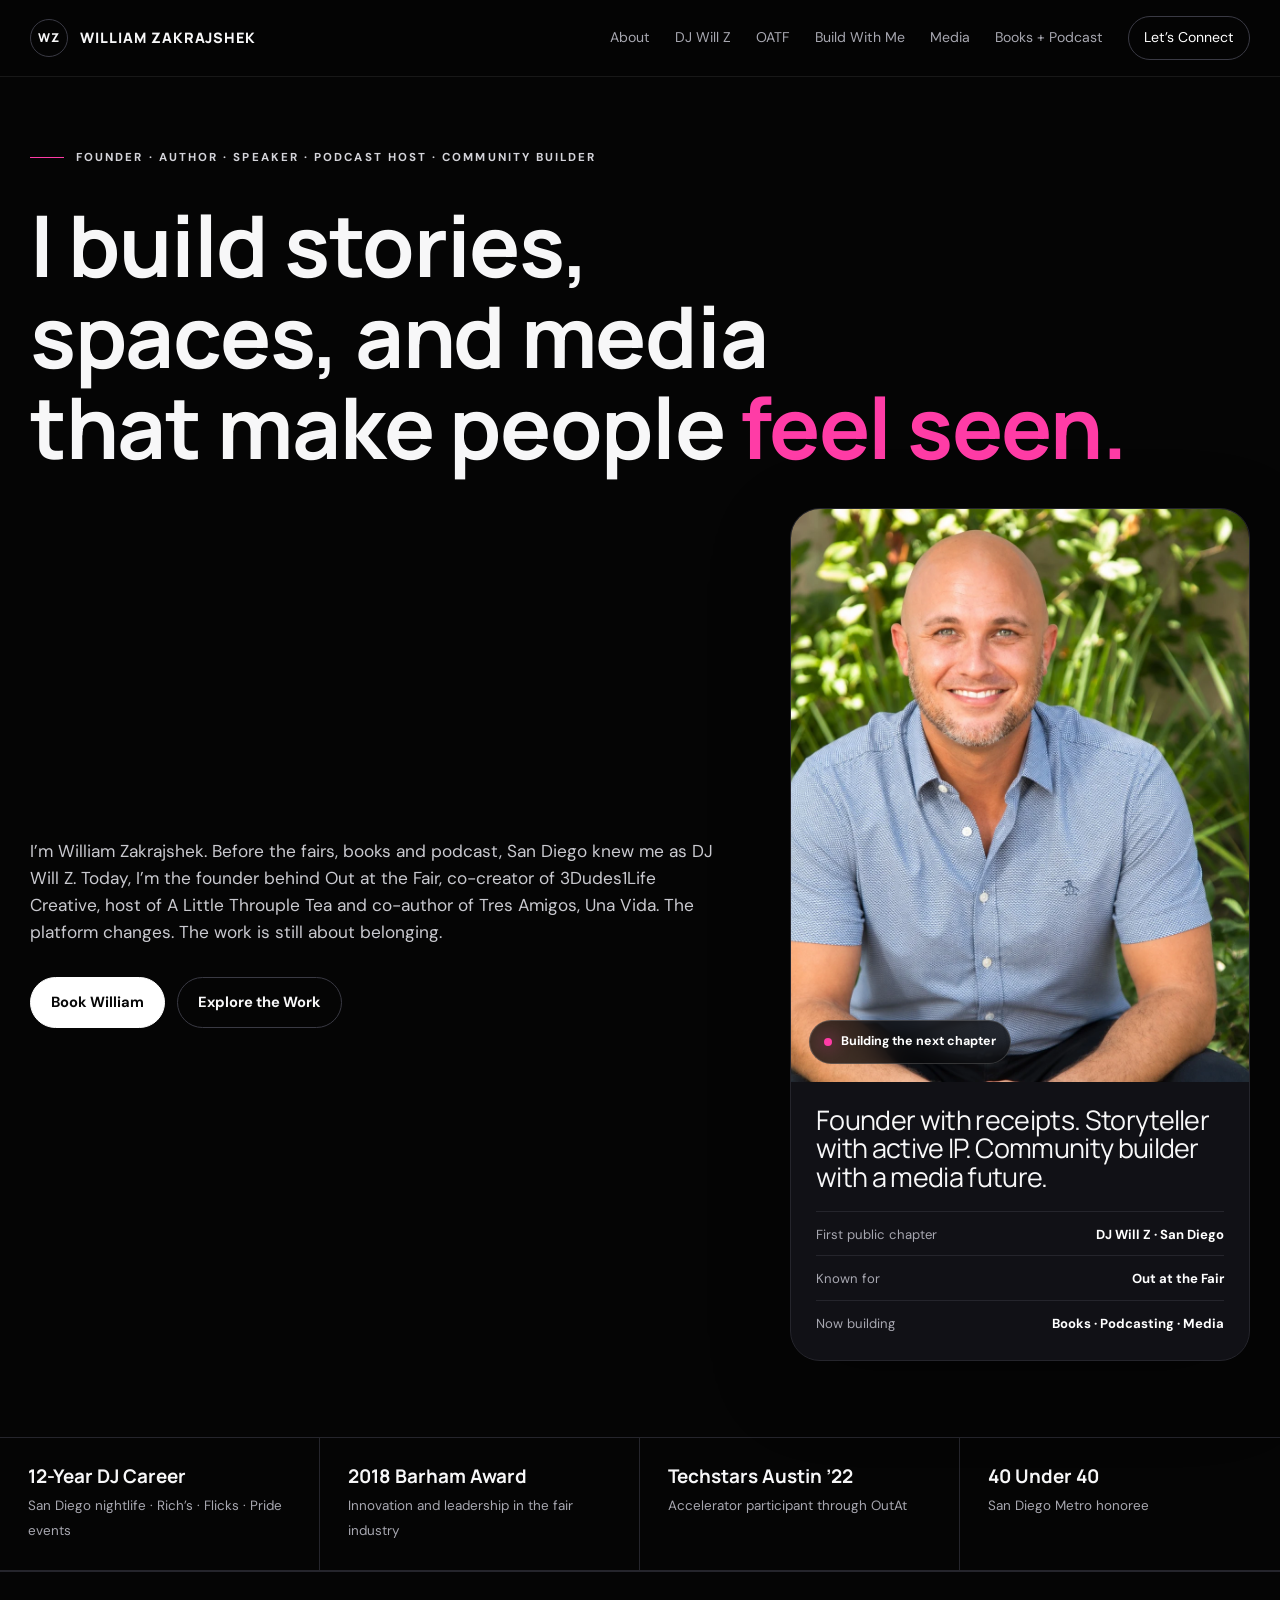
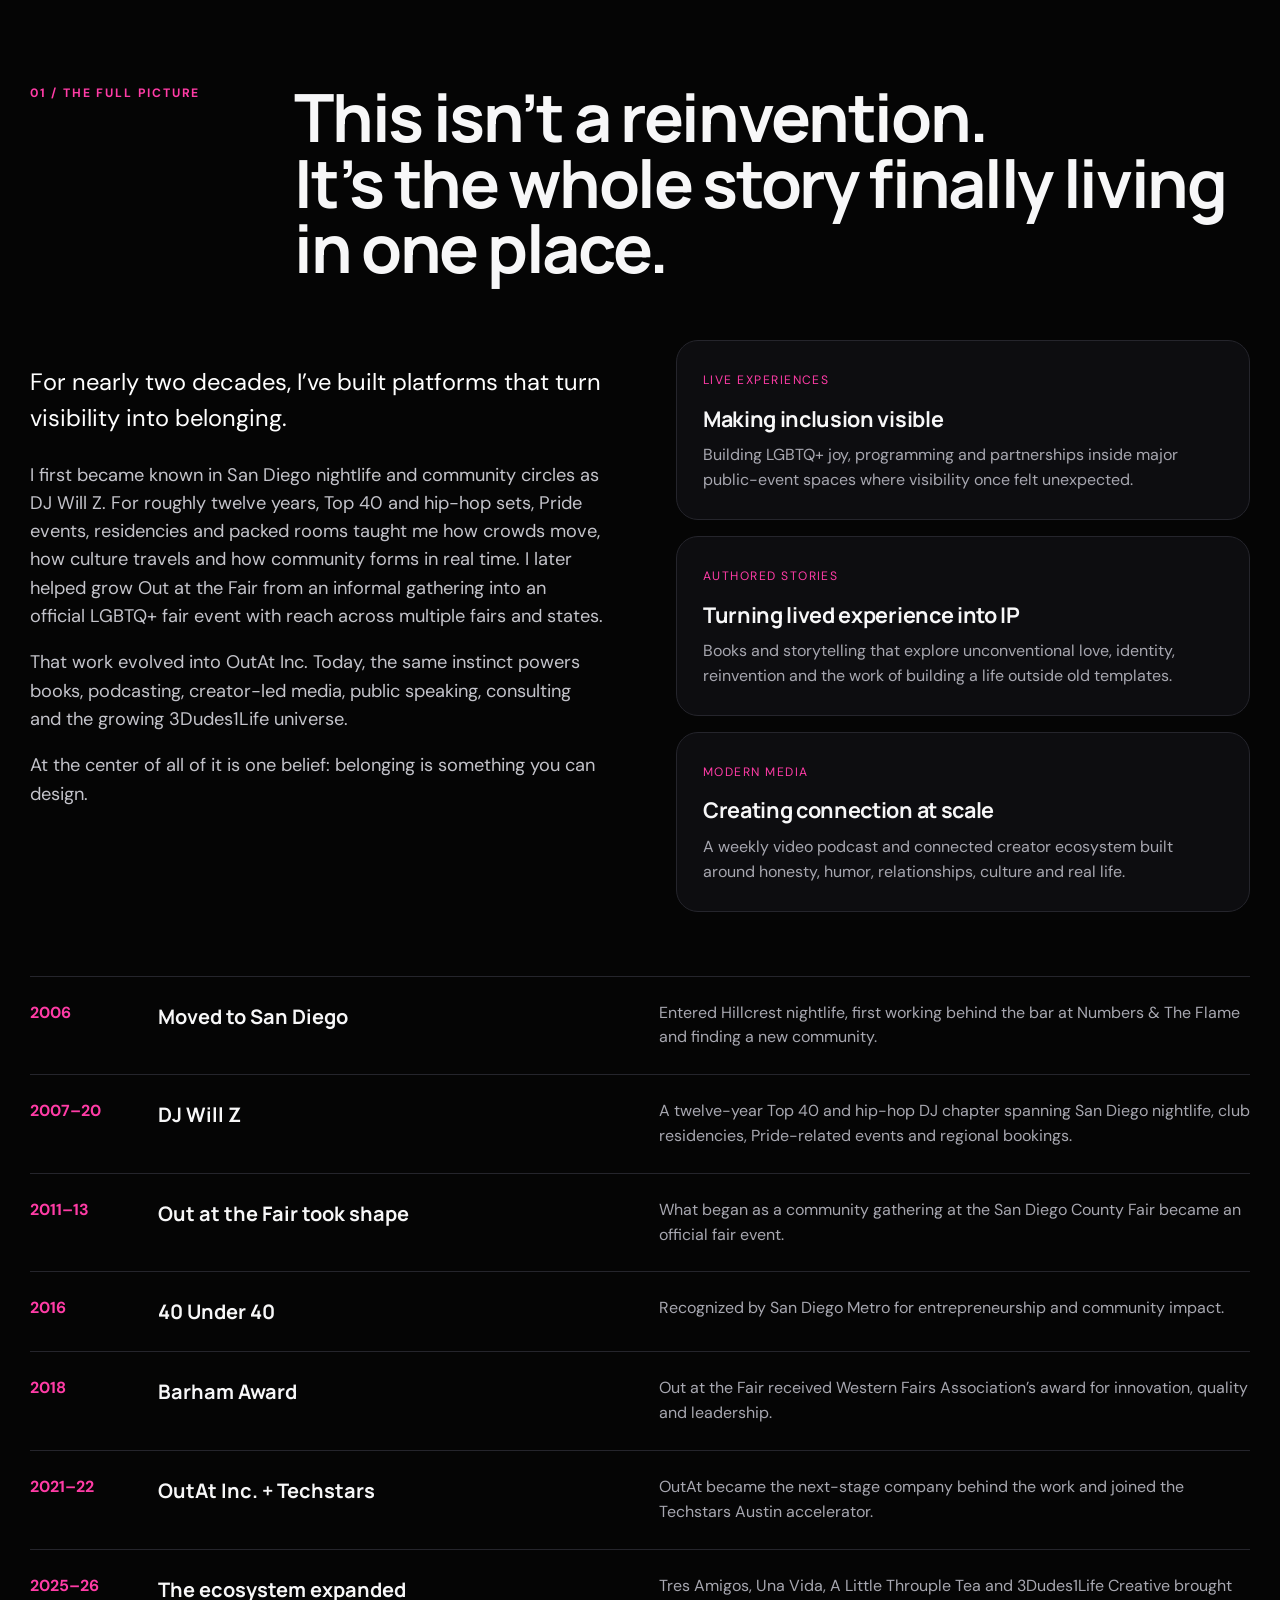
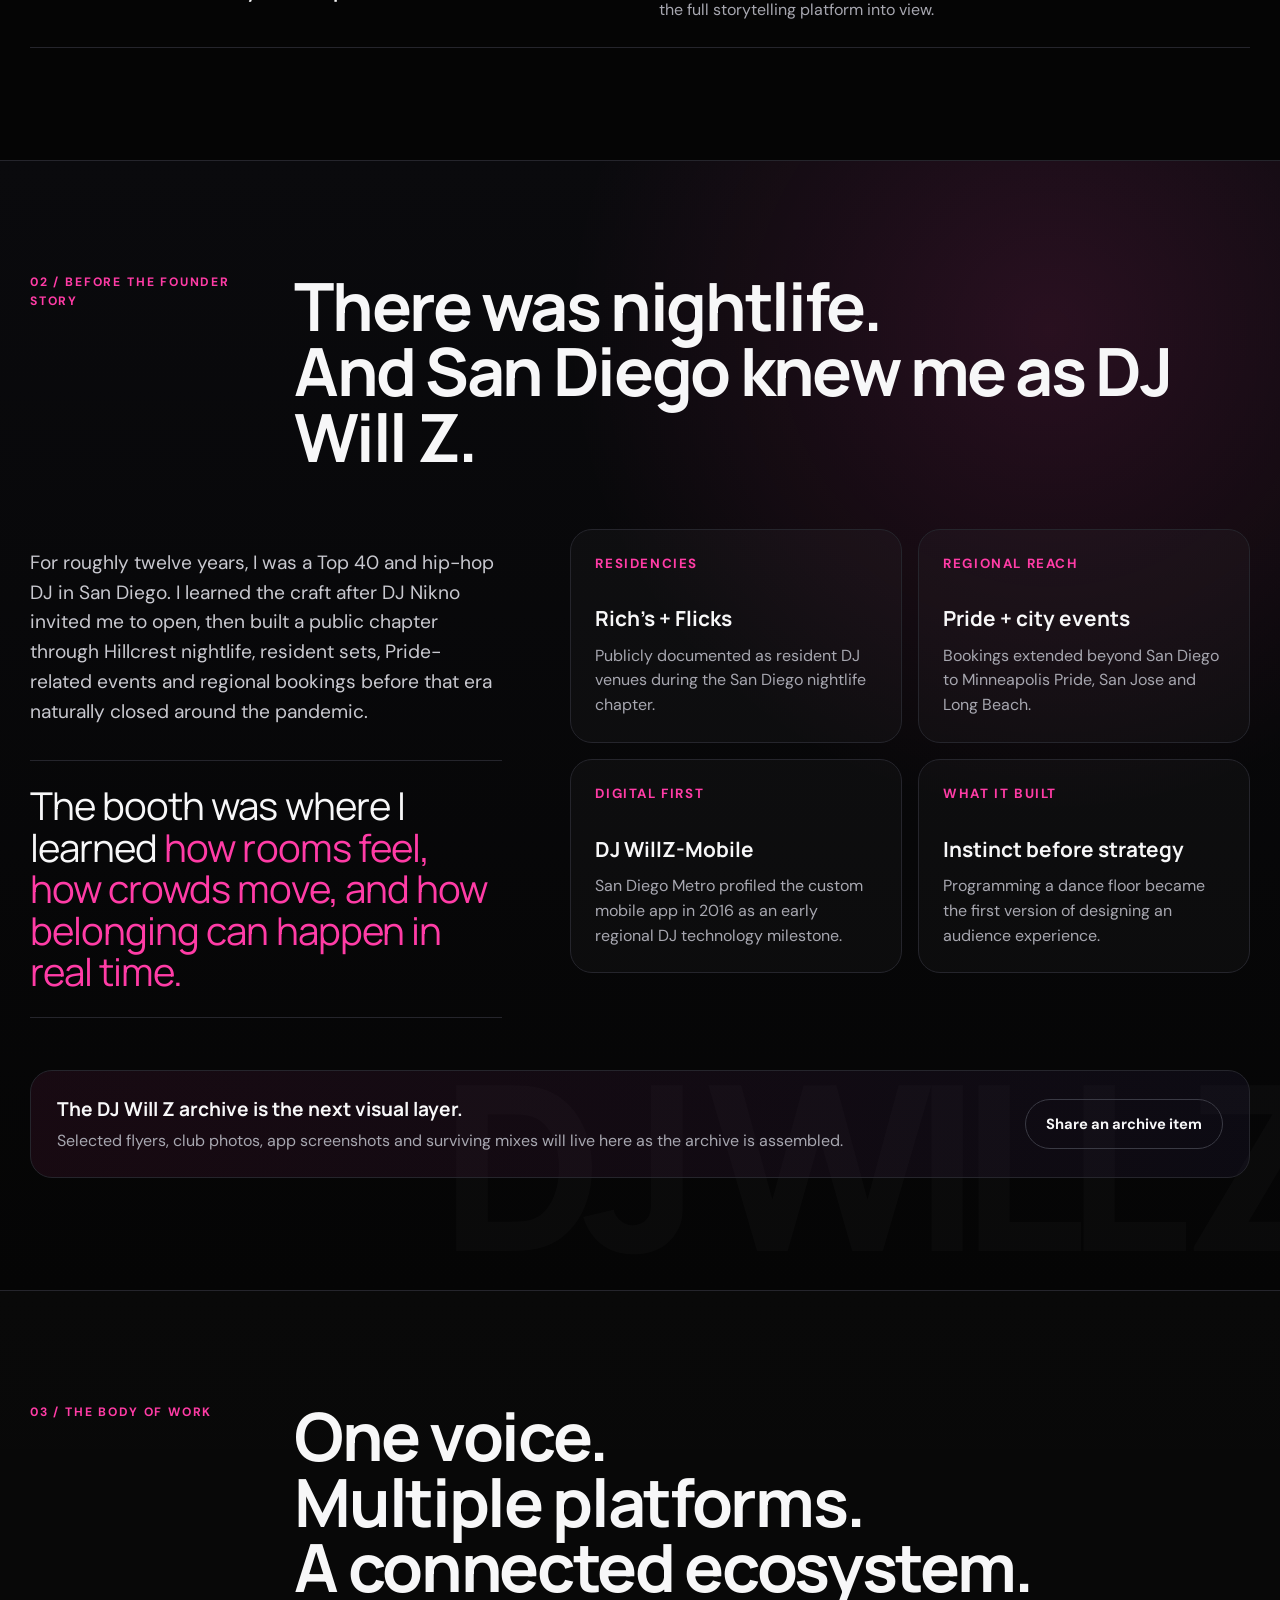
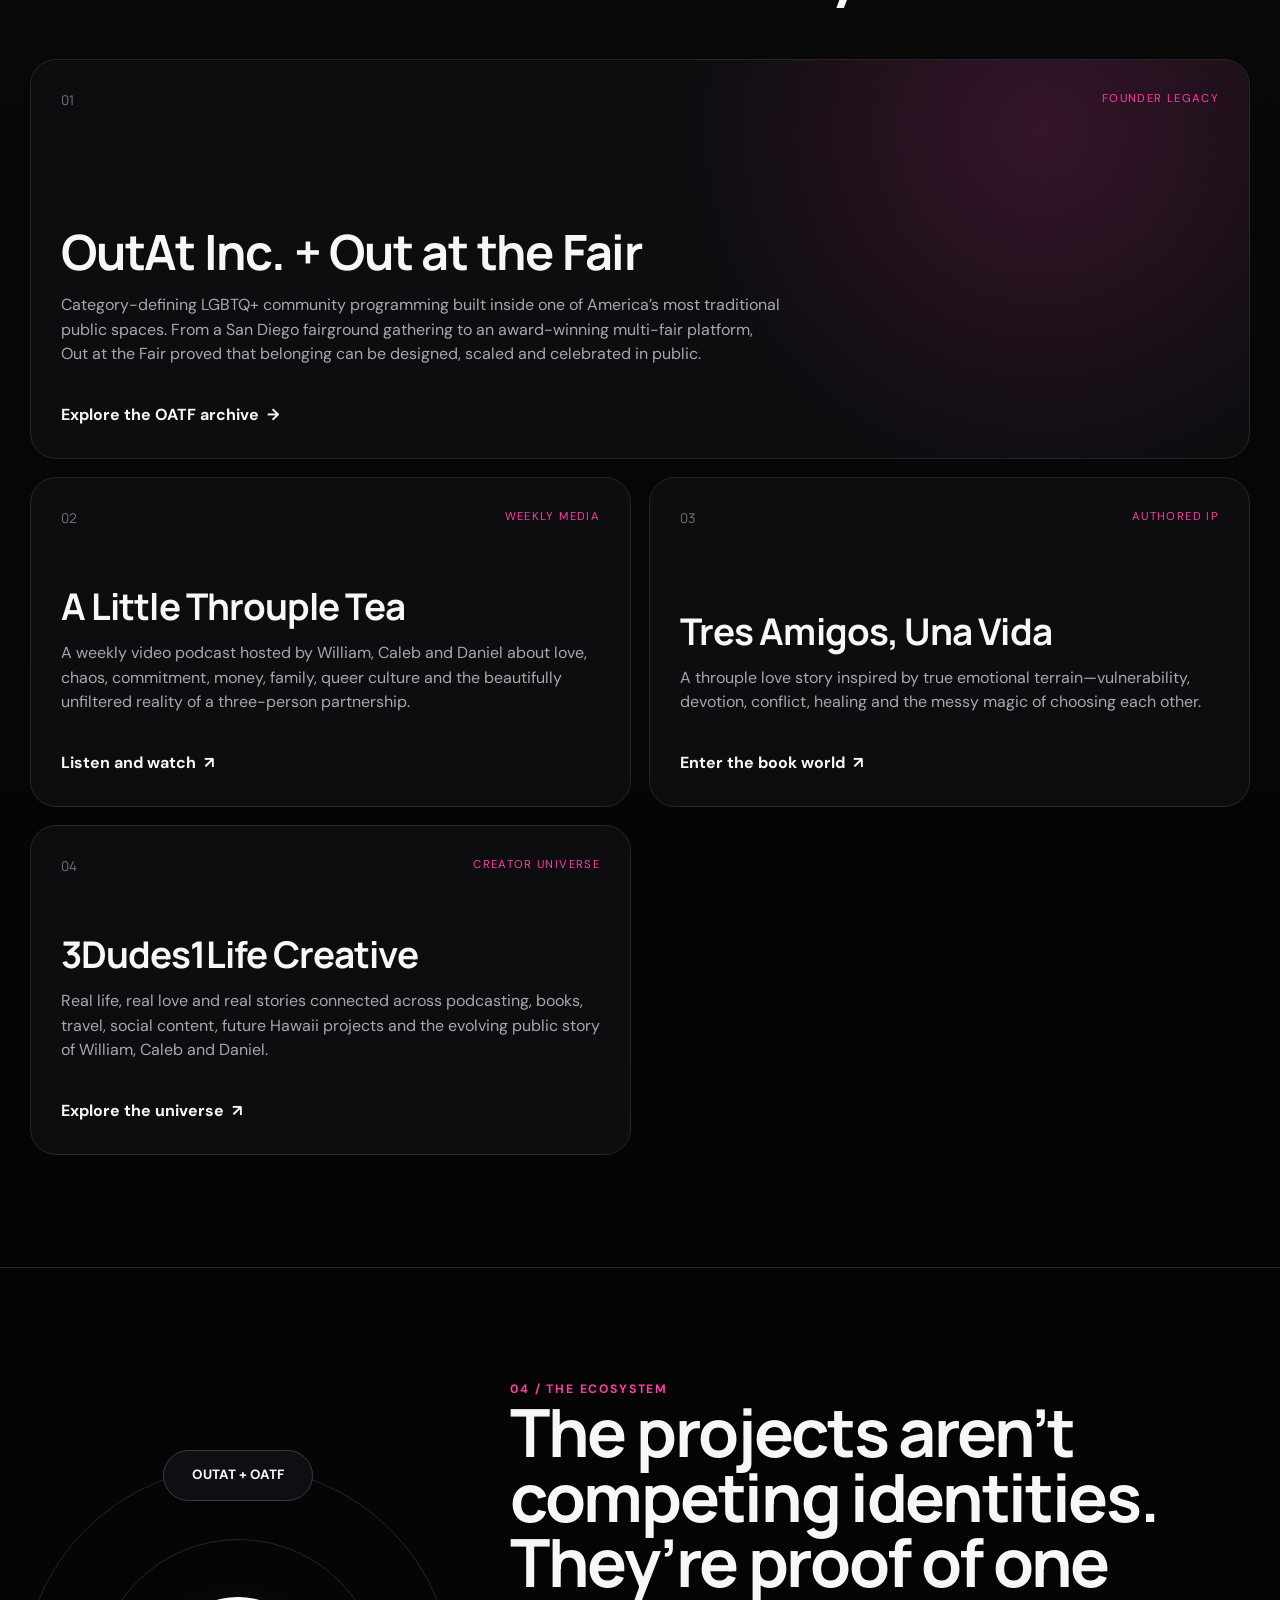
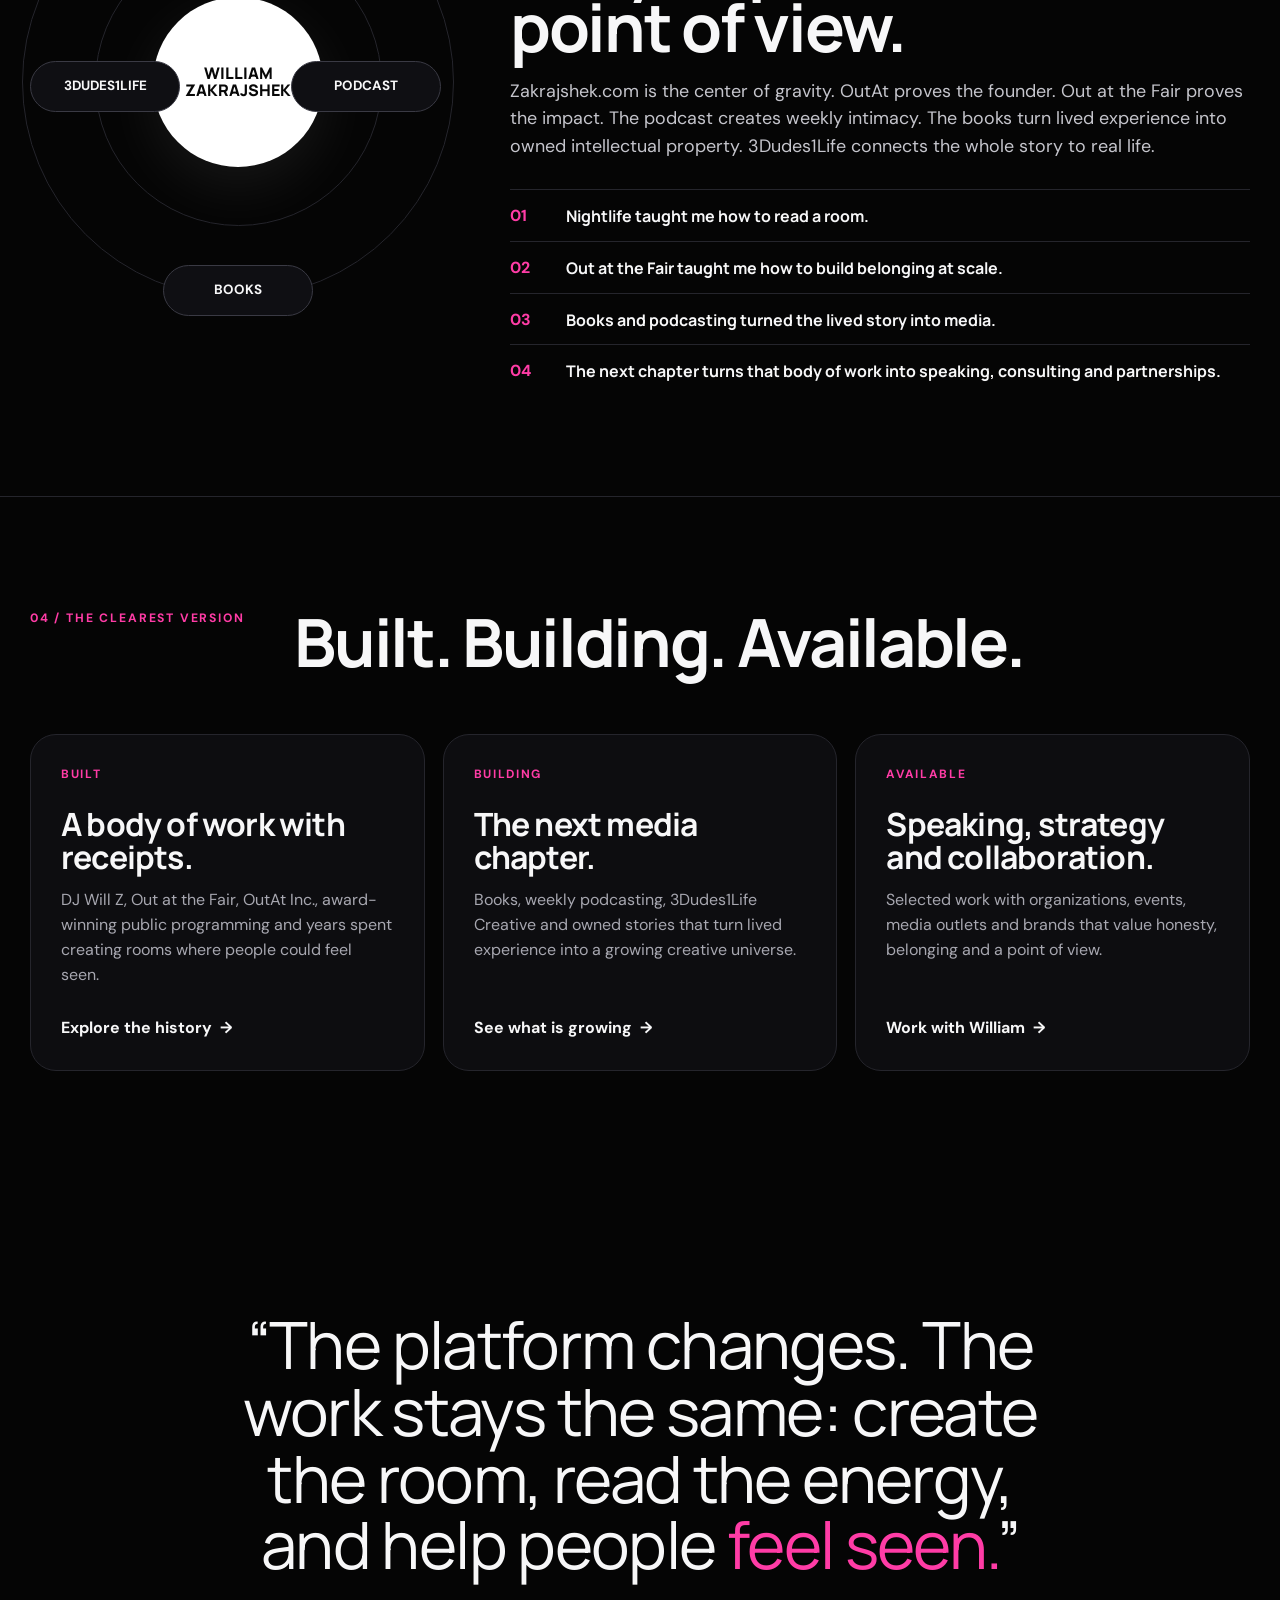
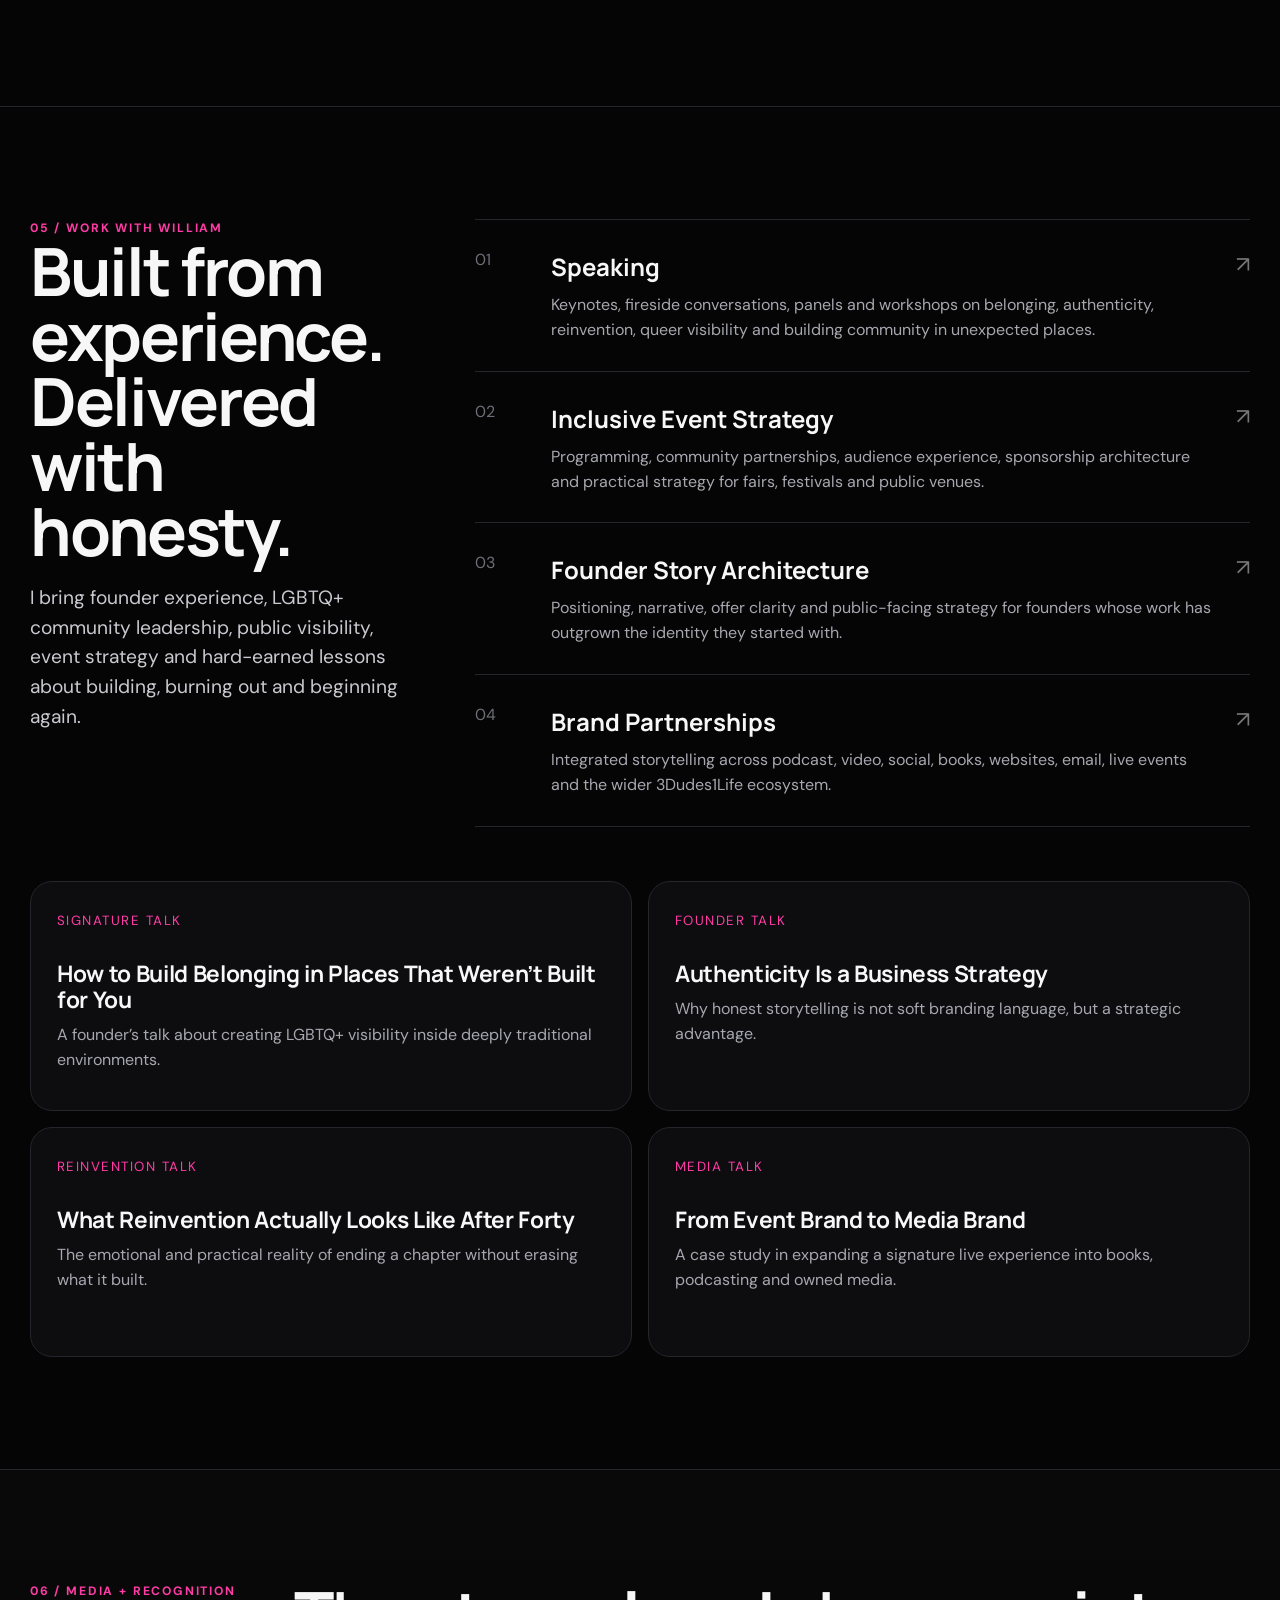
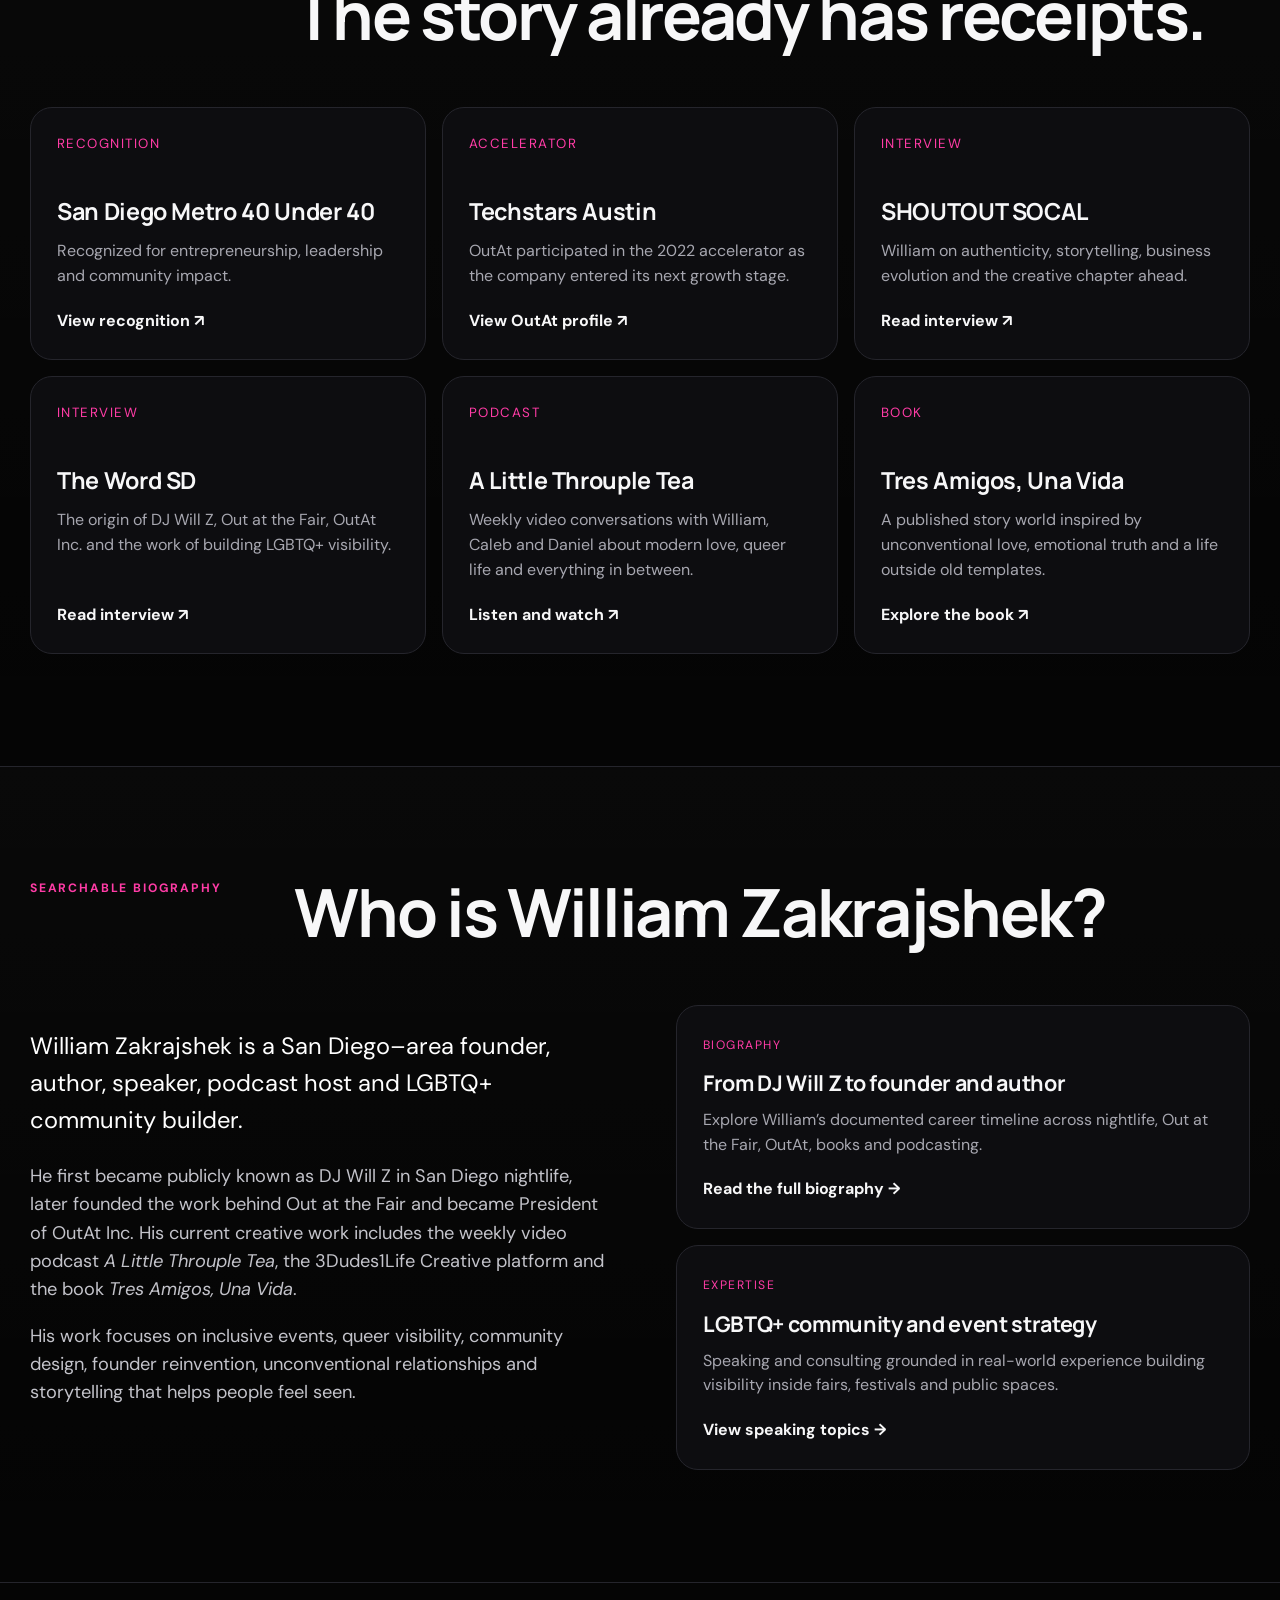
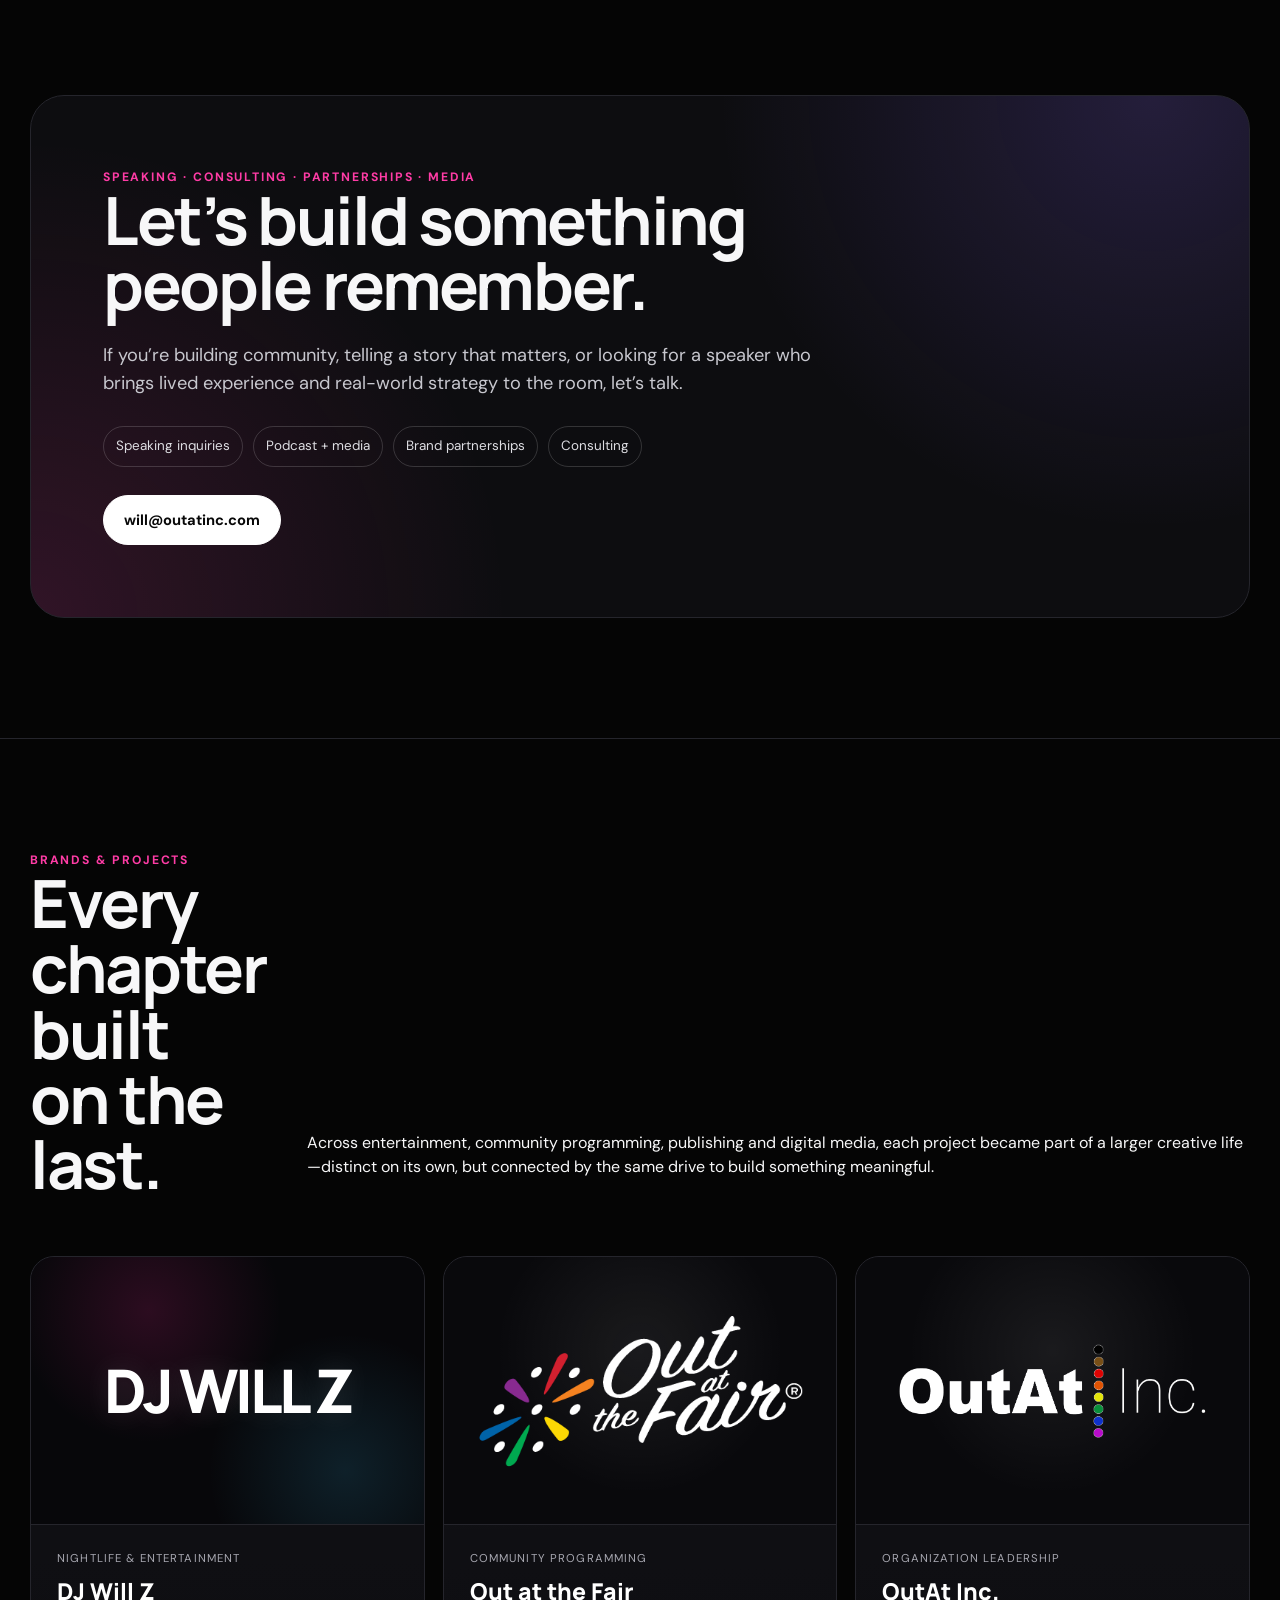
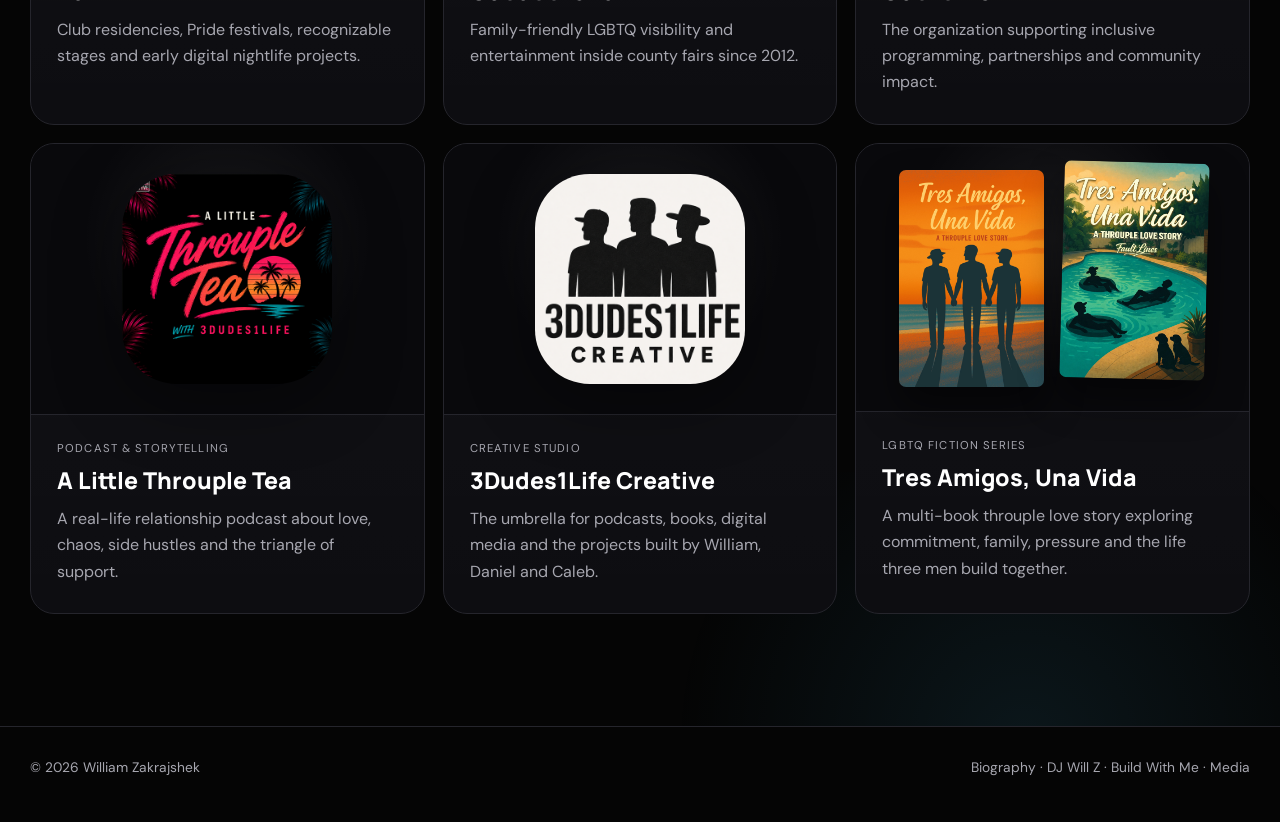
<file: index.html>
<!DOCTYPE html>

<html lang="en">
<head>
<meta charset="utf-8"/>
<meta content="width=device-width, initial-scale=1, viewport-fit=cover" name="viewport"/>
<title>William Zakrajshek | Founder, Author, Speaker, DJ Will Z &amp; Community Builder</title>
<meta content="Official website of William Zakrajshek, the San Diego founder and storyteller known as DJ Will Z and for Out at the Fair, OutAt Inc., A Little Throuple Tea, 3Dudes1Life Creative and Tres Amigos, Una Vida." name="description"/>
<meta content="William Zakrajshek" name="author"/>
<meta content="index, follow, max-image-preview:large, max-snippet:-1, max-video-preview:-1" name="robots"/>
<meta content="index, follow" name="googlebot"/>
<link href="https://zakrajshek.com/" rel="canonical"/>
<link href="https://zakrajshek.com/" hreflang="en-us" rel="alternate"/>
<link href="favicon.svg" rel="icon" type="image/svg+xml"/>
<link href="site.webmanifest" rel="manifest"/>
<meta content="#050505" name="theme-color"/>
<meta content="website" property="og:type"/>
<meta content="William Zakrajshek" property="og:site_name"/>
<meta content="en_US" property="og:locale"/>
<meta content="William Zakrajshek | Founder, Author, Speaker, DJ Will Z &amp; Community Builder" property="og:title"/>
<meta content="Official website of William Zakrajshek, the San Diego founder and storyteller known as DJ Will Z and for Out at the Fair, OutAt Inc., A Little Throuple Tea, 3Dudes1Life Creative and Tres Amigos, Una Vida." property="og:description"/>
<meta content="https://zakrajshek.com/" property="og:url"/>
<meta name="twitter:card" content="summary_large_image"/>
<meta content="William Zakrajshek | Founder, Author, Speaker, DJ Will Z &amp; Community Builder" name="twitter:title"/>
<meta content="Official website of William Zakrajshek, the San Diego founder and storyteller known as DJ Will Z and for Out at the Fair, OutAt Inc., A Little Throuple Tea, 3Dudes1Life Creative and Tres Amigos, Una Vida." name="twitter:description"/>
<link href="https://fonts.googleapis.com" rel="preconnect"/>
<link crossorigin="" href="https://fonts.gstatic.com" rel="preconnect"/>
<link href="https://fonts.googleapis.com/css2?family=DM+Sans:wght@400;500;600;700&amp;family=Manrope:wght@500;600;700;800&amp;display=swap" rel="stylesheet"/>
<script type="application/ld+json">{"@context":"https://schema.org","@graph":[{"@type":"WebPage","@id":"https://zakrajshek.com/#webpage","url":"https://zakrajshek.com/","name":"William Zakrajshek | Founder, Author, Speaker, DJ Will Z & Community Builder","description":"Official website of William Zakrajshek, the San Diego founder and storyteller known as DJ Will Z and for Out at the Fair, OutAt Inc., A Little Throuple Tea, 3Dudes1Life Creative and Tres Amigos, Una Vida.","isPartOf":{"@id":"https://zakrajshek.com/#website"},"about":{"@id":"https://zakrajshek.com/#william-zakrajshek"},"inLanguage":"en-US","dateModified":"2026-07-14"},{"@type":"Person","@id":"https://zakrajshek.com/#william-zakrajshek","name":"William Zakrajshek","alternateName":["Will Zakrajshek","DJ Will Z"],"url":"https://zakrajshek.com/","description":"Founder, author, speaker, podcast host and LGBTQ+ community builder known for DJ Will Z, Out at the Fair, OutAt Inc., A Little Throuple Tea, 3Dudes1Life Creative and Tres Amigos, Una Vida.","jobTitle":["Founder","Author","Speaker","Podcast Host","Community Builder"],"homeLocation":{"@type":"Place","name":"San Diego County, California"},"knowsAbout":["LGBTQ+ community building","inclusive event strategy","founder reinvention","storytelling","podcasting","San Diego nightlife","fair and festival programming","brand partnerships"],"worksFor":{"@type":"Organization","@id":"https://www.outatinc.com/#organization","name":"OutAt Inc.","url":"https://www.outatinc.com/"},"sameAs":["https://www.outatinc.com/","https://www.outatthefair.com/","https://3dudes1lifecreative.com/","https://throupletea.com/","https://www.tresamigosunavida.com/","https://podcasts.apple.com/us/podcast/a-little-throuple-tea-gay-throuple-podcast-3dudes1life/id1837237399","https://shoutoutla.com/meet-william-zakrajshek-ceo/","https://shoutoutsocal.com/meet-william-zakrajshek-ceo-co-author/","https://thewordsd.news/out-at-the-fair-a-chat-with-william-zakrajshek/","https://www.sandiegometro.com/2016/09/40-40-awards-2016/"]},{"@type":"WebSite","@id":"https://zakrajshek.com/#website","url":"https://zakrajshek.com/","name":"William Zakrajshek","alternateName":"Zakrajshek.com","publisher":{"@id":"https://zakrajshek.com/#william-zakrajshek"}},{"@type":"ProfilePage","@id":"https://zakrajshek.com/#profile-page","url":"https://zakrajshek.com/","mainEntity":{"@id":"https://zakrajshek.com/#william-zakrajshek"}},{"@type":"BreadcrumbList","@id":"https://zakrajshek.com/#breadcrumb","itemListElement":[{"@type":"ListItem","position":1,"name":"Home","item":"https://zakrajshek.com/"}]}]}</script>
<link href="/assets/site.css?v=7.2" rel="stylesheet"/><meta content="dark" name="color-scheme"/><meta content="telephone=no" name="format-detection"/><meta content="yes" name="apple-mobile-web-app-capable"/><meta content="black-translucent" name="apple-mobile-web-app-status-bar-style"/><meta content="William Z" name="apple-mobile-web-app-title"/><meta property="og:image" content="https://zakrajshek.com/assets/og-home.jpg"/><meta property="og:image:width" content="1200"/><meta property="og:image:height" content="630"/><meta property="og:image:alt" content="William Zakrajshek — Founder, Builder and Mentor"/><meta name="twitter:image" content="https://zakrajshek.com/assets/og-home.jpg"/><meta name="twitter:image:alt" content="William Zakrajshek — Founder, Builder and Mentor"/><link href="/assets/apple-touch-icon.png" rel="apple-touch-icon"/><link as="style" href="/assets/site.css?v=7.2" rel="preload"/><meta content="strict-origin-when-cross-origin" name="referrer"/>  <meta property="og:image:type" content="image/jpeg"/>
</head>
<body><a class="skip-link" href="#main-content">Skip to main content</a>
<header>
<div class="wrap nav">
<a aria-label="William Zakrajshek home" class="brand" href="index.html"><span class="brand-mark">WZ</span><span class="brand-name">WILLIAM ZAKRAJSHEK</span></a>
<nav aria-label="Primary navigation" class="desktop-links">
<a href="about.html">About</a><a href="dj-will-z.html">DJ Will Z</a><a href="out-at-the-fair.html">OATF</a><a href="speaking.html">Build With Me</a><a href="media.html">Media</a><a href="books-podcast.html">Books + Podcast</a><a class="nav-cta" href="index.html#contact">Let’s Connect</a>
</nav>
<button aria-controls="mobile-navigation" aria-expanded="false" aria-label="Open navigation menu" class="menu-button" type="button">Menu</button>
</div>
</header>
<nav aria-hidden="true" aria-label="Mobile navigation" class="mobile-menu" id="mobile-navigation">
<a href="about.html">About <span>01</span></a>
<a href="dj-will-z.html">DJ Will Z <span>02</span></a>
<a href="out-at-the-fair.html">Out at the Fair <span>03</span></a>
<a href="speaking.html">Build With Me <span>04</span></a>
<a href="media.html">Media <span>05</span></a>
<a href="books-podcast.html">Books + Podcast <span>06</span></a>
<a class="mobile-cta" href="index.html#contact">Let’s Connect</a>
</nav>
<main id="main-content">
<section class="hero">
<div class="wrap">
<div class="hero-shell">
<div class="hero-eyebrow reveal">Founder · Author · Speaker · Podcast Host · Community Builder</div>
<h1 class="hero-title reveal">
<span class="line">I build stories,</span>
<span class="line">spaces, and media</span>
<span class="line">that make people <span class="accent">feel seen.</span></span>
</h1>
<div class="hero-bottom">
<div class="hero-copy-block">
<p class="hero-copy reveal">I’m William Zakrajshek. Before the fairs, books and podcast, San Diego knew me as DJ Will Z. Today, I’m the founder behind Out at the Fair, co-creator of 3Dudes1Life Creative, host of A Little Throuple Tea and co-author of Tres Amigos, Una Vida. The platform changes. The work is still about belonging.</p>
<div class="hero-actions reveal">
<a class="btn btn-primary" href="#speaking">Book William</a>
<a class="btn btn-secondary" href="#work">Explore the Work</a>
</div>
</div>
<aside aria-label="William Zakrajshek profile" class="hero-card reveal">
<figure class="hero-photo-wrap">
<picture>
<source srcset="assets/media/press-headshot-primary.webp" type="image/webp"/>
<img alt="William Zakrajshek smiling outdoors in a blue shirt" class="profile-photo profile-photo-hero" decoding="async" fetchpriority="high" height="1254" src="assets/media/press-headshot-primary.jpg" width="1254"/>
</picture>
<figcaption class="hero-photo-badge"><span class="dot"></span>Building the next chapter</figcaption>
</figure>
<div class="hero-card-content">
<div class="hero-card-title">Founder with receipts. Storyteller with active IP. Community builder with a media future.</div>
<div class="hero-card-list">
<div><span>First public chapter</span><strong>DJ Will Z · San Diego</strong></div>
<div><span>Known for</span><strong>Out at the Fair</strong></div>
<div><span>Now building</span><strong>Books · Podcasting · Media</strong></div>
</div>
</div>
</aside>
</div>
</div>
</div>
</section>
<div class="proof">
<div><strong>12-Year DJ Career</strong><span>San Diego nightlife · Rich’s · Flicks · Pride events</span></div>
<div><strong>2018 Barham Award</strong><span>Innovation and leadership in the fair industry</span></div>
<div><strong>Techstars Austin ’22</strong><span>Accelerator participant through OutAt</span></div>
<div><strong>40 Under 40</strong><span>San Diego Metro honoree</span></div>
</div>
<section class="section" id="story">
<div class="wrap">
<div class="section-head">
<div class="kicker reveal">01 / The full picture</div>
<h2 class="reveal">This isn’t a reinvention.<br/>It’s the whole story finally living in one place.</h2>
</div>
<div class="story-grid">
<div class="story-copy reveal">
<p>For nearly two decades, I’ve built platforms that turn visibility into belonging.</p>
<p>I first became known in San Diego nightlife and community circles as DJ Will Z. For roughly twelve years, Top 40 and hip-hop sets, Pride events, residencies and packed rooms taught me how crowds move, how culture travels and how community forms in real time. I later helped grow Out at the Fair from an informal gathering into an official LGBTQ+ fair event with reach across multiple fairs and states.</p>
<p>That work evolved into OutAt Inc. Today, the same instinct powers books, podcasting, creator-led media, public speaking, consulting and the growing 3Dudes1Life universe.</p>
<p>At the center of all of it is one belief: belonging is something you can design.</p>
</div>
<div class="story-cards">
<article class="story-card reveal"><span>Live experiences</span><h3>Making inclusion visible</h3><p>Building LGBTQ+ joy, programming and partnerships inside major public-event spaces where visibility once felt unexpected.</p></article>
<article class="story-card reveal"><span>Authored stories</span><h3>Turning lived experience into IP</h3><p>Books and storytelling that explore unconventional love, identity, reinvention and the work of building a life outside old templates.</p></article>
<article class="story-card reveal"><span>Modern media</span><h3>Creating connection at scale</h3><p>A weekly video podcast and connected creator ecosystem built around honesty, humor, relationships, culture and real life.</p></article>
</div>
</div>
<div aria-label="Career timeline" class="timeline reveal">
<div class="timeline-item"><time>2006</time><h3>Moved to San Diego</h3><p>Entered Hillcrest nightlife, first working behind the bar at Numbers &amp; The Flame and finding a new community.</p></div>
<div class="timeline-item"><time>2007–20</time><h3>DJ Will Z</h3><p>A twelve-year Top 40 and hip-hop DJ chapter spanning San Diego nightlife, club residencies, Pride-related events and regional bookings.</p></div>
<div class="timeline-item"><time>2011–13</time><h3>Out at the Fair took shape</h3><p>What began as a community gathering at the San Diego County Fair became an official fair event.</p></div>
<div class="timeline-item"><time>2016</time><h3>40 Under 40</h3><p>Recognized by San Diego Metro for entrepreneurship and community impact.</p></div>
<div class="timeline-item"><time>2018</time><h3>Barham Award</h3><p>Out at the Fair received Western Fairs Association’s award for innovation, quality and leadership.</p></div>
<div class="timeline-item"><time>2021–22</time><h3>OutAt Inc. + Techstars</h3><p>OutAt became the next-stage company behind the work and joined the Techstars Austin accelerator.</p></div>
<div class="timeline-item"><time>2025–26</time><h3>The ecosystem expanded</h3><p>Tres Amigos, Una Vida, A Little Throuple Tea and 3Dudes1Life Creative brought the full storytelling platform into view.</p></div>
</div>
</div>
</section>
<section class="section dj-stage" id="dj-will-z">
<div class="wrap">
<div class="section-head">
<div class="kicker reveal">02 / Before the founder story</div>
<h2 class="reveal">There was nightlife.<br/>And San Diego knew me as DJ Will Z.</h2>
</div>
<div class="dj-grid">
<div class="reveal">
<p class="dj-intro">For roughly twelve years, I was a Top 40 and hip-hop DJ in San Diego. I learned the craft after DJ Nikno invited me to open, then built a public chapter through Hillcrest nightlife, resident sets, Pride-related events and regional bookings before that era naturally closed around the pandemic.</p>
<div class="dj-pullquote">The booth was where I learned <em>how rooms feel, how crowds move, and how belonging can happen in real time.</em></div>
</div>
<div class="dj-facts">
<article class="dj-fact reveal"><small>Residencies</small><h3>Rich’s + Flicks</h3><p>Publicly documented as resident DJ venues during the San Diego nightlife chapter.</p></article>
<article class="dj-fact reveal"><small>Regional reach</small><h3>Pride + city events</h3><p>Bookings extended beyond San Diego to Minneapolis Pride, San Jose and Long Beach.</p></article>
<article class="dj-fact reveal"><small>Digital first</small><h3>DJ WillZ-Mobile</h3><p>San Diego Metro profiled the custom mobile app in 2016 as an early regional DJ technology milestone.</p></article>
<article class="dj-fact reveal"><small>What it built</small><h3>Instinct before strategy</h3><p>Programming a dance floor became the first version of designing an audience experience.</p></article>
</div>
</div>
<div class="archive-note reveal">
<div><strong>The DJ Will Z archive is the next visual layer.</strong><p>Selected flyers, club photos, app screenshots and surviving mixes will live here as the archive is assembled.</p></div>
<a class="btn btn-secondary" href="mailto:will@outatinc.com?subject=DJ%20Will%20Z%20Archive">Share an archive item</a>
</div>
</div>
</section>
<section class="section section-soft" id="work">
<div class="wrap">
<div class="section-head">
<div class="kicker reveal">03 / The body of work</div>
<h2 class="reveal">One voice.<br/>Multiple platforms.<br/>A connected ecosystem.</h2>
</div>
<div class="work-grid">
<article class="work-card feature reveal">
<div class="work-top"><span class="num">01</span><span class="tag">Founder legacy</span></div>
<div>
<h3>OutAt Inc. + Out at the Fair</h3>
<p>Category-defining LGBTQ+ community programming built inside one of America’s most traditional public spaces. From a San Diego fairground gathering to an award-winning multi-fair platform, Out at the Fair proved that belonging can be designed, scaled and celebrated in public.</p>
<a class="work-link" href="out-at-the-fair.html">Explore the OATF archive <span>→</span></a>
</div>
</article>
<article class="work-card reveal">
<div class="work-top"><span class="num">02</span><span class="tag">Weekly media</span></div>
<div>
<h3>A Little Throuple Tea</h3>
<p>A weekly video podcast hosted by William, Caleb and Daniel about love, chaos, commitment, money, family, queer culture and the beautifully unfiltered reality of a three-person partnership.</p>
<a class="work-link" href="https://throupletea.com/" rel="noopener noreferrer" target="_blank">Listen and watch <span>↗</span></a>
</div>
</article>
<article class="work-card reveal">
<div class="work-top"><span class="num">03</span><span class="tag">Authored IP</span></div>
<div>
<h3>Tres Amigos, Una Vida</h3>
<p>A throuple love story inspired by true emotional terrain—vulnerability, devotion, conflict, healing and the messy magic of choosing each other.</p>
<a class="work-link" href="https://www.tresamigosunavida.com/" rel="noopener noreferrer" target="_blank">Enter the book world <span>↗</span></a>
</div>
</article>
<article class="work-card reveal">
<div class="work-top"><span class="num">04</span><span class="tag">Creator universe</span></div>
<div>
<h3>3Dudes1Life Creative</h3>
<p>Real life, real love and real stories connected across podcasting, books, travel, social content, future Hawaii projects and the evolving public story of William, Caleb and Daniel.</p>
<a class="work-link" href="https://3dudes1lifecreative.com/" rel="noopener noreferrer" target="_blank">Explore the universe <span>↗</span></a>
</div>
</article>
</div>
</div>
</section>
<section class="section">
<div class="wrap ecosystem">
<div aria-label="William Zakrajshek brand ecosystem" class="orbit reveal">
<div class="orbit-center">WILLIAM<br/>ZAKRAJSHEK</div>
<div class="orbit-node n1">OUTAT + OATF</div>
<div class="orbit-node n2">PODCAST</div>
<div class="orbit-node n3">BOOKS</div>
<div class="orbit-node n4">3DUDES1LIFE</div>
</div>
<div class="ecosystem-copy">
<div class="kicker reveal">04 / The ecosystem</div>
<h2 class="reveal">The projects aren’t competing identities. They’re proof of one point of view.</h2>
<p class="reveal">Zakrajshek.com is the center of gravity. OutAt proves the founder. Out at the Fair proves the impact. The podcast creates weekly intimacy. The books turn lived experience into owned intellectual property. 3Dudes1Life connects the whole story to real life.</p>
<div class="ecosystem-list reveal">
<div><span>01</span><strong>Nightlife taught me how to read a room.</strong></div>
<div><span>02</span><strong>Out at the Fair taught me how to build belonging at scale.</strong></div>
<div><span>03</span><strong>Books and podcasting turned the lived story into media.</strong></div>
<div><span>04</span><strong>The next chapter turns that body of work into speaking, consulting and partnerships.</strong></div>
</div>
</div>
</div>
</section>
<section class="section chapter-section" id="chapters"><div class="wrap"><div class="section-head"><div class="kicker reveal">04 / The clearest version</div><h2 class="reveal">Built. Building. Available.</h2></div><div class="chapter-grid"><article class="chapter-card reveal"><span>Built</span><h3>A body of work with receipts.</h3><p>DJ Will Z, Out at the Fair, OutAt Inc., award-winning public programming and years spent creating rooms where people could feel seen.</p><a class="work-link" href="about.html">Explore the history <span>→</span></a></article><article class="chapter-card reveal"><span>Building</span><h3>The next media chapter.</h3><p>Books, weekly podcasting, 3Dudes1Life Creative and owned stories that turn lived experience into a growing creative universe.</p><a class="work-link" href="books-podcast.html">See what is growing <span>→</span></a></article><article class="chapter-card reveal"><span>Available</span><h3>Speaking, strategy and collaboration.</h3><p>Selected work with organizations, events, media outlets and brands that value honesty, belonging and a point of view.</p><a class="work-link" href="speaking.html">Work with William <span>→</span></a></article></div></div></section><section class="quote">
<div class="wrap"><blockquote class="reveal">“The platform changes. The work stays the same: create the room, read the energy, and help people <em>feel seen.</em>”</blockquote></div>
</section>
<section class="section" id="speaking">
<div class="wrap">
<div class="services">
<div>
<div class="kicker reveal">05 / Work with William</div>
<h2 class="reveal">Built from experience. Delivered with honesty.</h2>
<p class="lede reveal">I bring founder experience, LGBTQ+ community leadership, public visibility, event strategy and hard-earned lessons about building, burning out and beginning again.</p>
</div>
<div class="service-list">
<article class="service reveal"><span class="index">01</span><div><h3>Speaking</h3><p>Keynotes, fireside conversations, panels and workshops on belonging, authenticity, reinvention, queer visibility and building community in unexpected places.</p></div><span class="arrow">↗</span></article>
<article class="service reveal"><span class="index">02</span><div><h3>Inclusive Event Strategy</h3><p>Programming, community partnerships, audience experience, sponsorship architecture and practical strategy for fairs, festivals and public venues.</p></div><span class="arrow">↗</span></article>
<article class="service reveal"><span class="index">03</span><div><h3>Founder Story Architecture</h3><p>Positioning, narrative, offer clarity and public-facing strategy for founders whose work has outgrown the identity they started with.</p></div><span class="arrow">↗</span></article>
<article class="service reveal"><span class="index">04</span><div><h3>Brand Partnerships</h3><p>Integrated storytelling across podcast, video, social, books, websites, email, live events and the wider 3Dudes1Life ecosystem.</p></div><span class="arrow">↗</span></article>
</div>
</div>
<div class="talk-grid">
<article class="talk-card reveal"><small>Signature talk</small><h3>How to Build Belonging in Places That Weren’t Built for You</h3><p>A founder’s talk about creating LGBTQ+ visibility inside deeply traditional environments.</p></article>
<article class="talk-card reveal"><small>Founder talk</small><h3>Authenticity Is a Business Strategy</h3><p>Why honest storytelling is not soft branding language, but a strategic advantage.</p></article>
<article class="talk-card reveal"><small>Reinvention talk</small><h3>What Reinvention Actually Looks Like After Forty</h3><p>The emotional and practical reality of ending a chapter without erasing what it built.</p></article>
<article class="talk-card reveal"><small>Media talk</small><h3>From Event Brand to Media Brand</h3><p>A case study in expanding a signature live experience into books, podcasting and owned media.</p></article>
</div>
</div>
</section>
<section class="section section-soft" id="media">
<div class="wrap">
<div class="section-head">
<div class="kicker reveal">06 / Media + recognition</div>
<h2 class="reveal">The story already has receipts.</h2>
</div>
<div class="media-grid">
<article class="media-card reveal"><small>Recognition</small><h3>San Diego Metro 40 Under 40</h3><p>Recognized for entrepreneurship, leadership and community impact.</p><a href="https://www.sandiegometro.com/2016/09/40-40-awards-2016/" rel="noopener noreferrer" target="_blank">View recognition ↗</a></article>
<article class="media-card reveal"><small>Accelerator</small><h3>Techstars Austin</h3><p>OutAt participated in the 2022 accelerator as the company entered its next growth stage.</p><a href="https://www.outatinc.com/aboutus" rel="noopener noreferrer" target="_blank">View OutAt profile ↗</a></article>
<article class="media-card reveal"><small>Interview</small><h3>SHOUTOUT SOCAL</h3><p>William on authenticity, storytelling, business evolution and the creative chapter ahead.</p><a href="https://shoutoutsocal.com/meet-william-zakrajshek-ceo-co-author/" rel="noopener noreferrer" target="_blank">Read interview ↗</a></article>
<article class="media-card reveal"><small>Interview</small><h3>The Word SD</h3><p>The origin of DJ Will Z, Out at the Fair, OutAt Inc. and the work of building LGBTQ+ visibility.</p><a href="https://thewordsd.news/out-at-the-fair-a-chat-with-william-zakrajshek/" rel="noopener noreferrer" target="_blank">Read interview ↗</a></article>
<article class="media-card reveal"><small>Podcast</small><h3>A Little Throuple Tea</h3><p>Weekly video conversations with William, Caleb and Daniel about modern love, queer life and everything in between.</p><a href="https://throupletea.com/" rel="noopener noreferrer" target="_blank">Listen and watch ↗</a></article>
<article class="media-card reveal"><small>Book</small><h3>Tres Amigos, Una Vida</h3><p>A published story world inspired by unconventional love, emotional truth and a life outside old templates.</p><a href="https://www.tresamigosunavida.com/" rel="noopener noreferrer" target="_blank">Explore the book ↗</a></article>
</div>
</div>
</section>
<section class="section section-soft" id="who-is-william-zakrajshek">
<div class="wrap">
<div class="section-head">
<div class="kicker reveal">Searchable biography</div>
<h2 class="reveal">Who is William Zakrajshek?</h2>
</div>
<div class="story-grid">
<div class="story-copy reveal">
<p>William Zakrajshek is a San Diego–area founder, author, speaker, podcast host and LGBTQ+ community builder.</p>
<p>He first became publicly known as DJ Will Z in San Diego nightlife, later founded the work behind Out at the Fair and became President of OutAt Inc. His current creative work includes the weekly video podcast <em>A Little Throuple Tea</em>, the 3Dudes1Life Creative platform and the book <em>Tres Amigos, Una Vida</em>.</p>
<p>His work focuses on inclusive events, queer visibility, community design, founder reinvention, unconventional relationships and storytelling that helps people feel seen.</p>
</div>
<div class="story-cards">
<article class="story-card reveal"><span>Biography</span><h3>From DJ Will Z to founder and author</h3><p>Explore William’s documented career timeline across nightlife, Out at the Fair, OutAt, books and podcasting.</p><a class="work-link" href="about.html">Read the full biography →</a></article>
<article class="story-card reveal"><span>Expertise</span><h3>LGBTQ+ community and event strategy</h3><p>Speaking and consulting grounded in real-world experience building visibility inside fairs, festivals and public spaces.</p><a class="work-link" href="speaking.html">View speaking topics →</a></article>
</div>
</div>
</div>
</section><section class="section contact" id="contact">
<div class="wrap">
<div class="contact-panel reveal">
<div class="kicker">Speaking · Consulting · Partnerships · Media</div>
<h2>Let’s build something people remember.</h2>
<p>If you’re building community, telling a story that matters, or looking for a speaker who brings lived experience and real-world strategy to the room, let’s talk.</p>
<div class="contact-types"><span>Speaking inquiries</span><span>Podcast + media</span><span>Brand partnerships</span><span>Consulting</span></div>
<a class="btn btn-primary" href="mailto:will@outatinc.com">will@outatinc.com</a>
</div>
</div>
</section>
</main>

<section class="section brand-archive" id="brands-projects">
  <div class="wrap">
    <div class="section-head brand-archive-head">
      <div>
        <div class="kicker">Brands &amp; projects</div>
        <h2>Every chapter built on the last.</h2>
      </div>
      <p>Across entertainment, community programming, publishing and digital media, each project became part of a larger creative life—distinct on its own, but connected by the same drive to build something meaningful.</p>
    </div>

    <div class="brand-archive-grid">
      <a class="brand-card brand-card-dj" href="/dj-will-z.html">
        <div class="brand-card-visual brand-card-wordmark">
          <span>DJ WILL Z</span>
        </div>
        <div class="brand-card-copy">
          <span class="brand-type">Nightlife &amp; entertainment</span>
          <h3>DJ Will Z</h3>
          <p>Club residencies, Pride festivals, recognizable stages and early digital nightlife projects.</p>
        </div>
      </a>

      <a class="brand-card" href="/about.html#out-at-the-fair">
        <div class="brand-card-visual">
          <img src="/assets/media/brands/out-at-the-fair.png" alt="Out at the Fair logo" loading="lazy">
        </div>
        <div class="brand-card-copy">
          <span class="brand-type">Community programming</span>
          <h3>Out at the Fair</h3>
          <p>Family-friendly LGBTQ visibility and entertainment inside county fairs since 2012.</p>
        </div>
      </a>

      <a class="brand-card" href="/about.html#outat-inc">
        <div class="brand-card-visual brand-card-dark-logo">
          <img src="/assets/media/brands/outat-inc.png" alt="OutAt Inc. logo" loading="lazy">
        </div>
        <div class="brand-card-copy">
          <span class="brand-type">Organization leadership</span>
          <h3>OutAt Inc.</h3>
          <p>The organization supporting inclusive programming, partnerships and community impact.</p>
        </div>
      </a>

      <a class="brand-card" href="/books-podcast.html#podcast">
        <div class="brand-card-visual brand-card-app-logo">
          <img src="/assets/media/brands/throuple-tea.png" alt="A Little Throuple Tea podcast logo" loading="lazy">
        </div>
        <div class="brand-card-copy">
          <span class="brand-type">Podcast &amp; storytelling</span>
          <h3>A Little Throuple Tea</h3>
          <p>A real-life relationship podcast about love, chaos, side hustles and the triangle of support.</p>
        </div>
      </a>

      <a class="brand-card" href="/books-podcast.html#creative">
        <div class="brand-card-visual brand-card-app-logo">
          <img src="/assets/media/brands/3dudes1life.png" alt="3Dudes1Life Creative logo" loading="lazy">
        </div>
        <div class="brand-card-copy">
          <span class="brand-type">Creative studio</span>
          <h3>3Dudes1Life Creative</h3>
          <p>The umbrella for podcasts, books, digital media and the projects built by William, Daniel and Caleb.</p>
        </div>
      </a>

      <a class="brand-card brand-card-books" href="/books-podcast.html#books">
        <div class="brand-card-visual brand-book-covers">
          <img src="/assets/media/brands/tres-amigos-book-1.jpg" alt="Tres Amigos, Una Vida book one cover" loading="lazy">
          <img src="/assets/media/brands/tres-amigos-book-2.jpg" alt="Tres Amigos, Una Vida: Fault Lines book two cover" loading="lazy">
        </div>
        <div class="brand-card-copy">
          <span class="brand-type">LGBTQ fiction series</span>
          <h3>Tres Amigos, Una Vida</h3>
          <p>A multi-book throuple love story exploring commitment, family, pressure and the life three men build together.</p>
        </div>
      </a>
    </div>
  </div>
</section>

<footer>
<div class="wrap footer-grid">
<span>© <span id="year"></span> William Zakrajshek</span>
<span><a href="about.html">Biography</a> · <a href="dj-will-z.html">DJ Will Z</a> · <a href="speaking.html">Build With Me</a> · <a href="media.html">Media</a></span>
</div>
</footer>
<script defer="True" src="/assets/site.js?v=7.1"></script></body>
</html>
</file>
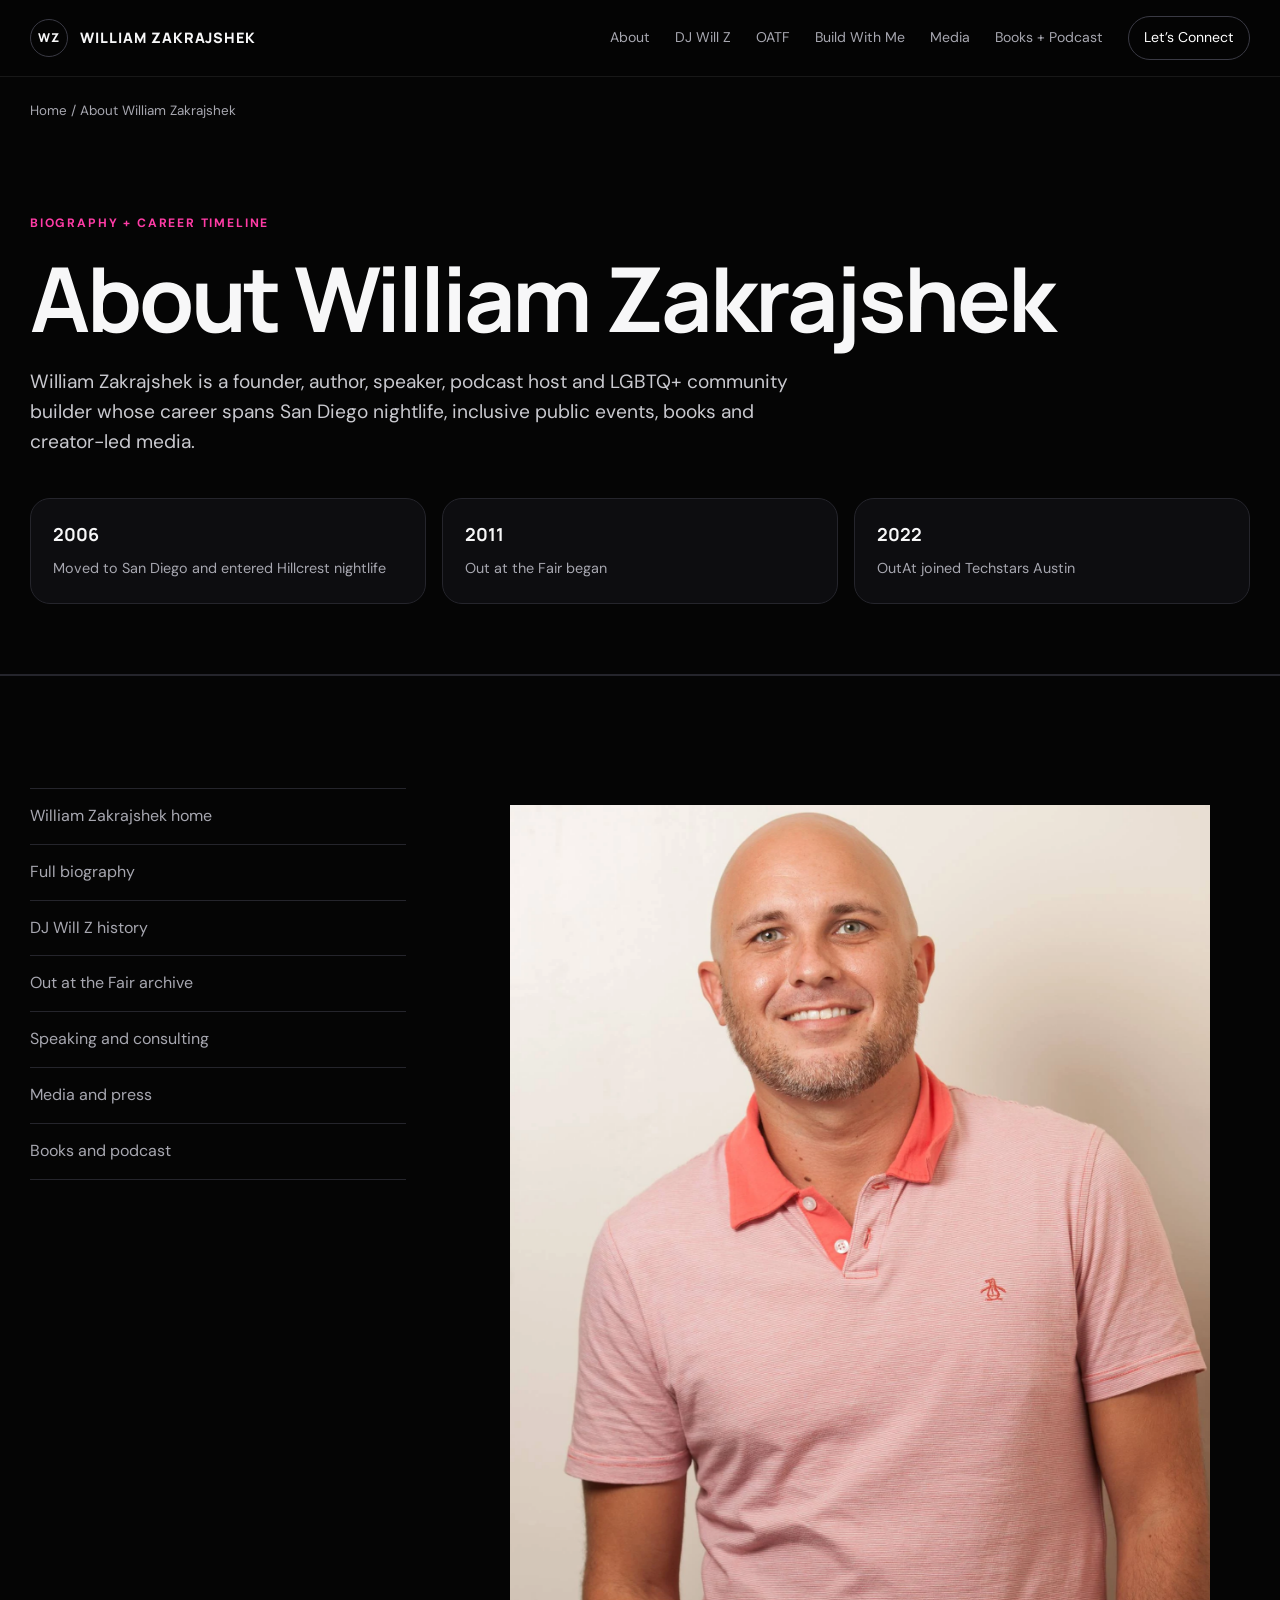
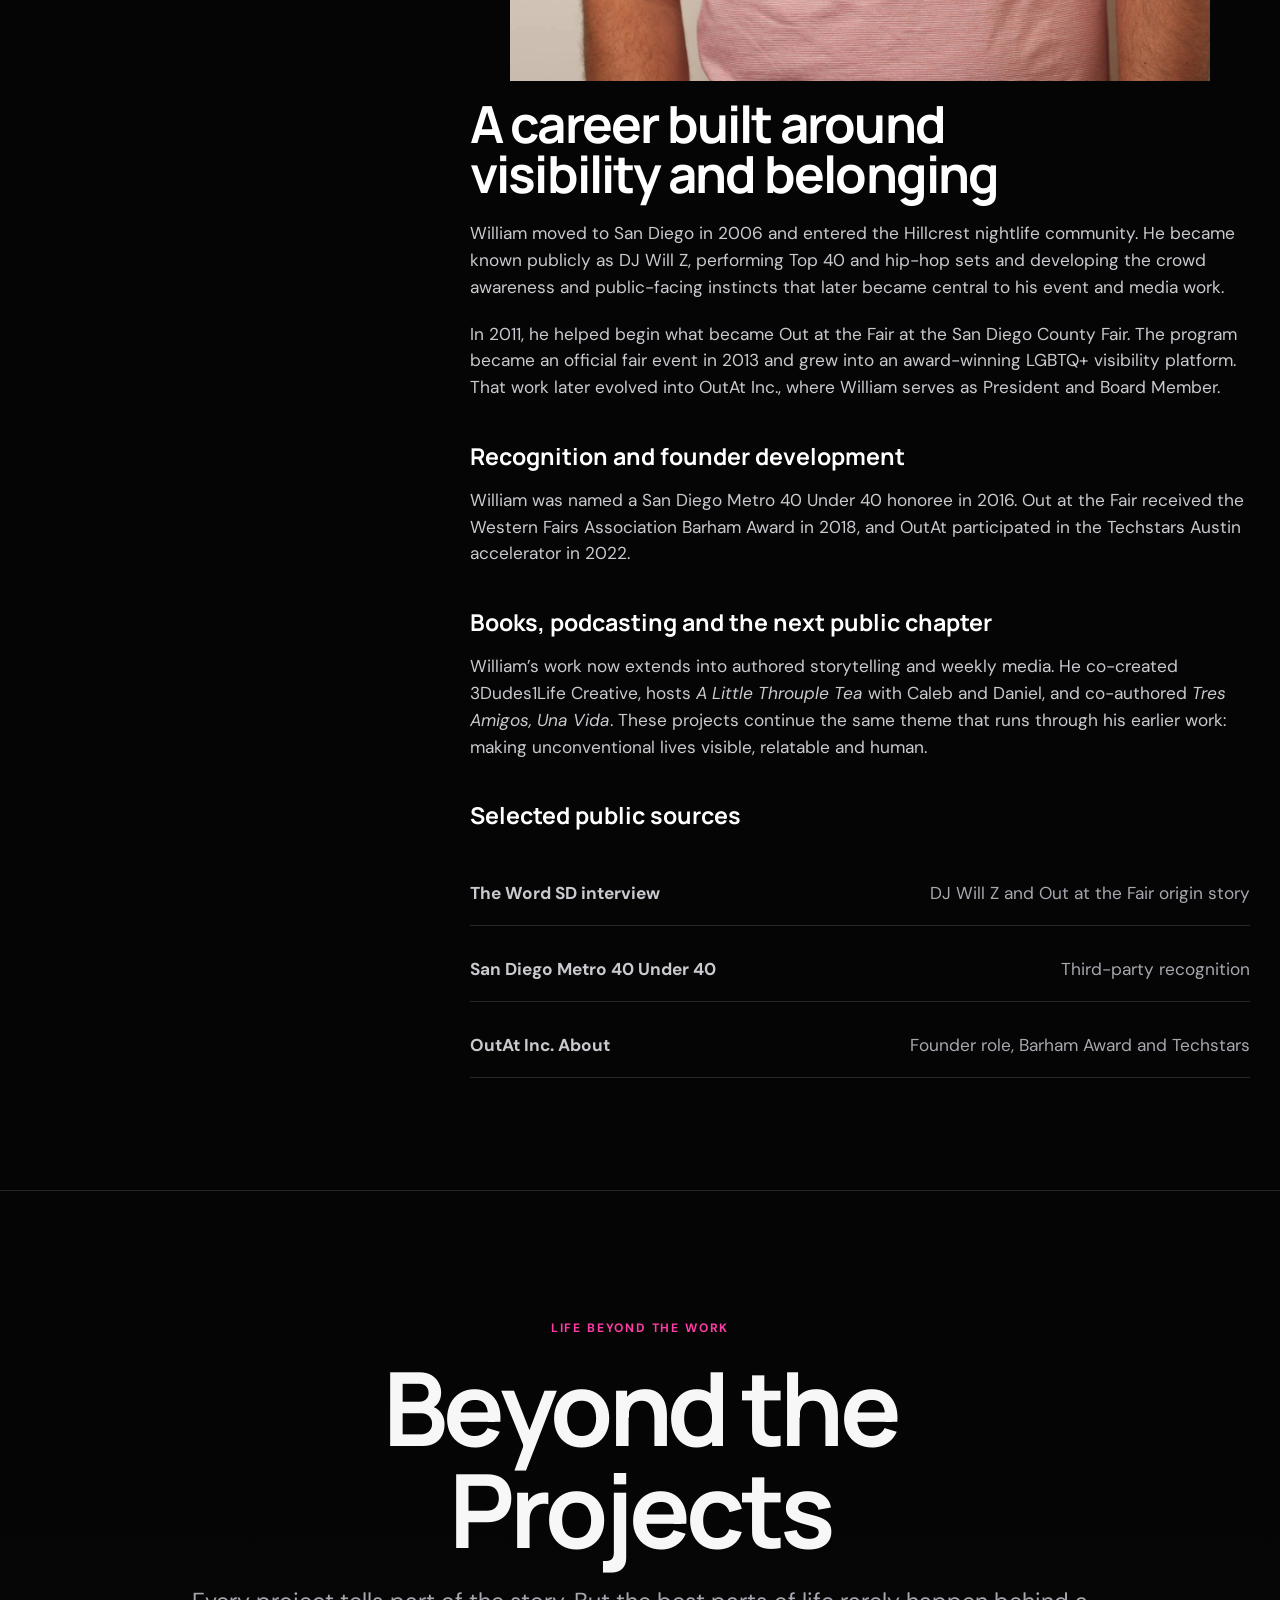
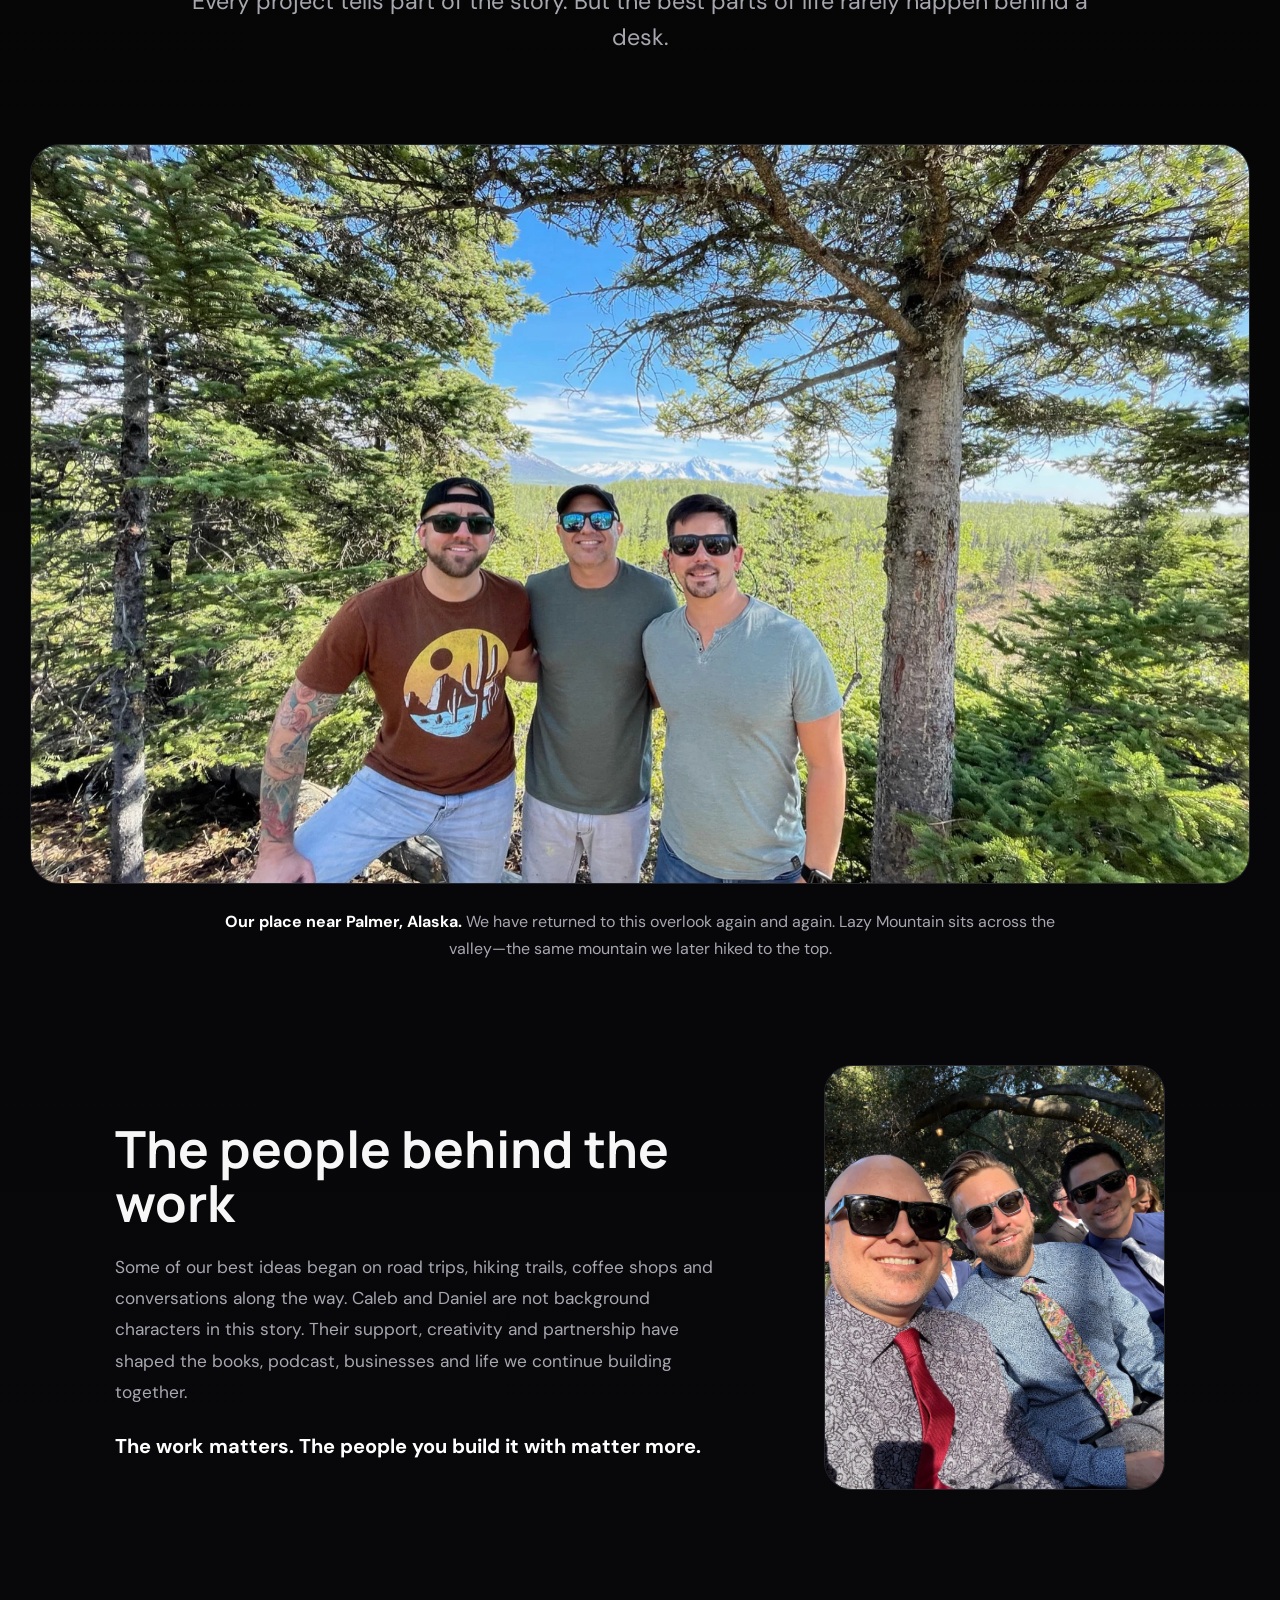
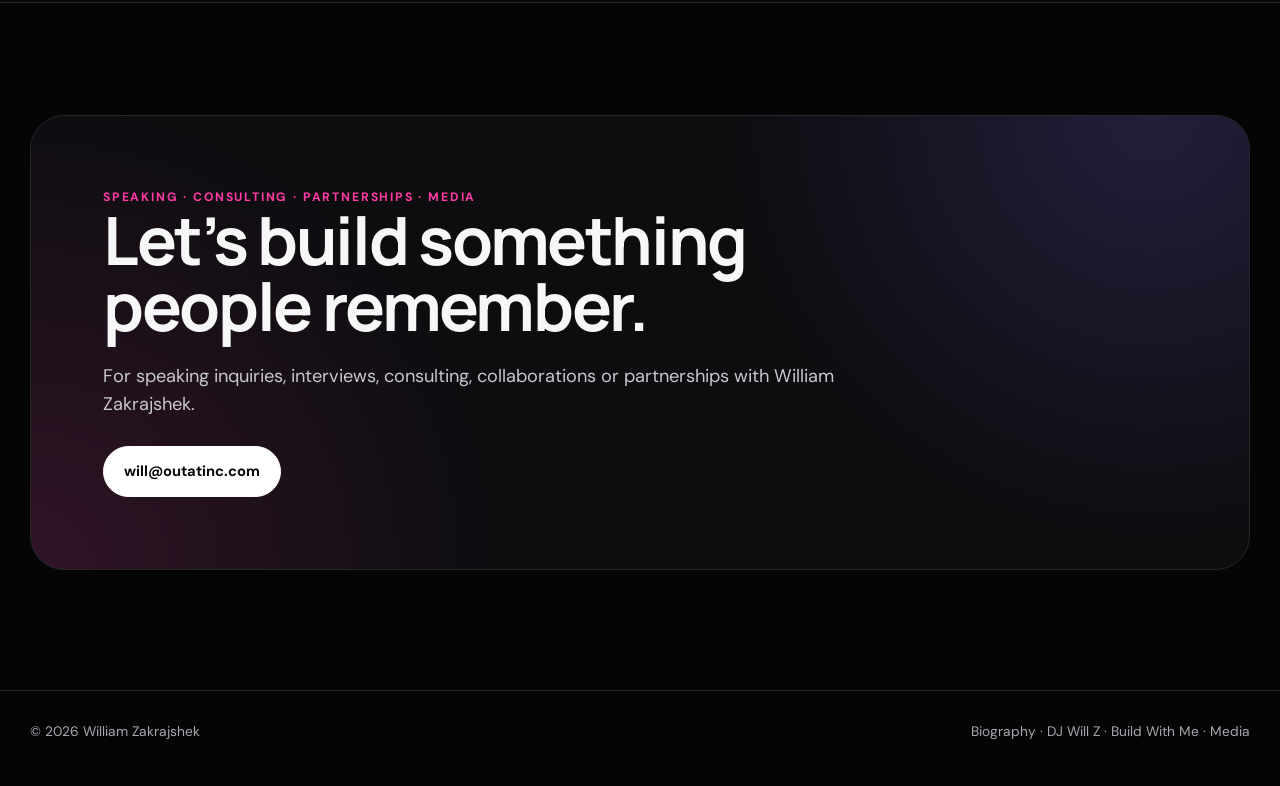
<file: about.html>
<!DOCTYPE html>

<html lang="en">
<head>
<meta charset="utf-8"/>
<meta content="width=device-width, initial-scale=1, viewport-fit=cover" name="viewport"/>
<title>About William Zakrajshek | Biography, Career Timeline &amp; Public Work</title>
<meta content="Read the biography and career timeline of William Zakrajshek, from DJ Will Z and San Diego nightlife to Out at the Fair, OutAt Inc., books, podcasting and speaking." name="description"/>
<meta content="William Zakrajshek" name="author"/>
<meta content="index, follow, max-image-preview:large, max-snippet:-1, max-video-preview:-1" name="robots"/>
<meta content="index, follow" name="googlebot"/>
<link href="https://zakrajshek.com/about.html" rel="canonical"/>
<link href="https://zakrajshek.com/about.html" hreflang="en-us" rel="alternate"/>
<link href="favicon.svg" rel="icon" type="image/svg+xml"/>
<link href="site.webmanifest" rel="manifest"/>
<meta content="#050505" name="theme-color"/>
<meta content="website" property="og:type"/>
<meta content="William Zakrajshek" property="og:site_name"/>
<meta content="en_US" property="og:locale"/>
<meta content="About William Zakrajshek | Biography, Career Timeline &amp; Public Work" property="og:title"/>
<meta content="Read the biography and career timeline of William Zakrajshek, from DJ Will Z and San Diego nightlife to Out at the Fair, OutAt Inc., books, podcasting and speaking." property="og:description"/>
<meta content="https://zakrajshek.com/about.html" property="og:url"/>
<meta name="twitter:card" content="summary_large_image"/>
<meta content="About William Zakrajshek | Biography, Career Timeline &amp; Public Work" name="twitter:title"/>
<meta content="Read the biography and career timeline of William Zakrajshek, from DJ Will Z and San Diego nightlife to Out at the Fair, OutAt Inc., books, podcasting and speaking." name="twitter:description"/>
<link href="https://fonts.googleapis.com" rel="preconnect"/>
<link crossorigin="" href="https://fonts.gstatic.com" rel="preconnect"/>
<link href="https://fonts.googleapis.com/css2?family=DM+Sans:wght@400;500;600;700&amp;family=Manrope:wght@500;600;700;800&amp;display=swap" rel="stylesheet"/>
<script type="application/ld+json">{"@context":"https://schema.org","@graph":[{"@type":"WebPage","@id":"https://zakrajshek.com/about.html#webpage","url":"https://zakrajshek.com/about.html","name":"About William Zakrajshek | Biography, Career Timeline & Public Work","description":"Read the biography and career timeline of William Zakrajshek, from DJ Will Z and San Diego nightlife to Out at the Fair, OutAt Inc., books, podcasting and speaking.","isPartOf":{"@id":"https://zakrajshek.com/#website"},"about":{"@id":"https://zakrajshek.com/#william-zakrajshek"},"inLanguage":"en-US","dateModified":"2026-07-14"},{"@type":"Person","@id":"https://zakrajshek.com/#william-zakrajshek","name":"William Zakrajshek","alternateName":["Will Zakrajshek","DJ Will Z"],"url":"https://zakrajshek.com/","description":"Founder, author, speaker, podcast host and LGBTQ+ community builder known for DJ Will Z, Out at the Fair, OutAt Inc., A Little Throuple Tea, 3Dudes1Life Creative and Tres Amigos, Una Vida.","jobTitle":["Founder","Author","Speaker","Podcast Host","Community Builder"],"homeLocation":{"@type":"Place","name":"San Diego County, California"},"knowsAbout":["LGBTQ+ community building","inclusive event strategy","founder reinvention","storytelling","podcasting","San Diego nightlife","fair and festival programming","brand partnerships"],"worksFor":{"@type":"Organization","@id":"https://www.outatinc.com/#organization","name":"OutAt Inc.","url":"https://www.outatinc.com/"},"sameAs":["https://www.outatinc.com/","https://www.outatthefair.com/","https://3dudes1lifecreative.com/","https://throupletea.com/","https://www.tresamigosunavida.com/","https://podcasts.apple.com/us/podcast/a-little-throuple-tea-gay-throuple-podcast-3dudes1life/id1837237399","https://shoutoutla.com/meet-william-zakrajshek-ceo/","https://shoutoutsocal.com/meet-william-zakrajshek-ceo-co-author/","https://thewordsd.news/out-at-the-fair-a-chat-with-william-zakrajshek/","https://www.sandiegometro.com/2016/09/40-40-awards-2016/"]},{"@type":"BreadcrumbList","itemListElement":[{"@type":"ListItem","position":1,"name":"Home","item":"https://zakrajshek.com/"},{"@type":"ListItem","position":2,"name":"About William Zakrajshek","item":"https://zakrajshek.com/about.html"}]}]}</script>
<link href="/assets/site.css?v=7.2" rel="stylesheet"/><meta content="dark" name="color-scheme"/><meta content="telephone=no" name="format-detection"/><meta content="yes" name="apple-mobile-web-app-capable"/><meta content="black-translucent" name="apple-mobile-web-app-status-bar-style"/><meta content="William Z" name="apple-mobile-web-app-title"/><meta property="og:image" content="https://zakrajshek.com/assets/og-about.jpg"/><meta property="og:image:width" content="1200"/><meta property="og:image:height" content="630"/><meta property="og:image:alt" content="The story behind William Zakrajshek's work"/><meta name="twitter:image" content="https://zakrajshek.com/assets/og-about.jpg"/><meta name="twitter:image:alt" content="The story behind William Zakrajshek's work"/><link href="/assets/apple-touch-icon.png" rel="apple-touch-icon"/><link as="style" href="/assets/site.css?v=7.2" rel="preload"/><meta content="strict-origin-when-cross-origin" name="referrer"/>  <meta property="og:image:type" content="image/jpeg"/>
</head>
<body><a class="skip-link" href="#main-content">Skip to main content</a><header>
<div class="wrap nav">
<a aria-label="William Zakrajshek home" class="brand" href="index.html"><span class="brand-mark">WZ</span><span class="brand-name">WILLIAM ZAKRAJSHEK</span></a>
<nav aria-label="Primary navigation" class="desktop-links">
<a href="about.html">About</a><a href="dj-will-z.html">DJ Will Z</a><a href="out-at-the-fair.html">OATF</a><a href="speaking.html">Build With Me</a><a href="media.html">Media</a><a href="books-podcast.html">Books + Podcast</a><a class="nav-cta" href="index.html#contact">Let’s Connect</a>
</nav>
<button aria-controls="mobile-navigation" aria-expanded="false" aria-label="Open navigation menu" class="menu-button" type="button">Menu</button>
</div>
</header>
<nav aria-hidden="true" aria-label="Mobile navigation" class="mobile-menu" id="mobile-navigation">
<a href="about.html">About <span>01</span></a>
<a href="dj-will-z.html">DJ Will Z <span>02</span></a>
<a href="out-at-the-fair.html">Out at the Fair <span>03</span></a>
<a href="speaking.html">Build With Me <span>04</span></a>
<a href="media.html">Media <span>05</span></a>
<a href="books-podcast.html">Books + Podcast <span>06</span></a>
<a class="mobile-cta" href="index.html#contact">Let’s Connect</a>
</nav>
<main id="main-content">
<div class="wrap breadcrumb"><a href="index.html">Home</a> / About William Zakrajshek</div>
<section class="page-hero"><div class="wrap"><div class="kicker reveal">Biography + career timeline</div><h1 class="reveal">About William Zakrajshek</h1><p class="reveal">William Zakrajshek is a founder, author, speaker, podcast host and LGBTQ+ community builder whose career spans San Diego nightlife, inclusive public events, books and creator-led media.</p><div class="seo-facts"><div class="seo-fact reveal"><strong>2006</strong><span>Moved to San Diego and entered Hillcrest nightlife</span></div><div class="seo-fact reveal"><strong>2011</strong><span>Out at the Fair began</span></div><div class="seo-fact reveal"><strong>2022</strong><span>OutAt joined Techstars Austin</span></div></div></div></section>
<section class="section"><div class="wrap content-grid">
<aside aria-label="On this page" class="side-nav"><a href="index.html">William Zakrajshek home</a><a href="about.html">Full biography</a><a href="dj-will-z.html">DJ Will Z history</a><a href="out-at-the-fair.html">Out at the Fair archive</a><a href="speaking.html">Speaking and consulting</a><a href="media.html">Media and press</a><a href="books-podcast.html">Books and podcast</a></aside>
<article class="content-copy reveal"><figure class="about-photo reveal"><img alt="William Zakrajshek in a coral polo shirt" decoding="async" height="2048" loading="lazy" src="assets/media/press-headshot-secondary.webp" width="1710"/></figure><h2>A career built around visibility and belonging</h2><p>William moved to San Diego in 2006 and entered the Hillcrest nightlife community. He became known publicly as DJ Will Z, performing Top 40 and hip-hop sets and developing the crowd awareness and public-facing instincts that later became central to his event and media work.</p><p>In 2011, he helped begin what became Out at the Fair at the San Diego County Fair. The program became an official fair event in 2013 and grew into an award-winning LGBTQ+ visibility platform. That work later evolved into OutAt Inc., where William serves as President and Board Member.</p><h3>Recognition and founder development</h3><p>William was named a San Diego Metro 40 Under 40 honoree in 2016. Out at the Fair received the Western Fairs Association Barham Award in 2018, and OutAt participated in the Techstars Austin accelerator in 2022.</p><h3>Books, podcasting and the next public chapter</h3><p>William’s work now extends into authored storytelling and weekly media. He co-created 3Dudes1Life Creative, hosts <em>A Little Throuple Tea</em> with Caleb and Daniel, and co-authored <em>Tres Amigos, Una Vida</em>. These projects continue the same theme that runs through his earlier work: making unconventional lives visible, relatable and human.</p><h3>Selected public sources</h3><div class="source-list"><a href="https://thewordsd.news/out-at-the-fair-a-chat-with-william-zakrajshek/" rel="noopener noreferrer" target="_blank">The Word SD interview<span>DJ Will Z and Out at the Fair origin story</span></a><a href="https://www.sandiegometro.com/2016/09/40-40-awards-2016/" rel="noopener noreferrer" target="_blank">San Diego Metro 40 Under 40<span>Third-party recognition</span></a><a href="https://www.outatinc.com/aboutus" rel="noopener noreferrer" target="_blank">OutAt Inc. About<span>Founder role, Barham Award and Techstars</span></a></div></article>
</div></section>
<section class="section beyond-section" id="beyond-the-projects"><div class="wrap">
  <div class="beyond-heading reveal"><div class="kicker">Life beyond the work</div><h2>Beyond the Projects</h2><p>Every project tells part of the story. But the best parts of life rarely happen behind a desk.</p></div>
  <figure class="beyond-hero reveal"><img src="assets/media/palmer-alaska-life.webp" alt="William, Caleb and Daniel at their favorite overlook near Palmer, Alaska, with Lazy Mountain across the valley" loading="lazy"/><figcaption><strong>Our place near Palmer, Alaska.</strong> We have returned to this overlook again and again. Lazy Mountain sits across the valley—the same mountain we later hiked to the top.</figcaption></figure>
  <div class="beyond-story">
    <div class="beyond-copy reveal"><h3>The people behind the work</h3><p>Some of our best ideas began on road trips, hiking trails, coffee shops and conversations along the way. Caleb and Daniel are not background characters in this story. Their support, creativity and partnership have shaped the books, podcast, businesses and life we continue building together.</p><p>The work matters. The people you build it with matter more.</p></div>
    <figure class="beyond-candid reveal"><img src="assets/media/william-caleb-daniel-life.webp" alt="William, Caleb and Daniel together at an outdoor celebration" loading="lazy"/></figure>
  </div>
</div></section>
<section class="section contact"><div class="wrap"><div class="contact-panel reveal"><div class="kicker">Speaking · Consulting · Partnerships · Media</div><h2>Let’s build something people remember.</h2><p>For speaking inquiries, interviews, consulting, collaborations or partnerships with William Zakrajshek.</p><a class="btn btn-primary" href="mailto:will@outatinc.com">will@outatinc.com</a></div></div></section>
</main><footer>
<div class="wrap footer-grid">
<span>© <span id="year"></span> William Zakrajshek</span>
<span><a href="about.html">Biography</a> · <a href="dj-will-z.html">DJ Will Z</a> · <a href="speaking.html">Build With Me</a> · <a href="media.html">Media</a></span>
</div>
</footer>
<script defer="True" src="/assets/site.js?v=7.1"></script></body></html>
</file>
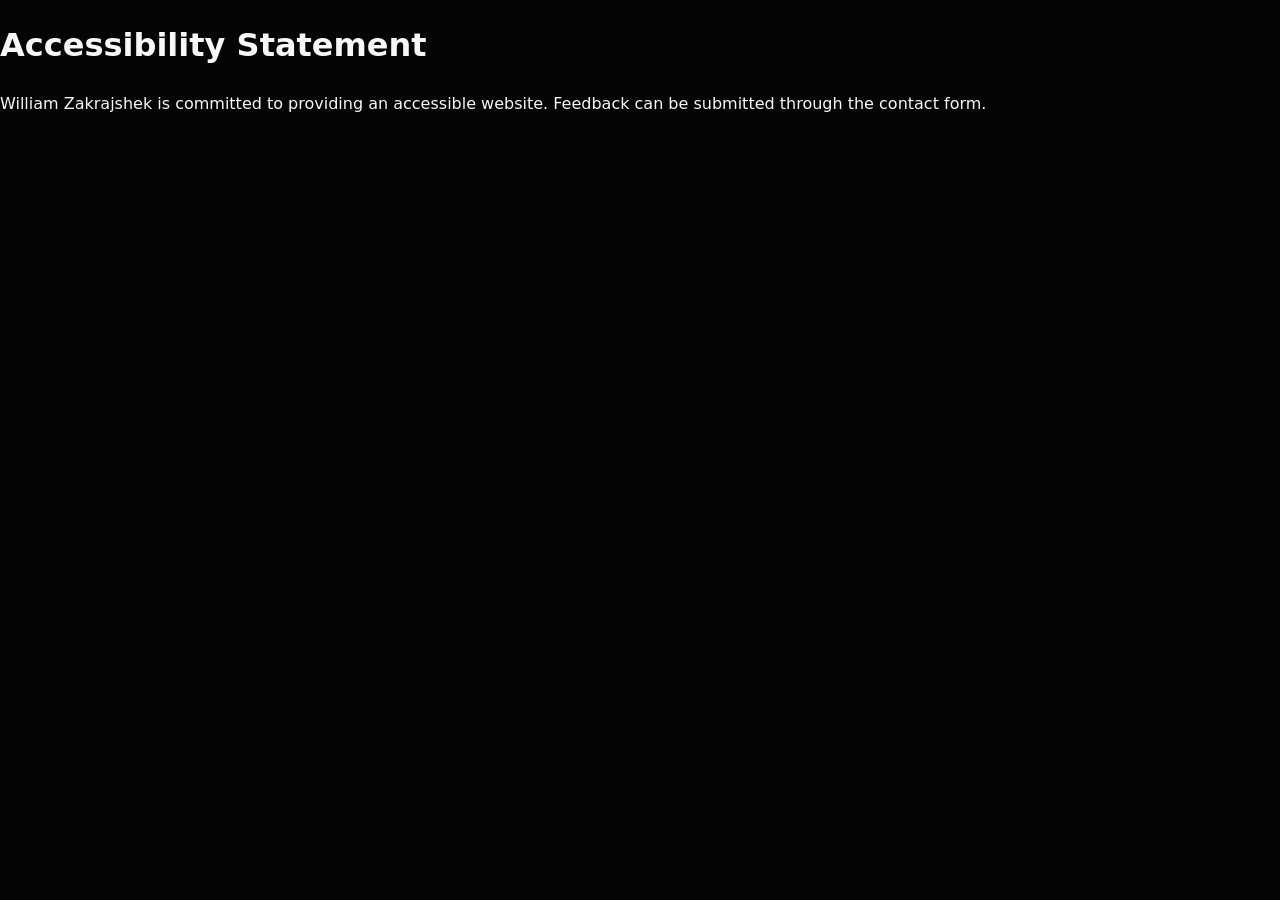
<file: accessibility.html>
<!DOCTYPE html><html><head><meta charset='utf-8'><title>Accessibility Statement</title><link rel='stylesheet' href='assets/site.css'>  <meta property="og:image" content="https://zakrajshek.com/assets/og-accessibility.jpg"/>
  <meta property="og:image:width" content="1200"/>
  <meta property="og:image:height" content="630"/>
  <meta property="og:image:type" content="image/jpeg"/>
  <meta name="twitter:card" content="summary_large_image"/>
  <meta name="twitter:image" content="https://zakrajshek.com/assets/og-accessibility.jpg"/>
  <meta property="og:image:alt" content="Accessibility information"/>
  <meta name="twitter:image:alt" content="Accessibility information"/>
</head><body><main><h1>Accessibility Statement</h1><p>William Zakrajshek is committed to providing an accessible website. Feedback can be submitted through the contact form.</p></main></body></html>
</file>
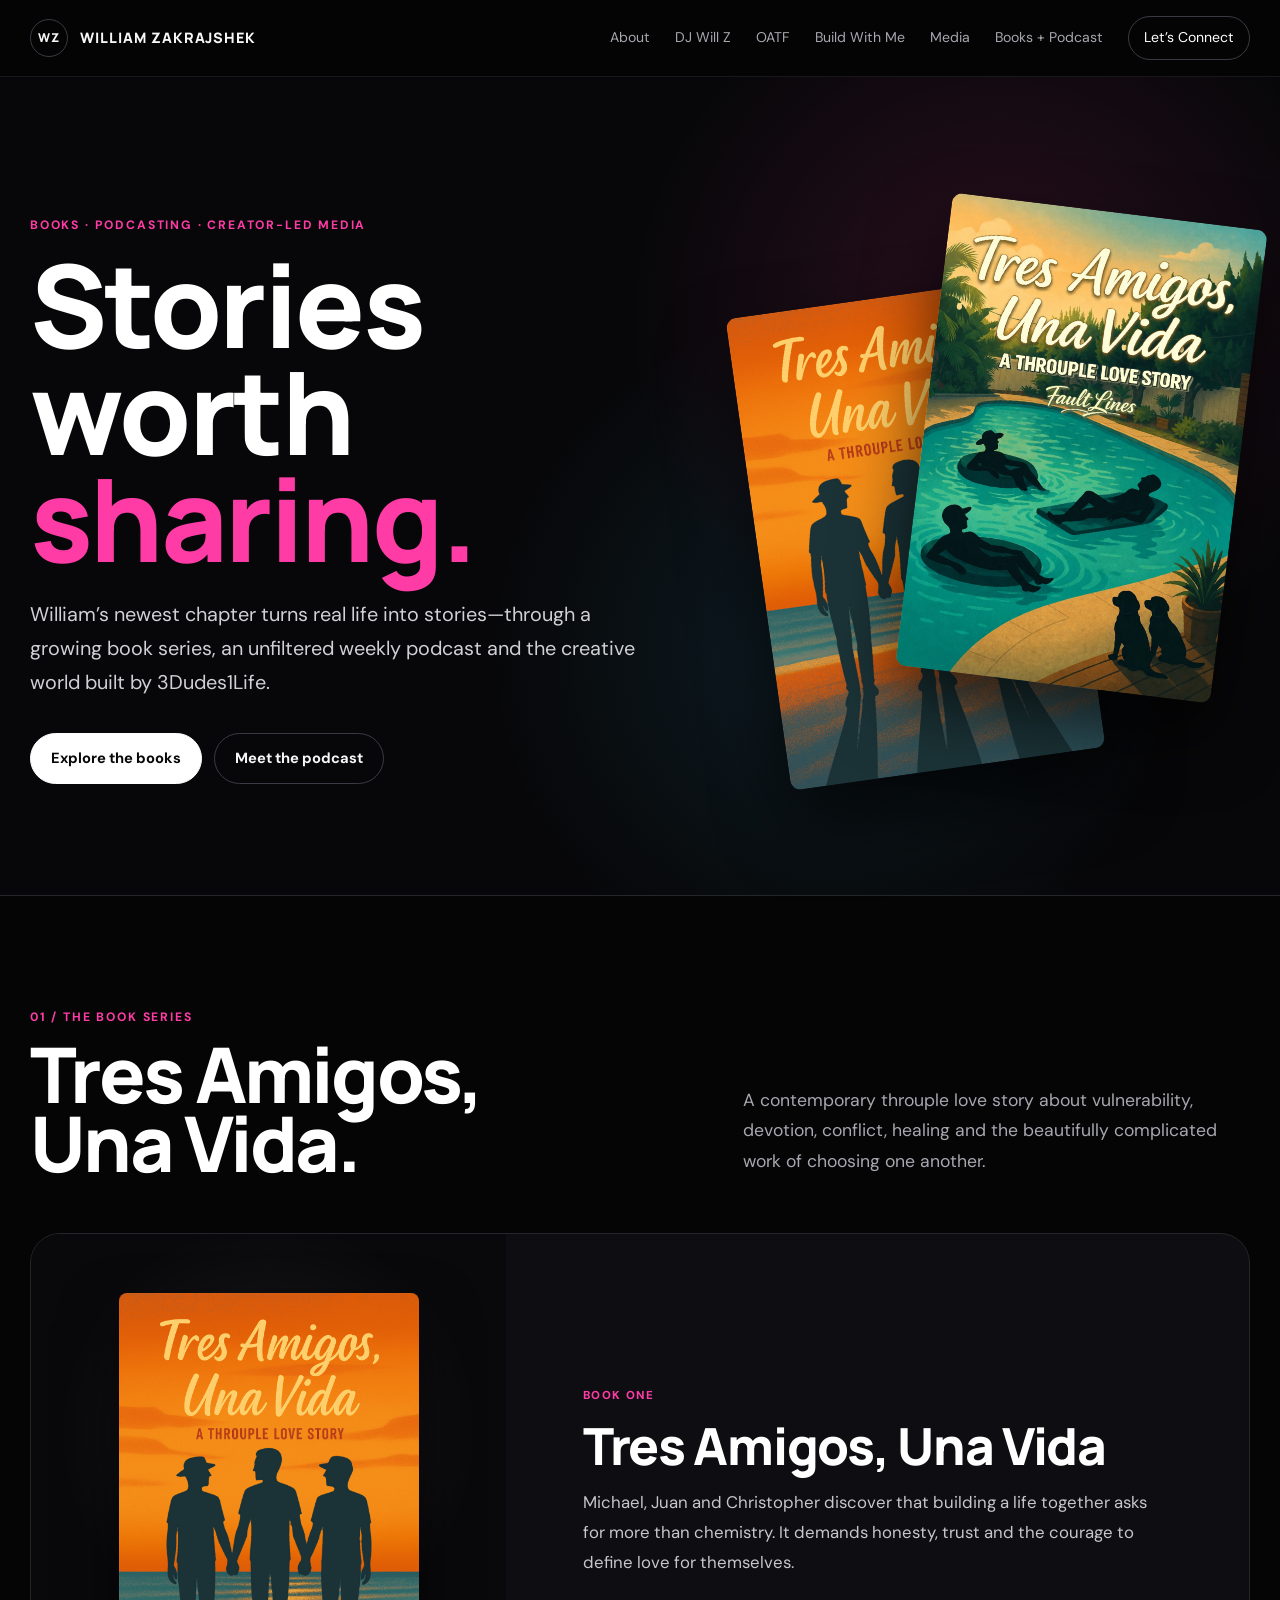
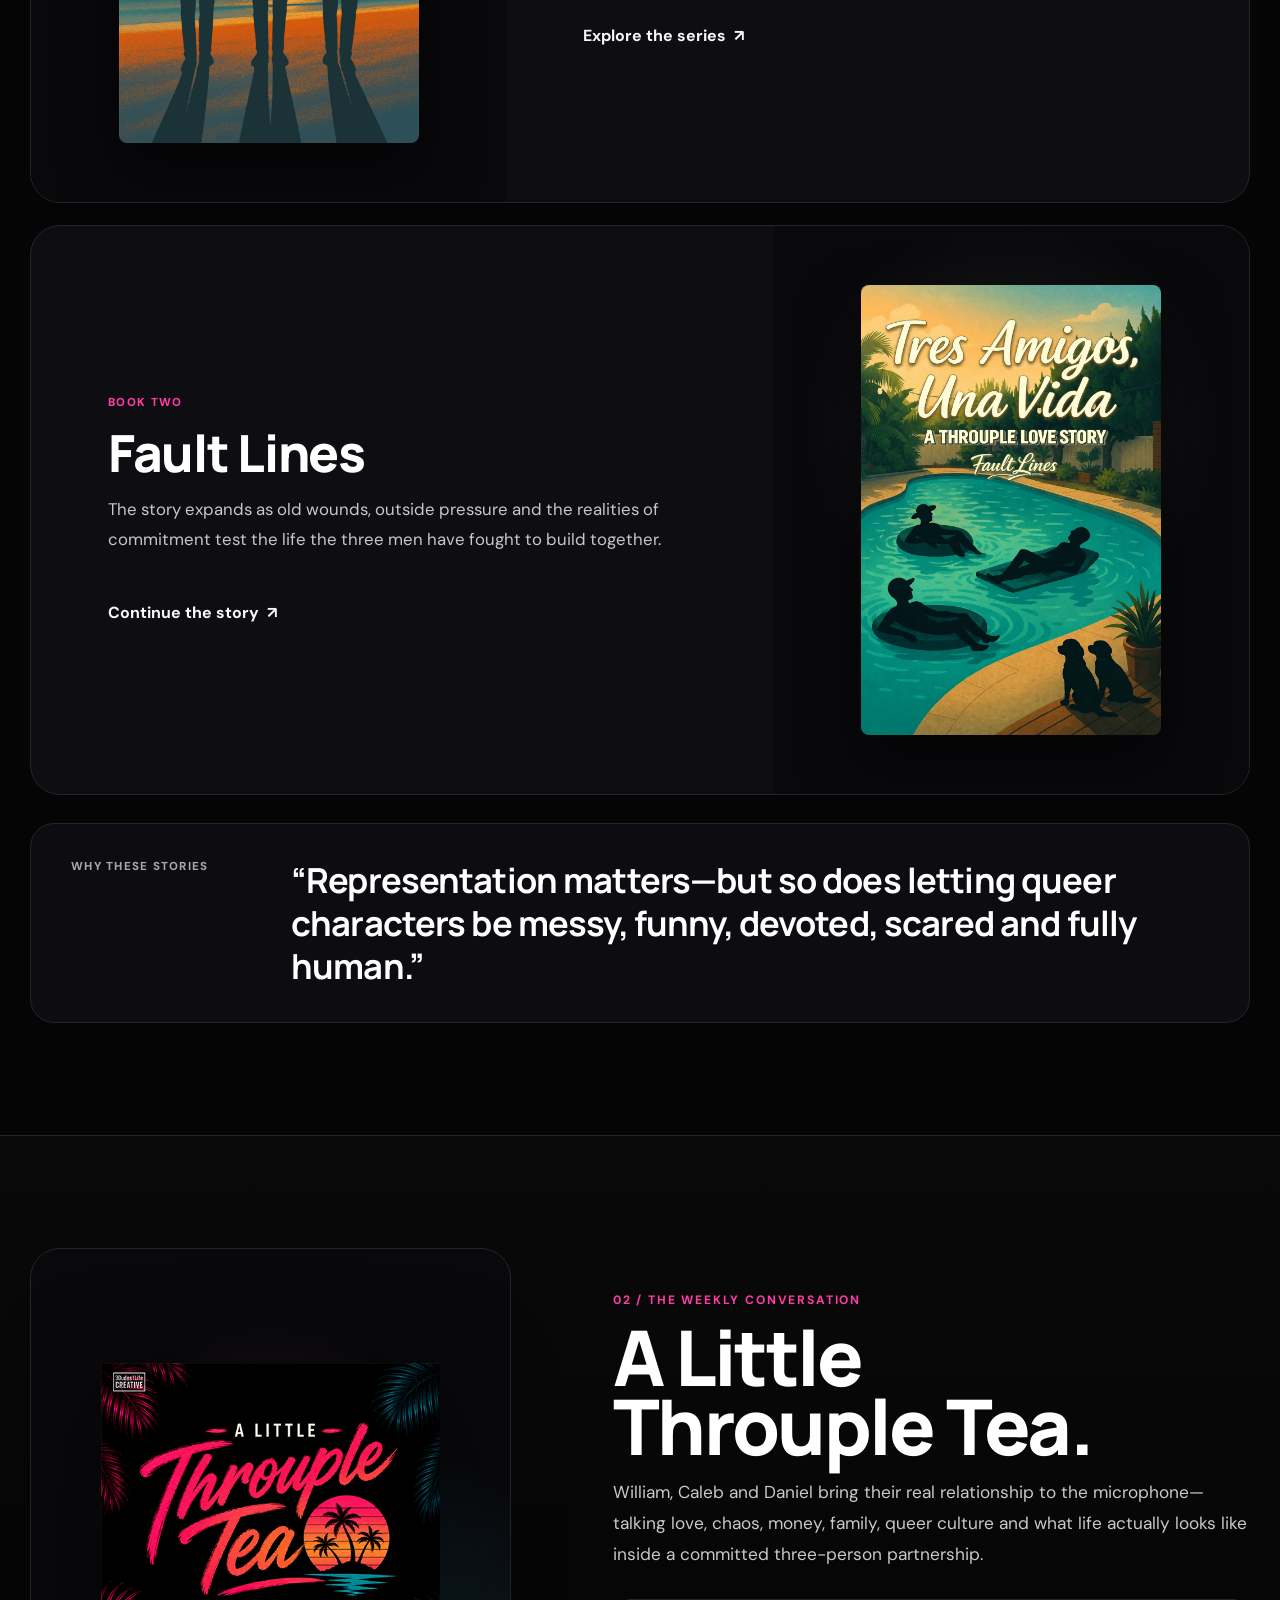
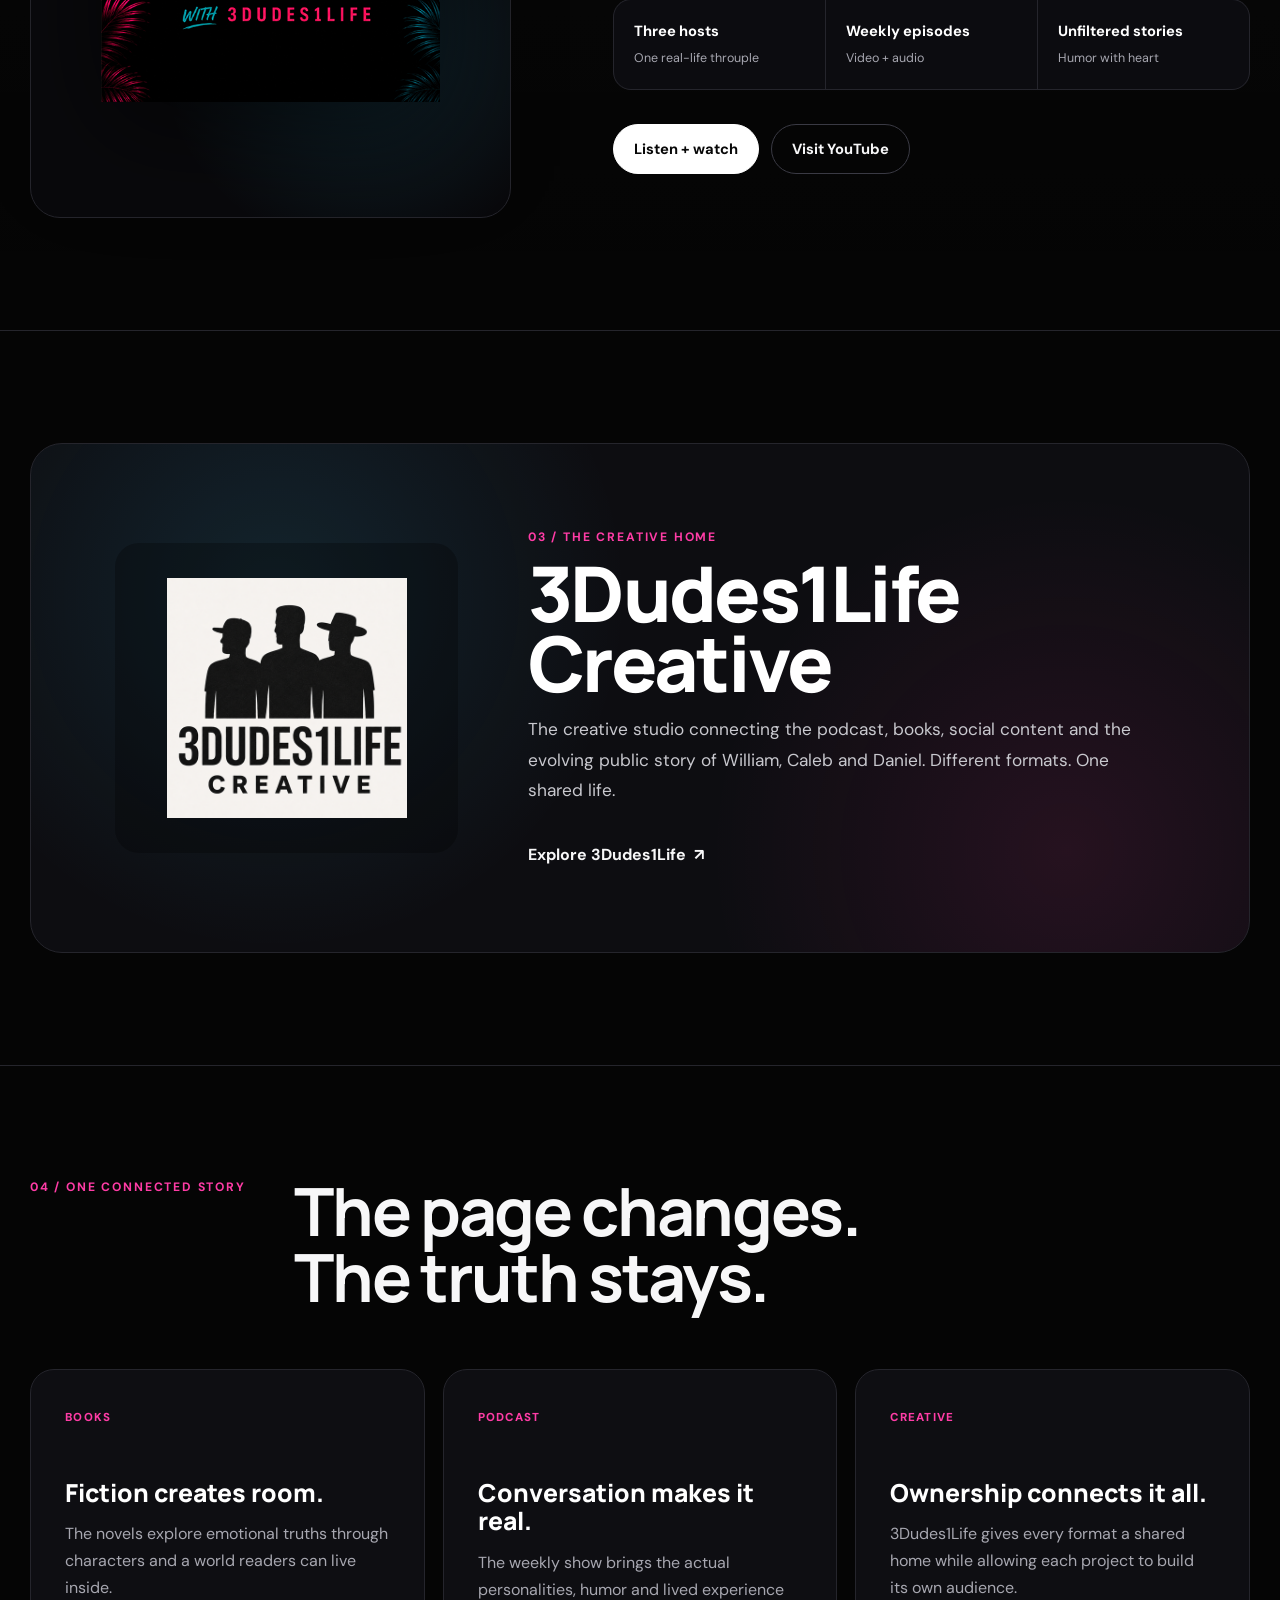
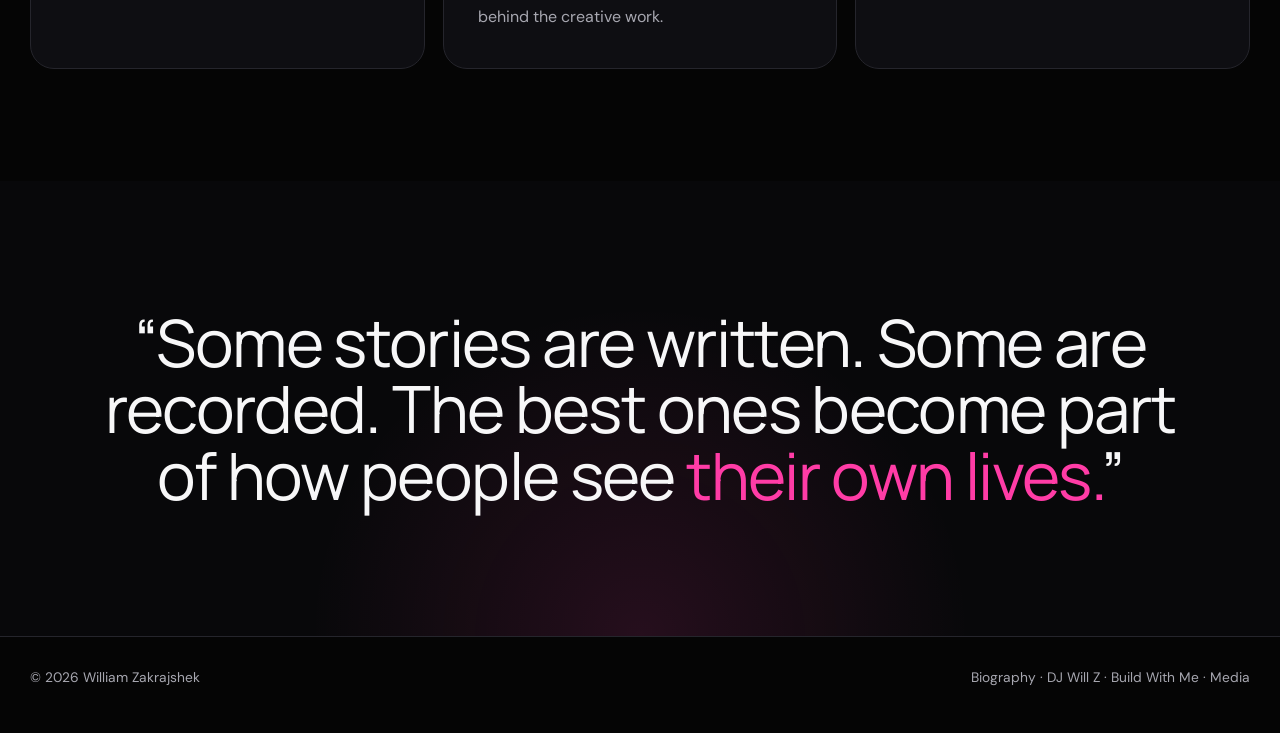
<file: books-podcast.html>
<!DOCTYPE html>
<html lang="en">
<head>
<meta charset="utf-8"/>
<meta content="width=device-width, initial-scale=1, viewport-fit=cover" name="viewport"/>
<title>William Zakrajshek Author &amp; Podcast Host | Books and A Little Throuple Tea</title>
<meta content="Explore William Zakrajshek's work as co-author of Tres Amigos, Una Vida and host of A Little Throuple Tea, the weekly gay throuple video podcast from 3Dudes1Life Creative." name="description"/>
<meta content="William Zakrajshek" name="author"/>
<meta content="index, follow, max-image-preview:large, max-snippet:-1, max-video-preview:-1" name="robots"/>
<meta content="index, follow" name="googlebot"/>
<link href="https://zakrajshek.com/books-podcast.html" rel="canonical"/>
<link href="https://zakrajshek.com/books-podcast.html" hreflang="en-us" rel="alternate"/>
<link href="favicon.svg" rel="icon" type="image/svg+xml"/>
<link href="site.webmanifest" rel="manifest"/>
<meta content="#050505" name="theme-color"/>
<meta content="website" property="og:type"/>
<meta content="William Zakrajshek" property="og:site_name"/>
<meta content="en_US" property="og:locale"/>
<meta content="William Zakrajshek Author &amp; Podcast Host | Books and A Little Throuple Tea" property="og:title"/>
<meta content="Explore William Zakrajshek's work as co-author of Tres Amigos, Una Vida and host of A Little Throuple Tea, the weekly gay throuple video podcast from 3Dudes1Life Creative." property="og:description"/>
<meta content="https://zakrajshek.com/books-podcast.html" property="og:url"/>
<meta name="twitter:card" content="summary_large_image"/>
<meta content="William Zakrajshek Author &amp; Podcast Host | Books and A Little Throuple Tea" name="twitter:title"/>
<meta content="Explore William Zakrajshek's work as co-author of Tres Amigos, Una Vida and host of A Little Throuple Tea, the weekly gay throuple video podcast from 3Dudes1Life Creative." name="twitter:description"/>
<link href="https://fonts.googleapis.com" rel="preconnect"/>
<link crossorigin="" href="https://fonts.gstatic.com" rel="preconnect"/>
<link href="https://fonts.googleapis.com/css2?family=DM+Sans:wght@400;500;600;700&amp;family=Manrope:wght@500;600;700;800&amp;display=swap" rel="stylesheet"/>
<script type="application/ld+json">{"@context":"https://schema.org","@graph":[{"@type":"WebPage","@id":"https://zakrajshek.com/books-podcast.html#webpage","url":"https://zakrajshek.com/books-podcast.html","name":"William Zakrajshek Author & Podcast Host | Books and A Little Throuple Tea","description":"Explore William Zakrajshek's work as co-author of Tres Amigos, Una Vida and host of A Little Throuple Tea, the weekly gay throuple video podcast from 3Dudes1Life Creative.","isPartOf":{"@id":"https://zakrajshek.com/#website"},"about":{"@id":"https://zakrajshek.com/#william-zakrajshek"},"inLanguage":"en-US","dateModified":"2026-07-17"},{"@type":"Person","@id":"https://zakrajshek.com/#william-zakrajshek","name":"William Zakrajshek","alternateName":["Will Zakrajshek","DJ Will Z"],"url":"https://zakrajshek.com/","description":"Founder, author, speaker, podcast host and LGBTQ+ community builder known for DJ Will Z, Out at the Fair, OutAt Inc., A Little Throuple Tea, 3Dudes1Life Creative and Tres Amigos, Una Vida.","jobTitle":["Founder","Author","Speaker","Podcast Host","Community Builder"],"homeLocation":{"@type":"Place","name":"San Diego County, California"},"knowsAbout":["LGBTQ+ community building","inclusive event strategy","founder reinvention","storytelling","podcasting","San Diego nightlife","fair and festival programming","brand partnerships"],"worksFor":{"@type":"Organization","@id":"https://www.outatinc.com/#organization","name":"OutAt Inc.","url":"https://www.outatinc.com/"},"sameAs":["https://www.outatinc.com/","https://www.outatthefair.com/","https://3dudes1lifecreative.com/","https://throupletea.com/","https://www.tresamigosunavida.com/","https://podcasts.apple.com/us/podcast/a-little-throuple-tea-gay-throuple-podcast-3dudes1life/id1837237399","https://shoutoutla.com/meet-william-zakrajshek-ceo/","https://shoutoutsocal.com/meet-william-zakrajshek-ceo-co-author/","https://thewordsd.news/out-at-the-fair-a-chat-with-william-zakrajshek/","https://www.sandiegometro.com/2016/09/40-40-awards-2016/"]},{"@type":"BreadcrumbList","itemListElement":[{"@type":"ListItem","position":1,"name":"Home","item":"https://zakrajshek.com/"},{"@type":"ListItem","position":2,"name":"William Zakrajshek: author and podcast host","item":"https://zakrajshek.com/books-podcast.html"}]}]}</script>
<link href="/assets/site.css?v=7.2" rel="stylesheet"/><meta content="dark" name="color-scheme"/><meta content="telephone=no" name="format-detection"/><meta content="yes" name="apple-mobile-web-app-capable"/><meta content="black-translucent" name="apple-mobile-web-app-status-bar-style"/><meta content="William Z" name="apple-mobile-web-app-title"/><meta property="og:image" content="https://zakrajshek.com/assets/og-books-podcast.jpg"/><meta property="og:image:width" content="1200"/><meta property="og:image:height" content="630"/><meta property="og:image:alt" content="Books and podcast projects by William Zakrajshek"/><meta name="twitter:image" content="https://zakrajshek.com/assets/og-books-podcast.jpg"/><meta name="twitter:image:alt" content="Books and podcast projects by William Zakrajshek"/><link href="/assets/apple-touch-icon.png" rel="apple-touch-icon"/><link as="style" href="/assets/site.css?v=7.2" rel="preload"/><meta content="strict-origin-when-cross-origin" name="referrer"/>  <meta property="og:image:type" content="image/jpeg"/>
</head>
<body><a class="skip-link" href="#main-content">Skip to main content</a><header>
<div class="wrap nav">
<a aria-label="William Zakrajshek home" class="brand" href="index.html"><span class="brand-mark">WZ</span><span class="brand-name">WILLIAM ZAKRAJSHEK</span></a>
<nav aria-label="Primary navigation" class="desktop-links">
<a href="about.html">About</a><a href="dj-will-z.html">DJ Will Z</a><a href="out-at-the-fair.html">OATF</a><a href="speaking.html">Build With Me</a><a href="media.html">Media</a><a href="books-podcast.html">Books + Podcast</a><a class="nav-cta" href="index.html#contact">Let’s Connect</a>
</nav>
<button aria-controls="mobile-navigation" aria-expanded="false" aria-label="Open navigation menu" class="menu-button" type="button">Menu</button>
</div>
</header>
<nav aria-hidden="true" aria-label="Mobile navigation" class="mobile-menu" id="mobile-navigation">
<a href="about.html">About <span>01</span></a>
<a href="dj-will-z.html">DJ Will Z <span>02</span></a>
<a href="out-at-the-fair.html">Out at the Fair <span>03</span></a>
<a href="speaking.html">Build With Me <span>04</span></a>
<a href="media.html">Media <span>05</span></a>
<a href="books-podcast.html">Books + Podcast <span>06</span></a>
<a class="mobile-cta" href="index.html#contact">Let’s Connect</a>
</nav>
<main id="main-content" class="creative-showcase">
<section class="creative-hero">
  <div class="wrap creative-hero-grid">
    <div class="creative-hero-copy">
      <div class="kicker reveal">Books · podcasting · creator-led media</div>
      <h1 class="reveal">Stories worth<br/><em>sharing.</em></h1>
      <p class="creative-deck reveal">William’s newest chapter turns real life into stories—through a growing book series, an unfiltered weekly podcast and the creative world built by 3Dudes1Life.</p>
      <div class="creative-hero-actions reveal">
        <a class="btn btn-primary" href="#books">Explore the books</a>
        <a class="btn btn-secondary" href="#podcast">Meet the podcast</a>
      </div>
    </div>
    <div class="creative-hero-art reveal" aria-label="Tres Amigos, Una Vida book series">
      <img class="creative-book book-one" src="assets/media/brands/tres-amigos-book-1.jpg" alt="Tres Amigos, Una Vida book one cover"/>
      <img class="creative-book book-two" src="assets/media/brands/tres-amigos-book-2.jpg" alt="Tres Amigos, Una Vida book two cover"/>
    </div>
  </div>
</section>

<section class="section creative-books" id="books">
  <div class="wrap">
    <div class="creative-section-head">
      <div><div class="kicker reveal">01 / The book series</div><h2 class="reveal">Tres Amigos,<br/>Una Vida.</h2></div>
      <p class="reveal">A contemporary throuple love story about vulnerability, devotion, conflict, healing and the beautifully complicated work of choosing one another.</p>
    </div>
    <div class="book-showcase-grid">
      <article class="book-feature reveal">
        <div class="book-cover-stage"><img src="assets/media/brands/tres-amigos-book-1.jpg" alt="Tres Amigos, Una Vida — A Throuple Love Story cover"/></div>
        <div class="book-feature-copy"><span class="creative-label">Book One</span><h3>Tres Amigos, Una Vida</h3><p>Michael, Juan and Christopher discover that building a life together asks for more than chemistry. It demands honesty, trust and the courage to define love for themselves.</p><a class="work-link" href="https://www.tresamigosunavida.com/" target="_blank" rel="noopener noreferrer">Explore the series <span>↗</span></a></div>
      </article>
      <article class="book-feature reverse reveal">
        <div class="book-cover-stage"><img src="assets/media/brands/tres-amigos-book-2.jpg" alt="Tres Amigos, Una Vida Book Two: Fault Lines cover"/></div>
        <div class="book-feature-copy"><span class="creative-label">Book Two</span><h3>Fault Lines</h3><p>The story expands as old wounds, outside pressure and the realities of commitment test the life the three men have fought to build together.</p><a class="work-link" href="https://www.tresamigosunavida.com/" target="_blank" rel="noopener noreferrer">Continue the story <span>↗</span></a></div>
      </article>
    </div>
    <div class="author-note reveal"><span>Why these stories</span><blockquote>“Representation matters—but so does letting queer characters be messy, funny, devoted, scared and fully human.”</blockquote></div>
  </div>
</section>

<section class="section section-soft creative-podcast" id="podcast">
  <div class="wrap podcast-showcase-grid">
    <div class="podcast-logo-stage reveal"><img src="assets/media/brands/throuple-tea.png" alt="A Little Throuple Tea podcast logo"/></div>
    <div class="podcast-copy">
      <div class="kicker reveal">02 / The weekly conversation</div>
      <h2 class="reveal">A Little<br/>Throuple Tea.</h2>
      <p class="reveal">William, Caleb and Daniel bring their real relationship to the microphone—talking love, chaos, money, family, queer culture and what life actually looks like inside a committed three-person partnership.</p>
      <div class="podcast-facts reveal"><div><strong>Three hosts</strong><span>One real-life throuple</span></div><div><strong>Weekly episodes</strong><span>Video + audio</span></div><div><strong>Unfiltered stories</strong><span>Humor with heart</span></div></div>
      <div class="creative-hero-actions reveal"><a class="btn btn-primary" href="https://throupletea.com/" target="_blank" rel="noopener noreferrer">Listen + watch</a><a class="btn btn-secondary" href="https://www.youtube.com/@ThroupleTea" target="_blank" rel="noopener noreferrer">Visit YouTube</a></div>
    </div>
  </div>
</section>

<section class="section creator-studio">
  <div class="wrap creator-studio-panel reveal">
    <div class="creator-studio-logo"><img src="assets/media/brands/3dudes1life.png" alt="3Dudes1Life Creative logo"/></div>
    <div><div class="kicker">03 / The creative home</div><h2>3Dudes1Life Creative</h2><p>The creative studio connecting the podcast, books, social content and the evolving public story of William, Caleb and Daniel. Different formats. One shared life.</p><a class="work-link" href="https://3dudes1lifecreative.com/" target="_blank" rel="noopener noreferrer">Explore 3Dudes1Life <span>↗</span></a></div>
  </div>
</section>

<section class="section creative-connection">
  <div class="wrap">
    <div class="section-head"><div class="kicker reveal">04 / One connected story</div><h2 class="reveal">The page changes.<br/>The truth stays.</h2></div>
    <div class="connection-grid">
      <article class="reveal"><span>Books</span><h3>Fiction creates room.</h3><p>The novels explore emotional truths through characters and a world readers can live inside.</p></article>
      <article class="reveal"><span>Podcast</span><h3>Conversation makes it real.</h3><p>The weekly show brings the actual personalities, humor and lived experience behind the creative work.</p></article>
      <article class="reveal"><span>Creative</span><h3>Ownership connects it all.</h3><p>3Dudes1Life gives every format a shared home while allowing each project to build its own audience.</p></article>
    </div>
  </div>
</section>

<section class="quote creative-quote"><div class="wrap"><blockquote class="reveal">“Some stories are written. Some are recorded. The best ones become part of how people see <em>their own lives.</em>”</blockquote></div></section>
</main><footer>
<div class="wrap footer-grid">
<span>© <span id="year"></span> William Zakrajshek</span>
<span><a href="about.html">Biography</a> · <a href="dj-will-z.html">DJ Will Z</a> · <a href="speaking.html">Build With Me</a> · <a href="media.html">Media</a></span>
</div>
</footer>
<script defer="True" src="/assets/site.js?v=7.1"></script></body></html>
</file>
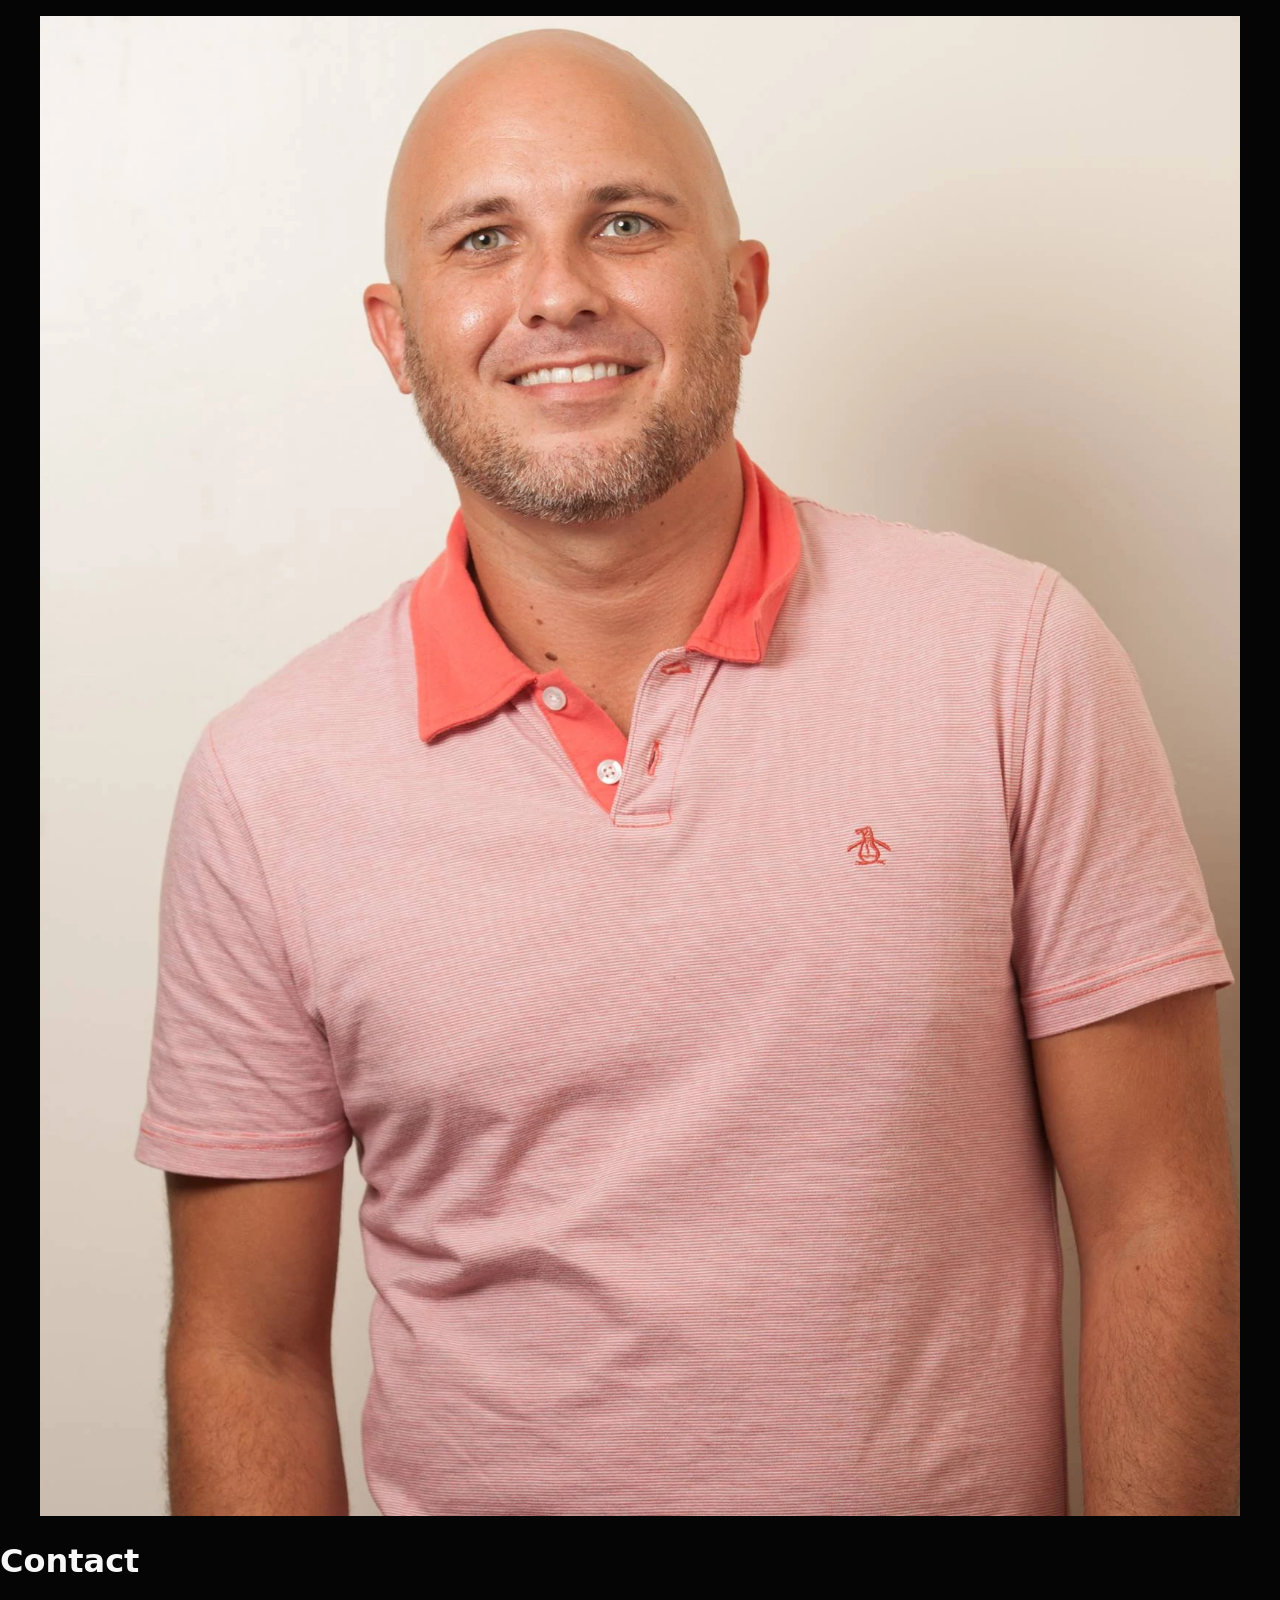
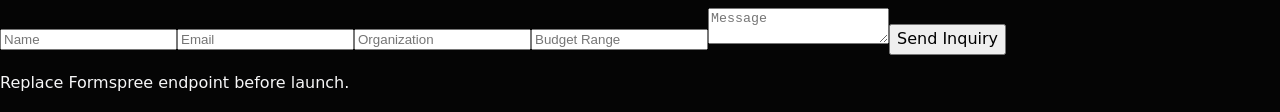
<file: contact.html>
<!DOCTYPE html>
<html><head><meta charset="utf-8"/><title>Contact William Zakrajshek</title><link href="assets/site.css?v=7.2" rel="stylesheet"/>  <meta property="og:image" content="https://zakrajshek.com/assets/og-contact.jpg"/>
  <meta property="og:image:width" content="1200"/>
  <meta property="og:image:height" content="630"/>
  <meta property="og:image:type" content="image/jpeg"/>
  <meta name="twitter:card" content="summary_large_image"/>
  <meta name="twitter:image" content="https://zakrajshek.com/assets/og-contact.jpg"/>
  <meta property="og:image:alt" content="Connect with William Zakrajshek"/>
  <meta name="twitter:image:alt" content="Connect with William Zakrajshek"/>
</head><body><main><div class="contact-page-grid"><figure class="contact-photo"><img alt="William Zakrajshek" decoding="async" loading="lazy" src="assets/media/press-headshot-secondary.webp"/></figure><div class="contact-form-wrap"><h1>Contact</h1><form action="https://formspree.io/f/REPLACE_WITH_ID" method="POST"><input name="name" placeholder="Name"/><input name="email" placeholder="Email"/><input name="organization" placeholder="Organization"/><input name="budget" placeholder="Budget Range"/><textarea name="message" placeholder="Message"></textarea><button type="submit">Send Inquiry</button></form><p>Replace Formspree endpoint before launch.</p></div></div></main></body></html>
</file>
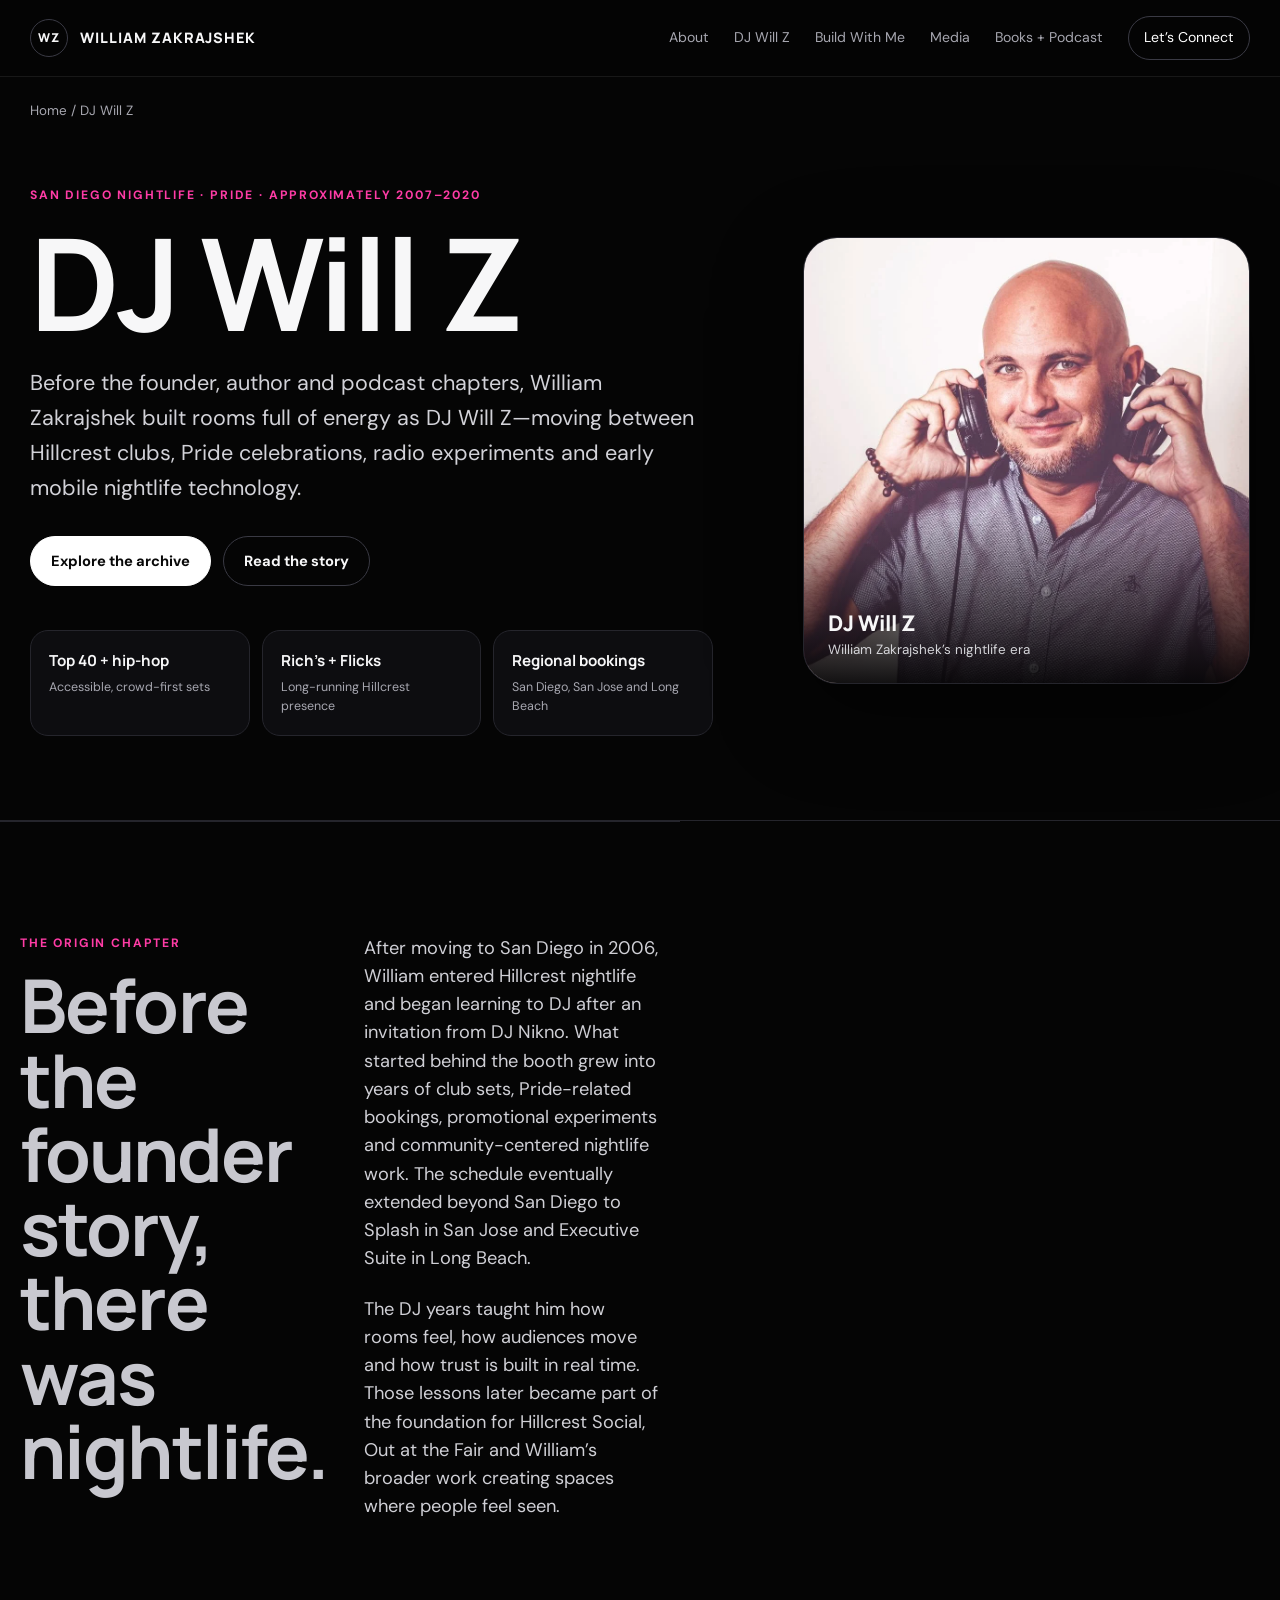
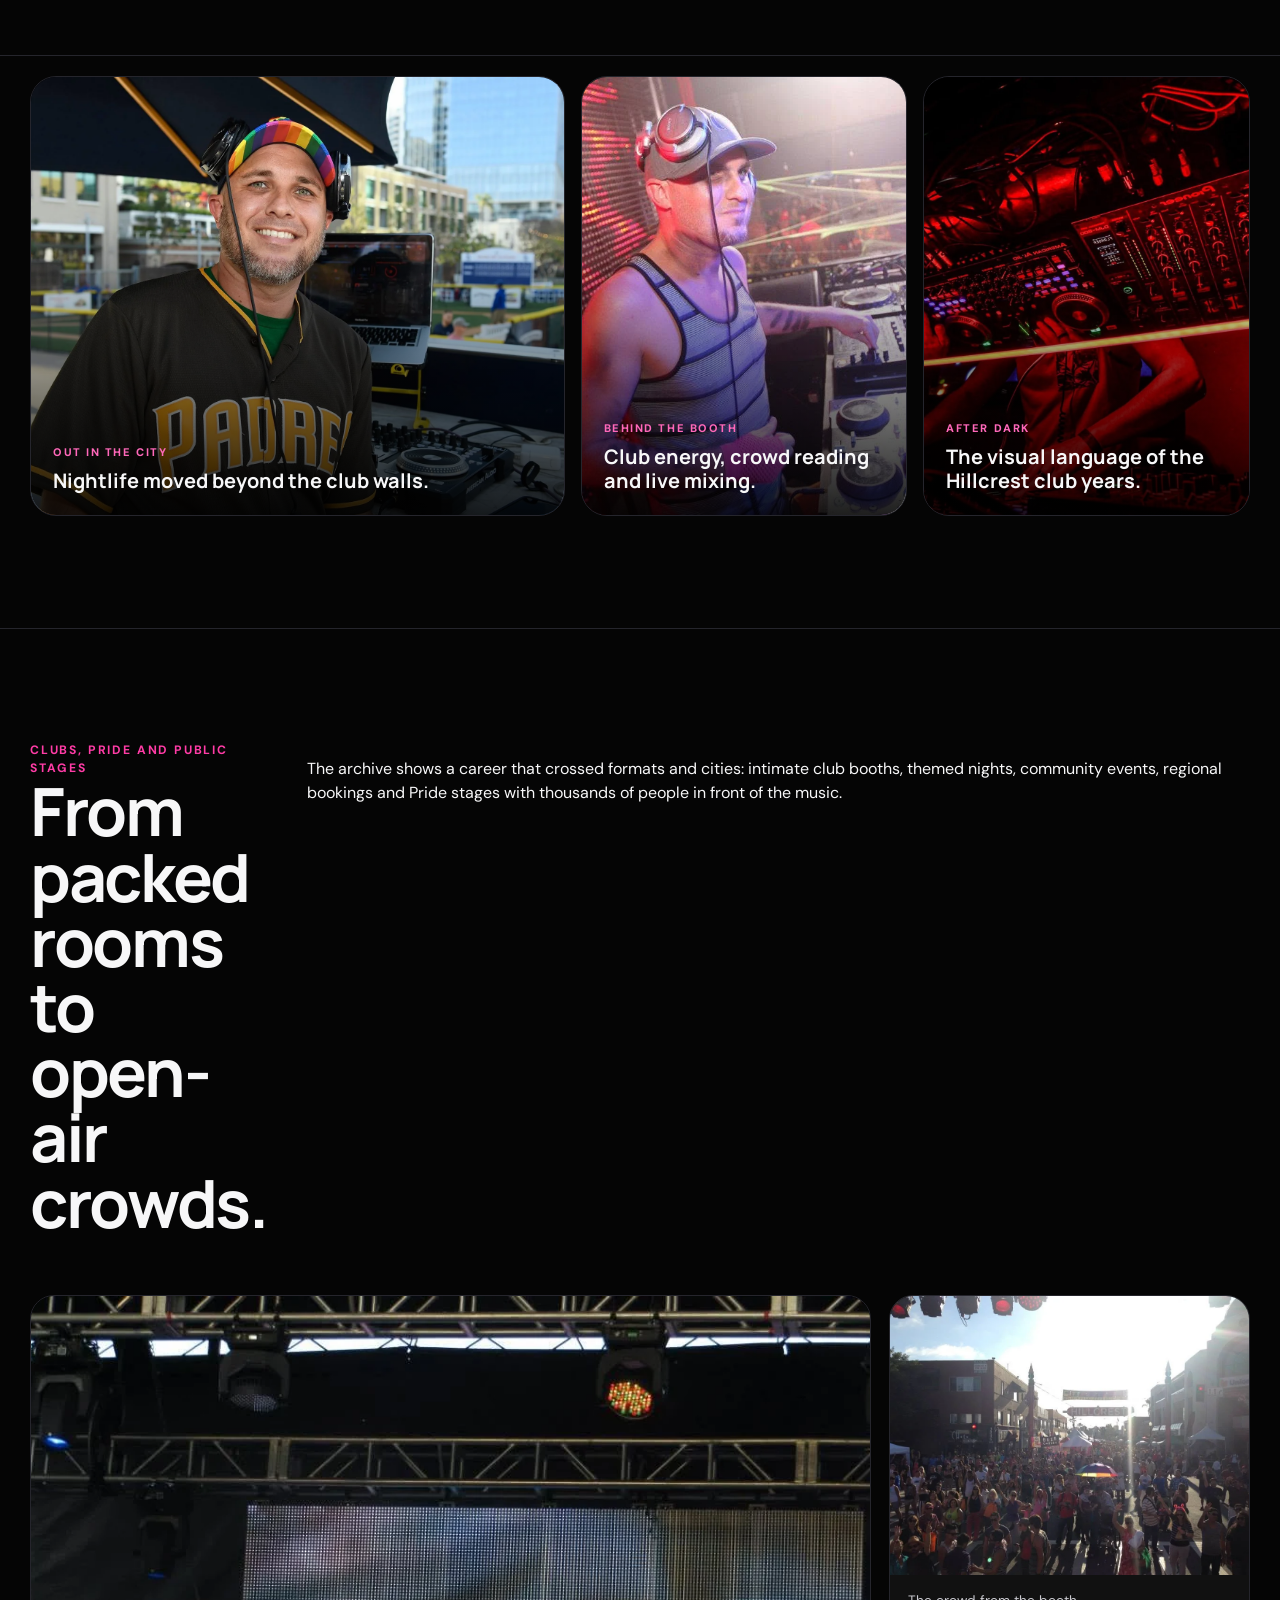
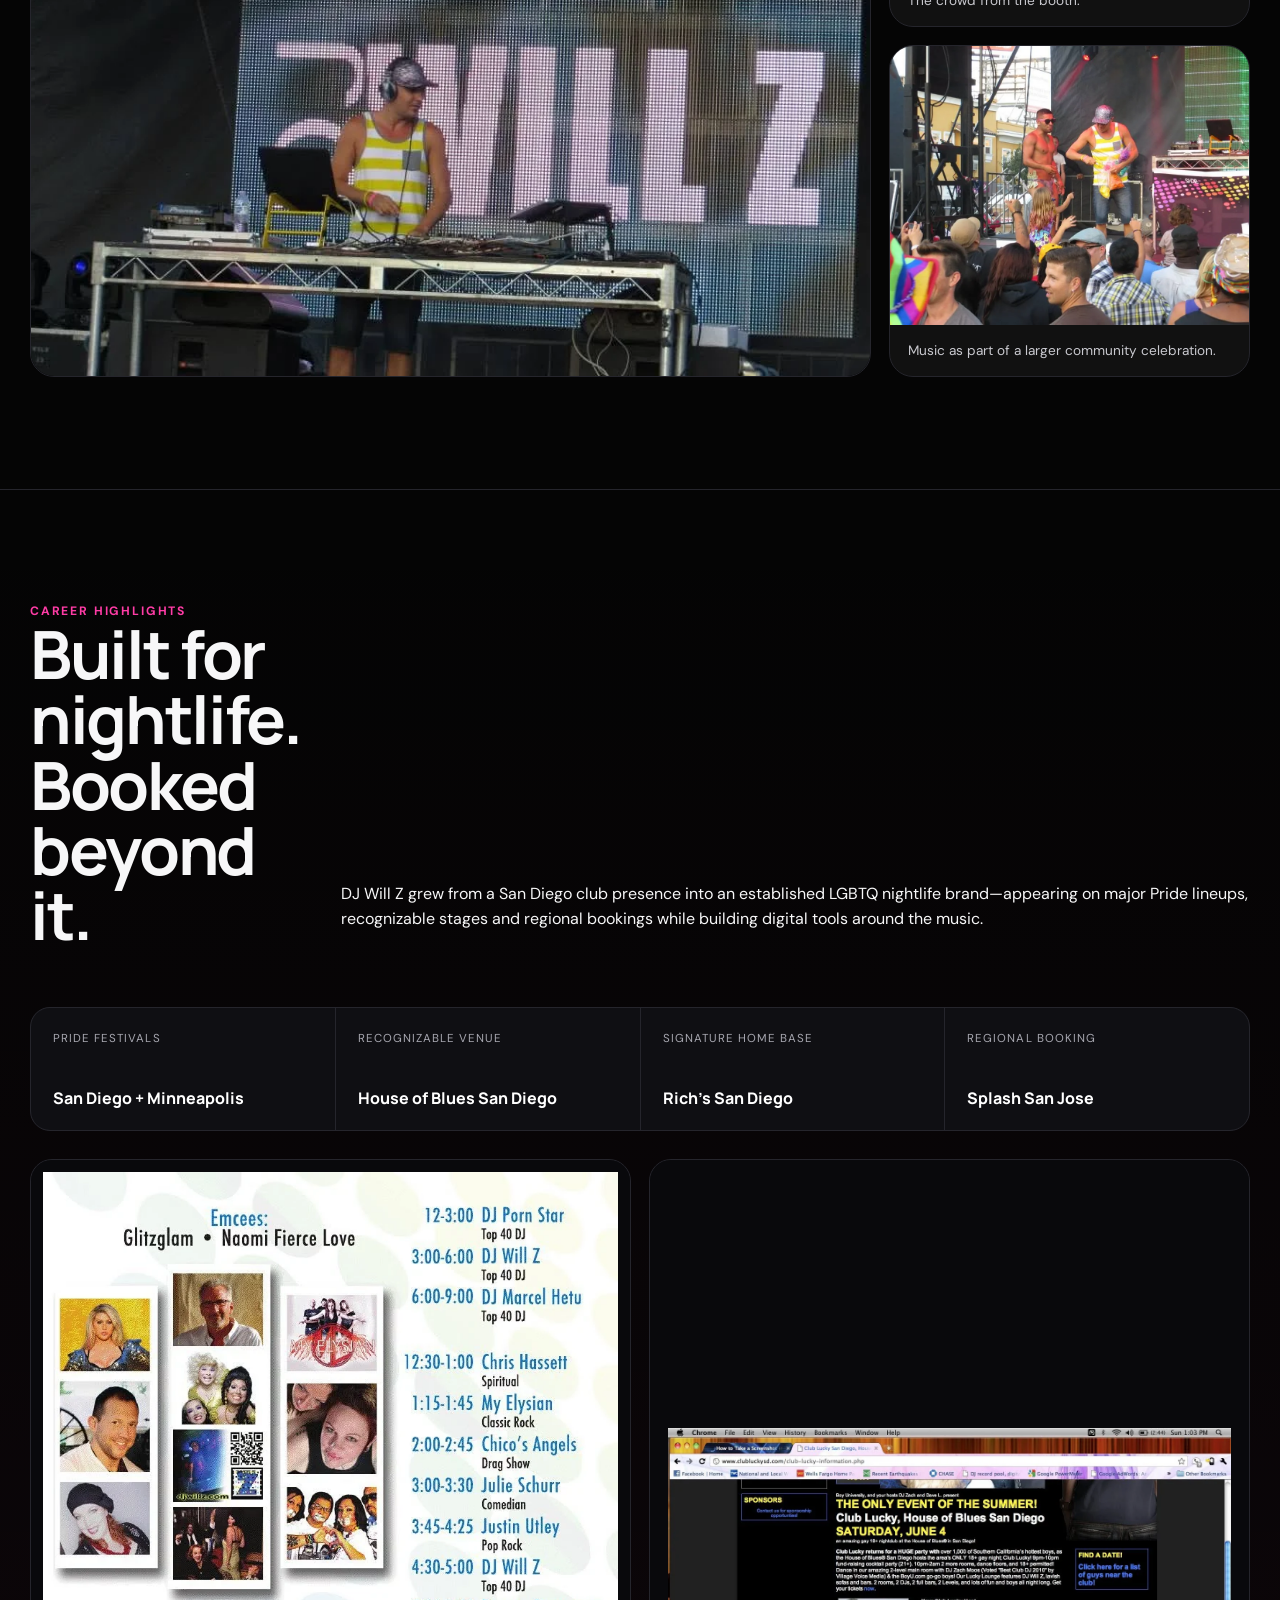
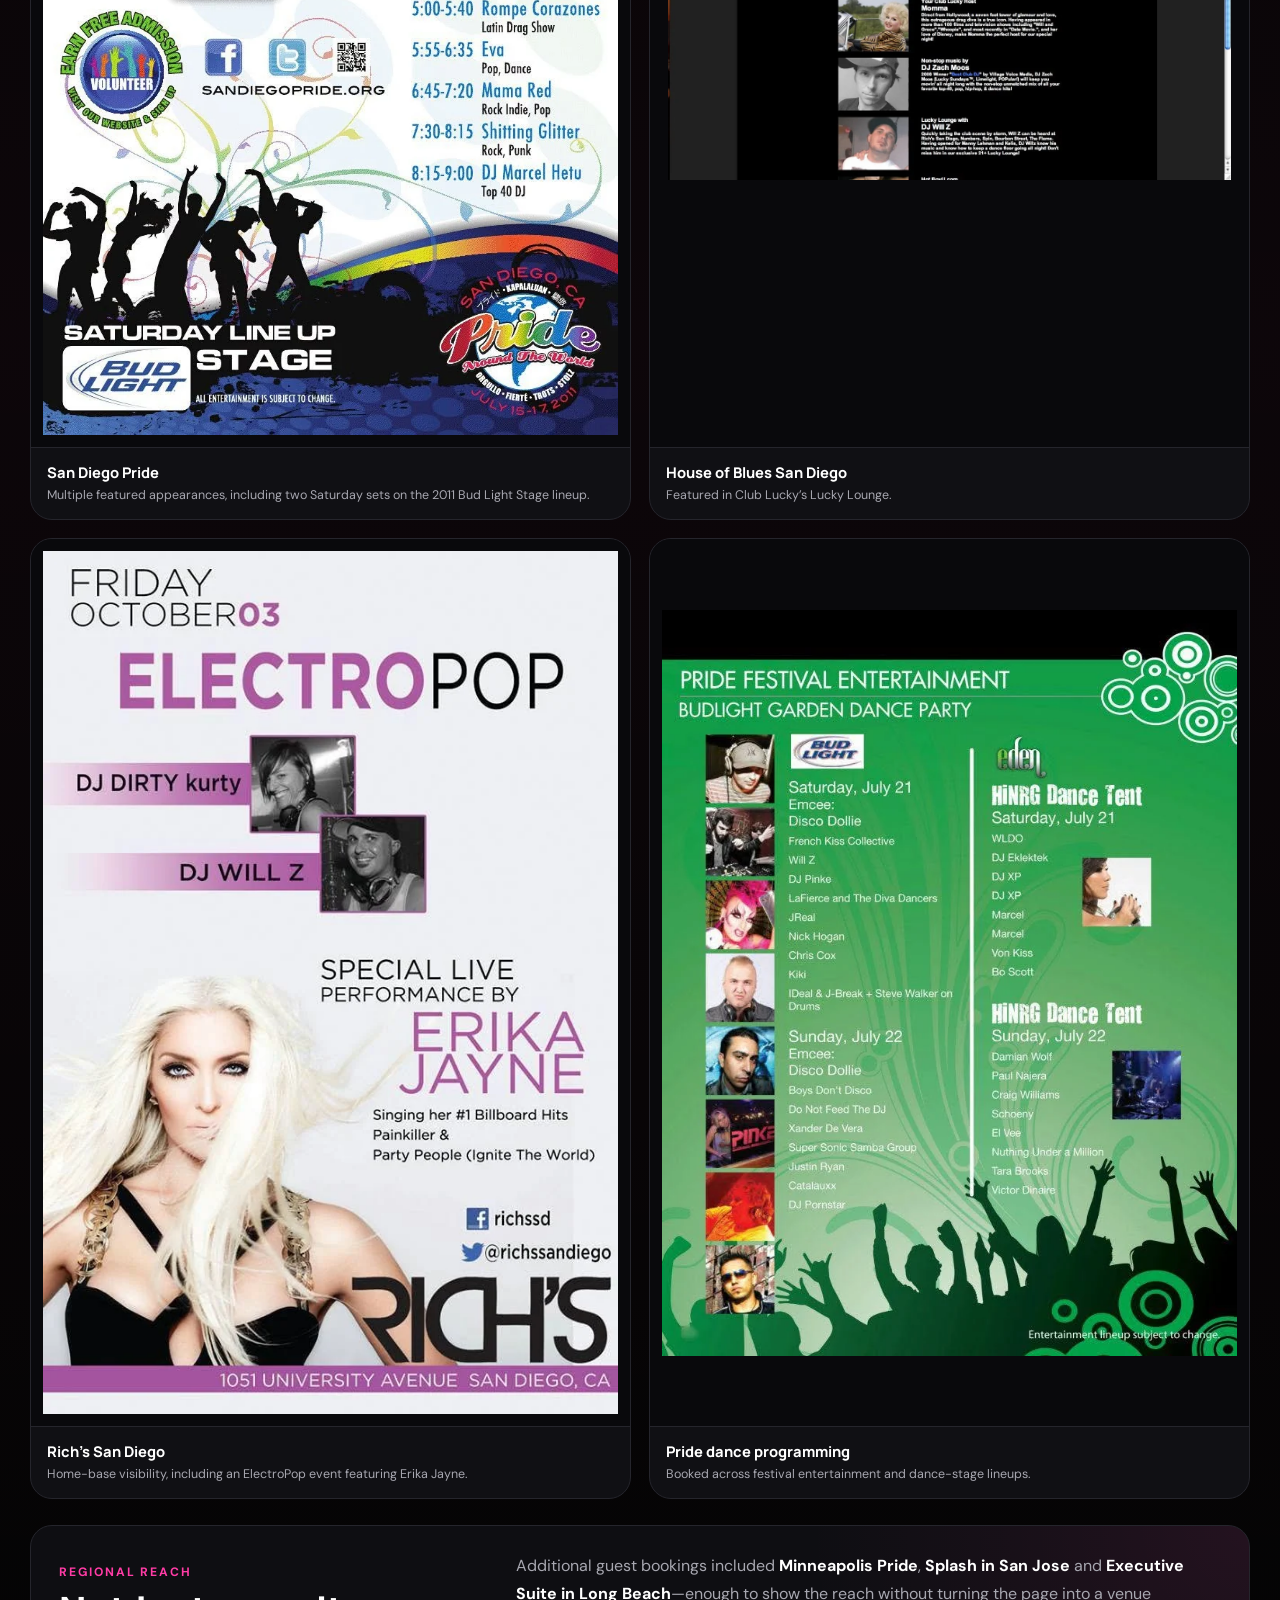
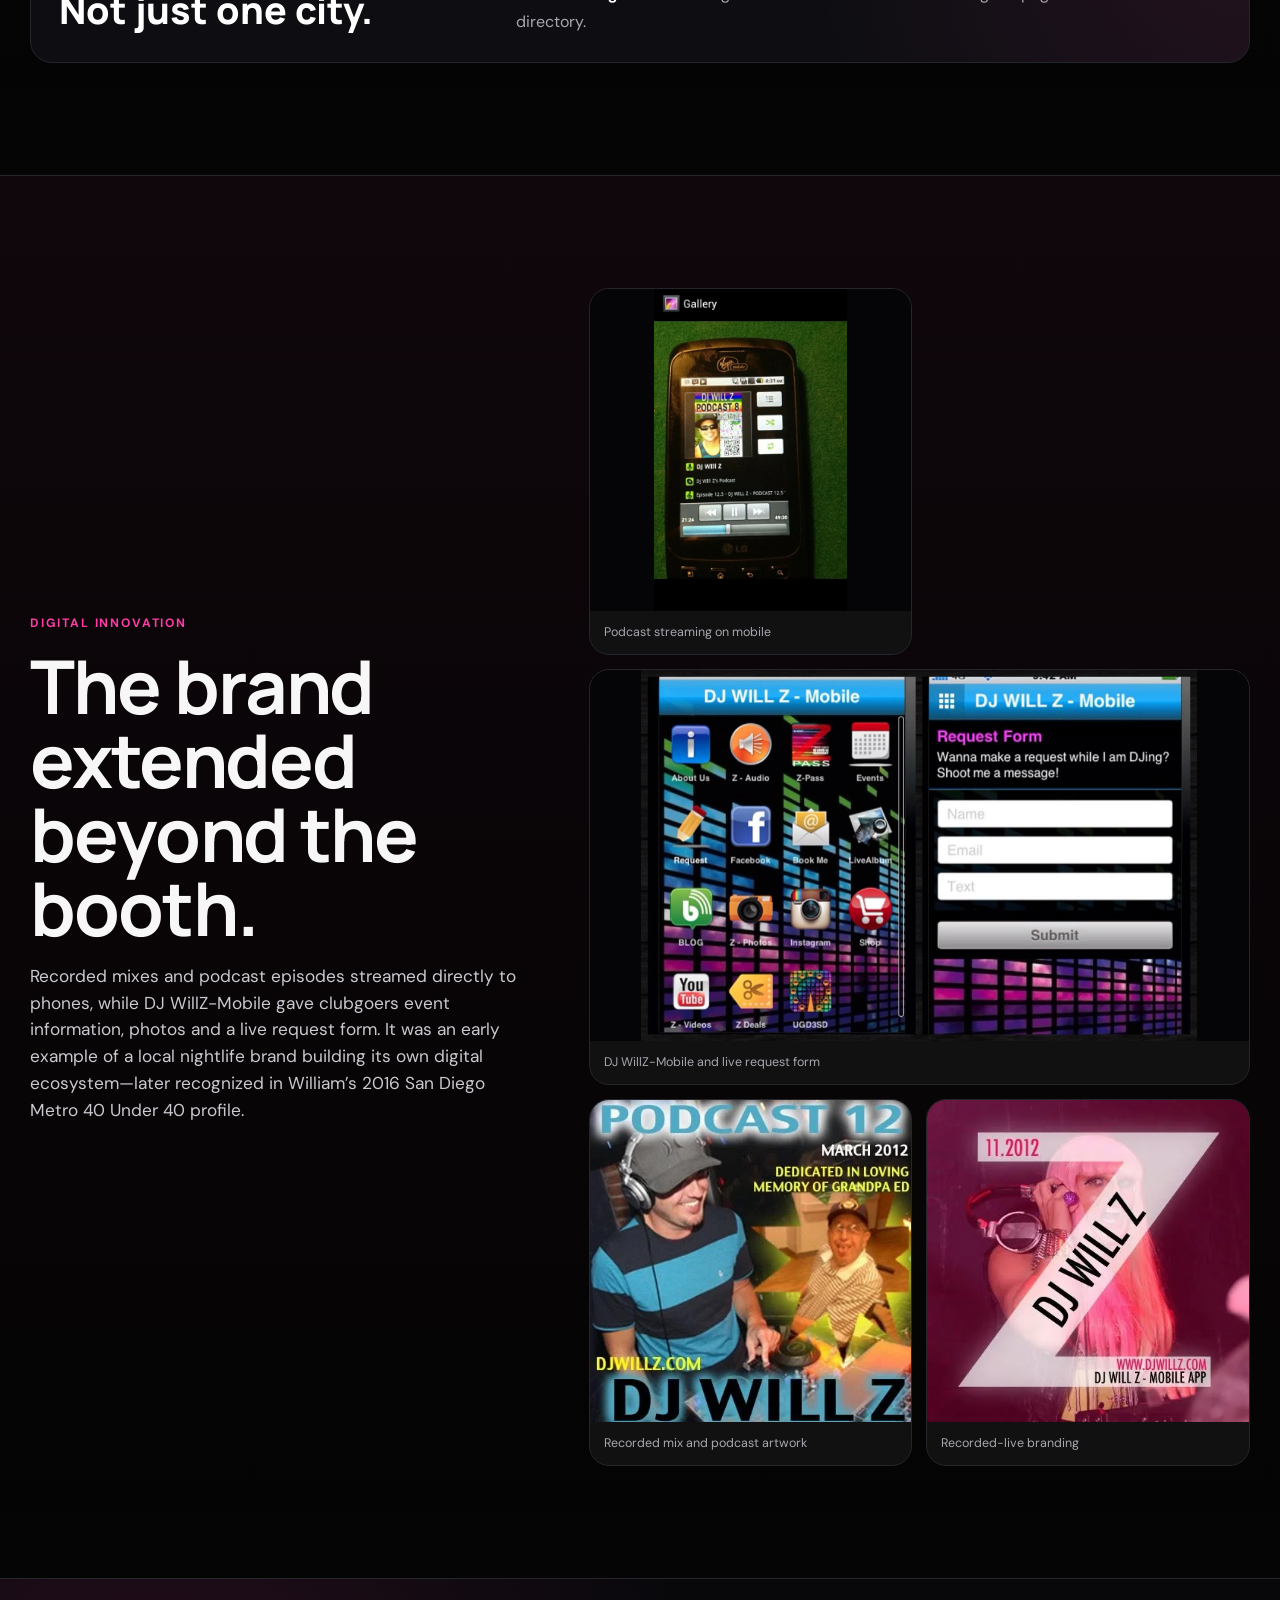
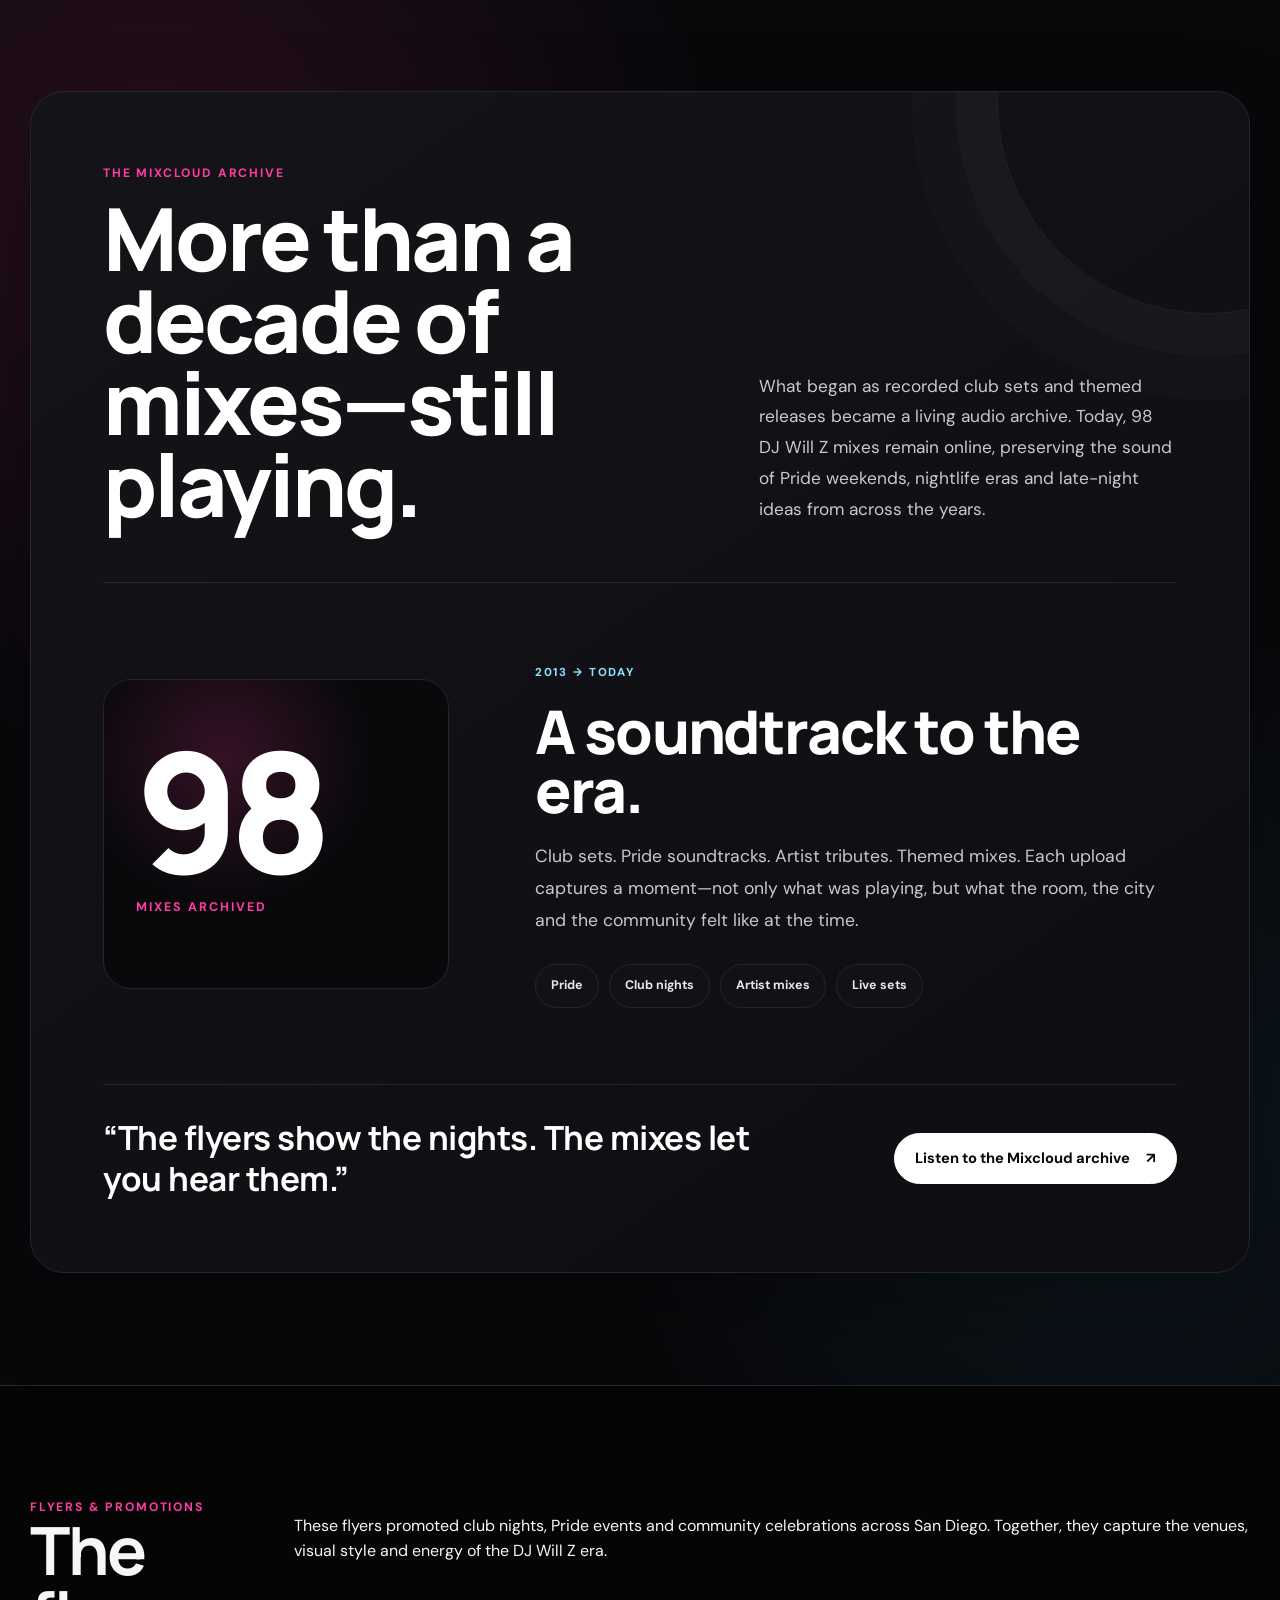
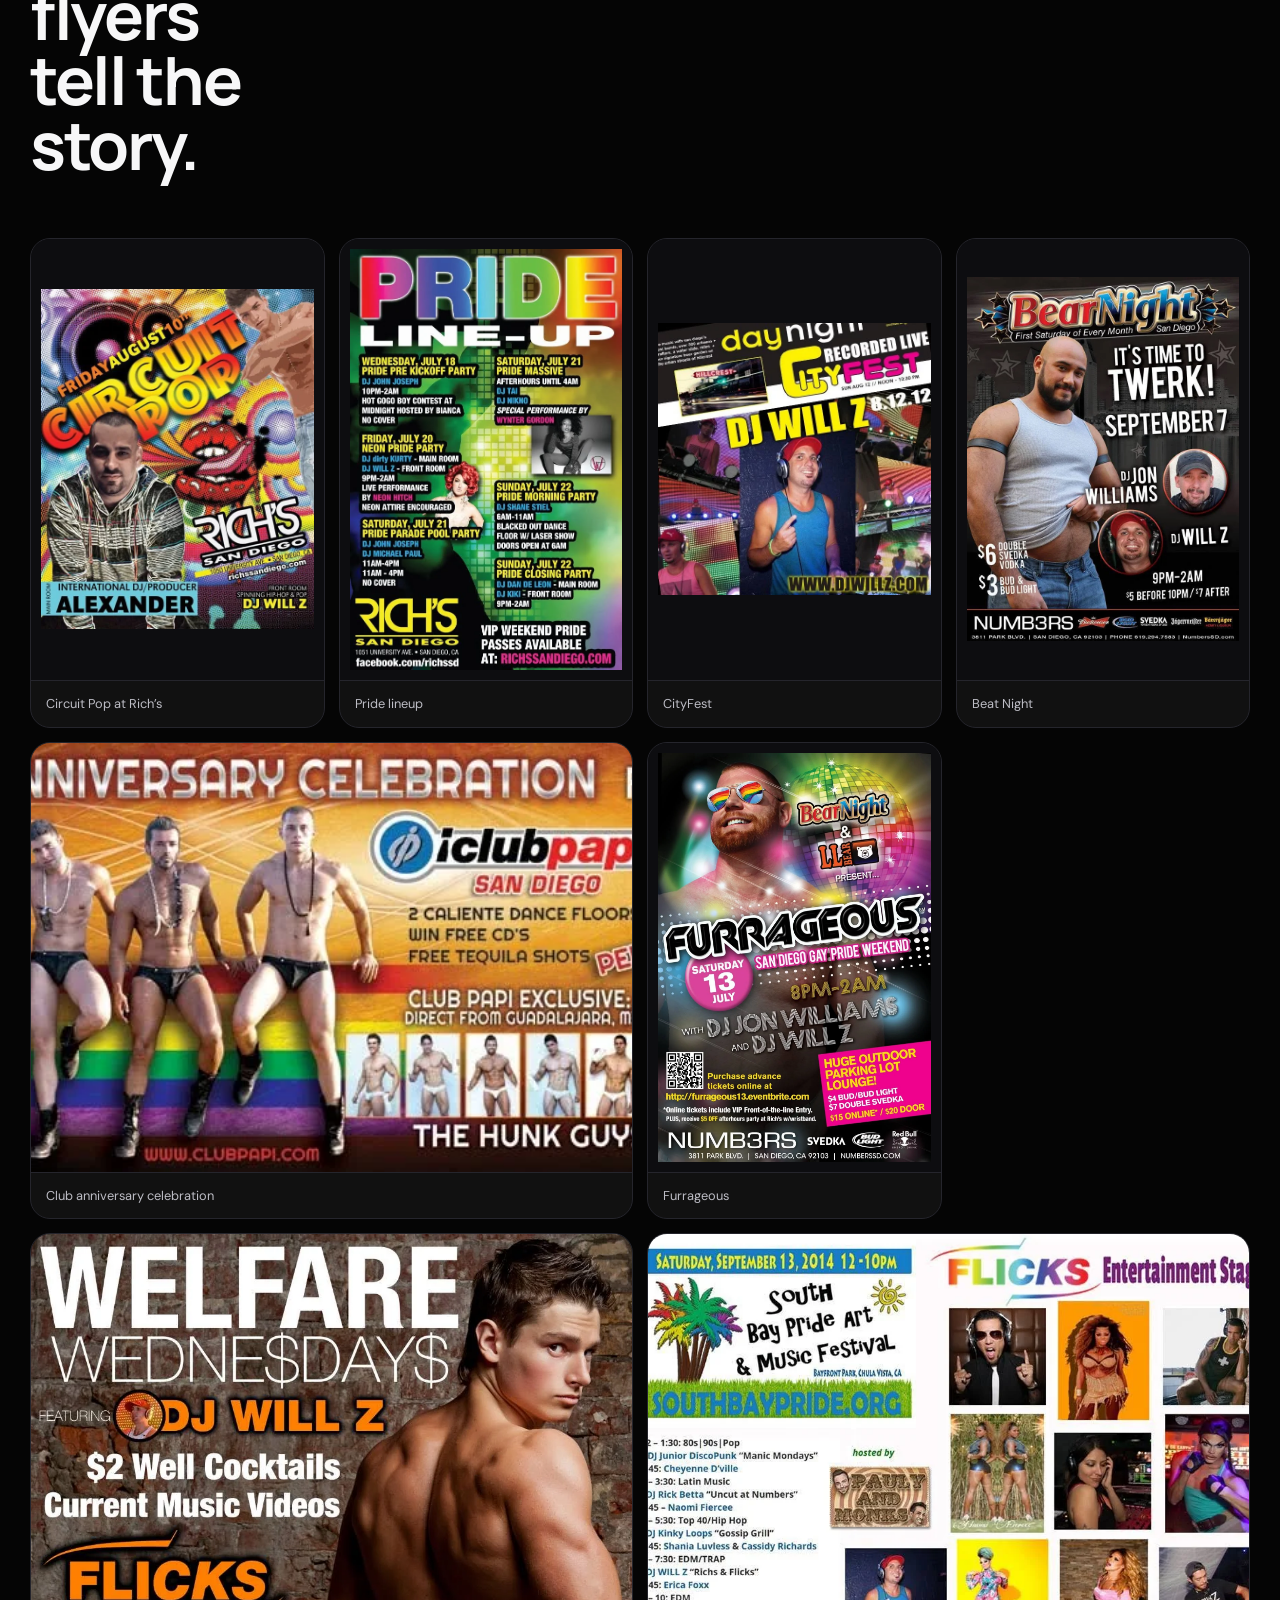
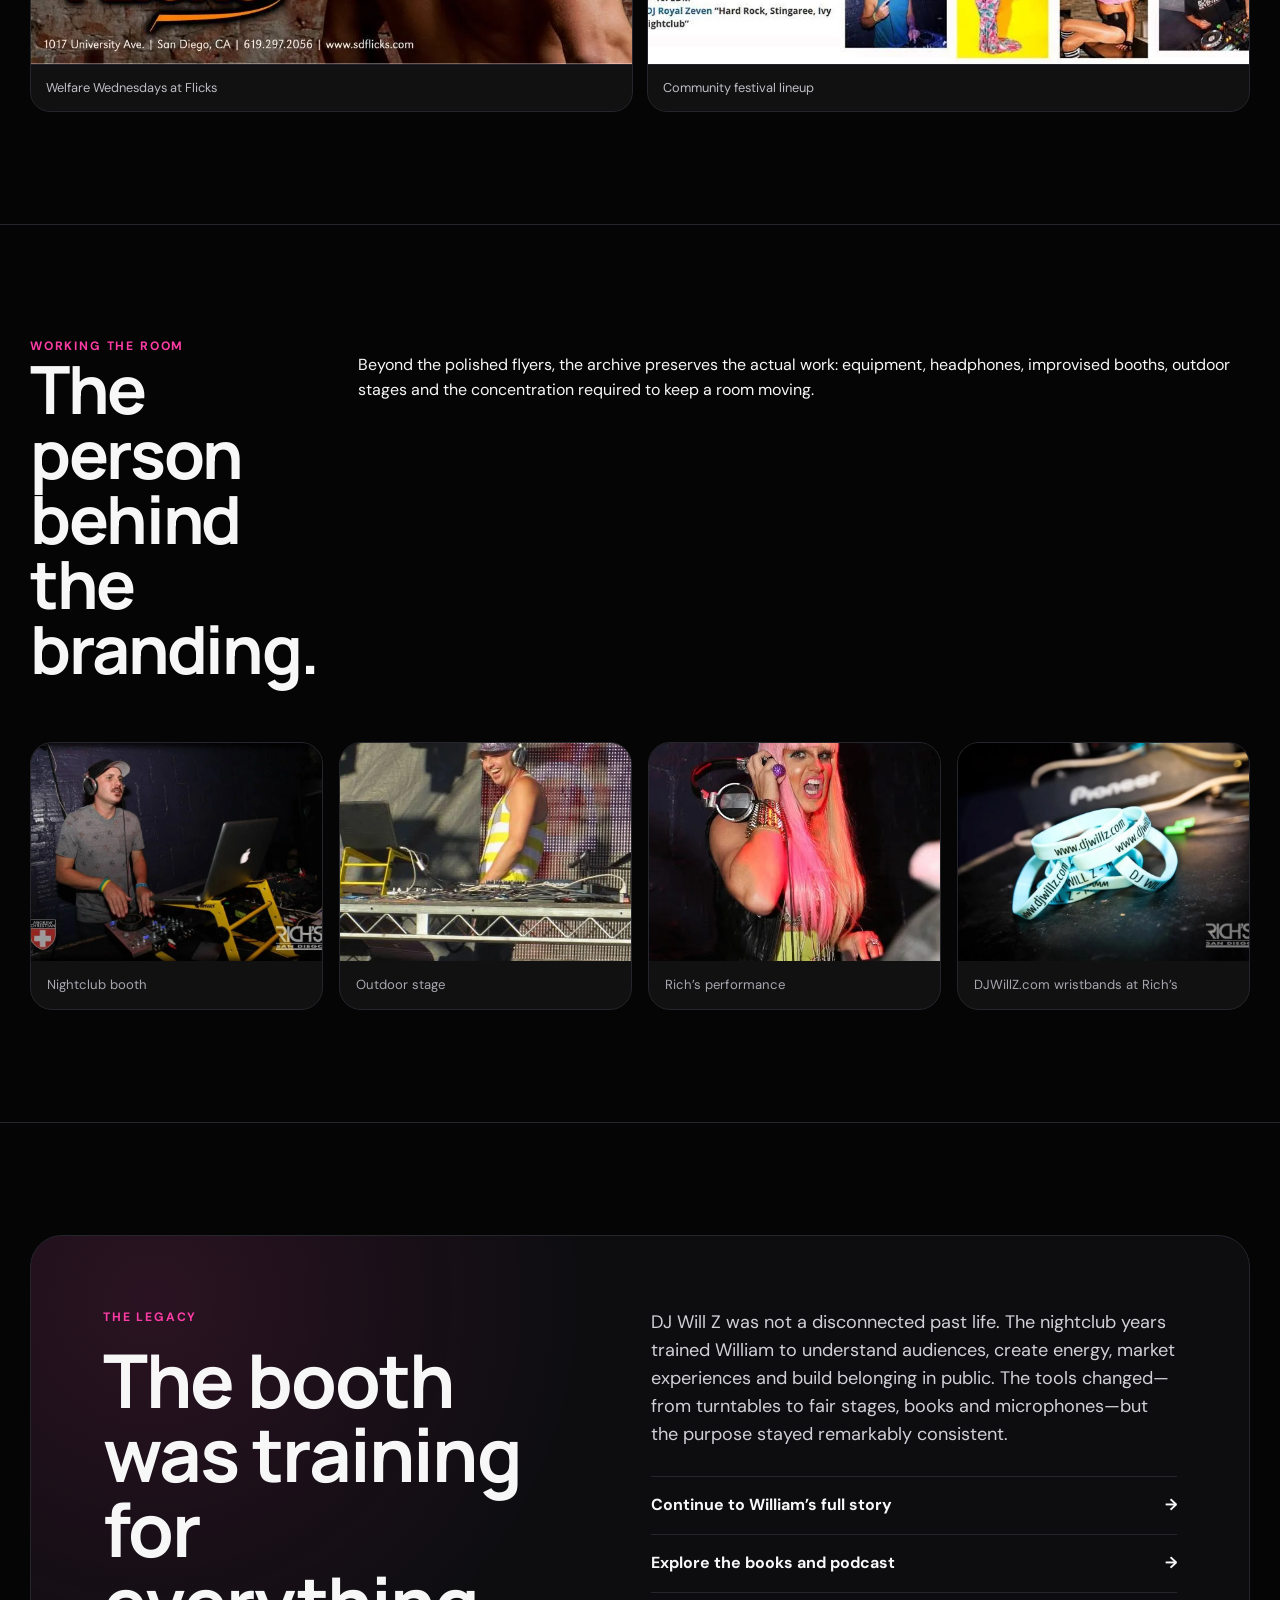
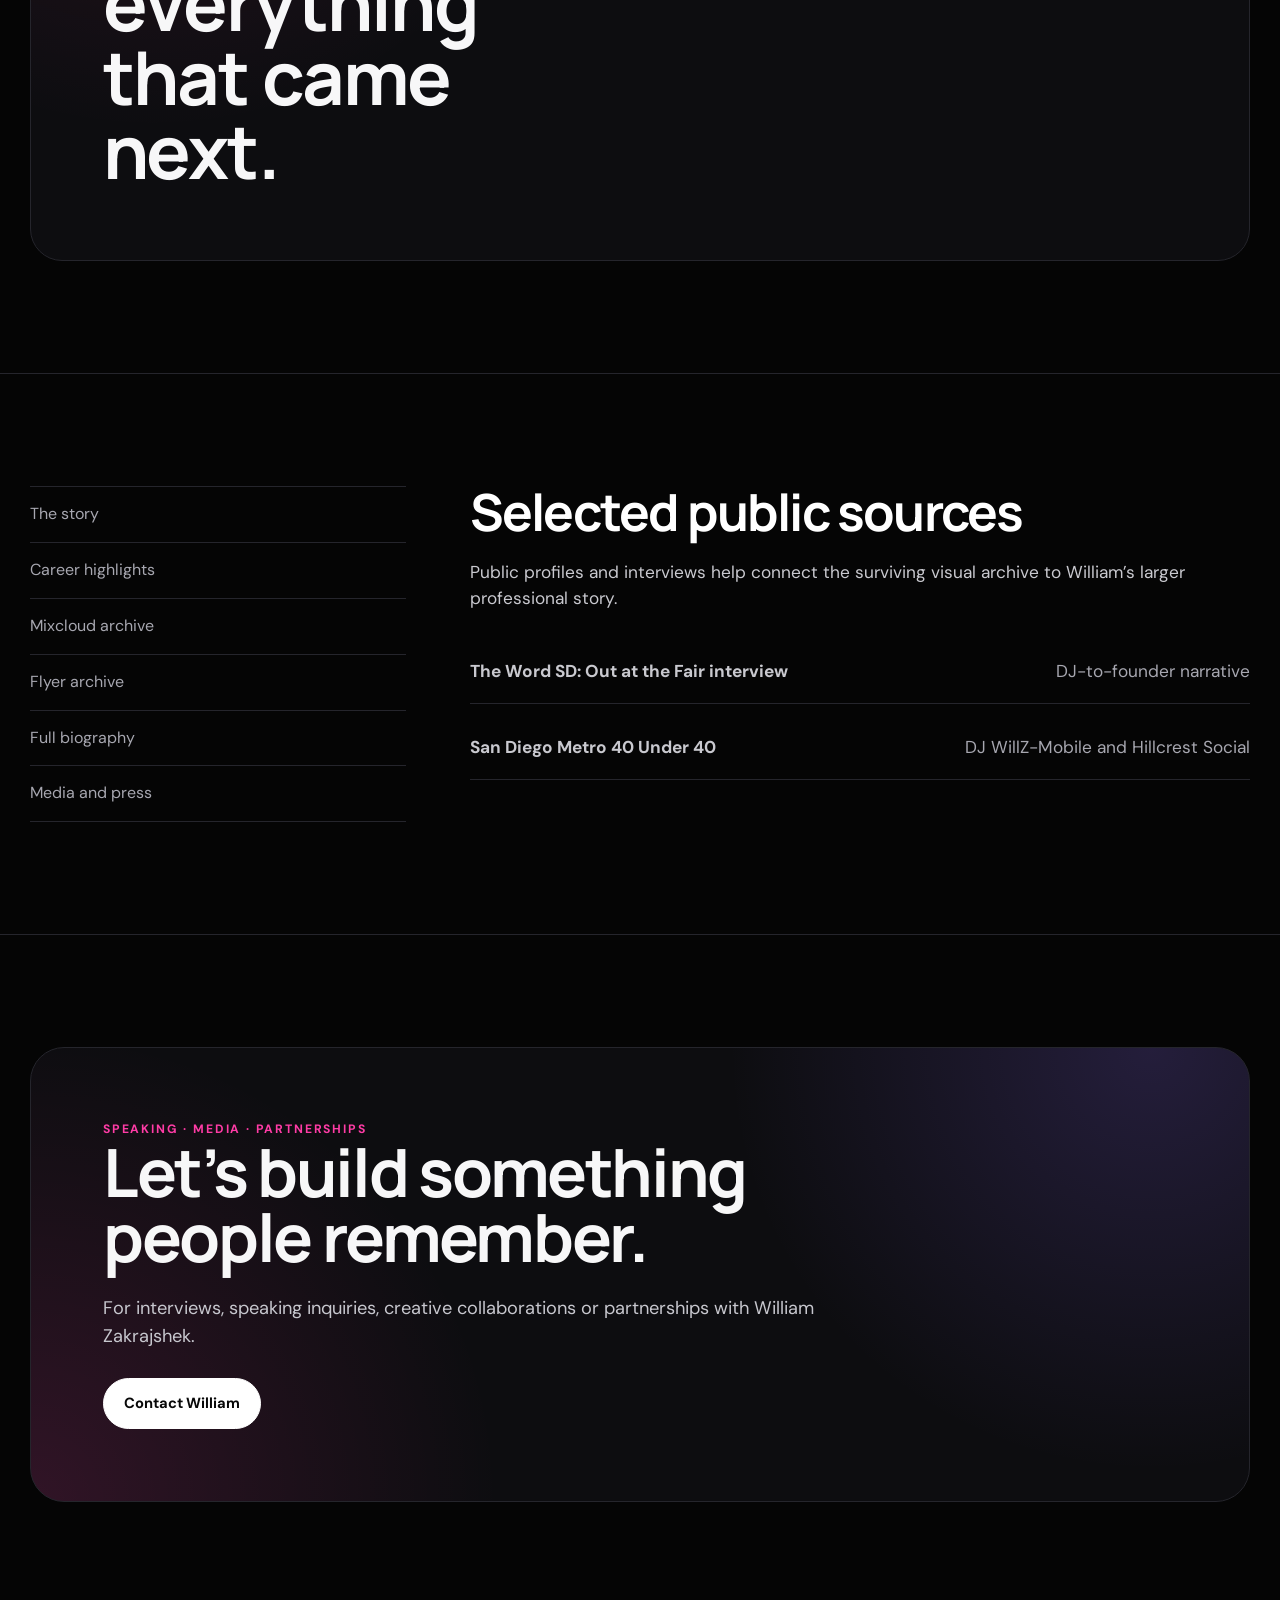
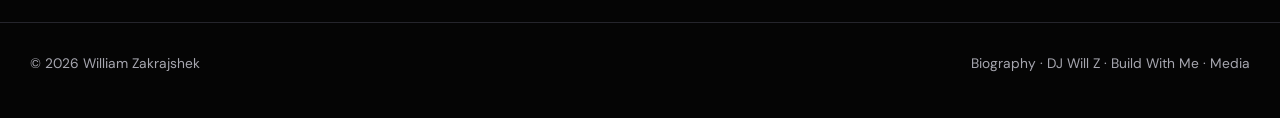
<file: dj-will-z.html>
<!DOCTYPE html>
<html lang="en">
<head>
<meta charset="utf-8"/>
<meta name="viewport" content="width=device-width, initial-scale=1, viewport-fit=cover"/>
<title>DJ Will Z San Diego | Nightlife, Pride & Club Archive</title>
<meta name="description" content="Explore the visual history of DJ Will Z, William Zakrajshek’s San Diego nightlife identity: club residencies, Pride stages, flyers, radio, mobile technology and community culture."/>
<meta name="author" content="William Zakrajshek"/>
<meta name="robots" content="index, follow, max-image-preview:large, max-snippet:-1, max-video-preview:-1"/>
<link rel="canonical" href="https://zakrajshek.com/dj-will-z.html"/>
<link rel="icon" href="favicon.svg" type="image/svg+xml"/>
<link rel="manifest" href="site.webmanifest"/>
<meta name="theme-color" content="#050505"/>
<meta property="og:type" content="website"/>
<meta property="og:site_name" content="William Zakrajshek"/>
<meta property="og:locale" content="en_US"/>
<meta property="og:title" content="DJ Will Z | San Diego Nightlife Archive"/>
<meta property="og:description" content="Clubs, Pride stages, flyers, radio, mobile technology and the nightlife chapter that shaped William Zakrajshek’s work."/>
<meta property="og:url" content="https://zakrajshek.com/dj-will-z.html"/>
<meta property="og:image" content="https://zakrajshek.com/assets/og-dj-will-z.jpg"/>
<meta property="og:image:width" content="1200"/>
<meta property="og:image:height" content="630"/>
<meta property="og:image:alt" content="DJ Will Z — San Diego nightlife archive"/>
<meta name="twitter:card" content="summary_large_image"/>
<meta name="twitter:title" content="DJ Will Z | San Diego Nightlife Archive"/>
<meta name="twitter:description" content="The visual history of DJ Will Z: clubs, Pride stages, flyers, radio and community culture."/>
<meta name="twitter:image" content="https://zakrajshek.com/assets/og-dj-will-z.jpg"/>
<link rel="preconnect" href="https://fonts.googleapis.com"/>
<link rel="preconnect" href="https://fonts.gstatic.com" crossorigin/>
<link href="https://fonts.googleapis.com/css2?family=DM+Sans:wght@400;500;600;700&family=Manrope:wght@500;600;700;800&display=swap" rel="stylesheet"/>
<link rel="stylesheet" href="/assets/site.css?v=7.2"/>
<link rel="apple-touch-icon" href="/assets/apple-touch-icon.png"/>
<meta name="color-scheme" content="dark"/>
<meta name="referrer" content="strict-origin-when-cross-origin"/>
<script type="application/ld+json">
{"@context":"https://schema.org","@graph":[
{"@type":"WebPage","@id":"https://zakrajshek.com/dj-will-z.html#webpage","url":"https://zakrajshek.com/dj-will-z.html","name":"DJ Will Z San Diego | Nightlife, Pride & Club Archive","description":"The visual history of DJ Will Z, William Zakrajshek’s San Diego nightlife identity.","inLanguage":"en-US","dateModified":"2026-07-17","about":{"@id":"https://zakrajshek.com/#william-zakrajshek"}},
{"@type":"Person","@id":"https://zakrajshek.com/#william-zakrajshek","name":"William Zakrajshek","alternateName":["Will Zakrajshek","DJ Will Z"],"url":"https://zakrajshek.com/"},
{"@type":"BreadcrumbList","itemListElement":[{"@type":"ListItem","position":1,"name":"Home","item":"https://zakrajshek.com/"},{"@type":"ListItem","position":2,"name":"DJ Will Z","item":"https://zakrajshek.com/dj-will-z.html"}]}
]}
</script>
  <meta property="og:image:type" content="image/jpeg"/>
  <meta name="twitter:image:alt" content="DJ Will Z — San Diego nightlife archive"/>
</head>
<body>
<a class="skip-link" href="#main-content">Skip to main content</a>
<header>
<div class="wrap nav">
<a aria-label="William Zakrajshek home" class="brand" href="index.html"><span class="brand-mark">WZ</span><span class="brand-name">WILLIAM ZAKRAJSHEK</span></a>
<nav aria-label="Primary navigation" class="desktop-links">
<a href="about.html">About</a><a aria-current="page" href="dj-will-z.html">DJ Will Z</a><a href="speaking.html">Build With Me</a><a href="media.html">Media</a><a href="books-podcast.html">Books + Podcast</a><a class="nav-cta" href="contact.html">Let’s Connect</a>
</nav>
<button aria-controls="mobile-navigation" aria-expanded="false" aria-label="Open navigation menu" class="menu-button" type="button">Menu</button>
</div>
</header>
<nav aria-hidden="true" aria-label="Mobile navigation" class="mobile-menu" id="mobile-navigation">
<a href="about.html">About <span>01</span></a>
<a href="dj-will-z.html">DJ Will Z <span>02</span></a>
<a href="out-at-the-fair.html">Out at the Fair <span>03</span></a>
<a href="speaking.html">Build With Me <span>04</span></a>
<a href="media.html">Media <span>05</span></a>
<a href="books-podcast.html">Books + Podcast <span>06</span></a>
<a class="mobile-cta" href="contact.html">Let’s Connect</a>
</nav>

<main id="main-content">
<div class="wrap breadcrumb"><a href="index.html">Home</a> / DJ Will Z</div>

<section class="dj-hero">
<div class="wrap dj-hero-grid">
<div class="dj-hero-copy">
<div class="kicker">San Diego nightlife · Pride · approximately 2007–2020</div>
<h1>DJ Will Z</h1>
<p class="dj-deck">Before the founder, author and podcast chapters, William Zakrajshek built rooms full of energy as DJ Will Z—moving between Hillcrest clubs, Pride celebrations, radio experiments and early mobile nightlife technology.</p>
<div class="dj-hero-actions">
<a class="btn btn-primary" href="#archive">Explore the archive</a>
<a class="btn btn-secondary" href="#story">Read the story</a>
</div>
<div class="dj-stats" aria-label="DJ Will Z highlights">
<div><strong>Top 40 + hip-hop</strong><span>Accessible, crowd-first sets</span></div>
<div><strong>Rich’s + Flicks</strong><span>Long-running Hillcrest presence</span></div>
<div><strong>Regional bookings</strong><span>San Diego, San Jose and Long Beach</span></div>
</div>
</div>
<figure class="dj-hero-portrait">
<img src="/assets/media/dj-will-z/hero.webp" width="959" height="960" alt="DJ Will Z smiling with headphones around his neck" fetchpriority="high"/>
<figcaption><strong>DJ Will Z</strong><span>William Zakrajshek’s nightlife era</span></figcaption>
</figure>
</div>
</section>

<section class="section dj-intro" id="story">
<div class="wrap dj-story-grid">
<div>
<div class="kicker">The origin chapter</div>
<h2>Before the founder story, there was nightlife.</h2>
</div>
<div class="dj-story-copy">
<p>After moving to San Diego in 2006, William entered Hillcrest nightlife and began learning to DJ after an invitation from DJ Nikno. What started behind the booth grew into years of club sets, Pride-related bookings, promotional experiments and community-centered nightlife work. The schedule eventually extended beyond San Diego to Splash in San Jose and Executive Suite in Long Beach.</p>
<p>The DJ years taught him how rooms feel, how audiences move and how trust is built in real time. Those lessons later became part of the foundation for Hillcrest Social, Out at the Fair and William’s broader work creating spaces where people feel seen.</p>
</div>
</div>
</section>

<section class="section dj-feature-strip">
<div class="wrap dj-feature-grid">
<figure class="dj-feature-card dj-feature-wide">
<img src="/assets/media/dj-will-z/padres-booth.webp" width="1800" height="1200" alt="DJ Will Z working an outdoor Padres-themed DJ booth"/>
<figcaption><span>Out in the city</span><strong>Nightlife moved beyond the club walls.</strong></figcaption>
</figure>
<figure class="dj-feature-card">
<img src="/assets/media/dj-will-z/club-action.webp" width="960" height="642" alt="DJ Will Z performing in a nightclub DJ booth"/>
<figcaption><span>Behind the booth</span><strong>Club energy, crowd reading and live mixing.</strong></figcaption>
</figure>
<figure class="dj-feature-card">
<img src="/assets/media/dj-will-z/red-booth.webp" width="1800" height="1200" alt="DJ equipment and red nightclub lighting during a DJ Will Z set"/>
<figcaption><span>After dark</span><strong>The visual language of the Hillcrest club years.</strong></figcaption>
</figure>
</div>
</section>

<section class="section dj-era">
<div class="wrap">
<div class="section-head">
<div><div class="kicker">Clubs, Pride and public stages</div><h2>From packed rooms to open-air crowds.</h2></div>
<p>The archive shows a career that crossed formats and cities: intimate club booths, themed nights, community events, regional bookings and Pride stages with thousands of people in front of the music.</p>
</div>
<div class="dj-stage-grid">
<figure class="dj-stage-main">
<img src="/assets/media/dj-will-z/pride-stage.webp" width="960" height="720" alt="DJ Will Z performing on a large outdoor Pride stage"/>
<figcaption>DJ Will Z performing on an outdoor Pride stage.</figcaption>
</figure>
<div class="dj-stage-stack">
<figure><img src="/assets/media/dj-will-z/pride-crowd.webp" width="960" height="720" alt="Large Pride crowd viewed from the stage"/><figcaption>The crowd from the booth.</figcaption></figure>
<figure><img src="/assets/media/dj-will-z/pride-stage-wide.webp" width="960" height="720" alt="Wide view of DJ Will Z and performers on a Pride stage"/><figcaption>Music as part of a larger community celebration.</figcaption></figure>
</div>
</div>
</div>
</section>


<section class="section dj-bookings" id="bookings">
<div class="wrap">
<div class="section-head dj-milestone-head">
<div>
<div class="kicker">Career highlights</div>
<h2>Built for nightlife. Booked beyond it.</h2>
</div>
<p>DJ Will Z grew from a San Diego club presence into an established LGBTQ nightlife brand—appearing on major Pride lineups, recognizable stages and regional bookings while building digital tools around the music.</p>
</div>

<div class="dj-highlight-strip" aria-label="Selected DJ Will Z career highlights">
<div><span>Pride festivals</span><strong>San Diego + Minneapolis</strong></div>
<div><span>Recognizable venue</span><strong>House of Blues San Diego</strong></div>
<div><span>Signature home base</span><strong>Rich’s San Diego</strong></div>
<div><span>Regional booking</span><strong>Splash San Jose</strong></div>
</div>

<div class="dj-booking-grid dj-booking-grid-balanced">
<figure>
<img src="/assets/media/dj-will-z/pride-2011-lineup.webp" alt="San Diego Pride 2011 Bud Light Stage lineup listing DJ Will Z" loading="lazy"/>
<figcaption><strong>San Diego Pride</strong><span>Multiple featured appearances, including two Saturday sets on the 2011 Bud Light Stage lineup.</span></figcaption>
</figure>
<figure>
<img src="/assets/media/dj-will-z/house-of-blues-club-lucky.webp" alt="Club Lucky House of Blues San Diego webpage listing DJ Will Z in the Lucky Lounge" loading="lazy"/>
<figcaption><strong>House of Blues San Diego</strong><span>Featured in Club Lucky’s Lucky Lounge.</span></figcaption>
</figure>
<figure>
<img src="/assets/media/dj-will-z/erika-jayne-richs.webp" alt="ElectroPop flyer at Rich's featuring DJ Will Z and Erika Jayne" loading="lazy"/>
<figcaption><strong>Rich’s San Diego</strong><span>Home-base visibility, including an ElectroPop event featuring Erika Jayne.</span></figcaption>
</figure>
<figure>
<img src="/assets/media/dj-will-z/pride-dance-party-lineup.webp" alt="San Diego Pride festival dance party lineup listing Will Z" loading="lazy"/>
<figcaption><strong>Pride dance programming</strong><span>Booked across festival entertainment and dance-stage lineups.</span></figcaption>
</figure>
</div>

<div class="dj-regional-note">
<div>
<span class="kicker">Regional reach</span>
<h3>Not just one city.</h3>
</div>
<p>Additional guest bookings included <strong>Minneapolis Pride</strong>, <strong>Splash in San Jose</strong> and <strong>Executive Suite in Long Beach</strong>—enough to show the reach without turning the page into a venue directory.</p>
</div>
</div>
</section>

<section class="section dj-digital">
<div class="wrap dj-digital-grid">
<div>
<div class="kicker">Digital innovation</div>
<h2>The brand extended beyond the booth.</h2>
<p>Recorded mixes and podcast episodes streamed directly to phones, while DJ WillZ-Mobile gave clubgoers event information, photos and a live request form. It was an early example of a local nightlife brand building its own digital ecosystem—later recognized in William’s 2016 San Diego Metro 40 Under 40 profile.</p>
</div>
<div class="dj-digital-cards dj-digital-cards-expanded">
<figure><img src="/assets/media/dj-will-z/podcast-mobile-streaming.webp" alt="DJ Will Z podcast streaming on an early smartphone" loading="lazy"/><figcaption>Podcast streaming on mobile</figcaption></figure>
<figure><img src="/assets/media/dj-will-z/mobile-app-screens.webp" alt="DJ Will Z Mobile app home screen and song request form" loading="lazy"/><figcaption>DJ WillZ-Mobile and live request form</figcaption></figure>
<figure><img src="/assets/media/dj-will-z/podcast-era.webp" alt="DJ Will Z podcast artwork" loading="lazy"/><figcaption>Recorded mix and podcast artwork</figcaption></figure>
<figure><img src="/assets/media/dj-will-z/dj-logo.webp" alt="DJ Will Z promotional logo artwork" loading="lazy"/><figcaption>Recorded-live branding</figcaption></figure>
</div>
</div>
</section>


<section class="section dj-mixcloud" id="mixcloud-archive">
<div class="wrap">
  <div class="dj-mixcloud-shell">
    <div class="dj-mixcloud-intro">
      <div>
        <div class="kicker">The Mixcloud archive</div>
        <h2>More than a decade of mixes—still playing.</h2>
      </div>
      <p>What began as recorded club sets and themed releases became a living audio archive. Today, 98 DJ Will Z mixes remain online, preserving the sound of Pride weekends, nightlife eras and late-night ideas from across the years.</p>
    </div>

    <div class="dj-mixcloud-feature">
      <div class="dj-mixcloud-number" aria-label="98 mixes archived">
        <span>98</span>
        <strong>mixes archived</strong>
      </div>
      <div class="dj-mixcloud-story">
        <span class="dj-mixcloud-era">2013 → today</span>
        <h3>A soundtrack to the era.</h3>
        <p>Club sets. Pride soundtracks. Artist tributes. Themed mixes. Each upload captures a moment—not only what was playing, but what the room, the city and the community felt like at the time.</p>
        <div class="dj-mixcloud-tags" aria-label="Mix archive highlights">
          <span>Pride</span><span>Club nights</span><span>Artist mixes</span><span>Live sets</span>
        </div>
      </div>
    </div>

    <div class="dj-mixcloud-bottom">
      <blockquote>“The flyers show the nights. The mixes let you hear them.”</blockquote>
      <a class="btn btn-primary" href="https://www.mixcloud.com/djwillzca/" target="_blank" rel="noopener noreferrer">Listen to the Mixcloud archive <span>↗</span></a>
    </div>
  </div>
</div>
</section>

<section class="section dj-archive" id="archive">
<div class="wrap">
<div class="section-head">
<div><div class="kicker">Flyers &amp; promotions</div><h2>The flyers tell the story.</h2></div>
<p>These flyers promoted club nights, Pride events and community celebrations across San Diego. Together, they capture the venues, visual style and energy of the DJ Will Z era.</p>
</div>
<div class="dj-masonry">
<figure class="portrait"><img src="/assets/media/dj-will-z/circuit-flyer.webp" alt="Circuit Pop promotional flyer featuring DJ Will Z" loading="lazy"/><figcaption>Circuit Pop at Rich’s</figcaption></figure>
<figure class="portrait"><img src="/assets/media/dj-will-z/pride-lineup.webp" alt="Pride event lineup flyer" loading="lazy"/><figcaption>Pride lineup</figcaption></figure>
<figure><img src="/assets/media/dj-will-z/cityfest.webp" alt="CityFest DJ Will Z promotional graphic" loading="lazy"/><figcaption>CityFest</figcaption></figure>
<figure class="wide"><img src="/assets/media/dj-will-z/anniversary-flyer.webp" alt="Club anniversary event flyer" loading="lazy"/><figcaption>Club anniversary celebration</figcaption></figure>
<figure class="portrait"><img src="/assets/media/dj-will-z/beat-night.webp" alt="Beat Night promotional flyer featuring DJ Will Z" loading="lazy"/><figcaption>Beat Night</figcaption></figure>
<figure class="portrait"><img src="/assets/media/dj-will-z/furrageous.webp" alt="Furrageous promotional flyer featuring DJ Will Z" loading="lazy"/><figcaption>Furrageous</figcaption></figure>
<figure class="landscape"><img src="/assets/media/dj-will-z/welfare-wednesdays.webp" alt="Welfare Wednesdays flyer featuring DJ Will Z" loading="lazy"/><figcaption>Welfare Wednesdays at Flicks</figcaption></figure>
<figure class="landscape"><img src="/assets/media/dj-will-z/festival-flyer.webp" alt="Festival entertainment lineup flyer including DJ Will Z" loading="lazy"/><figcaption>Community festival lineup</figcaption></figure>
</div>
</div>
</section>

<section class="section dj-booths">
<div class="wrap">
<div class="section-head">
<div><div class="kicker">Working the room</div><h2>The person behind the branding.</h2></div>
<p>Beyond the polished flyers, the archive preserves the actual work: equipment, headphones, improvised booths, outdoor stages and the concentration required to keep a room moving.</p>
</div>
<div class="dj-booth-gallery">
<figure><img src="/assets/media/dj-will-z/richs-booth.webp" alt="DJ Will Z performing at a nightclub booth" loading="lazy"/><figcaption>Nightclub booth</figcaption></figure>
<figure><img src="/assets/media/dj-will-z/outdoor-stage.webp" alt="DJ Will Z performing on an outdoor stage" loading="lazy"/><figcaption>Outdoor stage</figcaption></figure>
<figure><img src="/assets/media/dj-will-z/richs-performance.webp" alt="DJ Will Z performing at Rich's" loading="lazy"/><figcaption>Rich’s performance</figcaption></figure>
<figure><img src="/assets/media/dj-will-z/djwillz-wristbands.webp" alt="DJ Will Z promotional wristbands photographed at Rich's San Diego" loading="lazy"/><figcaption>DJWillZ.com wristbands at Rich’s</figcaption></figure>
</div>
</div>
</section>

<section class="section dj-legacy">
<div class="wrap dj-legacy-panel">
<div>
<div class="kicker">The legacy</div>
<h2>The booth was training for everything that came next.</h2>
</div>
<div>
<p>DJ Will Z was not a disconnected past life. The nightclub years trained William to understand audiences, create energy, market experiences and build belonging in public. The tools changed—from turntables to fair stages, books and microphones—but the purpose stayed remarkably consistent.</p>
<div class="dj-legacy-links">
<a href="about.html">Continue to William’s full story <span>→</span></a>
<a href="books-podcast.html">Explore the books and podcast <span>→</span></a>
</div>
</div>
</div>
</section>

<section class="section">
<div class="wrap content-grid">
<aside aria-label="On this page" class="side-nav">
<a href="#story">The story</a><a href="#bookings">Career highlights</a><a href="#mixcloud-archive">Mixcloud archive</a><a href="#archive">Flyer archive</a><a href="about.html">Full biography</a><a href="media.html">Media and press</a>
</aside>
<article class="content-copy">
<h2>Selected public sources</h2>
<p>Public profiles and interviews help connect the surviving visual archive to William’s larger professional story.</p>
<div class="source-list">
<a href="https://thewordsd.news/out-at-the-fair-a-chat-with-william-zakrajshek/" rel="noopener noreferrer" target="_blank">The Word SD: Out at the Fair interview<span>DJ-to-founder narrative</span></a>
<a href="https://www.sandiegometro.com/2016/09/40-40-awards-2016/" rel="noopener noreferrer" target="_blank">San Diego Metro 40 Under 40<span>DJ WillZ-Mobile and Hillcrest Social</span></a>
</div>
</article>
</div>
</section>

<section class="section contact">
<div class="wrap"><div class="contact-panel">
<div class="kicker">Speaking · Media · Partnerships</div>
<h2>Let’s build something people remember.</h2>
<p>For interviews, speaking inquiries, creative collaborations or partnerships with William Zakrajshek.</p>
<a class="btn btn-primary" href="contact.html">Contact William</a>
</div></div>
</section>


</main>

<footer>
<div class="wrap footer-grid">
<span>© <span id="year"></span> William Zakrajshek</span>
<span><a href="about.html">Biography</a> · <a href="dj-will-z.html">DJ Will Z</a> · <a href="speaking.html">Build With Me</a> · <a href="media.html">Media</a></span>
</div>
</footer>
<script defer src="/assets/site.js?v=7.1"></script>
</body>
</html>
</file>
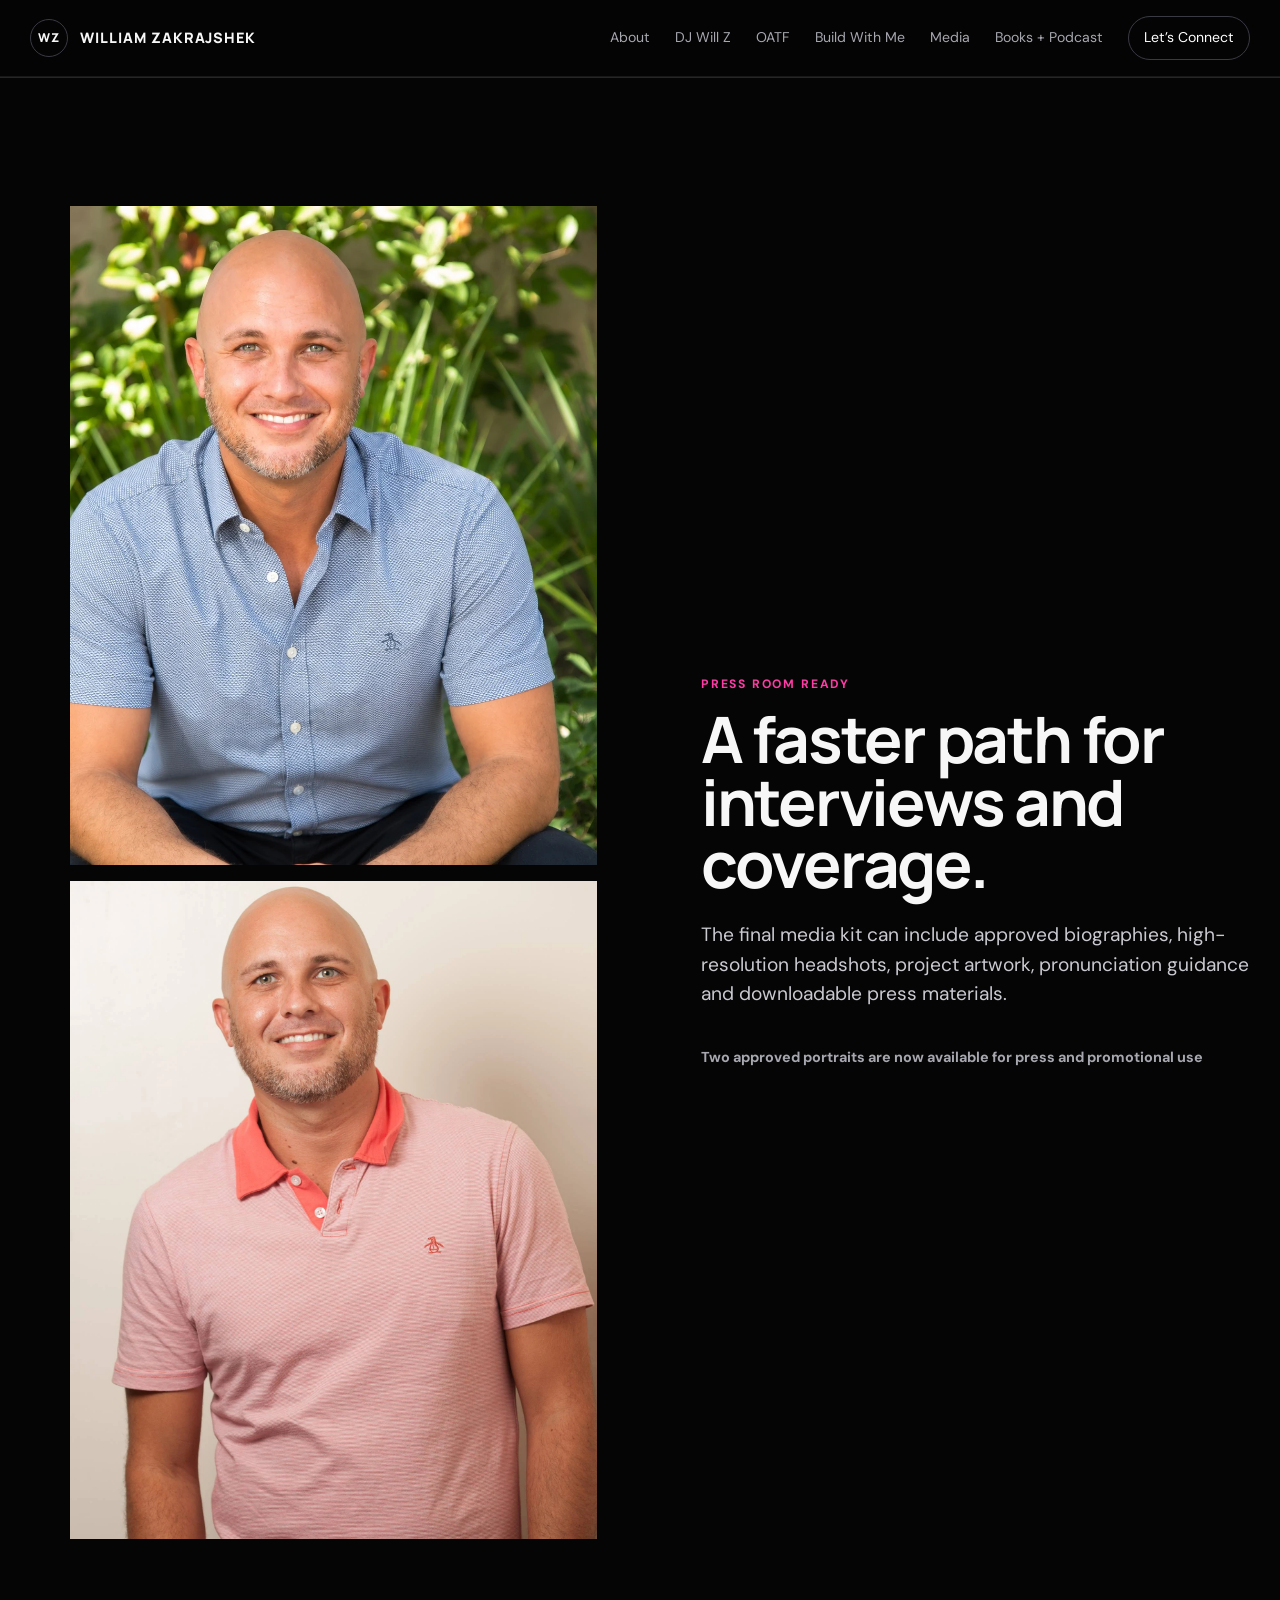
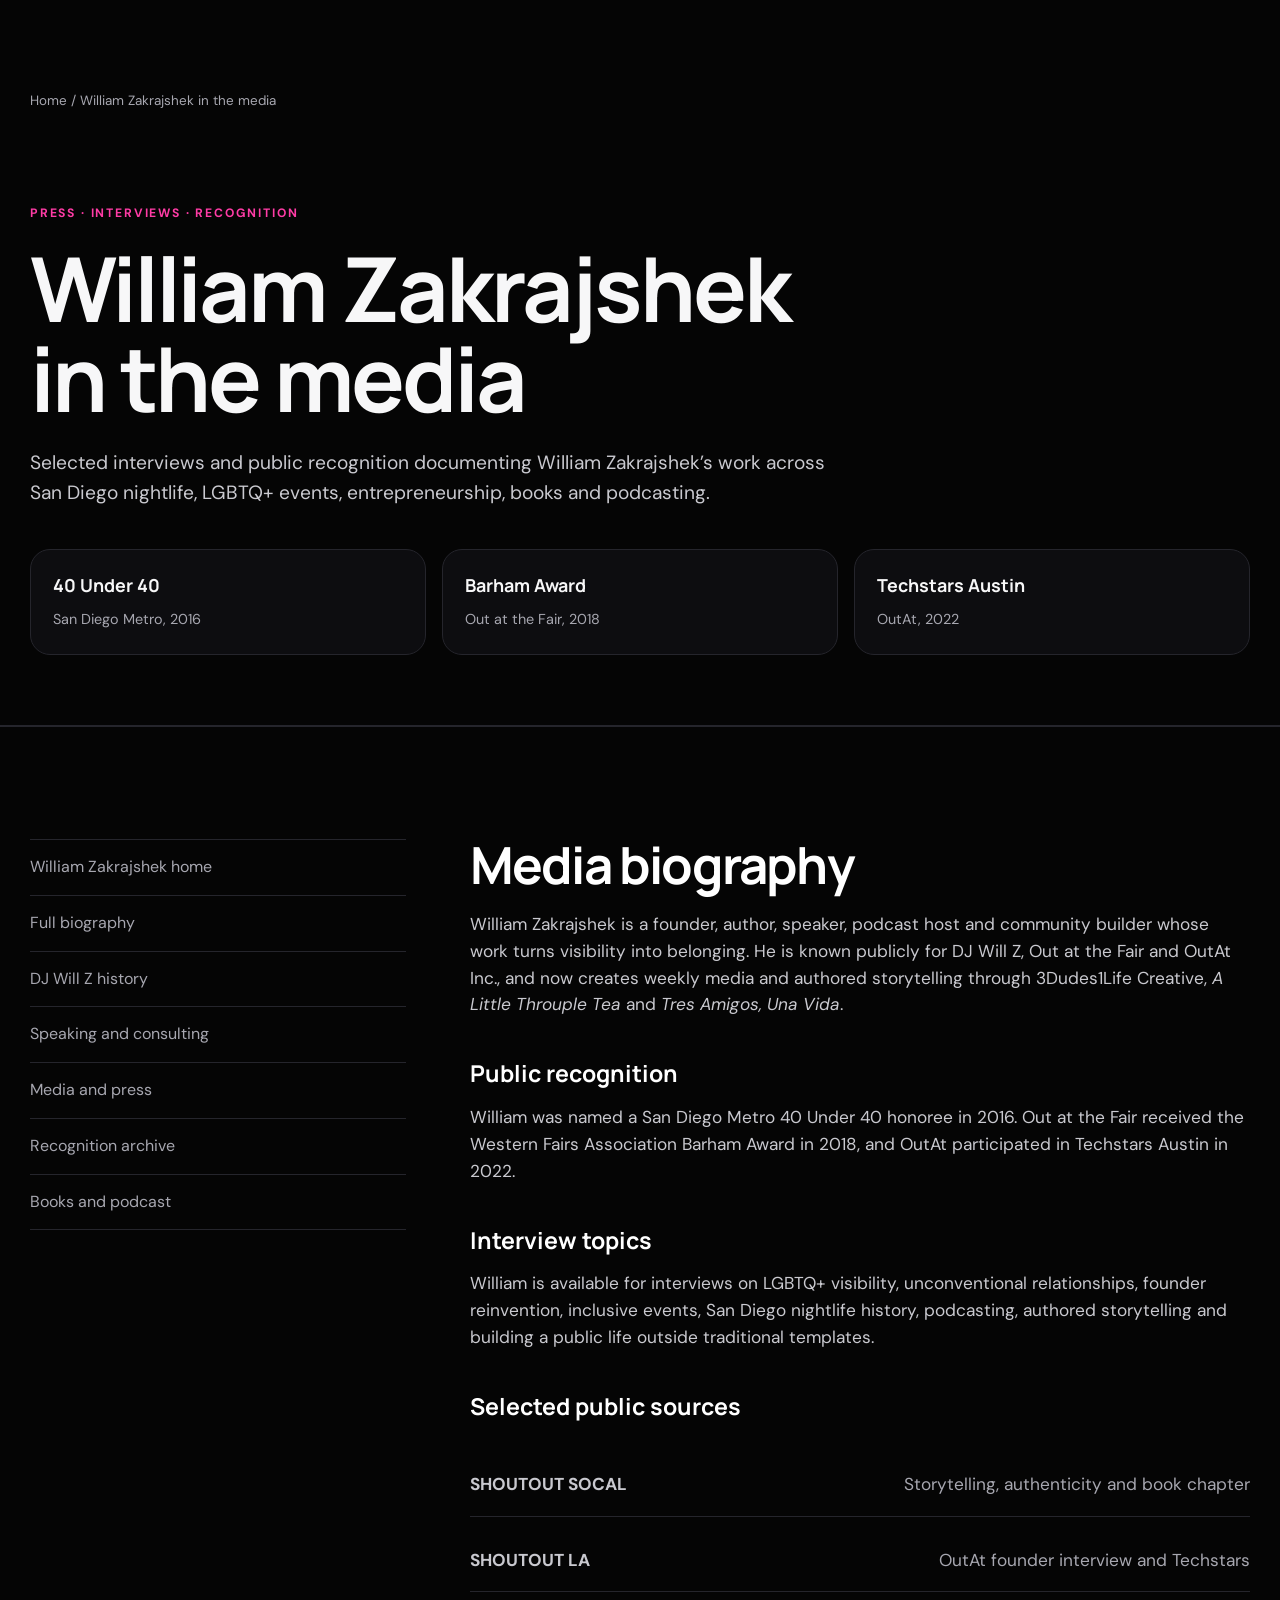
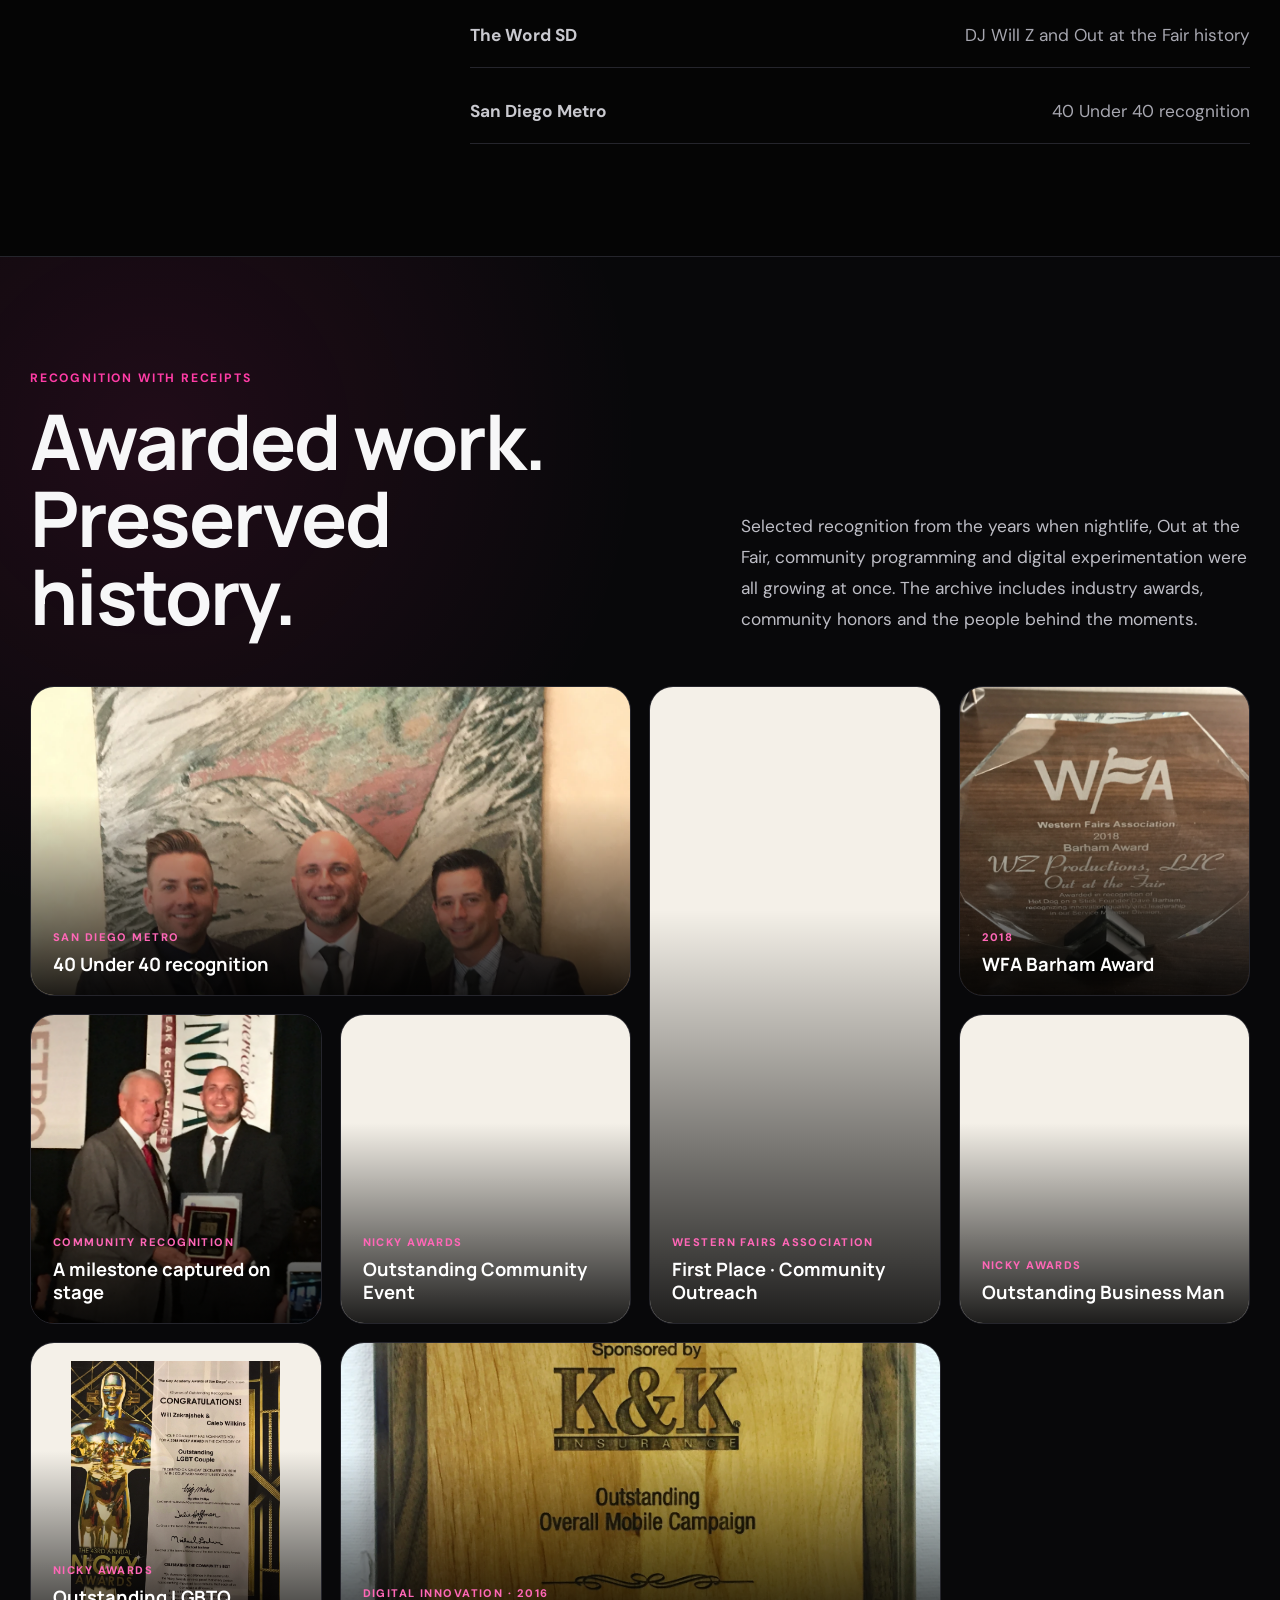
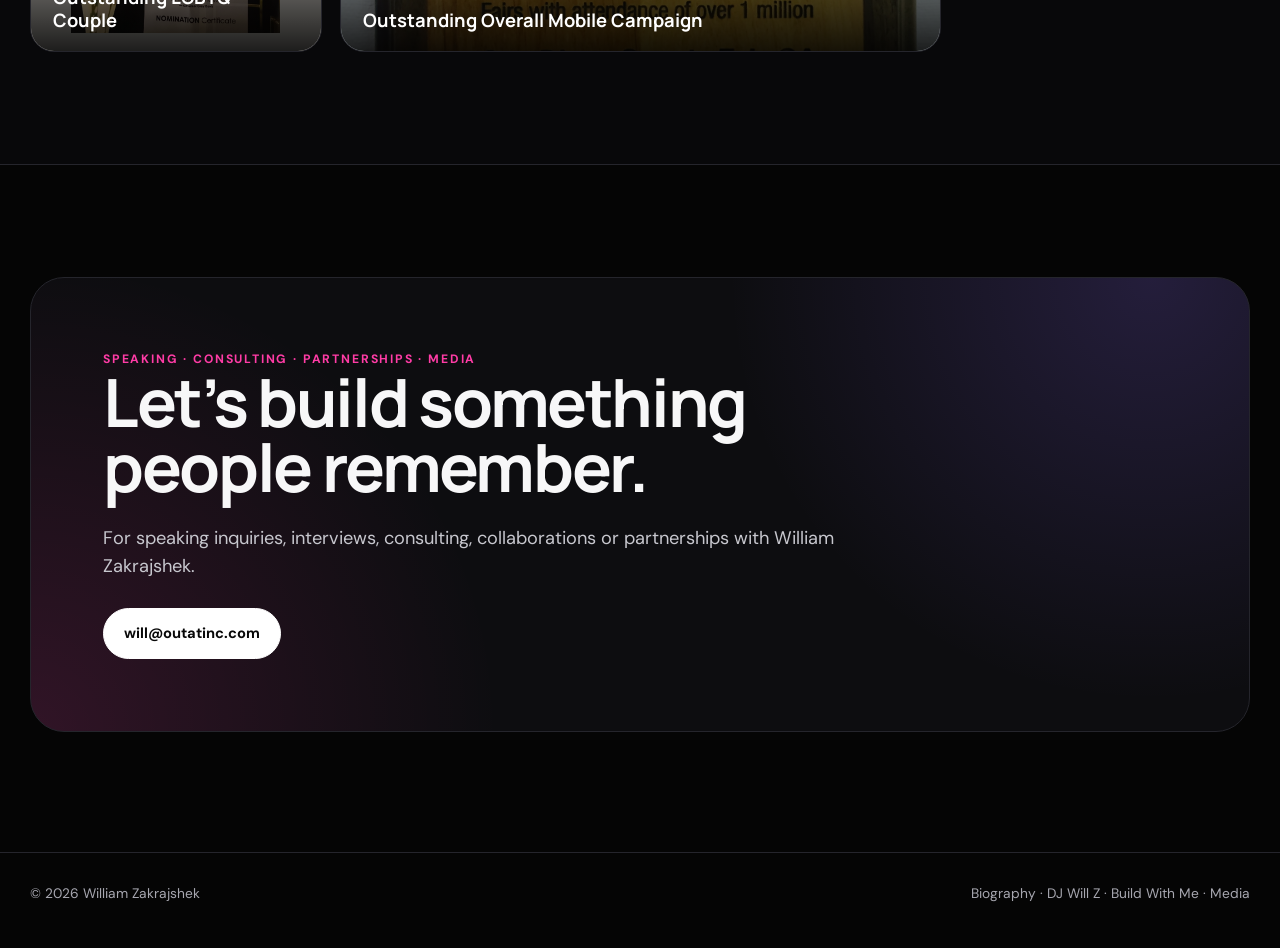
<file: media.html>
<!DOCTYPE html>

<html lang="en">
<head>
<meta charset="utf-8"/>
<meta content="width=device-width, initial-scale=1, viewport-fit=cover" name="viewport"/>
<title>William Zakrajshek Media, Press, Awards &amp; Interview Biography</title>
<meta content="Media and press page for William Zakrajshek, including interviews, awards, Techstars, 40 Under 40, Out at the Fair, DJ Will Z, podcasting and author information." name="description"/>
<meta content="William Zakrajshek" name="author"/>
<meta content="index, follow, max-image-preview:large, max-snippet:-1, max-video-preview:-1" name="robots"/>
<meta content="index, follow" name="googlebot"/>
<link href="https://zakrajshek.com/media.html" rel="canonical"/>
<link href="https://zakrajshek.com/media.html" hreflang="en-us" rel="alternate"/>
<link href="favicon.svg" rel="icon" type="image/svg+xml"/>
<link href="site.webmanifest" rel="manifest"/>
<meta content="#050505" name="theme-color"/>
<meta content="website" property="og:type"/>
<meta content="William Zakrajshek" property="og:site_name"/>
<meta content="en_US" property="og:locale"/>
<meta content="William Zakrajshek Media, Press, Awards &amp; Interview Biography" property="og:title"/>
<meta content="Media and press page for William Zakrajshek, including interviews, awards, Techstars, 40 Under 40, Out at the Fair, DJ Will Z, podcasting and author information." property="og:description"/>
<meta content="https://zakrajshek.com/media.html" property="og:url"/>
<meta name="twitter:card" content="summary_large_image"/>
<meta content="William Zakrajshek Media, Press, Awards &amp; Interview Biography" name="twitter:title"/>
<meta content="Media and press page for William Zakrajshek, including interviews, awards, Techstars, 40 Under 40, Out at the Fair, DJ Will Z, podcasting and author information." name="twitter:description"/>
<link href="https://fonts.googleapis.com" rel="preconnect"/>
<link crossorigin="" href="https://fonts.gstatic.com" rel="preconnect"/>
<link href="https://fonts.googleapis.com/css2?family=DM+Sans:wght@400;500;600;700&amp;family=Manrope:wght@500;600;700;800&amp;display=swap" rel="stylesheet"/>
<script type="application/ld+json">{"@context":"https://schema.org","@graph":[{"@type":"WebPage","@id":"https://zakrajshek.com/media.html#webpage","url":"https://zakrajshek.com/media.html","name":"William Zakrajshek Media, Press, Awards & Interview Biography","description":"Media and press page for William Zakrajshek, including interviews, awards, Techstars, 40 Under 40, Out at the Fair, DJ Will Z, podcasting and author information.","isPartOf":{"@id":"https://zakrajshek.com/#website"},"about":{"@id":"https://zakrajshek.com/#william-zakrajshek"},"inLanguage":"en-US","dateModified":"2026-07-14"},{"@type":"Person","@id":"https://zakrajshek.com/#william-zakrajshek","name":"William Zakrajshek","alternateName":["Will Zakrajshek","DJ Will Z"],"url":"https://zakrajshek.com/","description":"Founder, author, speaker, podcast host and LGBTQ+ community builder known for DJ Will Z, Out at the Fair, OutAt Inc., A Little Throuple Tea, 3Dudes1Life Creative and Tres Amigos, Una Vida.","jobTitle":["Founder","Author","Speaker","Podcast Host","Community Builder"],"homeLocation":{"@type":"Place","name":"San Diego County, California"},"knowsAbout":["LGBTQ+ community building","inclusive event strategy","founder reinvention","storytelling","podcasting","San Diego nightlife","fair and festival programming","brand partnerships"],"worksFor":{"@type":"Organization","@id":"https://www.outatinc.com/#organization","name":"OutAt Inc.","url":"https://www.outatinc.com/"},"sameAs":["https://www.outatinc.com/","https://www.outatthefair.com/","https://3dudes1lifecreative.com/","https://throupletea.com/","https://www.tresamigosunavida.com/","https://podcasts.apple.com/us/podcast/a-little-throuple-tea-gay-throuple-podcast-3dudes1life/id1837237399","https://shoutoutla.com/meet-william-zakrajshek-ceo/","https://shoutoutsocal.com/meet-william-zakrajshek-ceo-co-author/","https://thewordsd.news/out-at-the-fair-a-chat-with-william-zakrajshek/","https://www.sandiegometro.com/2016/09/40-40-awards-2016/"]},{"@type":"BreadcrumbList","itemListElement":[{"@type":"ListItem","position":1,"name":"Home","item":"https://zakrajshek.com/"},{"@type":"ListItem","position":2,"name":"William Zakrajshek in the media","item":"https://zakrajshek.com/media.html"}]}]}</script>
<link href="/assets/site.css?v=7.2" rel="stylesheet"/><meta content="dark" name="color-scheme"/><meta content="telephone=no" name="format-detection"/><meta content="yes" name="apple-mobile-web-app-capable"/><meta content="black-translucent" name="apple-mobile-web-app-status-bar-style"/><meta content="William Z" name="apple-mobile-web-app-title"/><meta property="og:image" content="https://zakrajshek.com/assets/og-media.jpg"/><meta property="og:image:width" content="1200"/><meta property="og:image:height" content="630"/><meta property="og:image:alt" content="William Zakrajshek media, press and awards"/><meta name="twitter:image" content="https://zakrajshek.com/assets/og-media.jpg"/><meta name="twitter:image:alt" content="William Zakrajshek media, press and awards"/><link href="/assets/apple-touch-icon.png" rel="apple-touch-icon"/><link as="style" href="/assets/site.css?v=7.2" rel="preload"/><meta content="strict-origin-when-cross-origin" name="referrer"/>  <meta property="og:image:type" content="image/jpeg"/>
</head>
<body><a class="skip-link" href="#main-content">Skip to main content</a><header>
<div class="wrap nav">
<a aria-label="William Zakrajshek home" class="brand" href="index.html"><span class="brand-mark">WZ</span><span class="brand-name">WILLIAM ZAKRAJSHEK</span></a>
<nav aria-label="Primary navigation" class="desktop-links">
<a href="about.html">About</a><a href="dj-will-z.html">DJ Will Z</a><a href="out-at-the-fair.html">OATF</a><a href="speaking.html">Build With Me</a><a href="media.html">Media</a><a href="books-podcast.html">Books + Podcast</a><a class="nav-cta" href="index.html#contact">Let’s Connect</a>
</nav>
<button aria-controls="mobile-navigation" aria-expanded="false" aria-label="Open navigation menu" class="menu-button" type="button">Menu</button>
</div>
</header>
<nav aria-hidden="true" aria-label="Mobile navigation" class="mobile-menu" id="mobile-navigation">
<a href="about.html">About <span>01</span></a>
<a href="dj-will-z.html">DJ Will Z <span>02</span></a>
<a href="out-at-the-fair.html">Out at the Fair <span>03</span></a>
<a href="speaking.html">Build With Me <span>04</span></a>
<a href="media.html">Media <span>05</span></a>
<a href="books-podcast.html">Books + Podcast <span>06</span></a>
<a class="mobile-cta" href="index.html#contact">Let’s Connect</a>
</nav>
<main id="main-content"><section class="section asset-ready"><div class="wrap asset-feature"><div class="press-photo-grid"><figure class="press-photo press-photo-primary"><img alt="William Zakrajshek outdoor press headshot" decoding="async" loading="lazy" src="assets/media/press-headshot-primary.webp"/></figure><figure class="press-photo press-photo-secondary"><img alt="William Zakrajshek coral polo press portrait" decoding="async" loading="lazy" src="assets/media/press-headshot-secondary.webp"/></figure></div><div><div class="kicker">Press room ready</div><h2>A faster path for interviews and coverage.</h2><p class="lede">The final media kit can include approved biographies, high-resolution headshots, project artwork, pronunciation guidance and downloadable press materials.</p><span class="asset-status">Two approved portraits are now available for press and promotional use</span></div></div></section>
<div class="wrap breadcrumb"><a href="index.html">Home</a> / William Zakrajshek in the media</div>
<section class="page-hero"><div class="wrap"><div class="kicker reveal">Press · interviews · recognition</div><h1 class="reveal">William Zakrajshek in the media</h1><p class="reveal">Selected interviews and public recognition documenting William Zakrajshek’s work across San Diego nightlife, LGBTQ+ events, entrepreneurship, books and podcasting.</p><div class="seo-facts"><div class="seo-fact reveal"><strong>40 Under 40</strong><span>San Diego Metro, 2016</span></div><div class="seo-fact reveal"><strong>Barham Award</strong><span>Out at the Fair, 2018</span></div><div class="seo-fact reveal"><strong>Techstars Austin</strong><span>OutAt, 2022</span></div></div></div></section>
<section class="section"><div class="wrap content-grid">
<aside aria-label="On this page" class="side-nav"><a href="index.html">William Zakrajshek home</a><a href="about.html">Full biography</a><a href="dj-will-z.html">DJ Will Z history</a><a href="speaking.html">Speaking and consulting</a><a href="media.html">Media and press</a><a href="#recognition">Recognition archive</a><a href="books-podcast.html">Books and podcast</a></aside>
<article class="content-copy reveal"><h2>Media biography</h2><p>William Zakrajshek is a founder, author, speaker, podcast host and community builder whose work turns visibility into belonging. He is known publicly for DJ Will Z, Out at the Fair and OutAt Inc., and now creates weekly media and authored storytelling through 3Dudes1Life Creative, <em>A Little Throuple Tea</em> and <em>Tres Amigos, Una Vida</em>.</p><h3>Public recognition</h3><p>William was named a San Diego Metro 40 Under 40 honoree in 2016. Out at the Fair received the Western Fairs Association Barham Award in 2018, and OutAt participated in Techstars Austin in 2022.</p><h3>Interview topics</h3><p>William is available for interviews on LGBTQ+ visibility, unconventional relationships, founder reinvention, inclusive events, San Diego nightlife history, podcasting, authored storytelling and building a public life outside traditional templates.</p><h3>Selected public sources</h3><div class="source-list"><a href="https://shoutoutsocal.com/meet-william-zakrajshek-ceo-co-author/" rel="noopener noreferrer" target="_blank">SHOUTOUT SOCAL<span>Storytelling, authenticity and book chapter</span></a><a href="https://shoutoutla.com/meet-william-zakrajshek-ceo/" rel="noopener noreferrer" target="_blank">SHOUTOUT LA<span>OutAt founder interview and Techstars</span></a><a href="https://thewordsd.news/out-at-the-fair-a-chat-with-william-zakrajshek/" rel="noopener noreferrer" target="_blank">The Word SD<span>DJ Will Z and Out at the Fair history</span></a><a href="https://www.sandiegometro.com/2016/09/40-40-awards-2016/" rel="noopener noreferrer" target="_blank">San Diego Metro<span>40 Under 40 recognition</span></a></div></article>
</div></section>

<section class="section recognition-section" id="recognition">
  <div class="wrap">
    <div class="recognition-head reveal">
      <div>
        <div class="kicker">Recognition with receipts</div>
        <h2>Awarded work.<br/>Preserved history.</h2>
      </div>
      <p>Selected recognition from the years when nightlife, Out at the Fair, community programming and digital experimentation were all growing at once. The archive includes industry awards, community honors and the people behind the moments.</p>
    </div>

    <div class="recognition-grid">
      <figure class="recognition-card recognition-card-wide recognition-card-40 reveal">
        <img src="assets/media/recognition/barham-presentation.webp" alt="William Zakrajshek receiving an award with two presenters" loading="lazy" decoding="async"/>
        <figcaption><span>San Diego Metro</span><strong>40 Under 40 recognition</strong></figcaption>
      </figure>
      <figure class="recognition-card recognition-card-tall reveal">
        <img src="assets/media/recognition/wfa-first-place.webp" alt="Western Fairs Association Achievement Award certificate recognizing a first place community outreach program" loading="lazy" decoding="async"/>
        <figcaption><span>Western Fairs Association</span><strong>First Place · Community Outreach</strong></figcaption>
      </figure>
      <figure class="recognition-card reveal">
        <img src="assets/media/recognition/barham-award.webp" alt="Western Fairs Association 2018 Barham Award trophy for Out at the Fair" loading="lazy" decoding="async"/>
        <figcaption><span>2018</span><strong>WFA Barham Award</strong></figcaption>
      </figure>
      <figure class="recognition-card reveal">
        <img src="assets/media/recognition/award-stage.webp" alt="William Zakrajshek receiving a plaque on stage" loading="lazy" decoding="async"/>
        <figcaption><span>Community recognition</span><strong>A milestone captured on stage</strong></figcaption>
      </figure>
      <figure class="recognition-card reveal">
        <img src="assets/media/recognition/nicky-community-event.webp" alt="Nicky Awards certificate recognizing Out at the Fair as an outstanding community event" loading="lazy" decoding="async"/>
        <figcaption><span>Nicky Awards</span><strong>Outstanding Community Event</strong></figcaption>
      </figure>
      <figure class="recognition-card reveal">
        <img src="assets/media/recognition/nicky-businessman.webp" alt="Nicky Awards certificate recognizing William Zakrajshek in the outstanding businessman category" loading="lazy" decoding="async"/>
        <figcaption><span>Nicky Awards</span><strong>Outstanding Business Man</strong></figcaption>
      </figure>
      <figure class="recognition-card reveal">
        <img src="assets/media/recognition/nicky-lgbtq-couple.webp" alt="Nicky Awards certificate recognizing William Zakrajshek and Caleb in the outstanding LGBTQ couple category" loading="lazy" decoding="async"/>
        <figcaption><span>Nicky Awards</span><strong>Outstanding LGBTQ Couple</strong></figcaption>
      </figure>
      <figure class="recognition-card recognition-card-wide reveal">
        <img src="assets/media/recognition/communications-award.webp" alt="2016 K and K Communications Award plaque for an outstanding overall mobile campaign" loading="lazy" decoding="async"/>
        <figcaption><span>Digital innovation · 2016</span><strong>Outstanding Overall Mobile Campaign</strong></figcaption>
      </figure>
    </div>
  </div>
</section>

<section class="section contact"><div class="wrap"><div class="contact-panel reveal"><div class="kicker">Speaking · Consulting · Partnerships · Media</div><h2>Let’s build something people remember.</h2><p>For speaking inquiries, interviews, consulting, collaborations or partnerships with William Zakrajshek.</p><a class="btn btn-primary" href="mailto:will@outatinc.com">will@outatinc.com</a></div></div></section>
</main><footer>
<div class="wrap footer-grid">
<span>© <span id="year"></span> William Zakrajshek</span>
<span><a href="about.html">Biography</a> · <a href="dj-will-z.html">DJ Will Z</a> · <a href="speaking.html">Build With Me</a> · <a href="media.html">Media</a></span>
</div>
</footer>
<script defer="True" src="/assets/site.js?v=7.2"></script></body></html>
</file>
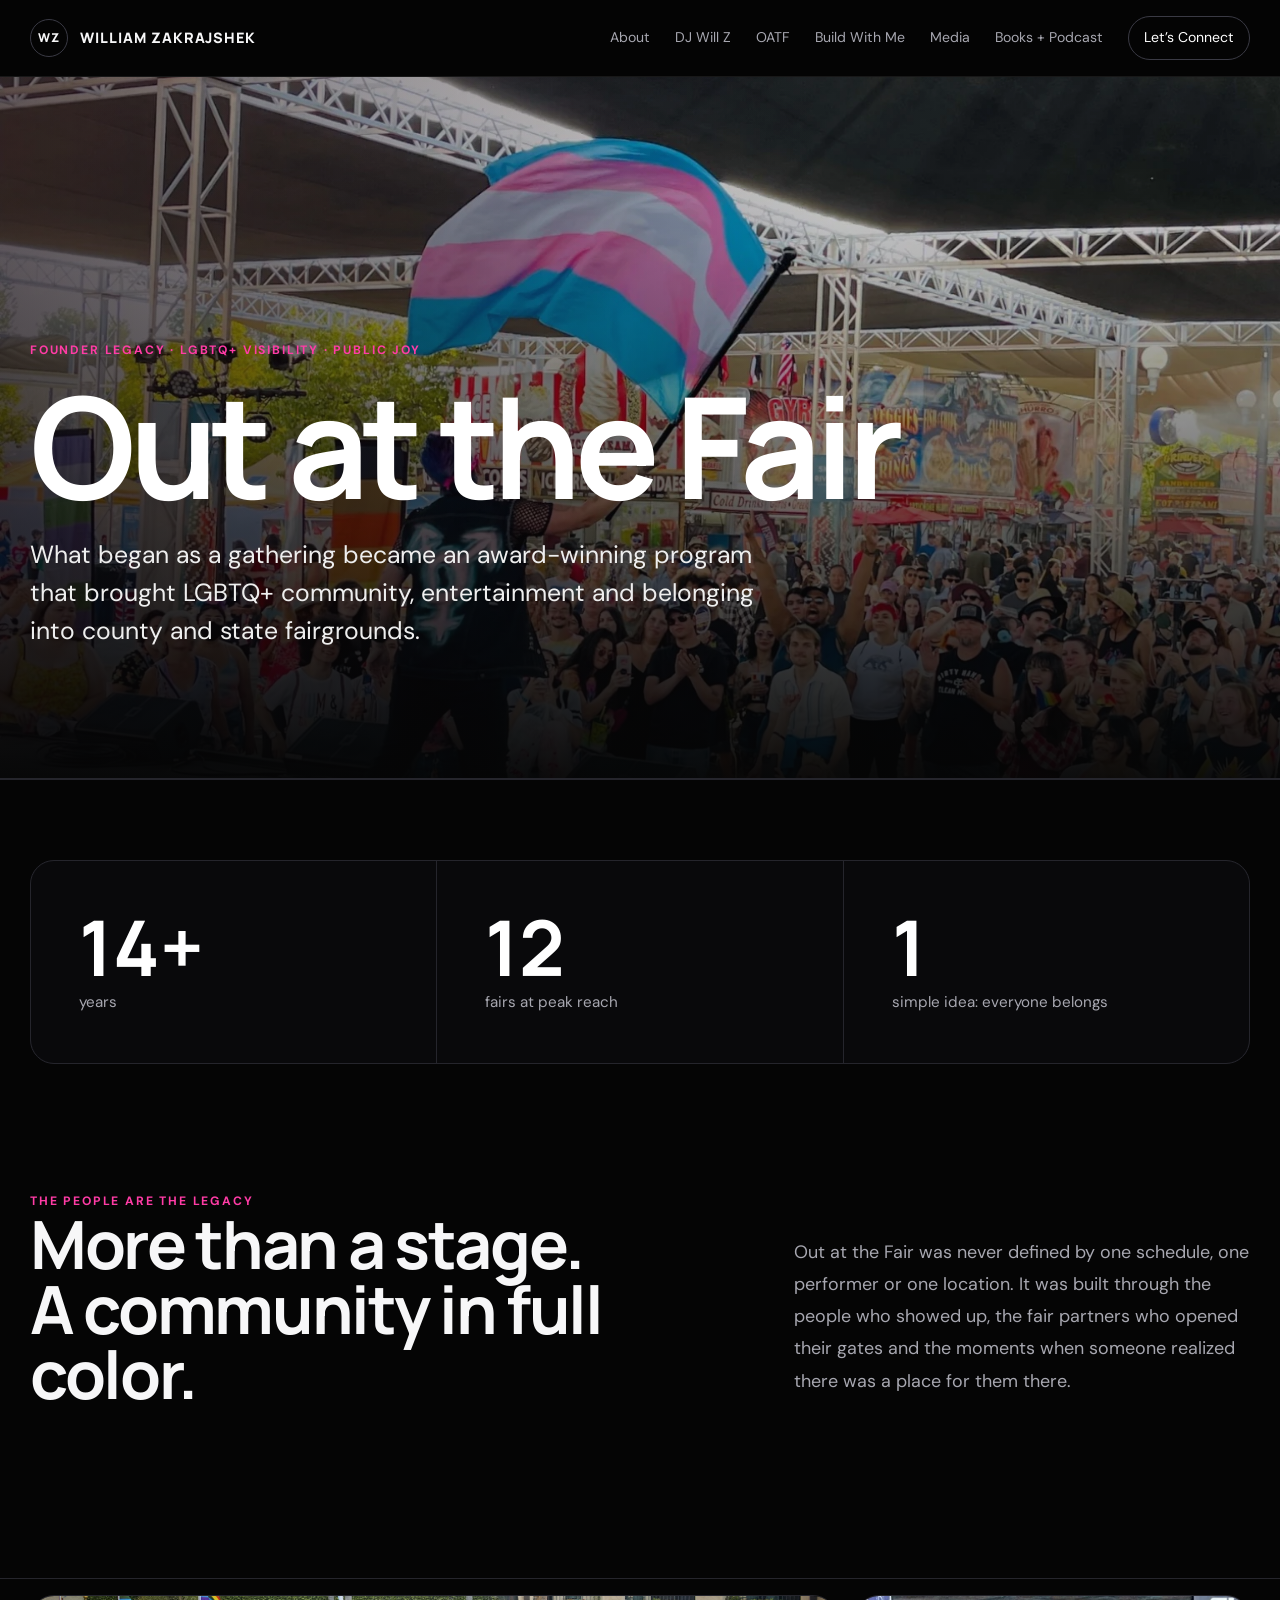
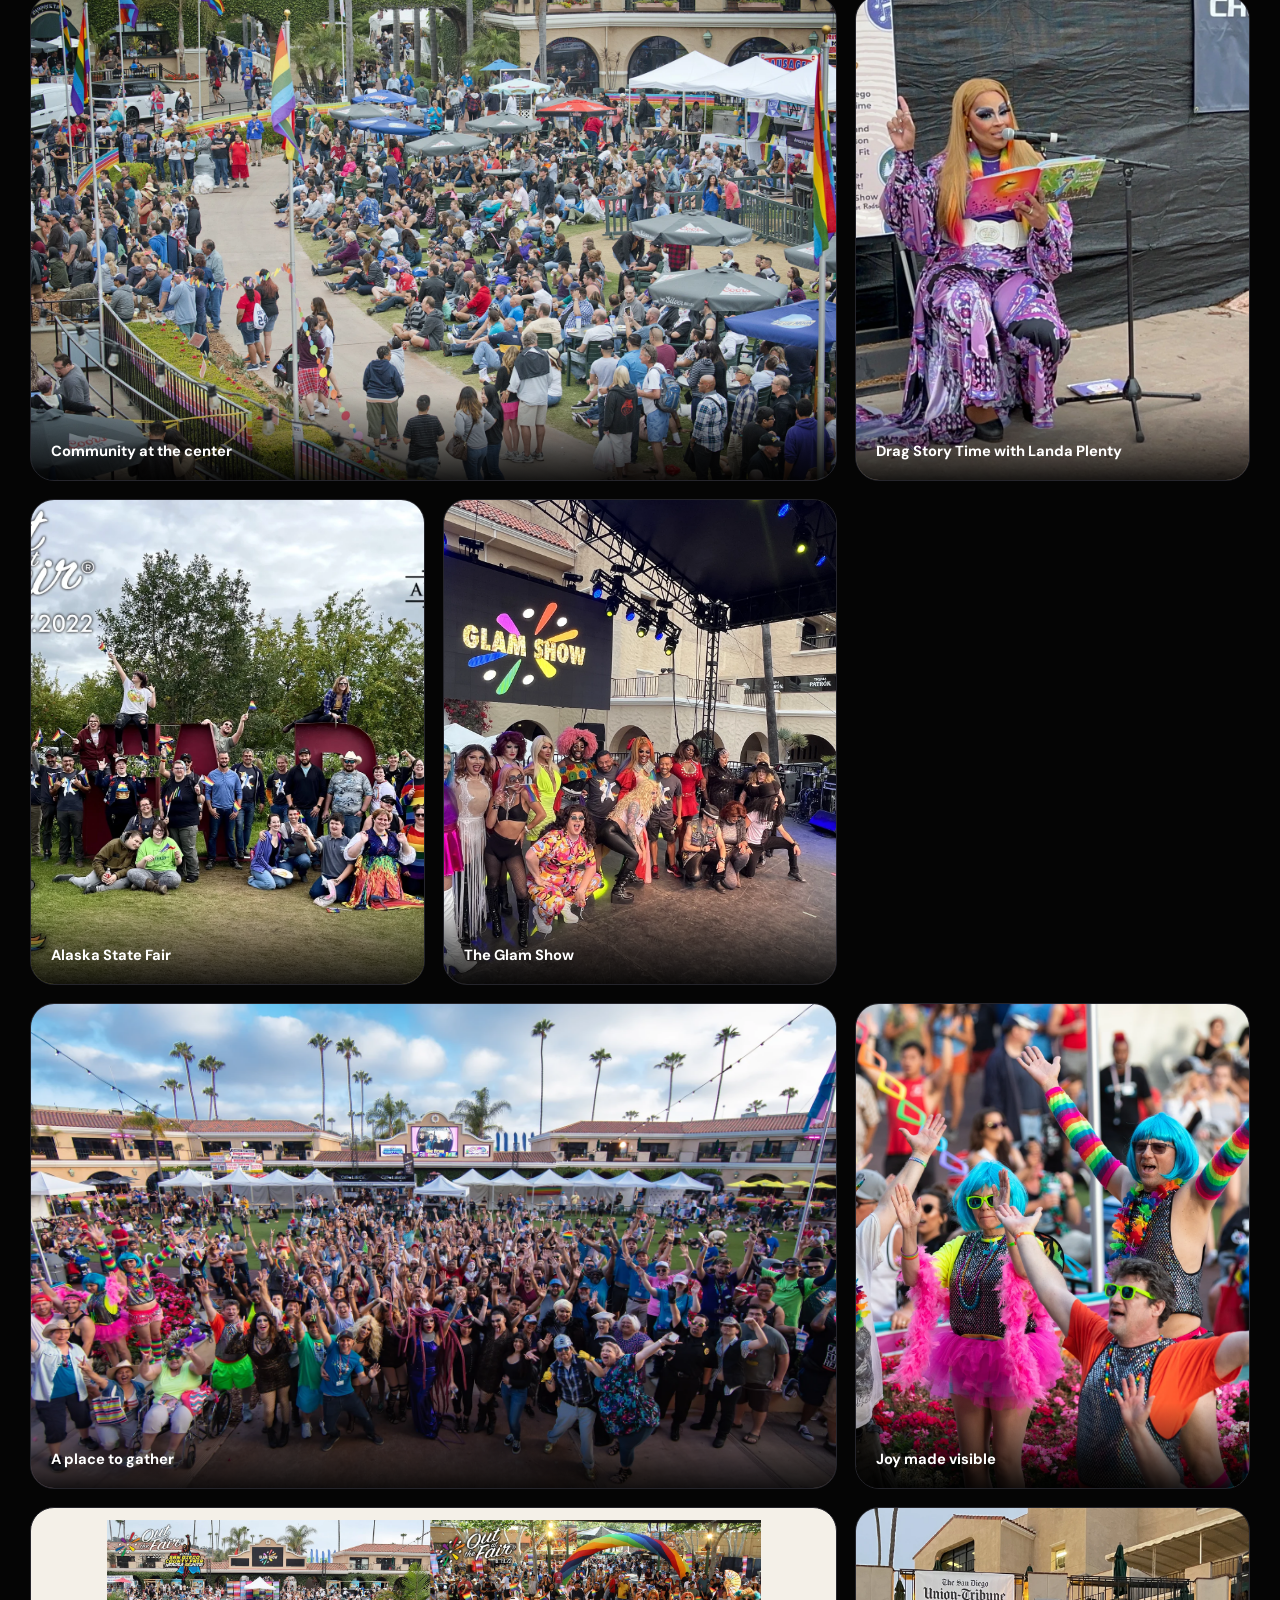
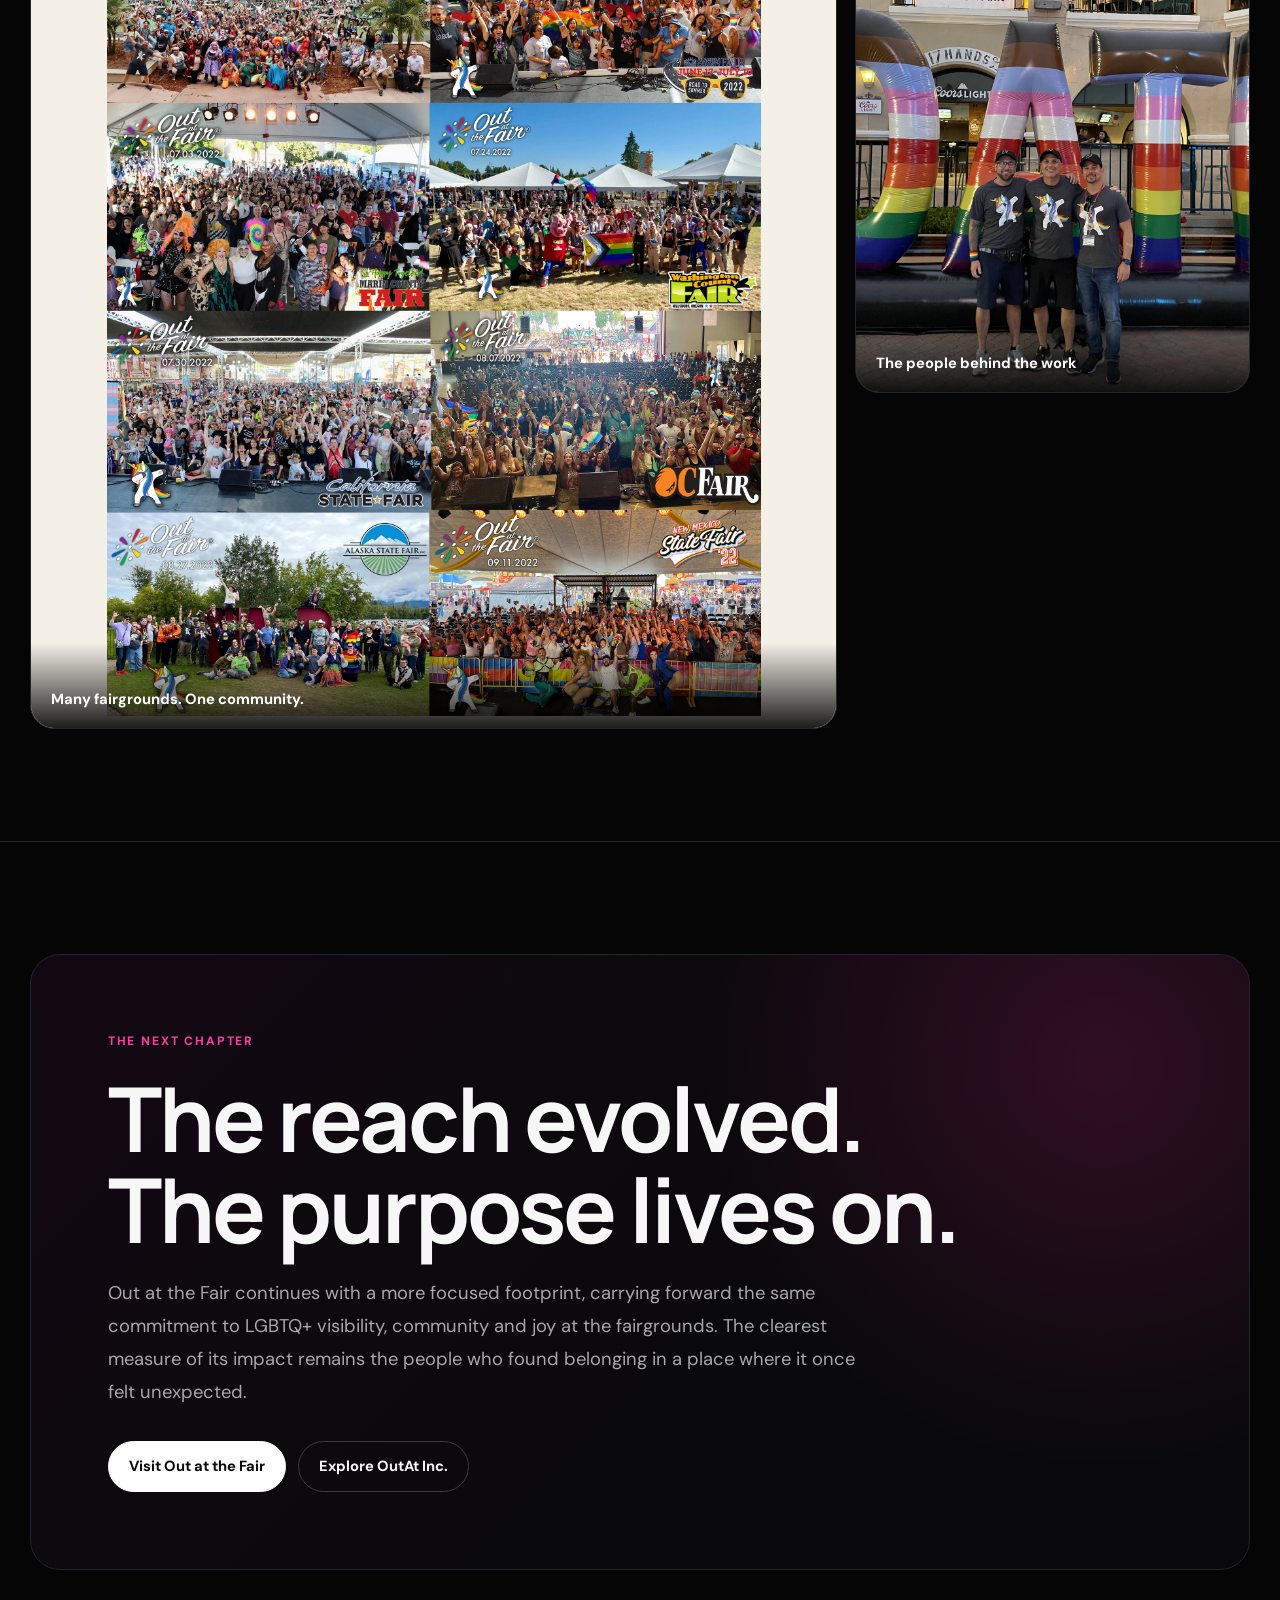
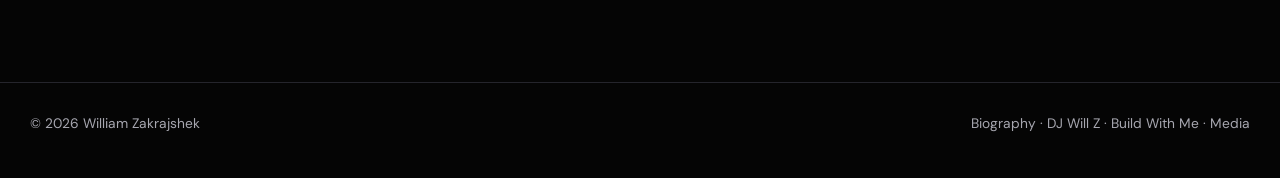
<file: out-at-the-fair.html>
<!DOCTYPE html>

<html lang="en">
<head>
<meta charset="utf-8"/>
<meta content="width=device-width, initial-scale=1, viewport-fit=cover" name="viewport"/>
<title>Out at the Fair | LGBTQ+ Fair History & Community Impact</title>
<meta content="Explore Out at the Fair through a curated photo archive of LGBTQ+ community, performers, fairgrounds and celebrations across multiple fairs." name="description"/>
<meta content="William Zakrajshek" name="author"/>
<meta content="index, follow, max-image-preview:large, max-snippet:-1, max-video-preview:-1" name="robots"/>
<meta content="index, follow" name="googlebot"/>
<link href="https://zakrajshek.com/out-at-the-fair.html" rel="canonical"/>
<link href="https://zakrajshek.com/out-at-the-fair.html" hreflang="en-us" rel="alternate"/>
<link href="favicon.svg" rel="icon" type="image/svg+xml"/>
<link href="site.webmanifest" rel="manifest"/>
<meta content="#050505" name="theme-color"/>
<meta content="website" property="og:type"/>
<meta content="William Zakrajshek" property="og:site_name"/>
<meta content="en_US" property="og:locale"/>
<meta content="Out at the Fair | LGBTQ+ Fair History & Community Impact" property="og:title"/>
<meta content="A photo-driven archive of Out at the Fair, an award-winning LGBTQ+ visibility program created inside county and state fairs." property="og:description"/>
<meta content="https://zakrajshek.com/out-at-the-fair.html" property="og:url"/>
<meta name="twitter:card" content="summary_large_image"/>
<meta content="Out at the Fair | LGBTQ+ Fair History & Community Impact" name="twitter:title"/>
<meta content="Read the biography and career timeline of William Zakrajshek, from DJ Will Z and San Diego nightlife to Out at the Fair, OutAt Inc., books, podcasting and speaking." name="twitter:description"/>
<link href="https://fonts.googleapis.com" rel="preconnect"/>
<link crossorigin="" href="https://fonts.gstatic.com" rel="preconnect"/>
<link href="https://fonts.googleapis.com/css2?family=DM+Sans:wght@400;500;600;700&amp;family=Manrope:wght@500;600;700;800&amp;display=swap" rel="stylesheet"/>
<script type="application/ld+json">{"@context": "https://schema.org", "@type": "WebPage", "name": "Out at the Fair | LGBTQ+ Fair History & Community Impact", "url": "https://zakrajshek.com/out-at-the-fair.html", "description": "A photo-driven archive of Out at the Fair and its LGBTQ+ community impact across county and state fairs.", "about": {"@type": "EventSeries", "name": "Out at the Fair"}, "inLanguage": "en-US"}</script>
<link href="/assets/site.css?v=7.2" rel="stylesheet"/><meta content="dark" name="color-scheme"/><meta content="telephone=no" name="format-detection"/><meta content="yes" name="apple-mobile-web-app-capable"/><meta content="black-translucent" name="apple-mobile-web-app-status-bar-style"/><meta content="William Z" name="apple-mobile-web-app-title"/><meta property="og:image" content="https://zakrajshek.com/assets/og-out-at-the-fair.jpg"/><meta property="og:image:width" content="1200"/><meta property="og:image:height" content="630"/><meta property="og:image:alt" content="Out at the Fair community celebration"/><meta name="twitter:image" content="https://zakrajshek.com/assets/og-out-at-the-fair.jpg"/><meta name="twitter:image:alt" content="Out at the Fair community celebration"/><link href="/assets/apple-touch-icon.png" rel="apple-touch-icon"/><link as="style" href="/assets/site.css?v=7.2" rel="preload"/><meta content="strict-origin-when-cross-origin" name="referrer"/>  <meta property="og:image:type" content="image/jpeg"/>
</head>
<body><a class="skip-link" href="#main-content">Skip to main content</a><header>
<div class="wrap nav">
<a aria-label="William Zakrajshek home" class="brand" href="index.html"><span class="brand-mark">WZ</span><span class="brand-name">WILLIAM ZAKRAJSHEK</span></a>
<nav aria-label="Primary navigation" class="desktop-links">
<a href="about.html">About</a><a href="dj-will-z.html">DJ Will Z</a><a href="out-at-the-fair.html">OATF</a><a href="speaking.html">Build With Me</a><a href="media.html">Media</a><a href="books-podcast.html">Books + Podcast</a><a class="nav-cta" href="index.html#contact">Let’s Connect</a>
</nav>
<button aria-controls="mobile-navigation" aria-expanded="false" aria-label="Open navigation menu" class="menu-button" type="button">Menu</button>
</div>
</header>
<nav aria-hidden="true" aria-label="Mobile navigation" class="mobile-menu" id="mobile-navigation">
<a href="about.html">About <span>01</span></a>
<a href="dj-will-z.html">DJ Will Z <span>02</span></a>
<a href="out-at-the-fair.html">Out at the Fair <span>03</span></a>
<a href="speaking.html">Build With Me <span>04</span></a>
<a href="media.html">Media <span>05</span></a>
<a href="books-podcast.html">Books + Podcast <span>06</span></a>
<a class="mobile-cta" href="index.html#contact">Let’s Connect</a>
</nav>
<main id="main-content">
<section class="oatf-hero">
  <img class="oatf-hero-image" src="assets/media/oatf/trans-visibility-stage.webp" alt="Large transgender Pride flag displayed on the Out at the Fair stage community group celebrating together" width="2000" height="1040"/>
  <div class="oatf-hero-overlay"></div>
  <div class="wrap oatf-hero-copy">
    <div class="kicker reveal">Founder legacy · LGBTQ+ visibility · public joy</div>
    <h1 class="reveal">Out at the Fair</h1>
    <p class="reveal">What began as a gathering became an award-winning program that brought LGBTQ+ community, entertainment and belonging into county and state fairgrounds.</p>
  </div>
</section>
<section class="section oatf-intro"><div class="wrap">
  <div class="oatf-stats reveal"><div><strong>14+</strong><span>years</span></div><div><strong>12</strong><span>fairs at peak reach</span></div><div><strong>1</strong><span>simple idea: everyone belongs</span></div></div>
  <div class="section-head oatf-head"><div><div class="kicker reveal">The people are the legacy</div><h2 class="reveal">More than a stage.<br/>A community in full color.</h2></div><p class="reveal">Out at the Fair was never defined by one schedule, one performer or one location. It was built through the people who showed up, the fair partners who opened their gates and the moments when someone realized there was a place for them there.</p></div>
</div></section>
<section class="section oatf-gallery-section"><div class="wrap">
  <div class="oatf-mosaic">
    <figure class="oatf-tile oatf-wide reveal"><img src="assets/media/oatf/community-crowd-2016.webp" alt="A large Out at the Fair crowd gathered around the fair stage" loading="lazy"/><figcaption>Community at the center</figcaption></figure>
    <figure class="oatf-tile oatf-entertainment reveal"><img src="assets/media/oatf/landa-drag-story-time.webp" alt="Landa Plenty reading to families during Out at the Fair Drag Story Time" loading="lazy"/><figcaption>Drag Story Time with Landa Plenty</figcaption></figure>
    <figure class="oatf-tile reveal"><img src="assets/media/oatf/alaska-state-fair-2022.webp" alt="Out at the Fair group at the Alaska State Fair" loading="lazy"/><figcaption>Alaska State Fair</figcaption></figure>
    <figure class="oatf-tile reveal"><img src="assets/media/oatf/glam-show-cast.webp" alt="Out at the Fair Glam Show cast gathered onstage" loading="lazy"/><figcaption>The Glam Show</figcaption></figure>
    <figure class="oatf-tile oatf-wide reveal"><img src="assets/media/oatf/group-celebration-2018.webp" alt="Out at the Fair community members celebrating together at the fairgrounds" loading="lazy"/><figcaption>A place to gather</figcaption></figure>
    <figure class="oatf-tile reveal"><img src="assets/media/oatf/parade-energy-2018.webp" alt="Colorful Out at the Fair performers celebrating in the crowd" loading="lazy"/><figcaption>Joy made visible</figcaption></figure>
    <figure class="oatf-tile oatf-collage reveal"><img src="assets/media/oatf/multi-fair-collage.webp" alt="Collage of Out at the Fair group photos across multiple fairgrounds" loading="lazy"/><figcaption>Many fairgrounds. One community.</figcaption></figure>
    <figure class="oatf-tile reveal"><img src="assets/media/oatf/out-at-the-fair-sign.webp" alt="William, Caleb and Daniel standing with a large Out at the Fair sign" loading="lazy"/><figcaption>The people behind the work</figcaption></figure>
  </div>
</div></section>
<section class="section oatf-close"><div class="wrap"><div class="oatf-close-panel reveal"><div class="kicker">The next chapter</div><h2>The reach evolved.<br/>The purpose lives on.</h2><p>Out at the Fair continues with a more focused footprint, carrying forward the same commitment to LGBTQ+ visibility, community and joy at the fairgrounds. The clearest measure of its impact remains the people who found belonging in a place where it once felt unexpected.</p><div class="button-row"><a class="btn btn-primary" href="https://www.outatthefair.com/" target="_blank" rel="noopener noreferrer">Visit Out at the Fair</a><a class="btn btn-secondary" href="https://www.outatinc.com/" target="_blank" rel="noopener noreferrer">Explore OutAt Inc.</a></div></div></div></section>
</main><footer>
<div class="wrap footer-grid">
<span>© <span id="year"></span> William Zakrajshek</span>
<span><a href="about.html">Biography</a> · <a href="dj-will-z.html">DJ Will Z</a> · <a href="speaking.html">Build With Me</a> · <a href="media.html">Media</a></span>
</div>
</footer>
<script defer="True" src="/assets/site.js?v=7.2"></script></body></html>
</file>
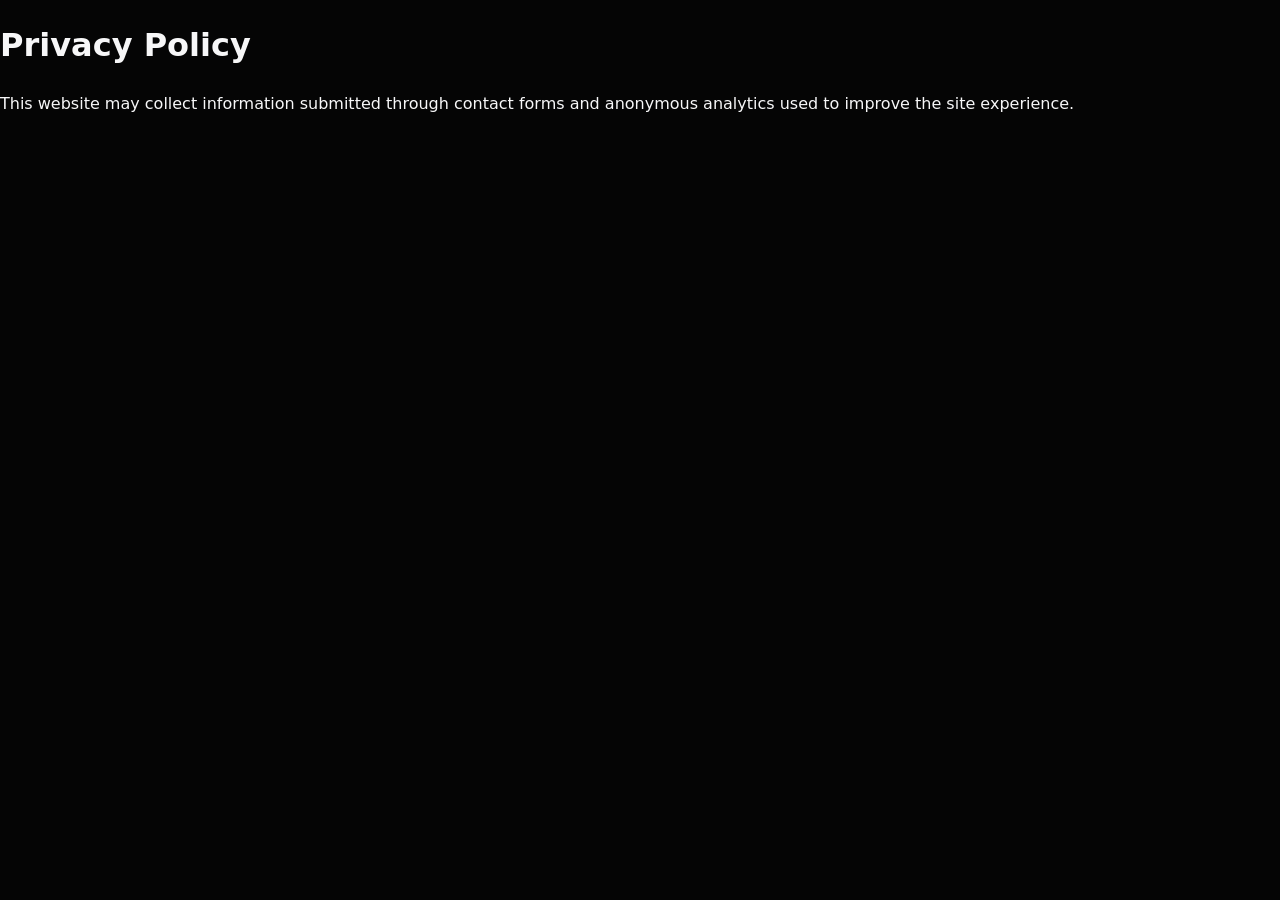
<file: privacy.html>
<!DOCTYPE html><html><head><meta charset='utf-8'><title>Privacy Policy</title><link rel='stylesheet' href='assets/site.css'>  <meta property="og:image" content="https://zakrajshek.com/assets/og-privacy.jpg"/>
  <meta property="og:image:width" content="1200"/>
  <meta property="og:image:height" content="630"/>
  <meta property="og:image:type" content="image/jpeg"/>
  <meta name="twitter:card" content="summary_large_image"/>
  <meta name="twitter:image" content="https://zakrajshek.com/assets/og-privacy.jpg"/>
  <meta property="og:image:alt" content="Privacy information"/>
  <meta name="twitter:image:alt" content="Privacy information"/>
</head><body><main><h1>Privacy Policy</h1><p>This website may collect information submitted through contact forms and anonymous analytics used to improve the site experience.</p></main></body></html>
</file>
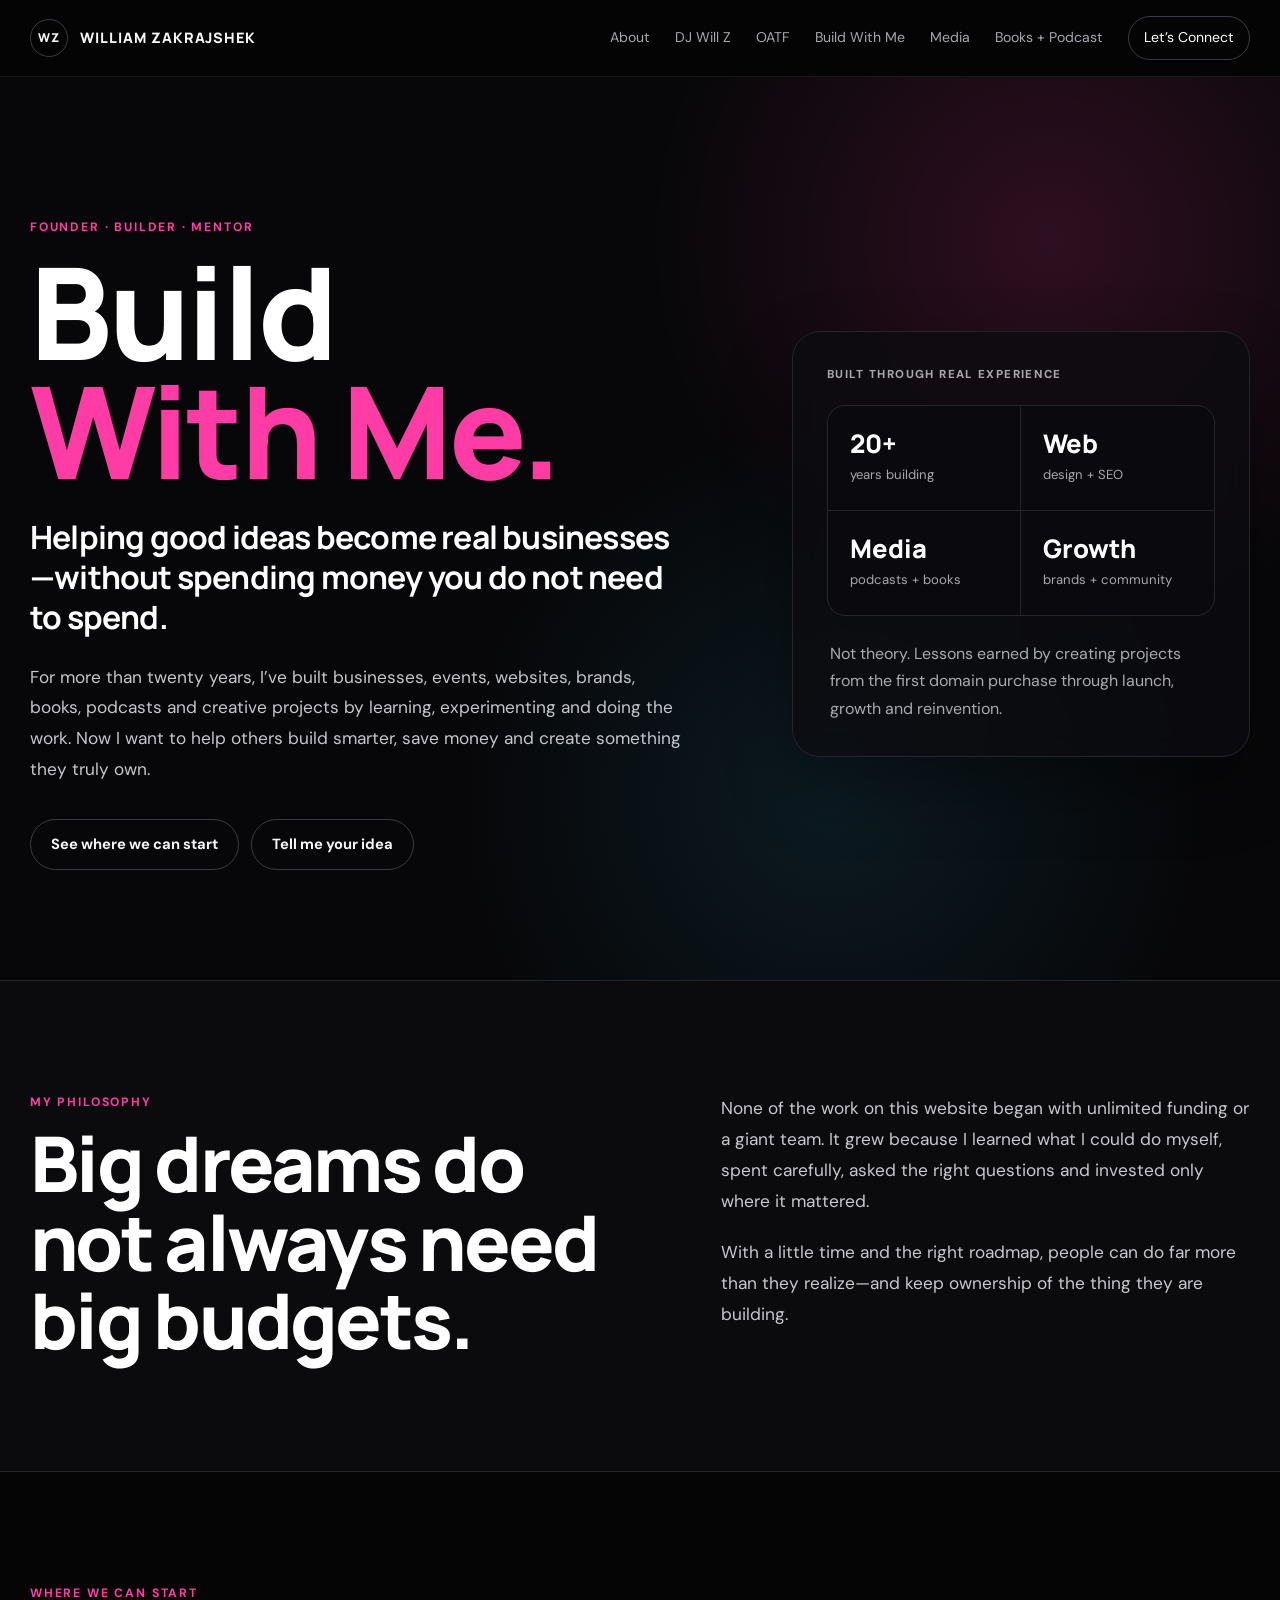
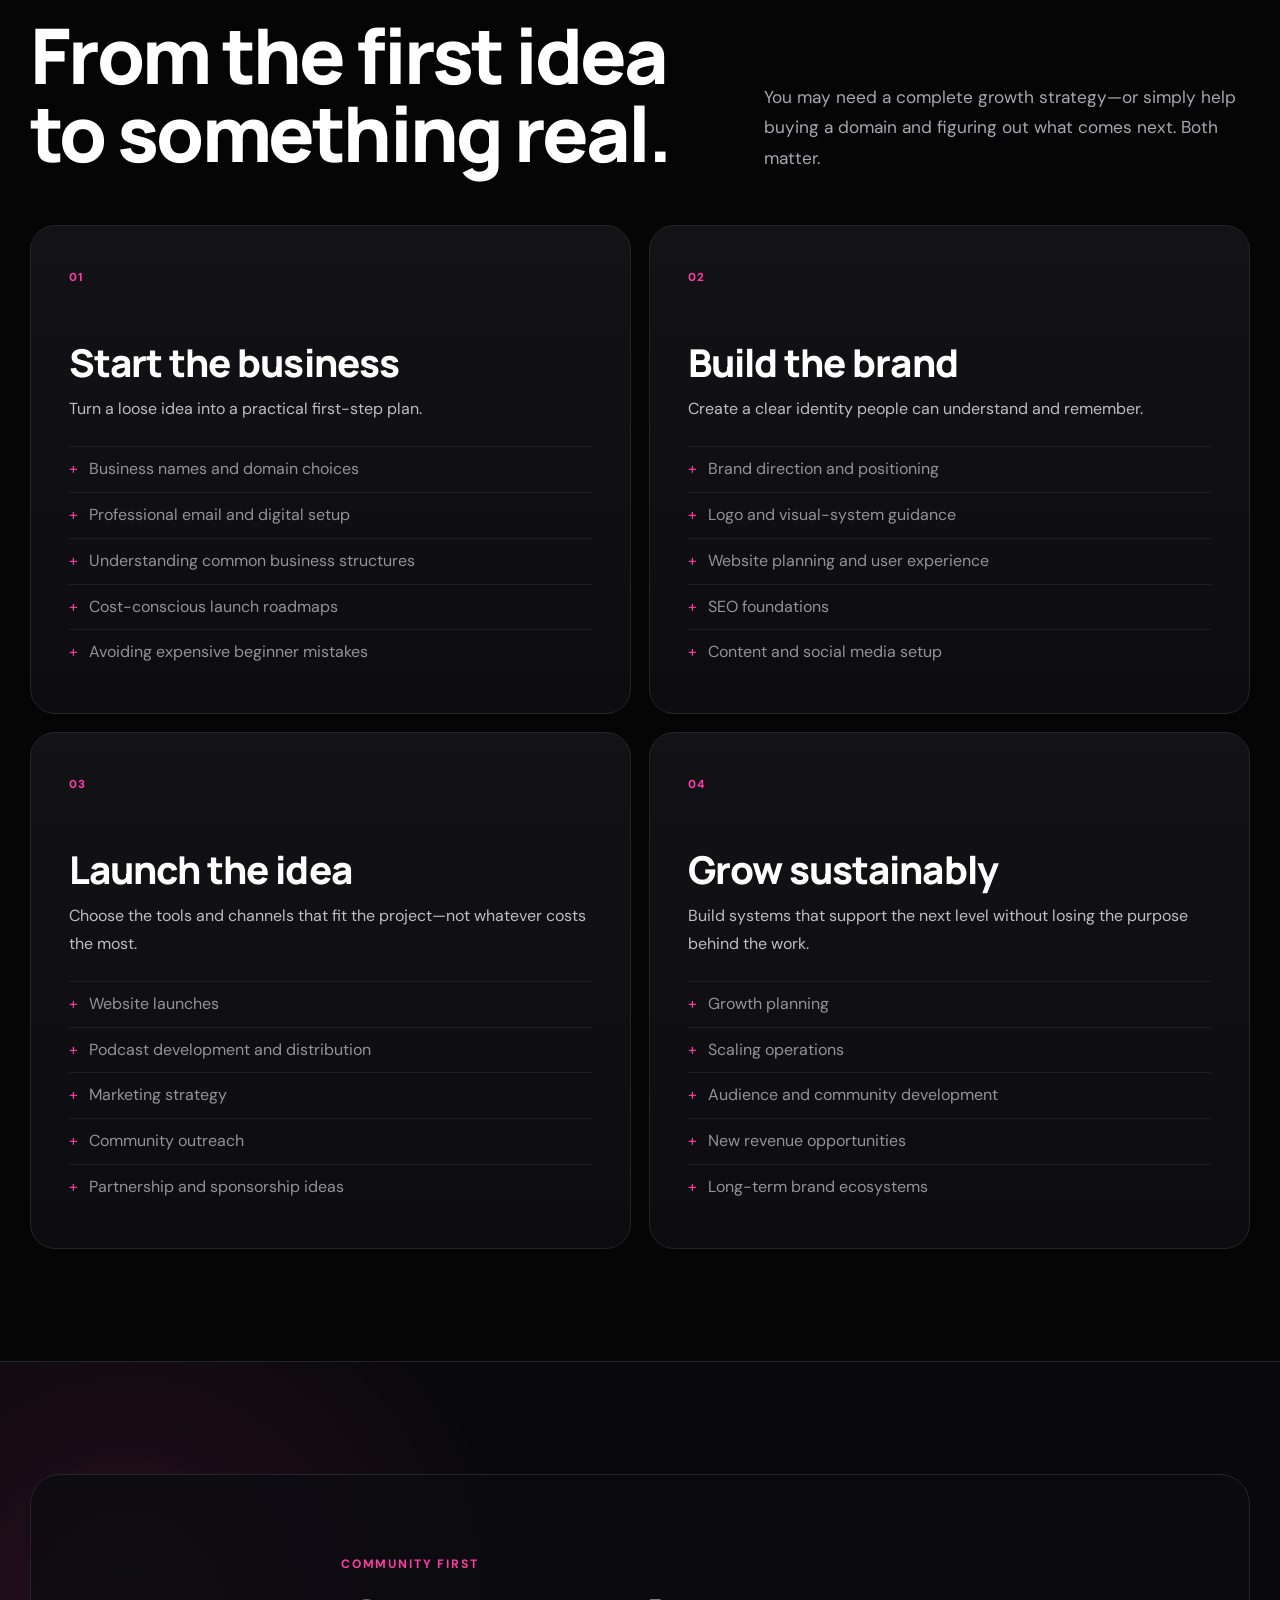
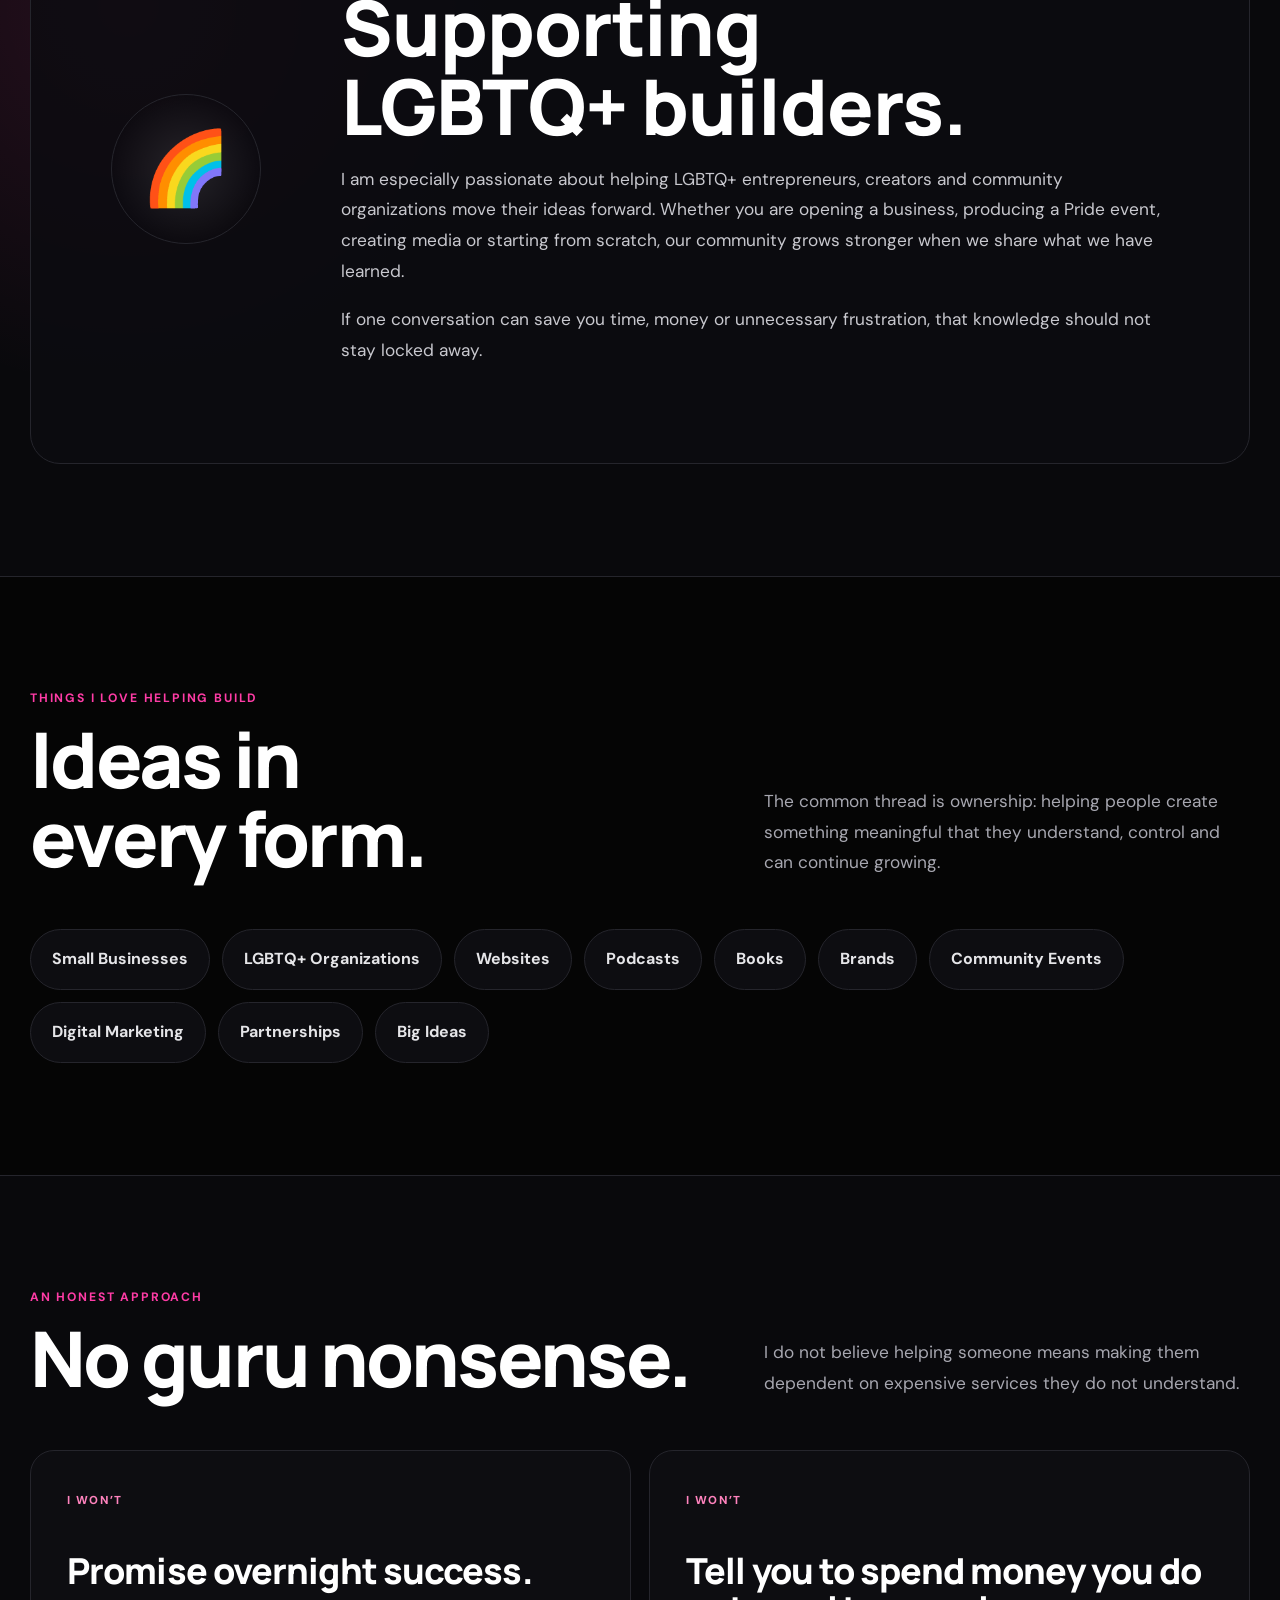
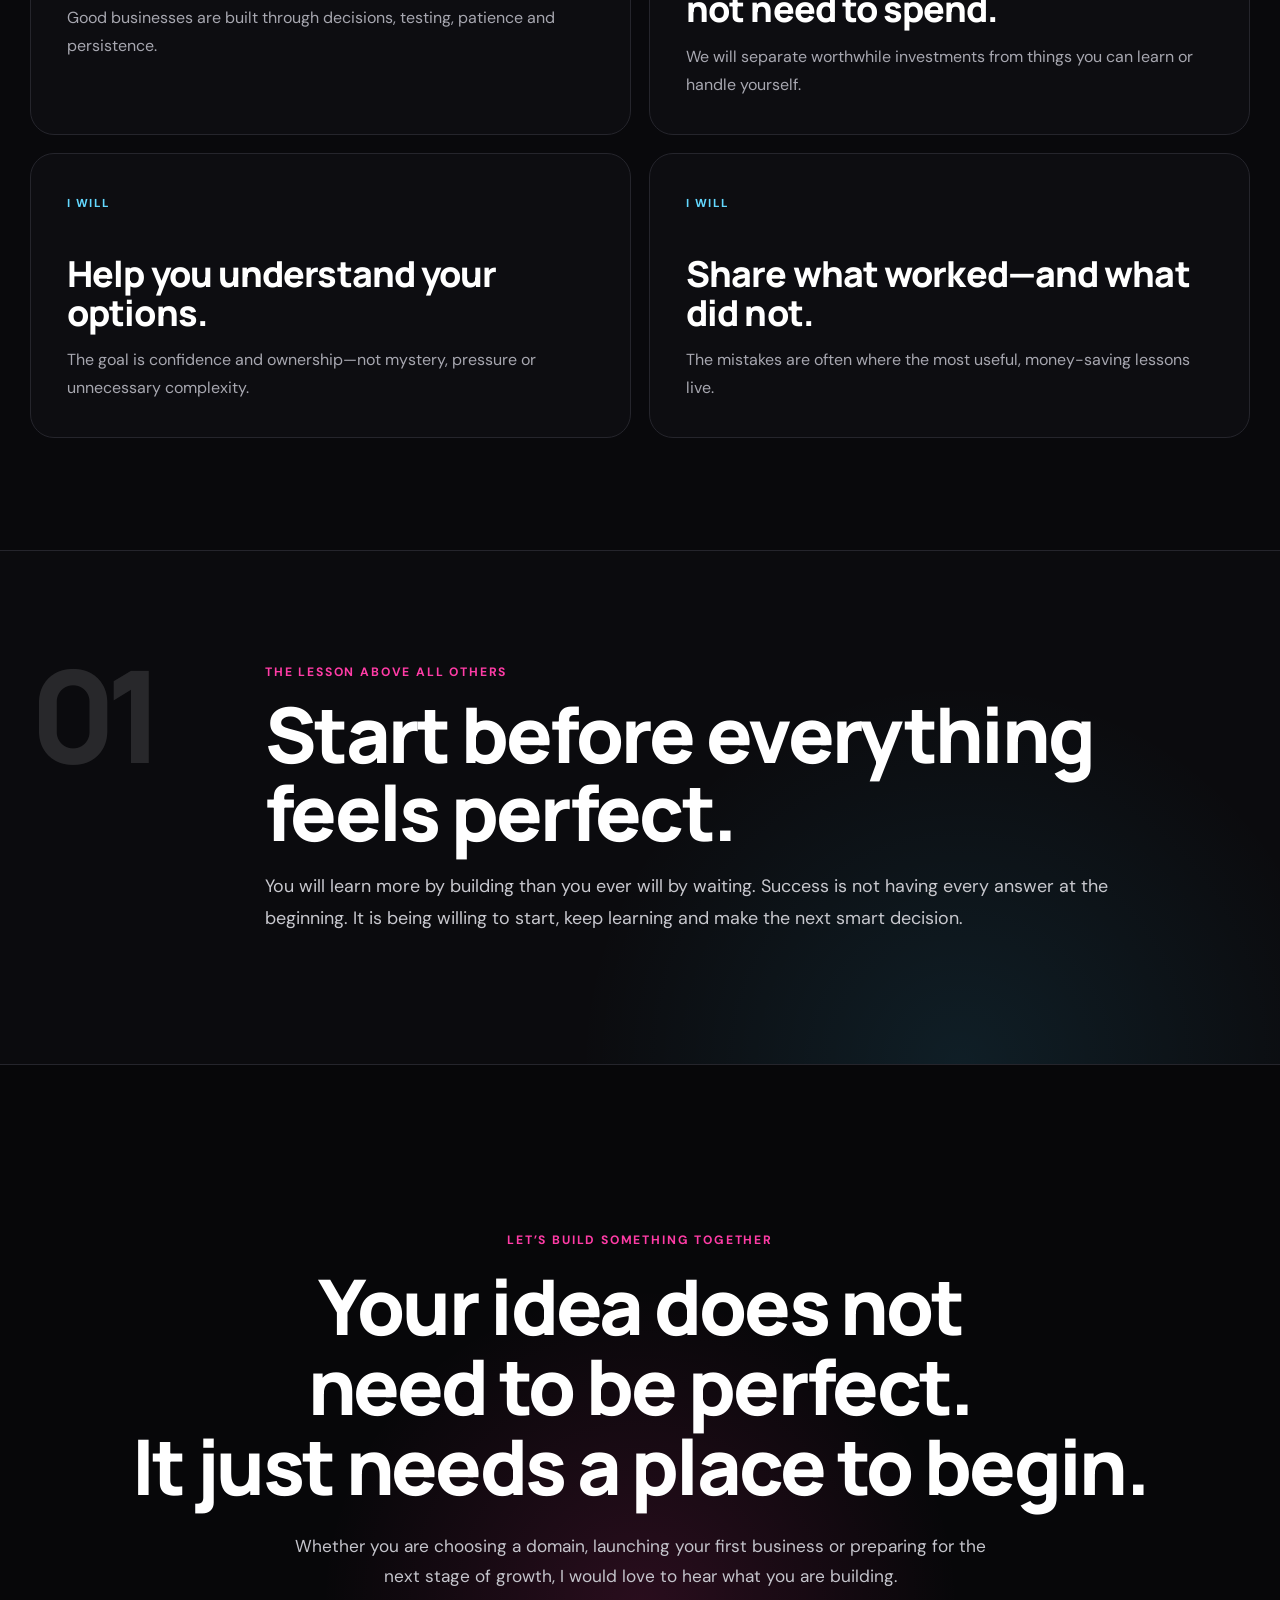
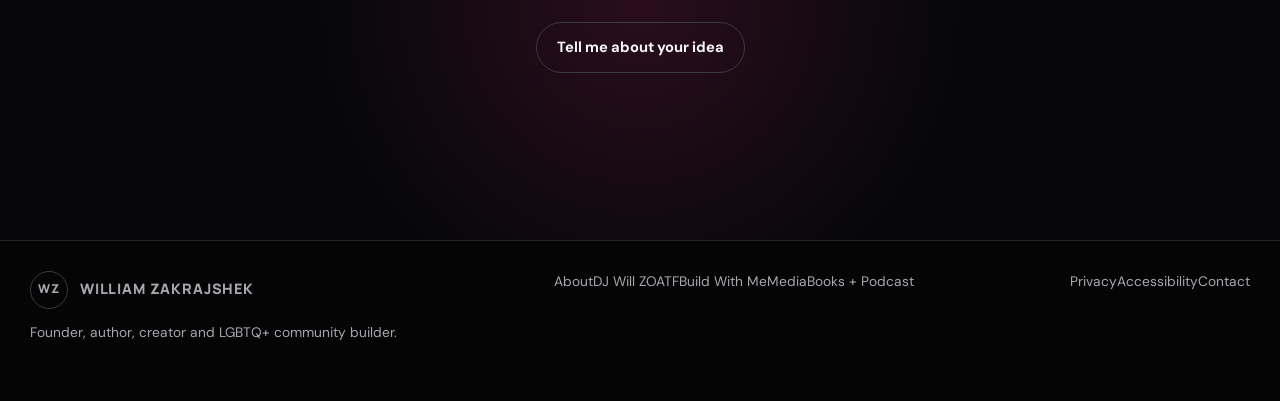
<file: speaking.html>
<!DOCTYPE html>
<html lang="en">
<head>
<meta charset="utf-8"/>
<meta content="width=device-width, initial-scale=1, viewport-fit=cover" name="viewport"/>
<title>Build With Me | Practical Business Guidance with William Zakrajshek</title>
<meta content="Practical, cost-conscious guidance for LGBTQ+ entrepreneurs, creators and community builders—from domains and business setup to websites, SEO, podcasts, marketing and sustainable growth." name="description"/>
<meta content="William Zakrajshek" name="author"/>
<meta content="index, follow, max-image-preview:large, max-snippet:-1, max-video-preview:-1" name="robots"/>
<link href="https://zakrajshek.com/speaking.html" rel="canonical"/>
<link href="favicon.svg" rel="icon" type="image/svg+xml"/>
<link href="site.webmanifest" rel="manifest"/>
<meta content="#050505" name="theme-color"/>
<meta content="website" property="og:type"/>
<meta content="William Zakrajshek" property="og:site_name"/>
<meta content="Build With Me | Practical Business Guidance" property="og:title"/>
<meta content="Helping good ideas become real businesses—without spending money you do not need to spend." property="og:description"/>
<meta content="https://zakrajshek.com/speaking.html" property="og:url"/>
<meta property="og:image" content="https://zakrajshek.com/assets/og-build-with-me.jpg"/>
<meta name="twitter:card" content="summary_large_image"/>
<link href="https://fonts.googleapis.com" rel="preconnect"/>
<link crossorigin="" href="https://fonts.gstatic.com" rel="preconnect"/>
<link href="https://fonts.googleapis.com/css2?family=DM+Sans:wght@400;500;600;700&amp;family=Manrope:wght@500;600;700;800&amp;display=swap" rel="stylesheet"/>
<link href="/assets/site.css?v=7.2" rel="stylesheet"/>
<link href="/assets/apple-touch-icon.png" rel="apple-touch-icon"/>
<script type="application/ld+json">{"@context":"https://schema.org","@type":"WebPage","name":"Build With Me","url":"https://zakrajshek.com/speaking.html","description":"Practical, cost-conscious guidance for entrepreneurs, creators and LGBTQ+ community builders.","about":{"@type":"Person","name":"William Zakrajshek","jobTitle":["Founder","Builder","Mentor"]}}</script>
  <meta property="og:image:width" content="1200"/>
  <meta property="og:image:height" content="630"/>
  <meta property="og:image:type" content="image/jpeg"/>
  <meta name="twitter:image" content="https://zakrajshek.com/assets/og-build-with-me.jpg"/>
  <meta property="og:image:alt" content="Build With Me — practical business guidance"/>
  <meta name="twitter:image:alt" content="Build With Me — practical business guidance"/>
</head>
<body>
<a class="skip-link" href="#main-content">Skip to main content</a>
<header><div class="wrap nav">
<a aria-label="William Zakrajshek home" class="brand" href="index.html"><span class="brand-mark">WZ</span><span class="brand-name">WILLIAM ZAKRAJSHEK</span></a>
<nav aria-label="Primary navigation" class="desktop-links"><a href="about.html">About</a><a href="dj-will-z.html">DJ Will Z</a><a href="out-at-the-fair.html">OATF</a><a href="speaking.html">Build With Me</a><a href="media.html">Media</a><a href="books-podcast.html">Books + Podcast</a><a class="nav-cta" href="index.html#contact">Let’s Connect</a></nav>
<button aria-controls="mobile-navigation" aria-expanded="false" aria-label="Open navigation menu" class="menu-button" type="button">Menu</button>
</div></header>
<nav aria-hidden="true" aria-label="Mobile navigation" class="mobile-menu" id="mobile-navigation">
<a href="about.html">About <span>01</span></a><a href="dj-will-z.html">DJ Will Z <span>02</span></a><a href="speaking.html">Build With Me <span>03</span></a><a href="media.html">Media <span>05</span></a><a href="books-podcast.html">Books + Podcast <span>06</span></a><a class="mobile-cta" href="index.html#contact">Let’s Connect</a>
</nav>
<main id="main-content" class="build-page">
<section class="build-hero"><div class="wrap build-hero-grid">
<div class="build-hero-copy reveal"><div class="kicker">Founder · Builder · Mentor</div><h1>Build<br/><em>With Me.</em></h1><p class="build-deck">Helping good ideas become real businesses—without spending money you do not need to spend.</p><p class="build-intro">For more than twenty years, I’ve built businesses, events, websites, brands, books, podcasts and creative projects by learning, experimenting and doing the work. Now I want to help others build smarter, save money and create something they truly own.</p><div class="build-actions"><a class="btn primary" href="#start">See where we can start</a><a class="btn secondary" href="index.html#contact">Tell me your idea</a></div></div>
<div class="build-hero-proof reveal"><span class="proof-label">Built through real experience</span><div class="proof-grid"><article><strong>20+</strong><span>years building</span></article><article><strong>Web</strong><span>design + SEO</span></article><article><strong>Media</strong><span>podcasts + books</span></article><article><strong>Growth</strong><span>brands + community</span></article></div><p>Not theory. Lessons earned by creating projects from the first domain purchase through launch, growth and reinvention.</p></div>
</div></section>

<section class="section build-belief"><div class="wrap build-belief-grid"><div><div class="kicker">My philosophy</div><h2>Big dreams do not always need big budgets.</h2></div><div><p>None of the work on this website began with unlimited funding or a giant team. It grew because I learned what I could do myself, spent carefully, asked the right questions and invested only where it mattered.</p><p>With a little time and the right roadmap, people can do far more than they realize—and keep ownership of the thing they are building.</p></div></div></section>

<section class="section" id="start"><div class="wrap"><div class="build-section-head"><div><div class="kicker">Where we can start</div><h2>From the first idea to something real.</h2></div><p>You may need a complete growth strategy—or simply help buying a domain and figuring out what comes next. Both matter.</p></div>
<div class="build-stage-grid">
<article><span>01</span><h3>Start the business</h3><p>Turn a loose idea into a practical first-step plan.</p><ul><li>Business names and domain choices</li><li>Professional email and digital setup</li><li>Understanding common business structures</li><li>Cost-conscious launch roadmaps</li><li>Avoiding expensive beginner mistakes</li></ul></article>
<article><span>02</span><h3>Build the brand</h3><p>Create a clear identity people can understand and remember.</p><ul><li>Brand direction and positioning</li><li>Logo and visual-system guidance</li><li>Website planning and user experience</li><li>SEO foundations</li><li>Content and social media setup</li></ul></article>
<article><span>03</span><h3>Launch the idea</h3><p>Choose the tools and channels that fit the project—not whatever costs the most.</p><ul><li>Website launches</li><li>Podcast development and distribution</li><li>Marketing strategy</li><li>Community outreach</li><li>Partnership and sponsorship ideas</li></ul></article>
<article><span>04</span><h3>Grow sustainably</h3><p>Build systems that support the next level without losing the purpose behind the work.</p><ul><li>Growth planning</li><li>Scaling operations</li><li>Audience and community development</li><li>New revenue opportunities</li><li>Long-term brand ecosystems</li></ul></article>
</div></div></section>

<section class="section build-community"><div class="wrap community-panel"><div class="community-mark">🌈</div><div><div class="kicker">Community first</div><h2>Supporting LGBTQ+ builders.</h2><p>I am especially passionate about helping LGBTQ+ entrepreneurs, creators and community organizations move their ideas forward. Whether you are opening a business, producing a Pride event, creating media or starting from scratch, our community grows stronger when we share what we have learned.</p><p>If one conversation can save you time, money or unnecessary frustration, that knowledge should not stay locked away.</p></div></div></section>

<section class="section"><div class="wrap"><div class="build-section-head"><div><div class="kicker">Things I love helping build</div><h2>Ideas in every form.</h2></div><p>The common thread is ownership: helping people create something meaningful that they understand, control and can continue growing.</p></div><div class="build-tags"><span>Small Businesses</span><span>LGBTQ+ Organizations</span><span>Websites</span><span>Podcasts</span><span>Books</span><span>Brands</span><span>Community Events</span><span>Digital Marketing</span><span>Partnerships</span><span>Big Ideas</span></div></div></section>

<section class="section build-trust"><div class="wrap"><div class="build-section-head"><div><div class="kicker">An honest approach</div><h2>No guru nonsense.</h2></div><p>I do not believe helping someone means making them dependent on expensive services they do not understand.</p></div><div class="trust-grid"><article class="trust-no"><span>I won’t</span><h3>Promise overnight success.</h3><p>Good businesses are built through decisions, testing, patience and persistence.</p></article><article class="trust-no"><span>I won’t</span><h3>Tell you to spend money you do not need to spend.</h3><p>We will separate worthwhile investments from things you can learn or handle yourself.</p></article><article class="trust-yes"><span>I will</span><h3>Help you understand your options.</h3><p>The goal is confidence and ownership—not mystery, pressure or unnecessary complexity.</p></article><article class="trust-yes"><span>I will</span><h3>Share what worked—and what did not.</h3><p>The mistakes are often where the most useful, money-saving lessons live.</p></article></div></div></section>

<section class="section build-lesson"><div class="wrap build-lesson-inner"><span class="lesson-number">01</span><div><div class="kicker">The lesson above all others</div><h2>Start before everything feels perfect.</h2><p>You will learn more by building than you ever will by waiting. Success is not having every answer at the beginning. It is being willing to start, keep learning and make the next smart decision.</p></div></div></section>

<section class="section build-cta"><div class="wrap"><div class="kicker">Let’s build something together</div><h2>Your idea does not need to be perfect.<br/>It just needs a place to begin.</h2><p>Whether you are choosing a domain, launching your first business or preparing for the next stage of growth, I would love to hear what you are building.</p><a class="btn primary" href="index.html#contact">Tell me about your idea</a></div></section>
</main>
<footer><div class="wrap footer-grid"><div><a class="brand" href="index.html"><span class="brand-mark">WZ</span><span class="brand-name">WILLIAM ZAKRAJSHEK</span></a><p>Founder, author, creator and LGBTQ+ community builder.</p></div><div><a href="about.html">About</a><a href="dj-will-z.html">DJ Will Z</a><a href="out-at-the-fair.html">OATF</a><a href="speaking.html">Build With Me</a><a href="media.html">Media</a><a href="books-podcast.html">Books + Podcast</a></div><div><a href="privacy.html">Privacy</a><a href="accessibility.html">Accessibility</a><a href="index.html#contact">Contact</a></div></div></footer>
<script src="/assets/site.js?v=7.1"></script>
</body></html>
</file>
<file: assets/site.css>
:root{
      --bg:#050505;--panel:#0d0d10;--panel-2:#131318;--text:#f7f7f8;--muted:#a7a7b0;
      --line:#25252c;--line-strong:#3a3a44;--accent:#ff3ca6;--accent-2:#8d69ff;
      --max:1220px;--radius:28px;--shadow:0 24px 80px rgba(0,0,0,.32)
    }
    *{box-sizing:border-box}
    html{scroll-behavior:smooth;scroll-padding-top:84px}
    body{
      margin:0;background:var(--bg);color:var(--text);font-family:"DM Sans",system-ui,sans-serif;
      line-height:1.55;overflow-x:hidden;-webkit-font-smoothing:antialiased
    }
    body::before{
      content:"";position:fixed;inset:0;z-index:-1;pointer-events:none;opacity:.15;
      background-image:linear-gradient(rgba(255,255,255,.025) 1px,transparent 1px),linear-gradient(90deg,rgba(255,255,255,.025) 1px,transparent 1px);
      background-size:48px 48px;mask-image:linear-gradient(to bottom,#000,transparent 72%)
    }
    a{color:inherit;text-decoration:none}
    button{font:inherit}
    img{max-width:100%;display:block}
    .wrap{width:min(calc(100% - 40px),var(--max));margin-inline:auto}
    .section{padding:112px 0;border-top:1px solid var(--line)}
    .section-soft{background:linear-gradient(180deg,rgba(255,255,255,.018),transparent)}
    .kicker{color:var(--accent);font-size:.76rem;font-weight:700;text-transform:uppercase;letter-spacing:.15em}
    .section-head{display:grid;grid-template-columns:.38fr 1.62fr;gap:40px;margin-bottom:60px;align-items:start}
    h1,h2,h3{font-family:"Manrope",system-ui,sans-serif}
    h2{margin:0;font-size:clamp(2.75rem,5.2vw,5.7rem);line-height:.98;letter-spacing:-.06em}
    .lede{max-width:780px;font-size:1.2rem;color:#c9c9d0}
    .btn{
      display:inline-flex;align-items:center;justify-content:center;gap:8px;min-height:48px;padding:13px 20px;
      border:1px solid var(--line-strong);border-radius:999px;font-weight:700;font-size:.92rem;transition:.22s
    }
    .btn-primary{background:#fff;color:#080808;border-color:#fff}
    .btn-primary:hover{background:var(--accent);border-color:var(--accent);color:#fff;transform:translateY(-1px)}
    .btn-secondary:hover{border-color:#777;transform:translateY(-1px)}
    .reveal{opacity:0;transform:translateY(18px);transition:opacity .65s ease,transform .65s ease}
    .reveal.visible{opacity:1;transform:none}

    /* Navigation */
    header{
      position:sticky;top:0;z-index:100;background:rgba(5,5,5,.82);backdrop-filter:blur(18px);
      border-bottom:1px solid rgba(255,255,255,.08)
    }
    .nav{height:76px;display:flex;align-items:center;justify-content:space-between;gap:24px}
    .brand{display:flex;align-items:center;gap:12px;font-family:"Manrope",sans-serif;font-weight:800;letter-spacing:.06em}
    .brand-mark{display:grid;place-items:center;width:38px;height:38px;border:1px solid var(--line-strong);border-radius:50%;font-size:.76rem}
    .brand-name{font-size:.9rem}
    .desktop-links{display:flex;align-items:center;gap:25px}
    .desktop-links a{font-size:.88rem;color:var(--muted);transition:.2s}
    .desktop-links a:hover{color:#fff}
    .nav-cta{padding:10px 15px;border:1px solid var(--line-strong);border-radius:999px;color:#fff!important}
    .menu-button{
      display:none;min-width:48px;min-height:44px;padding:0 14px;color:#fff;background:transparent;
      border:1px solid var(--line-strong);border-radius:999px
    }
    .mobile-menu{
      display:none;position:fixed;inset:76px 0 0;background:rgba(5,5,5,.98);z-index:90;
      padding:24px max(20px,env(safe-area-inset-right)) calc(30px + env(safe-area-inset-bottom)) max(20px,env(safe-area-inset-left))
    }
    .mobile-menu.open{display:flex;flex-direction:column}
    .mobile-menu a{
      display:flex;align-items:center;justify-content:space-between;min-height:62px;border-bottom:1px solid var(--line);
      font-family:"Manrope",sans-serif;font-size:1.45rem;font-weight:700;letter-spacing:-.03em
    }
    .mobile-menu .mobile-cta{margin-top:auto;border:0;background:#fff;color:#080808;border-radius:18px;padding:18px;justify-content:center;min-height:58px;font-size:1rem}

    /* Hero */
    .hero{padding:88px 0 72px;min-height:calc(100svh - 76px);display:grid;align-items:center}
    .hero-shell{display:grid;gap:42px}
    .hero-eyebrow{display:flex;align-items:center;gap:12px;color:#d4d4da;text-transform:uppercase;letter-spacing:.18em;font-size:.72rem;font-weight:700}
    .hero-eyebrow::before{content:"";width:34px;height:1px;background:var(--accent);flex:0 0 auto}
    .hero-title{margin:0;max-width:1080px;font-size:clamp(4.35rem,6.65vw,7.15rem);line-height:.9;letter-spacing:-.074em;text-wrap:balance}
    .hero-title .line{display:block}
    .hero-title .accent{color:var(--accent)}
    .hero-bottom{display:grid;grid-template-columns:minmax(0,1fr) minmax(330px,380px);gap:76px;align-items:stretch}
    .hero-copy-block{display:flex;flex-direction:column;justify-content:flex-end;padding-bottom:4px}
    .hero-copy{max-width:760px;margin:0;color:#c9c9cf;font-size:clamp(1.08rem,1.35vw,1.28rem);line-height:1.58}
    .hero-actions{display:flex;flex-wrap:wrap;gap:12px;margin-top:30px}
    .hero-card{
      position:relative;overflow:hidden;min-height:340px;padding:27px;border:1px solid var(--line);
      border-radius:var(--radius);background:
      radial-gradient(circle at 82% 12%,rgba(255,60,166,.15),transparent 36%),
      linear-gradient(155deg,#15151a 0%,#0a0a0d 100%);box-shadow:var(--shadow);
      display:flex;flex-direction:column;justify-content:space-between
    }
    .hero-card::before{
      content:"WZ";position:absolute;right:-28px;top:-46px;font-family:"Manrope",sans-serif;font-size:12rem;
      font-weight:800;letter-spacing:-.11em;color:rgba(255,255,255,.035)
    }
    .status{position:relative;display:inline-flex;align-items:center;gap:9px;font-size:.78rem;color:#dddde2}
    .dot{width:8px;height:8px;border-radius:50%;background:var(--accent);box-shadow:0 0 18px var(--accent)}
    .hero-card-title{position:relative;max-width:340px;font-family:"Manrope",sans-serif;font-size:2.1rem;line-height:1.06;letter-spacing:-.05em}
    .hero-card-list{position:relative;display:grid;gap:12px}
    .hero-card-list div{display:flex;justify-content:space-between;gap:16px;padding-top:13px;border-top:1px solid var(--line);font-size:.86rem;color:var(--muted)}
    .hero-card-list strong{max-width:60%;text-align:right;color:#fff}

    /* Proof */
    .proof{display:grid;grid-template-columns:repeat(4,1fr);border-top:1px solid var(--line);border-bottom:1px solid var(--line)}
    .proof div{padding:28px;border-right:1px solid var(--line)}
    .proof div:last-child{border-right:0}
    .proof strong{display:block;margin-bottom:5px;font-family:"Manrope",sans-serif;font-size:1.18rem;line-height:1.15}
    .proof span{font-size:.84rem;color:var(--muted)}

    /* Story + timeline */
    .story-grid{display:grid;grid-template-columns:1fr 1fr;gap:72px}
    .story-copy{font-size:1.14rem;color:#c3c3ca}
    .story-copy p:first-child{font-size:1.48rem;color:#fff}
    .story-cards{display:grid;gap:16px}
    .story-card{padding:26px;border:1px solid var(--line);border-radius:22px;background:var(--panel)}
    .story-card span{color:var(--accent);font-size:.76rem;text-transform:uppercase;letter-spacing:.12em}
    .story-card h3{margin:10px 0 8px;font-size:1.35rem}
    .story-card p{margin:0;color:var(--muted)}
    .timeline{margin-top:64px;border-top:1px solid var(--line)}
    .timeline-item{display:grid;grid-template-columns:100px 1fr 1.25fr;gap:28px;padding:24px 0;border-bottom:1px solid var(--line)}
    .timeline-item time{color:var(--accent);font-weight:700}
    .timeline-item h3,.timeline-item p{margin:0}
    .timeline-item h3{font-size:1.25rem}
    .timeline-item p{color:var(--muted)}

    /* Work */
    .work-grid{display:grid;grid-template-columns:repeat(2,1fr);gap:18px}
    .work-card{
      min-height:330px;padding:30px;border:1px solid var(--line);border-radius:26px;background:var(--panel);
      display:flex;flex-direction:column;justify-content:space-between;transition:.25s
    }
    .work-card:hover{transform:translateY(-4px);border-color:#4a4a54}
    .work-card.feature{grid-column:span 2;min-height:400px;background:radial-gradient(circle at 83% 18%,rgba(255,60,166,.17),transparent 34%),var(--panel)}
    .work-top{display:flex;justify-content:space-between;gap:20px}
    .num{color:#74747e;font-family:"Manrope",sans-serif;font-size:.84rem}
    .tag{color:var(--accent);font-size:.71rem;text-transform:uppercase;letter-spacing:.12em}
    .work-card h3{margin:34px 0 16px;font-size:clamp(2.1rem,3.8vw,4.25rem);line-height:1;letter-spacing:-.05em}
    .work-card:not(.feature) h3{font-size:2.3rem}
    .work-card p{max-width:720px;color:var(--muted)}
    .work-link{display:inline-flex;gap:8px;align-items:center;margin-top:20px;font-weight:700}
    .work-link:hover{color:var(--accent)}

    /* Quote + services */
    .quote{padding:128px 0;text-align:center}
    .quote blockquote{max-width:1080px;margin:0 auto;font-family:"Manrope",sans-serif;font-size:clamp(2.5rem,5.1vw,5.8rem);line-height:1.02;letter-spacing:-.055em}
    .quote em{color:var(--accent);font-style:normal}
    .services{display:grid;grid-template-columns:.66fr 1.34fr;gap:64px}
    .service-list{border-top:1px solid var(--line)}
    .service{display:grid;grid-template-columns:58px 1fr auto;gap:18px;padding:28px 0;border-bottom:1px solid var(--line)}
    .service .index{color:#6e6e78}
    .service h3{margin:0 0 8px;font-size:1.5rem}
    .service p{max-width:680px;margin:0;color:var(--muted)}
    .service .arrow{color:#777;font-size:1.4rem}
    .talk-grid{display:grid;grid-template-columns:repeat(2,1fr);gap:16px;margin-top:54px}
    .talk-card{min-height:230px;padding:26px;border:1px solid var(--line);border-radius:22px;background:var(--panel)}
    .talk-card small{color:var(--accent);text-transform:uppercase;letter-spacing:.11em}
    .talk-card h3{margin:28px 0 10px;font-size:1.42rem;line-height:1.15}
    .talk-card p{margin:0;color:var(--muted)}

    /* Media + contact */
    .media-grid{display:grid;grid-template-columns:repeat(3,1fr);gap:16px}
    .media-card{min-height:225px;padding:26px;border:1px solid var(--line);border-radius:22px;background:var(--panel);display:flex;flex-direction:column}
    .media-card small{color:var(--accent);text-transform:uppercase;letter-spacing:.11em}
    .media-card h3{margin:38px 0 10px;font-size:1.46rem}
    .media-card p{margin:0;color:var(--muted)}
    .media-card a{margin-top:auto;padding-top:20px;font-weight:700}
    .media-card a:hover{color:var(--accent)}
    .contact{padding-bottom:120px}
    .contact-panel{
      padding:clamp(32px,6vw,72px);border:1px solid var(--line);border-radius:34px;
      background:radial-gradient(circle at 92% 0%,rgba(141,105,255,.18),transparent 35%),radial-gradient(circle at 0% 100%,rgba(255,60,166,.15),transparent 36%),var(--panel)
    }
    .contact-panel h2{max-width:900px}
    .contact-panel p{max-width:760px;margin:24px 0 28px;color:#c7c7ce;font-size:1.14rem}
    .contact-types{display:flex;flex-wrap:wrap;gap:10px;margin-bottom:28px}
    .contact-types span{padding:9px 12px;border:1px solid rgba(255,255,255,.16);border-radius:999px;color:#dddde2;font-size:.84rem}
    footer{padding:30px 0 calc(44px + env(safe-area-inset-bottom));border-top:1px solid var(--line)}
    .footer-grid{display:flex;justify-content:space-between;gap:24px;color:var(--muted);font-size:.86rem}


    /* DJ chapter + ecosystem */
    .dj-stage{position:relative;overflow:hidden;background:radial-gradient(circle at 82% 15%,rgba(255,60,166,.13),transparent 34%),linear-gradient(180deg,#0a0a0d 0%,#050505 100%)}
    .dj-stage::after{content:"DJ WILL Z";position:absolute;right:-3vw;bottom:-4vw;font-family:"Manrope",sans-serif;font-size:clamp(6rem,18vw,18rem);font-weight:800;letter-spacing:-.09em;color:rgba(255,255,255,.022);white-space:nowrap;pointer-events:none}
    .dj-grid{position:relative;z-index:1;display:grid;grid-template-columns:.82fr 1.18fr;gap:68px;align-items:start}
    .dj-intro{font-size:1.2rem;color:#c8c8cf;max-width:680px}
    .dj-pullquote{margin-top:34px;padding:24px 0;border-top:1px solid var(--line);border-bottom:1px solid var(--line);font-family:"Manrope",sans-serif;font-size:clamp(1.7rem,3vw,2.7rem);line-height:1.08;letter-spacing:-.045em}
    .dj-pullquote em{font-style:normal;color:var(--accent)}
    .dj-facts{display:grid;grid-template-columns:repeat(2,minmax(0,1fr));gap:16px}
    .dj-fact{min-height:190px;padding:24px;border:1px solid var(--line);border-radius:22px;background:rgba(255,255,255,.025)}
    .dj-fact small{display:block;color:var(--accent);font-weight:700;text-transform:uppercase;letter-spacing:.12em;margin-bottom:28px}
    .dj-fact h3{font-size:1.3rem;margin:0 0 9px}
    .dj-fact p{margin:0;color:var(--muted)}
    .archive-note{position:relative;z-index:1;margin-top:52px;display:flex;justify-content:space-between;gap:28px;align-items:center;padding:24px 26px;border:1px solid var(--line);border-radius:22px;background:linear-gradient(90deg,rgba(255,60,166,.07),rgba(141,105,255,.05))}
    .archive-note strong{display:block;font-family:"Manrope",sans-serif;font-size:1.2rem;margin-bottom:4px}
    .archive-note p{margin:0;color:var(--muted)}
    .ecosystem{display:grid;grid-template-columns:.72fr 1.28fr;gap:64px;align-items:center}
    .orbit{position:relative;min-height:520px;display:grid;place-items:center}
    .orbit::before,.orbit::after{content:"";position:absolute;border:1px solid var(--line);border-radius:50%}
    .orbit::before{width:430px;height:430px}.orbit::after{width:285px;height:285px}
    .orbit-center{position:relative;z-index:3;width:170px;height:170px;border-radius:50%;display:grid;place-items:center;text-align:center;background:#fff;color:#080808;font-family:"Manrope",sans-serif;font-weight:800;line-height:1.05;box-shadow:0 18px 60px rgba(255,255,255,.08)}
    .orbit-node{position:absolute;z-index:4;min-width:150px;padding:14px 16px;border:1px solid var(--line-strong);border-radius:999px;background:#0f0f13;text-align:center;font-weight:700;font-size:.84rem}
    .orbit-node.n1{top:28px;left:50%;transform:translateX(-50%)}.orbit-node.n2{right:5px;top:46%}.orbit-node.n3{bottom:26px;left:50%;transform:translateX(-50%)}.orbit-node.n4{left:0;top:46%}
    .ecosystem-copy p{font-size:1.12rem;color:#c5c5cc}
    .ecosystem-list{display:grid;gap:12px;margin-top:28px}
    .ecosystem-list div{display:grid;grid-template-columns:42px 1fr;gap:14px;padding-top:14px;border-top:1px solid var(--line)}
    .ecosystem-list span{color:var(--accent);font-weight:700}.ecosystem-list strong{font-family:"Manrope",sans-serif}

    /* Tablet */
    @media(max-width:980px){
      .desktop-links{display:none}.menu-button{display:inline-flex;align-items:center;justify-content:center}
      .hero-bottom,.story-grid,.services,.section-head,.dj-grid,.ecosystem{grid-template-columns:1fr}
      .hero{padding-top:64px;min-height:auto}
      .hero-shell{gap:34px}
      .hero-title{max-width:820px}
      .hero-bottom{gap:30px}
      .hero-card{min-height:320px}
      .proof{grid-template-columns:1fr 1fr}
      .proof div:nth-child(2){border-right:0}
      .proof div:nth-child(-n+2){border-bottom:1px solid var(--line)}
      .work-grid,.talk-grid,.media-grid{grid-template-columns:1fr}
      .work-card.feature{grid-column:span 1}
      .service{grid-template-columns:48px 1fr}.service .arrow{display:none}
      .timeline-item{grid-template-columns:86px 1fr}.timeline-item p{grid-column:2}
      .dj-facts{grid-template-columns:1fr 1fr}.archive-note{align-items:flex-start}.orbit{min-height:470px}
    }


    @media(min-width:981px) and (max-width:1180px){
      .hero-title{font-size:clamp(4rem,7.1vw,5.6rem);max-width:900px}
      .hero-bottom{grid-template-columns:minmax(0,1fr) 340px;gap:46px}
      .hero-card-title{font-size:1.85rem}
    }

    /* Mobile-first refinement */
    @media(max-width:600px){
      html{scroll-padding-top:70px}
      .wrap{width:min(calc(100% - 28px),var(--max))}
      .nav{height:68px}
      .brand-mark{width:34px;height:34px}
      .brand-name{font-size:.78rem;letter-spacing:.045em}
      .mobile-menu{inset:68px 0 0}
      .section{padding:76px 0}
      .hero{padding:48px 0 54px}
      .hero-shell{gap:26px}
      .hero-eyebrow{align-items:flex-start;font-size:.64rem;line-height:1.5;letter-spacing:.14em}
      .hero-eyebrow::before{margin-top:.48em;width:24px}
      .hero-title{max-width:100%;font-size:clamp(3rem,15vw,4.25rem);line-height:.92;letter-spacing:-.069em}
      .hero-title .line{display:inline;white-space:normal}
      .hero-title .line::after{content:" "}
      .hero-title .accent{display:inline;color:var(--accent)}
      .hero-bottom{gap:26px}
      .hero-copy-block{padding-bottom:0}
      .hero-copy{font-size:1.04rem;line-height:1.58}
      .hero-actions{display:grid;grid-template-columns:1fr;gap:10px;margin-top:26px}
      .btn{width:100%;min-height:52px}
      .hero-card{min-height:300px;padding:22px;border-radius:22px}
      .hero-card::before{font-size:9rem;right:-24px;top:-34px}
      .hero-card-title{max-width:260px;font-size:1.65rem}
      .hero-card-list div{font-size:.79rem}
      .hero-card-list strong{max-width:58%}
      .proof{grid-template-columns:1fr}
      .proof div{padding:22px 14px;border-right:0;border-bottom:1px solid var(--line)!important}
      .proof div:last-child{border-bottom:0!important}
      .proof strong{font-size:1.08rem}
      .section-head{gap:18px;margin-bottom:38px}
      h2{font-size:clamp(2.45rem,12.5vw,3.8rem);line-height:1}
      .story-grid{gap:34px}
      .story-copy{font-size:1.04rem}
      .story-copy p:first-child{font-size:1.28rem}
      .story-card{padding:22px}
      .dj-facts{grid-template-columns:1fr}.dj-fact{min-height:auto}.dj-pullquote{font-size:2rem}.archive-note{flex-direction:column}.archive-note .btn{width:100%}.orbit{min-height:390px}.orbit::before{width:310px;height:310px}.orbit::after{width:205px;height:205px}.orbit-center{width:132px;height:132px}.orbit-node{min-width:122px;padding:11px 12px;font-size:.72rem}.orbit-node.n2{right:-8px}.orbit-node.n4{left:-8px}
      .timeline{margin-top:44px}
      .timeline-item{grid-template-columns:1fr;gap:7px;padding:20px 0}
      .timeline-item p{grid-column:auto}
      .work-card,.work-card.feature{min-height:280px;padding:22px;border-radius:22px}
      .work-card h3,.work-card:not(.feature) h3{font-size:2.05rem}
      .quote{padding:90px 0}
      .quote blockquote{font-size:clamp(2.3rem,11.4vw,3.55rem)}
      .service{grid-template-columns:38px 1fr;padding:24px 0}
      .service h3{font-size:1.32rem}
      .talk-grid{margin-top:38px}
      .talk-card,.media-card{min-height:auto;padding:22px}
      .talk-card h3,.media-card h3{margin-top:24px}
      .contact-panel{padding:28px 22px;border-radius:24px}
      .contact-types{gap:8px}
      .contact-types span{font-size:.78rem;padding:8px 10px}
      .footer-grid{flex-direction:column}
    }
    @media(prefers-reduced-motion:reduce){
      html{scroll-behavior:auto}.reveal{opacity:1;transform:none;transition:none}.btn,.work-card{transition:none}
    }
  
    .page-hero{padding:92px 0 70px;border-bottom:1px solid var(--line)}
    .page-hero h1{max-width:1050px;margin:20px 0 24px;font-family:"Manrope",sans-serif;font-size:clamp(3.5rem,7vw,7rem);line-height:.93;letter-spacing:-.07em}
    .page-hero p{max-width:800px;margin:0;color:#c9c9cf;font-size:clamp(1.08rem,1.5vw,1.3rem)}
    .content-grid{display:grid;grid-template-columns:minmax(0,.65fr) minmax(0,1.35fr);gap:64px}
    .content-copy{font-size:1.08rem;color:#c9c9cf}
    .content-copy h2{margin:0 0 22px;color:#fff;font-size:clamp(2.2rem,4vw,4rem)}
    .content-copy h3{margin:38px 0 12px;color:#fff;font-size:1.45rem}
    .content-copy p{margin:0 0 20px}
    .content-copy ul{margin:0 0 26px;padding-left:20px}
    .content-copy li{margin:0 0 10px}
    .side-nav{position:sticky;top:110px;align-self:start;border-top:1px solid var(--line)}
    .side-nav a{display:block;padding:15px 0;border-bottom:1px solid var(--line);color:var(--muted)}
    .side-nav a:hover{color:#fff}
    .seo-facts{display:grid;grid-template-columns:repeat(3,1fr);gap:16px;margin-top:42px}
    .seo-fact{padding:22px;border:1px solid var(--line);border-radius:20px;background:var(--panel)}
    .seo-fact strong{display:block;margin-bottom:7px;font-family:"Manrope",sans-serif;font-size:1.12rem}
    .seo-fact span{color:var(--muted);font-size:.9rem}
    .source-list{display:grid;gap:12px;margin-top:28px}
    .source-list a{display:flex;justify-content:space-between;gap:18px;padding:18px 0;border-bottom:1px solid var(--line);font-weight:700}
    .source-list a span{color:var(--muted);font-weight:400;text-align:right}
    .breadcrumb{padding-top:24px;color:var(--muted);font-size:.84rem}
    .breadcrumb a:hover{color:#fff}
    .sr-only{position:absolute!important;width:1px!important;height:1px!important;padding:0!important;margin:-1px!important;overflow:hidden!important;clip:rect(0,0,0,0)!important;white-space:nowrap!important;border:0!important}
    @media(max-width:980px){.content-grid{grid-template-columns:1fr}.side-nav{position:static}.seo-facts{grid-template-columns:1fr}}
    @media(max-width:600px){.page-hero{padding:56px 0 48px}.page-hero h1{font-size:clamp(3rem,15vw,4.5rem)}.content-copy{font-size:1.02rem}.source-list a{display:block}.source-list a span{display:block;margin-top:5px;text-align:left}}

/* 2026 mobile, accessibility and performance enhancements */
:focus-visible{outline:3px solid var(--accent);outline-offset:4px}
.skip-link{position:fixed;left:12px;top:12px;z-index:9999;padding:12px 16px;border-radius:999px;background:#fff;color:#050505;font-weight:800;transform:translateY(-160%);transition:transform .2s}
.skip-link:focus{transform:none}
main{display:block}
a,button{-webkit-tap-highlight-color:transparent}
button,.btn,.nav a{touch-action:manipulation}
@media(max-width:600px){
  body{font-size:16px}
  .hero-title{font-size:clamp(3.25rem,17vw,5rem);line-height:.92;overflow-wrap:anywhere}
  h2{font-size:clamp(2.35rem,13vw,4rem)}
  .hero{padding-top:42px;padding-bottom:54px}
  .section{padding:76px 0}
  .quote{padding:82px 0}
  .hero-card,.work-card,.contact-panel{border-radius:22px}
  .hero-actions,.contact-actions{display:grid;grid-template-columns:1fr;width:100%}
  .hero-actions .btn,.contact-actions .btn{width:100%;min-height:54px}
  .proof div{padding:22px 18px}
  .mobile-menu{inset:68px 0 0}
  .mobile-menu a{min-height:58px}
  .footer-grid{flex-direction:column;gap:10px}
}
@media(prefers-reduced-motion:reduce){html{scroll-behavior:auto}*,*::before,*::after{animation-duration:.01ms!important;animation-iteration-count:1!important;transition-duration:.01ms!important}.reveal{opacity:1;transform:none}}
@media(display-mode:standalone){header{padding-top:env(safe-area-inset-top)}.mobile-menu{padding-bottom:calc(30px + env(safe-area-inset-bottom))}}


/* Launch v2: asset-ready, conversion and mobile polish */
body.menu-open{overflow:hidden}.chapter-grid{display:grid;grid-template-columns:repeat(3,1fr);gap:18px}.chapter-card{padding:30px;border:1px solid var(--line);border-radius:26px;background:var(--panel);min-height:310px;display:flex;flex-direction:column}.chapter-card>span{color:var(--accent);font-size:.75rem;font-weight:700;text-transform:uppercase;letter-spacing:.14em}.chapter-card h3{font-size:2rem;line-height:1.04;letter-spacing:-.04em;margin:24px 0 14px}.chapter-card p{color:var(--muted);margin:0 0 28px}.chapter-card .work-link{margin-top:auto}.asset-slot{border:1px dashed #52525d;border-radius:22px;background:linear-gradient(135deg,rgba(255,60,166,.08),rgba(141,105,255,.08));display:grid;place-content:center;text-align:center;min-height:220px;color:#eee;padding:24px}.asset-slot span{font-family:Manrope,sans-serif;font-weight:800;font-size:1.25rem}.asset-slot small{display:block;color:var(--muted);margin-top:8px}.asset-slot-portrait{min-height:180px;margin-bottom:18px}.asset-slot-wide{min-height:380px}.asset-feature{display:grid;grid-template-columns:1.05fr .95fr;gap:64px;align-items:center}.asset-ready h2{font-size:clamp(2.6rem,5vw,5rem);margin:14px 0 24px}.asset-ready .btn{margin-top:18px}
@media(max-width:900px){.chapter-grid,.asset-feature{grid-template-columns:1fr}.asset-feature{gap:32px}.asset-slot-wide{min-height:260px}.hero-card{min-height:auto}.hero{min-height:auto;padding-top:58px}.hero-title{font-size:clamp(3.15rem,15vw,5rem)}.section{padding:78px 0}}
@media(max-width:560px){.wrap{width:min(calc(100% - 28px),var(--max))}.chapter-card{min-height:0;padding:24px}.chapter-card h3{font-size:1.7rem}.hero-actions .btn{width:100%}.mobile-menu a{font-size:1.25rem}.section-head{margin-bottom:38px}.asset-slot-portrait{display:none}}

.asset-status{display:inline-flex;margin-top:18px;color:var(--muted);font-size:.9rem;font-weight:700}

/* Superman portrait/layout repair — 2026-07-15 */
/* Never make essential content depend on JavaScript to become visible. */
.reveal{opacity:1!important;transform:none!important}

.hero{padding:72px 0 76px;min-height:auto}
.hero-shell{gap:34px}
.hero-title{max-width:1120px}
.hero-bottom{
  grid-template-columns:minmax(0,1fr) minmax(360px,460px);
  gap:clamp(36px,5vw,74px);
  align-items:center;
}
.hero-copy-block{justify-content:center;max-width:760px}
.hero-card{
  min-height:0;
  padding:0;
  overflow:hidden;
  display:block;
  background:#111116;
  border-radius:30px;
}
.hero-card::before{display:none}
.hero-photo-wrap{position:relative;margin:0;aspect-ratio:4/5;overflow:hidden;background:#17171d}
.hero-photo-wrap img{
  display:block;
  width:100%;
  height:100%;
  object-fit:cover;
  object-position:center 42%;
}
.hero-photo-badge{
  position:absolute;
  left:18px;
  bottom:18px;
  display:inline-flex;
  align-items:center;
  gap:9px;
  max-width:calc(100% - 36px);
  padding:11px 14px;
  border:1px solid rgba(255,255,255,.18);
  border-radius:999px;
  background:rgba(8,8,10,.76);
  backdrop-filter:blur(12px);
  -webkit-backdrop-filter:blur(12px);
  color:#fff;
  font-size:.78rem;
  font-weight:700;
}
.hero-card-content{padding:24px 25px 26px}
.hero-card-title{max-width:none;font-size:clamp(1.5rem,2.1vw,2rem);margin:0 0 20px}
.hero-card-list{gap:10px}
.hero-card-list div{font-size:.82rem}
.profile-photo-hero{margin:0;border:0;border-radius:0;box-shadow:none;aspect-ratio:auto;height:100%!important;width:100%!important;object-fit:cover!important}

/* Portraits preserve their proportions everywhere. */
.about-photo img,.feature-photo img,.press-photo img,.contact-photo img{height:auto!important}
.about-photo img{aspect-ratio:4/5;object-fit:cover}
.feature-photo{min-height:0;aspect-ratio:4/5}
.feature-photo img{width:100%;height:100%!important;min-height:0;object-fit:cover;object-position:center 38%}
.press-photo{min-height:0;aspect-ratio:4/5}
.press-photo img{width:100%;height:100%!important;min-height:0;object-fit:cover}
.contact-photo img{width:100%;height:auto!important;aspect-ratio:4/5;object-fit:cover}

@media(max-width:1000px){
  .hero-bottom{grid-template-columns:minmax(0,1fr) minmax(320px,400px);gap:36px}
}
@media(max-width:820px){
  .hero{padding:52px 0 60px}
  .hero-bottom{grid-template-columns:1fr;gap:30px}
  .hero-card{width:min(100%,520px)}
  .hero-photo-wrap{aspect-ratio:1/1}
  .hero-photo-wrap img{object-position:center 35%}
}
@media(max-width:560px){
  .hero{padding:38px 0 48px}
  .hero-shell{gap:22px}
  .hero-title{font-size:clamp(2.8rem,14.5vw,4.1rem)}
  .hero-copy{font-size:1rem}
  .hero-card{border-radius:22px}
  .hero-photo-wrap{aspect-ratio:1/1}
  .hero-photo-badge{left:12px;bottom:12px;max-width:calc(100% - 24px);font-size:.72rem;padding:9px 11px}
  .hero-card-content{padding:20px}
  .hero-card-list div{display:grid;grid-template-columns:1fr;gap:4px}
  .hero-card-list strong{max-width:none;text-align:left}
  .press-photo-grid{grid-template-columns:1fr;gap:16px}
  .press-photo{aspect-ratio:4/5}
}


/* DJ Will Z visual archive — 2026-07-17 */
.dj-hero{padding:64px 0 84px;border-bottom:1px solid var(--line);overflow:hidden}
.dj-hero-grid{display:grid;grid-template-columns:minmax(0,1.1fr) minmax(340px,.72fr);gap:clamp(42px,7vw,100px);align-items:center}
.dj-hero-copy h1{margin:18px 0 24px;font-family:"Manrope",sans-serif;font-size:clamp(4.5rem,10vw,9rem);line-height:.82;letter-spacing:-.075em}
.dj-deck{max-width:780px;color:#d2d2d8;font-size:clamp(1.08rem,1.7vw,1.35rem);line-height:1.62}
.dj-hero-actions{display:flex;flex-wrap:wrap;gap:12px;margin-top:30px}
.dj-stats{display:grid;grid-template-columns:repeat(3,1fr);gap:12px;margin-top:44px}
.dj-stats div{padding:18px;border:1px solid var(--line);border-radius:18px;background:var(--panel)}
.dj-stats strong,.dj-stats span{display:block}.dj-stats strong{font-family:"Manrope",sans-serif;font-size:.95rem}.dj-stats span{margin-top:5px;color:var(--muted);font-size:.78rem}
.dj-hero-portrait{position:relative;margin:0;aspect-ratio:1/1;border:1px solid var(--line);border-radius:34px;overflow:hidden;background:#121217;box-shadow:0 28px 90px rgba(0,0,0,.45)}
.dj-hero-portrait::after{content:"";position:absolute;inset:auto 0 0;height:38%;background:linear-gradient(transparent,rgba(3,3,4,.92))}
.dj-hero-portrait img{display:block;width:100%;height:100%;object-fit:cover;object-position:center}
.dj-hero-portrait figcaption{position:absolute;z-index:1;left:24px;right:24px;bottom:22px}.dj-hero-portrait figcaption strong,.dj-hero-portrait figcaption span{display:block}.dj-hero-portrait figcaption strong{font:800 1.35rem/1 "Manrope",sans-serif}.dj-hero-portrait figcaption span{margin-top:7px;color:#d4d4d8;font-size:.84rem}
.dj-story-grid{display:grid;grid-template-columns:minmax(0,.9fr) minmax(0,1.1fr);gap:clamp(40px,8vw,120px)}
.dj-story-grid h2,.dj-digital h2,.dj-legacy h2{margin:16px 0 0;font-size:clamp(2.7rem,5.8vw,5.8rem);line-height:.96;letter-spacing:-.06em}
.dj-story-copy{font-size:1.14rem;color:#cfcfd5}.dj-story-copy p{margin:0 0 22px}
.dj-feature-strip{padding-top:20px}
.dj-feature-grid{display:grid;grid-template-columns:1.35fr .825fr .825fr;gap:16px}
.dj-feature-card{position:relative;margin:0;min-height:440px;border-radius:26px;overflow:hidden;border:1px solid var(--line);background:#111}
.dj-feature-card img{width:100%;height:100%;object-fit:cover}
.dj-feature-card::after{content:"";position:absolute;inset:35% 0 0;background:linear-gradient(transparent,rgba(0,0,0,.88))}
.dj-feature-card figcaption{position:absolute;z-index:1;left:22px;right:22px;bottom:22px}.dj-feature-card figcaption span,.dj-feature-card figcaption strong{display:block}.dj-feature-card figcaption span{color:#ff68ba;text-transform:uppercase;letter-spacing:.14em;font-size:.69rem;font-weight:800}.dj-feature-card figcaption strong{margin-top:8px;font:700 1.25rem/1.2 "Manrope",sans-serif}
.dj-stage-grid{display:grid;grid-template-columns:minmax(0,1.4fr) minmax(280px,.6fr);gap:18px}
.dj-stage-grid figure{margin:0;border:1px solid var(--line);border-radius:24px;overflow:hidden;background:#111}
.dj-stage-grid img{display:block;width:100%;height:100%;object-fit:cover}
.dj-stage-main{min-height:620px}.dj-stage-main img{min-height:560px}
.dj-stage-grid figcaption{padding:15px 18px;color:#c9c9cf;font-size:.85rem}
.dj-stage-stack{display:grid;gap:18px}.dj-stage-stack figure{display:grid;grid-template-rows:1fr auto;min-height:300px}.dj-stage-stack img{min-height:245px}
.dj-digital{background:linear-gradient(180deg,rgba(255,60,166,.045),transparent)}
.dj-digital-grid{display:grid;grid-template-columns:minmax(0,.85fr) minmax(0,1.15fr);gap:70px;align-items:center}.dj-digital-grid>div:first-child p{color:#c9c9cf;font-size:1.08rem}
.dj-digital-cards{display:grid;grid-template-columns:repeat(3,1fr);gap:14px}
.dj-digital-cards figure{margin:0;border:1px solid var(--line);border-radius:20px;overflow:hidden;background:#111}.dj-digital-cards img{display:block;width:100%;aspect-ratio:1/1;object-fit:cover}.dj-digital-cards figcaption{padding:12px 14px;color:var(--muted);font-size:.78rem}
.dj-masonry{display:grid;grid-template-columns:repeat(4,1fr);grid-auto-flow:dense;gap:14px}
.dj-masonry figure{margin:0;border:1px solid var(--line);border-radius:20px;overflow:hidden;background:#111;display:grid;grid-template-rows:1fr auto;min-height:320px}
.dj-masonry figure.wide,.dj-masonry figure.landscape{grid-column:span 2;min-height:260px}.dj-masonry img{display:block;width:100%;height:100%;min-height:260px;object-fit:contain;background:#0d0d10;padding:10px}.dj-masonry figure.landscape img,.dj-masonry figure.wide img{object-fit:cover;padding:0}.dj-masonry figcaption{padding:13px 15px;color:#bdbdc5;font-size:.8rem;border-top:1px solid var(--line)}
.dj-booth-gallery{display:grid;grid-template-columns:repeat(3,1fr);gap:16px}.dj-booth-gallery figure{margin:0;border-radius:22px;overflow:hidden;border:1px solid var(--line);background:#111}.dj-booth-gallery img{display:block;width:100%;aspect-ratio:4/3;object-fit:cover}.dj-booth-gallery figcaption{padding:14px 16px;color:var(--muted);font-size:.82rem}
.dj-legacy-panel{display:grid;grid-template-columns:minmax(0,.95fr) minmax(0,1.05fr);gap:72px;padding:clamp(34px,6vw,72px);border:1px solid var(--line);border-radius:32px;background:radial-gradient(circle at 10% 10%,rgba(255,60,166,.12),transparent 35%),var(--panel)}
.dj-legacy-panel p{margin:0;color:#d0d0d6;font-size:1.13rem}.dj-legacy-links{display:grid;margin-top:28px;border-top:1px solid var(--line)}.dj-legacy-links a{display:flex;justify-content:space-between;padding:16px 0;border-bottom:1px solid var(--line);font-weight:700}.dj-legacy-links a:hover{color:var(--accent)}
@media(max-width:1050px){.dj-hero-grid{grid-template-columns:minmax(0,1fr) minmax(300px,390px);gap:42px}.dj-stats{grid-template-columns:1fr}.dj-feature-grid{grid-template-columns:1.2fr .8fr}.dj-feature-grid .dj-feature-card:last-child{grid-column:1/-1;min-height:380px}.dj-masonry{grid-template-columns:repeat(3,1fr)}}
@media(max-width:820px){.dj-hero{padding:48px 0 64px}.dj-hero-grid,.dj-story-grid,.dj-digital-grid,.dj-legacy-panel{grid-template-columns:1fr}.dj-hero-portrait{width:min(100%,560px);order:-1}.dj-hero-copy h1{font-size:clamp(4rem,19vw,7rem)}.dj-feature-grid,.dj-stage-grid{grid-template-columns:1fr}.dj-feature-card,.dj-feature-grid .dj-feature-card:last-child{min-height:390px}.dj-stage-main{min-height:0}.dj-stage-main img{min-height:360px}.dj-stage-stack{grid-template-columns:1fr 1fr}.dj-digital-grid{gap:36px}.dj-masonry{grid-template-columns:repeat(2,1fr)}.dj-booth-gallery{grid-template-columns:1fr}.dj-legacy-panel{gap:30px}}
@media(max-width:560px){.dj-hero-portrait{border-radius:24px}.dj-hero-copy h1{font-size:clamp(3.8rem,20vw,5.8rem)}.dj-deck{font-size:1rem}.dj-hero-actions{display:grid}.dj-hero-actions .btn{width:100%}.dj-feature-grid{grid-template-columns:1fr}.dj-feature-card,.dj-feature-grid .dj-feature-card:last-child{min-height:340px}.dj-stage-stack{grid-template-columns:1fr}.dj-digital-cards{grid-template-columns:1fr 1fr}.dj-digital-cards figure:first-child{grid-column:1/-1}.dj-masonry{grid-template-columns:1fr}.dj-masonry figure.wide,.dj-masonry figure.landscape{grid-column:auto}.dj-masonry figure{min-height:280px}.dj-legacy-panel{padding:26px;border-radius:24px}}


/* DJ Will Z expanded booking and digital history — 2026-07-17 */
.dj-bookings{background:linear-gradient(180deg,transparent,rgba(255,60,166,.035),transparent)}
.dj-booking-grid{display:grid;grid-template-columns:repeat(12,1fr);gap:16px}
.dj-booking-grid figure{margin:0;grid-column:span 3;display:grid;grid-template-rows:minmax(360px,1fr) auto;border:1px solid var(--line);border-radius:22px;overflow:hidden;background:#101014}
.dj-booking-grid figure.landscape{grid-column:span 6}
.dj-booking-grid img{display:block;width:100%;height:100%;min-height:360px;object-fit:contain;background:#0b0b0e;padding:10px}
.dj-booking-grid figure.landscape img{object-fit:cover;padding:0}
.dj-booking-grid figcaption{padding:15px 16px;border-top:1px solid var(--line)}
.dj-booking-grid figcaption strong,.dj-booking-grid figcaption span{display:block}
.dj-booking-grid figcaption strong{font:750 .92rem/1.25 "Manrope",sans-serif;color:#fff}
.dj-booking-grid figcaption span{margin-top:5px;color:var(--muted);font-size:.78rem;line-height:1.45}
.dj-digital-cards-expanded{grid-template-columns:repeat(2,1fr)}
.dj-digital-cards-expanded figure:first-child img{object-fit:contain;background:#050507}
.dj-digital-cards-expanded figure:nth-child(2){grid-column:1/-1}
.dj-digital-cards-expanded figure:nth-child(2) img{aspect-ratio:16/9;object-fit:contain;background:#050507}
.dj-booth-gallery{grid-template-columns:repeat(4,1fr)}
@media(max-width:1050px){
  .dj-booking-grid figure{grid-column:span 6}
  .dj-booking-grid figure.landscape{grid-column:span 12}
  .dj-booth-gallery{grid-template-columns:repeat(2,1fr)}
}
@media(max-width:700px){
  .dj-booking-grid{grid-template-columns:1fr}
  .dj-booking-grid figure,.dj-booking-grid figure.landscape{grid-column:auto;grid-template-rows:auto auto}
  .dj-booking-grid img,.dj-booking-grid figure.landscape img{height:auto;min-height:0;max-height:640px;object-fit:contain;padding:8px}
  .dj-digital-cards-expanded{grid-template-columns:1fr}
  .dj-digital-cards-expanded figure:nth-child(2){grid-column:auto}
  .dj-booth-gallery{grid-template-columns:1fr}
}


/* DJ Will Z curated career-highlight direction — v5.3 */
.dj-milestone-head{align-items:end}
.dj-highlight-strip{display:grid;grid-template-columns:repeat(4,1fr);gap:1px;margin:38px 0 28px;border:1px solid var(--line);border-radius:20px;overflow:hidden;background:var(--line)}
.dj-highlight-strip>div{min-height:122px;padding:22px;background:#0f0f13;display:flex;flex-direction:column;justify-content:space-between}
.dj-highlight-strip span{color:var(--muted);font-size:.72rem;letter-spacing:.09em;text-transform:uppercase}
.dj-highlight-strip strong{margin-top:18px;color:#fff;font:750 1rem/1.3 "Manrope",sans-serif}
.dj-booking-grid-balanced{grid-template-columns:repeat(2,minmax(0,1fr));gap:18px}
.dj-booking-grid-balanced figure,.dj-booking-grid-balanced figure.landscape{grid-column:auto;grid-template-rows:minmax(390px,1fr) auto}
.dj-booking-grid-balanced img,.dj-booking-grid-balanced figure.landscape img{width:100%;height:100%;min-height:390px;object-fit:contain;padding:12px;background:#09090c}
.dj-booking-grid-balanced figure:nth-child(2) img{object-fit:contain;padding:18px}
.dj-regional-note{margin-top:26px;padding:26px 28px;border:1px solid var(--line);border-radius:22px;background:radial-gradient(circle at top right,rgba(255,60,166,.09),transparent 36%),#0e0e12;display:grid;grid-template-columns:minmax(220px,.75fr) minmax(0,1.25fr);gap:34px;align-items:center}
.dj-regional-note h3{margin:7px 0 0;font:800 clamp(1.55rem,3vw,2.35rem)/1.05 "Manrope",sans-serif;color:#fff}
.dj-regional-note p{margin:0;color:var(--muted);line-height:1.75}
.dj-regional-note strong{color:#fff}
@media(max-width:900px){
  .dj-highlight-strip{grid-template-columns:repeat(2,1fr)}
  .dj-booking-grid-balanced{grid-template-columns:1fr}
  .dj-booking-grid-balanced figure,.dj-booking-grid-balanced figure.landscape{grid-template-rows:auto auto}
  .dj-booking-grid-balanced img,.dj-booking-grid-balanced figure.landscape img{height:auto;min-height:0;max-height:760px}
}
@media(max-width:650px){
  .dj-highlight-strip{grid-template-columns:1fr}
  .dj-highlight-strip>div{min-height:96px}
  .dj-regional-note{grid-template-columns:1fr;gap:18px;padding:22px}
}


/* Brands & Projects archive — v5.4 */
.brand-archive{
  position:relative;
  overflow:hidden;
}
.brand-archive::before{
  content:"";
  position:absolute;
  inset:auto -15% -18% 45%;
  height:540px;
  background:radial-gradient(circle,rgba(79,206,255,.09),transparent 67%);
  pointer-events:none;
}
.brand-archive-head{align-items:end}
.brand-archive-grid{
  display:grid;
  grid-template-columns:repeat(3,minmax(0,1fr));
  gap:18px;
  margin-top:38px;
}
.brand-card{
  position:relative;
  display:flex;
  flex-direction:column;
  min-height:460px;
  overflow:hidden;
  border:1px solid var(--line);
  border-radius:24px;
  background:
    linear-gradient(180deg,rgba(255,255,255,.025),rgba(255,255,255,0)),
    #0d0d11;
  color:inherit;
  text-decoration:none;
  transition:transform .28s ease,border-color .28s ease,background .28s ease;
}
.brand-card:hover{
  transform:translateY(-5px);
  border-color:rgba(255,255,255,.22);
  background:
    linear-gradient(180deg,rgba(255,255,255,.045),rgba(255,255,255,0)),
    #101015;
}
.brand-card-visual{
  min-height:268px;
  padding:30px;
  display:flex;
  align-items:center;
  justify-content:center;
  border-bottom:1px solid var(--line);
  background:
    radial-gradient(circle at 50% 35%,rgba(255,255,255,.07),transparent 55%),
    #09090c;
}
.brand-card-visual img{
  display:block;
  max-width:100%;
  max-height:190px;
  object-fit:contain;
  transition:transform .32s ease;
}
.brand-card:hover .brand-card-visual img{transform:scale(1.035)}
.brand-card-copy{
  padding:25px 26px 28px;
}
.brand-type{
  display:block;
  margin-bottom:10px;
  color:var(--muted);
  font-size:.71rem;
  letter-spacing:.1em;
  text-transform:uppercase;
}
.brand-card h3{
  margin:0;
  color:#fff;
  font:800 1.45rem/1.15 "Manrope",sans-serif;
}
.brand-card p{
  margin:12px 0 0;
  color:var(--muted);
  line-height:1.65;
}
.brand-card-wordmark{
  background:
    radial-gradient(circle at 30% 20%,rgba(255,43,156,.15),transparent 38%),
    radial-gradient(circle at 80% 80%,rgba(64,203,255,.13),transparent 36%),
    #07070a;
}
.brand-card-wordmark span{
  color:#fff;
  font:900 clamp(2.25rem,4.7vw,4.6rem)/.88 "Manrope",sans-serif;
  letter-spacing:-.06em;
  text-align:center;
  text-shadow:0 0 28px rgba(255,255,255,.12);
}
.brand-card-app-logo img{
  max-height:210px;
  border-radius:26%;
  filter:drop-shadow(0 16px 34px rgba(0,0,0,.38));
}
.brand-card-dark-logo img{
  max-height:150px;
}
.brand-book-covers{
  gap:18px;
  padding:24px 28px;
  align-items:flex-end;
}
.brand-book-covers img{
  width:auto;
  max-width:43%;
  max-height:235px;
  border-radius:7px;
  box-shadow:0 20px 38px rgba(0,0,0,.48);
}
.brand-book-covers img:nth-child(2){
  transform:translateY(-8px) rotate(1.5deg);
}
.brand-card-books:hover .brand-book-covers img:first-child{
  transform:translateY(-3px) rotate(-1deg);
}
.brand-card-books:hover .brand-book-covers img:nth-child(2){
  transform:translateY(-11px) rotate(2deg);
}

@media(max-width:1050px){
  .brand-archive-grid{grid-template-columns:repeat(2,minmax(0,1fr))}
}
@media(max-width:680px){
  .brand-archive-grid{grid-template-columns:1fr}
  .brand-card{min-height:0}
  .brand-card-visual{min-height:235px}
  .brand-book-covers img{max-height:205px}
}


/* Books + Podcast cinematic showcase — Version 6.0 */
.creative-showcase{overflow:hidden}.creative-hero{position:relative;padding:clamp(72px,10vw,140px) 0 100px;background:radial-gradient(circle at 78% 30%,rgba(255,67,164,.15),transparent 32%),radial-gradient(circle at 65% 70%,rgba(66,205,255,.11),transparent 34%),#070709}.creative-hero-grid{display:grid;grid-template-columns:minmax(0,1fr) minmax(340px,.82fr);gap:clamp(48px,8vw,110px);align-items:center}.creative-hero-copy h1{margin:16px 0 24px;font:800 clamp(4.4rem,9vw,9rem)/.83 "Manrope",sans-serif;letter-spacing:-.075em;color:#fff}.creative-hero-copy h1 em{font-style:normal;color:var(--accent)}.creative-deck{max-width:710px;margin:0;color:#d0d0d5;font-size:clamp(1.08rem,1.55vw,1.3rem);line-height:1.72}.creative-hero-actions{display:flex;flex-wrap:wrap;gap:12px;margin-top:34px}.creative-hero-art{position:relative;min-height:590px}.creative-book{position:absolute;width:min(63%,330px);border-radius:10px;box-shadow:0 34px 70px rgba(0,0,0,.65);transition:transform .4s ease}.creative-book.book-one{left:2%;top:90px;transform:rotate(-8deg)}.creative-book.book-two{right:2%;top:5px;transform:rotate(7deg)}.creative-hero-art:hover .book-one{transform:rotate(-10deg) translate(-5px,-5px)}.creative-hero-art:hover .book-two{transform:rotate(9deg) translate(5px,-8px)}
.creative-section-head{display:grid;grid-template-columns:minmax(0,1fr) minmax(300px,.78fr);gap:64px;align-items:end;margin-bottom:56px}.creative-section-head h2,.podcast-copy h2,.creator-studio-panel h2{margin:12px 0 0;font:800 clamp(3rem,6vw,6.2rem)/.9 "Manrope",sans-serif;letter-spacing:-.06em;color:#fff}.creative-section-head>p{margin:0;color:var(--muted);font-size:1.1rem;line-height:1.75}.book-showcase-grid{display:grid;gap:22px}.book-feature{display:grid;grid-template-columns:minmax(280px,.78fr) minmax(0,1.22fr);min-height:570px;border:1px solid var(--line);border-radius:30px;overflow:hidden;background:#0e0e12}.book-feature.reverse{grid-template-columns:minmax(0,1.22fr) minmax(280px,.78fr)}.book-feature.reverse .book-cover-stage{order:2}.book-feature.reverse .book-feature-copy{order:1}.book-cover-stage{display:flex;align-items:center;justify-content:center;padding:50px;background:radial-gradient(circle at 50% 35%,rgba(255,255,255,.08),transparent 48%),#09090c}.book-cover-stage img{display:block;max-width:300px;width:100%;border-radius:8px;box-shadow:0 28px 58px rgba(0,0,0,.58)}.book-feature-copy{display:flex;flex-direction:column;justify-content:center;padding:clamp(38px,6vw,78px)}.creative-label{color:var(--accent);font-size:.72rem;font-weight:800;letter-spacing:.12em;text-transform:uppercase}.book-feature-copy h3{margin:15px 0 18px;font:800 clamp(2rem,4vw,4.2rem)/.98 "Manrope",sans-serif;letter-spacing:-.045em;color:#fff}.book-feature-copy p{max-width:680px;margin:0 0 26px;color:#c6c6cc;font-size:1.05rem;line-height:1.78}.author-note{display:grid;grid-template-columns:180px 1fr;gap:40px;margin-top:28px;padding:34px 40px;border:1px solid var(--line);border-radius:24px;background:#0d0d11}.author-note>span{color:var(--muted);font-size:.72rem;font-weight:800;letter-spacing:.11em;text-transform:uppercase}.author-note blockquote{margin:0;font:700 clamp(1.35rem,2.7vw,2.35rem)/1.25 "Manrope",sans-serif;color:#fff;letter-spacing:-.025em}
.podcast-showcase-grid{display:grid;grid-template-columns:minmax(340px,.86fr) minmax(0,1.14fr);gap:clamp(50px,8vw,110px);align-items:center}.podcast-logo-stage{min-height:570px;display:flex;align-items:center;justify-content:center;padding:clamp(34px,6vw,70px);border:1px solid var(--line);border-radius:30px;background:radial-gradient(circle at 50% 45%,rgba(255,62,164,.18),transparent 45%),radial-gradient(circle at 70% 70%,rgba(54,206,255,.14),transparent 40%),#09090c}.podcast-logo-stage img{display:block;width:min(100%,480px);filter:drop-shadow(0 28px 54px rgba(0,0,0,.55))}.podcast-copy>p{max-width:720px;color:#c8c8ce;font-size:1.08rem;line-height:1.78}.podcast-facts{display:grid;grid-template-columns:repeat(3,1fr);gap:1px;margin-top:30px;border:1px solid var(--line);border-radius:18px;overflow:hidden;background:var(--line)}.podcast-facts>div{padding:20px;background:#0c0c10}.podcast-facts strong,.podcast-facts span{display:block}.podcast-facts strong{color:#fff;font-size:.92rem}.podcast-facts span{margin-top:6px;color:var(--muted);font-size:.78rem}
.creator-studio-panel{display:grid;grid-template-columns:minmax(260px,.7fr) minmax(0,1.3fr);gap:70px;align-items:center;padding:clamp(38px,7vw,84px);border:1px solid var(--line);border-radius:32px;background:radial-gradient(circle at 20% 30%,rgba(61,202,255,.12),transparent 34%),radial-gradient(circle at 85% 80%,rgba(255,57,160,.1),transparent 32%),#0d0d11}.creator-studio-logo{display:flex;align-items:center;justify-content:center;min-height:310px;padding:35px;border-radius:24px;background:rgba(0,0,0,.28)}.creator-studio-logo img{max-width:100%;max-height:240px;object-fit:contain}.creator-studio-panel p{max-width:760px;color:#c8c8ce;font-size:1.08rem;line-height:1.78}.connection-grid{display:grid;grid-template-columns:repeat(3,1fr);gap:18px}.connection-grid article{min-height:300px;padding:34px;border:1px solid var(--line);border-radius:24px;background:#0e0e12}.connection-grid article>span{color:var(--accent);font-size:.72rem;font-weight:800;letter-spacing:.11em;text-transform:uppercase}.connection-grid h3{margin:50px 0 13px;color:#fff;font:800 1.55rem/1.15 "Manrope",sans-serif}.connection-grid p{margin:0;color:var(--muted);line-height:1.7}.creative-quote{background:radial-gradient(circle at 50% 100%,rgba(255,62,164,.12),transparent 42%),#08080a}
@media(max-width:950px){.creative-hero-grid,.creative-section-head,.podcast-showcase-grid,.creator-studio-panel{grid-template-columns:1fr}.creative-hero-art{min-height:530px;width:min(100%,630px);margin:auto}.book-feature,.book-feature.reverse{grid-template-columns:1fr}.book-feature.reverse .book-cover-stage,.book-feature.reverse .book-feature-copy{order:initial}.book-cover-stage{padding:46px;min-height:500px}.podcast-logo-stage{min-height:440px}.connection-grid{grid-template-columns:1fr}.author-note{grid-template-columns:1fr;gap:18px}.creator-studio-panel{gap:38px}}
@media(max-width:600px){.creative-hero{padding-top:50px}.creative-hero-copy h1{font-size:clamp(3.7rem,19vw,5.7rem)}.creative-hero-art{min-height:420px}.creative-book{width:60%}.creative-book.book-one{top:72px}.creative-hero-actions{display:grid}.creative-hero-actions .btn{width:100%}.creative-section-head{gap:24px}.book-cover-stage{min-height:390px;padding:34px}.book-cover-stage img{max-width:235px}.book-feature-copy{padding:34px 26px}.podcast-logo-stage{min-height:340px;padding:30px}.podcast-facts{grid-template-columns:1fr}.creator-studio-panel{padding:28px}.creator-studio-logo{min-height:230px}.author-note{padding:26px}.connection-grid article{min-height:250px}}


/* Build With Me — Version 6.1 */
.build-page{overflow:hidden}.build-hero{position:relative;padding:clamp(84px,11vw,155px) 0 110px;background:radial-gradient(circle at 82% 18%,rgba(255,54,155,.16),transparent 31%),radial-gradient(circle at 65% 80%,rgba(53,198,255,.1),transparent 34%),#070709}.build-hero-grid{display:grid;grid-template-columns:minmax(0,1.18fr) minmax(330px,.82fr);gap:clamp(50px,8vw,110px);align-items:center}.build-hero-copy h1{margin:15px 0 27px;color:#fff;font:800 clamp(4.8rem,10vw,10rem)/.8 "Manrope",sans-serif;letter-spacing:-.08em}.build-hero-copy h1 em{font-style:normal;color:var(--accent)}.build-deck{max-width:760px;margin:0;color:#fff;font:700 clamp(1.35rem,2.5vw,2.15rem)/1.25 "Manrope",sans-serif;letter-spacing:-.025em}.build-intro{max-width:730px;margin:25px 0 0;color:#c6c6cc;font-size:1.08rem;line-height:1.78}.build-actions{display:flex;flex-wrap:wrap;gap:12px;margin-top:34px}.build-hero-proof{padding:34px;border:1px solid var(--line);border-radius:28px;background:rgba(12,12,16,.78);box-shadow:0 30px 70px rgba(0,0,0,.32);backdrop-filter:blur(12px)}.proof-label{display:block;margin-bottom:22px;color:var(--muted);font-size:.72rem;font-weight:800;letter-spacing:.12em;text-transform:uppercase}.proof-grid{display:grid;grid-template-columns:1fr 1fr;gap:1px;border:1px solid var(--line);border-radius:18px;overflow:hidden;background:var(--line)}.proof-grid article{padding:25px 22px;background:#0a0a0e}.proof-grid strong,.proof-grid span{display:block}.proof-grid strong{color:#fff;font:800 clamp(1.35rem,2vw,2rem)/1 "Manrope",sans-serif}.proof-grid span{margin-top:8px;color:var(--muted);font-size:.82rem}.build-hero-proof>p{margin:24px 3px 0;color:#aaaab2;line-height:1.7}.build-belief{background:#0b0b0e}.build-belief-grid{display:grid;grid-template-columns:minmax(0,1fr) minmax(320px,.9fr);gap:clamp(45px,8vw,110px);align-items:start}.build-belief h2,.build-section-head h2,.community-panel h2,.build-lesson h2,.build-cta h2{margin:13px 0 0;color:#fff;font:800 clamp(3rem,6vw,6.25rem)/.9 "Manrope",sans-serif;letter-spacing:-.06em}.build-belief-grid>div:last-child p{margin:0 0 20px;color:#c8c8ce;font-size:1.08rem;line-height:1.8}.build-section-head{display:grid;grid-template-columns:minmax(0,1fr) minmax(300px,.72fr);gap:60px;align-items:end;margin-bottom:52px}.build-section-head>p{margin:0;color:var(--muted);font-size:1.08rem;line-height:1.75}.build-stage-grid{display:grid;grid-template-columns:repeat(2,minmax(0,1fr));gap:18px}.build-stage-grid article{min-height:475px;padding:38px;border:1px solid var(--line);border-radius:25px;background:linear-gradient(180deg,rgba(255,255,255,.025),transparent),#0d0d11}.build-stage-grid article>span{color:var(--accent);font-size:.72rem;font-weight:800;letter-spacing:.12em}.build-stage-grid h3{margin:55px 0 13px;color:#fff;font:800 clamp(1.8rem,3vw,2.8rem)/1 "Manrope",sans-serif;letter-spacing:-.04em}.build-stage-grid p{margin:0 0 24px;color:#bdbdc5;line-height:1.7}.build-stage-grid ul{margin:0;padding:0;list-style:none}.build-stage-grid li{position:relative;padding:10px 0 10px 20px;border-top:1px solid rgba(255,255,255,.07);color:#92929b}.build-stage-grid li:before{content:"+";position:absolute;left:0;color:var(--accent)}.build-community{background:radial-gradient(circle at 10% 30%,rgba(255,58,157,.12),transparent 30%),#09090c}.community-panel{display:grid;grid-template-columns:180px 1fr;gap:50px;align-items:center;padding:clamp(38px,7vw,80px);border:1px solid var(--line);border-radius:30px;background:rgba(12,12,16,.82)}.community-mark{display:grid;place-items:center;width:150px;height:150px;border-radius:50%;font-size:4.5rem;background:radial-gradient(circle,rgba(255,255,255,.1),transparent 70%);border:1px solid var(--line)}.community-panel p{max-width:850px;color:#c8c8ce;font-size:1.08rem;line-height:1.78}.build-tags{display:flex;flex-wrap:wrap;gap:12px}.build-tags span{padding:17px 21px;border:1px solid var(--line);border-radius:999px;background:#0d0d11;color:#e5e5e8;font-weight:700}.build-trust{background:#09090c}.trust-grid{display:grid;grid-template-columns:repeat(2,minmax(0,1fr));gap:18px}.trust-grid article{min-height:275px;padding:36px;border:1px solid var(--line);border-radius:24px;background:#0d0d11}.trust-grid article>span{font-size:.72rem;font-weight:800;letter-spacing:.12em;text-transform:uppercase}.trust-no>span{color:#ff83be}.trust-yes>span{color:#63d8ff}.trust-grid h3{margin:40px 0 14px;color:#fff;font:800 clamp(1.45rem,2.8vw,2.4rem)/1.08 "Manrope",sans-serif;letter-spacing:-.035em}.trust-grid p{margin:0;color:var(--muted);line-height:1.72}.build-lesson{background:radial-gradient(circle at 75% 100%,rgba(54,202,255,.1),transparent 35%),#0b0b0e}.build-lesson-inner{display:grid;grid-template-columns:180px 1fr;gap:55px;align-items:start}.lesson-number{color:rgba(255,255,255,.12);font:800 clamp(5rem,10vw,10rem)/.8 "Manrope",sans-serif;letter-spacing:-.08em}.build-lesson p{max-width:850px;color:#c8c8ce;font-size:1.12rem;line-height:1.8}.build-cta{text-align:center;padding:clamp(90px,13vw,170px) 0;background:radial-gradient(circle at 50% 70%,rgba(255,53,156,.14),transparent 38%),#070709}.build-cta h2{max-width:1100px;margin:16px auto 25px}.build-cta p{max-width:720px;margin:0 auto 31px;color:#c4c4cb;font-size:1.08rem;line-height:1.75}
@media(max-width:950px){.build-hero-grid,.build-belief-grid,.build-section-head{grid-template-columns:1fr}.build-hero-proof{max-width:680px}.community-panel{grid-template-columns:1fr}.community-mark{width:110px;height:110px;font-size:3.3rem}.build-lesson-inner{grid-template-columns:1fr;gap:22px}.lesson-number{font-size:5rem}.build-section-head{gap:24px}.build-stage-grid,.trust-grid{grid-template-columns:1fr}}
@media(max-width:600px){.build-hero{padding-top:58px}.build-hero-copy h1{font-size:clamp(4.1rem,21vw,6.4rem)}.build-actions{display:grid}.build-actions .btn{width:100%}.build-hero-proof{padding:24px}.proof-grid{grid-template-columns:1fr 1fr}.build-stage-grid article{min-height:0;padding:29px 25px}.build-stage-grid h3{margin-top:38px}.community-panel{padding:29px 25px}.build-tags span{width:100%;text-align:center}.trust-grid article{min-height:0;padding:29px 25px}.build-cta h2 br{display:none}}


/* v6.2 typography refinement: retain the bold display style without letters colliding. */
.hero-title,
.page-hero h1,
.dj-hero-copy h1,
.dj-story-grid h2,
.dj-digital h2,
.dj-legacy h2,
.creative-hero-copy h1,
.creative-section-head h2,
.podcast-copy h2,
.creator-studio-panel h2,
.build-hero-copy h1,
.build-belief h2,
.build-section-head h2,
.community-panel h2,
.build-lesson h2,
.build-cta h2,
h2 { letter-spacing: -0.035em; }

.work-card h3,
.chapter-card h3,
.book-feature-copy h3,
.build-stage-grid h3,
.trust-grid h3,
.hero-card-title,
.dj-pullquote,
.quote blockquote { letter-spacing: -0.025em; }

/* Version 6.3 — site-wide typography and responsive quality pass */
/* Large display type needs air: avoid both letter collisions and line collisions. */
:where(.hero-title,.page-hero h1,.creative-hero-copy h1,.build-hero-copy h1,
       .section-head h2,.content-copy h2,.contact-panel h2,.quote blockquote,
       .creative-section-head h2,.podcast-copy h2,.creator-studio-panel h2,
       .build-belief h2,.build-section-head h2,.community-panel h2,
       .build-lesson h2,.build-cta h2){
  letter-spacing:-.018em;
  line-height:1.01;
  text-wrap:balance;
  overflow-wrap:normal;
  word-break:normal;
}

/* The two extra-large hero treatments can remain dramatic without crushing glyphs. */
.hero-title,.creative-hero-copy h1,.build-hero-copy h1{
  letter-spacing:-.022em;
  line-height:.93;
}

/* Never let manually stacked display lines visually collide. */
.creative-hero-copy h1 br,
.build-hero-copy h1 br,
.build-cta h2 br{line-height:inherit}

/* Consistent, readable section titles throughout every non-DJ chapter. */
:where(h2,.work-card h3,.chapter-card h3,.book-feature-copy h3,
       .build-stage-grid h3,.trust-grid h3,.hero-card-title,
       .talk-card h3,.media-card h3,.story-card h3){
  letter-spacing:-.015em;
}

/* The LGBTQ+ panel exposed the old .9 line-height most clearly. */
.community-panel h2{
  max-width:920px;
  line-height:1.04;
  letter-spacing:-.014em;
}

/* Improve headings that share narrow two-column layouts. */
.build-belief h2,.build-section-head h2,.build-lesson h2{
  line-height:1.02;
}
.build-cta h2{line-height:1.04}

/* Page titles should wrap deliberately rather than squeeze glyphs. */
.page-hero h1{line-height:1.01;max-width:1120px}

/* Preserve the already-approved DJ showcase's composition; only prevent collisions. */
.dj-hero-copy h1{letter-spacing:-.025em;line-height:.93}
.dj-story-grid h2,.dj-digital h2,.dj-legacy h2{letter-spacing:-.025em;line-height:1}

/* Tablet and mobile typography QA */
@media(max-width:950px){
  :where(.build-belief h2,.build-section-head h2,.community-panel h2,
         .build-lesson h2,.build-cta h2,.creative-section-head h2,
         .podcast-copy h2,.creator-studio-panel h2){
    max-width:16ch;
  }
  .community-panel h2{max-width:18ch}
}
@media(max-width:600px){
  :where(.hero-title,.page-hero h1,.creative-hero-copy h1,.build-hero-copy h1,
         .section-head h2,.content-copy h2,.contact-panel h2,
         .creative-section-head h2,.podcast-copy h2,.creator-studio-panel h2,
         .build-belief h2,.build-section-head h2,.community-panel h2,
         .build-lesson h2,.build-cta h2){
    letter-spacing:-.012em;
    line-height:1.04;
    text-wrap:balance;
  }
  .hero-title,.creative-hero-copy h1,.build-hero-copy h1{line-height:.97}
  .community-panel h2{font-size:clamp(2.7rem,13vw,4rem);max-width:100%}
  .build-cta h2{max-width:100%}
}


/* DJ Will Z Mixcloud legacy archive — v6.5 */
.dj-mixcloud{position:relative;background:radial-gradient(circle at 12% 15%,rgba(255,56,159,.13),transparent 34%),radial-gradient(circle at 88% 82%,rgba(64,203,255,.08),transparent 32%),#08080b}
.dj-mixcloud-shell{position:relative;overflow:hidden;padding:clamp(34px,6vw,72px);border:1px solid var(--line);border-radius:34px;background:linear-gradient(145deg,rgba(255,255,255,.035),rgba(255,255,255,.008)),#0c0c10;box-shadow:0 34px 90px rgba(0,0,0,.28)}
.dj-mixcloud-shell:before{content:"";position:absolute;width:420px;height:420px;right:-170px;top:-200px;border-radius:50%;border:1px solid rgba(255,255,255,.07);box-shadow:0 0 0 42px rgba(255,255,255,.018),0 0 0 86px rgba(255,255,255,.012)}
.dj-mixcloud-intro{position:relative;z-index:1;display:grid;grid-template-columns:minmax(0,1.15fr) minmax(300px,.85fr);gap:clamp(36px,7vw,90px);align-items:end;padding-bottom:clamp(34px,5vw,58px);border-bottom:1px solid var(--line)}
.dj-mixcloud-intro h2{max-width:860px;margin:14px 0 0;color:#fff;font:800 clamp(3.2rem,6.8vw,7rem)/.94 "Manrope",sans-serif;letter-spacing:-.035em}
.dj-mixcloud-intro>p{margin:0;color:#c8c8cf;font-size:1.08rem;line-height:1.78}
.dj-mixcloud-feature{position:relative;z-index:1;display:grid;grid-template-columns:minmax(250px,.7fr) minmax(0,1.3fr);gap:clamp(32px,7vw,86px);align-items:center;padding:clamp(38px,6vw,76px) 0}
.dj-mixcloud-number{min-height:310px;display:flex;flex-direction:column;justify-content:center;padding:32px;border:1px solid var(--line);border-radius:28px;background:radial-gradient(circle at 35% 25%,rgba(255,56,159,.18),transparent 45%),#09090c}
.dj-mixcloud-number span{display:block;color:#fff;font:800 clamp(6rem,13vw,11rem)/.72 "Manrope",sans-serif;letter-spacing:-.065em}
.dj-mixcloud-number strong{display:block;margin-top:28px;color:var(--accent);font-size:.78rem;letter-spacing:.16em;text-transform:uppercase}
.dj-mixcloud-story{max-width:760px}
.dj-mixcloud-era{display:inline-block;margin-bottom:20px;color:#8bdfff;font-size:.72rem;font-weight:800;letter-spacing:.16em;text-transform:uppercase}
.dj-mixcloud-story h3{margin:0 0 20px;color:#fff;font:800 clamp(2.3rem,4.7vw,4.9rem)/.98 "Manrope",sans-serif;letter-spacing:-.03em}
.dj-mixcloud-story p{margin:0;color:#c7c7ce;font-size:1.1rem;line-height:1.82}
.dj-mixcloud-tags{display:flex;flex-wrap:wrap;gap:10px;margin-top:28px}
.dj-mixcloud-tags span{padding:11px 15px;border:1px solid var(--line);border-radius:999px;background:#111116;color:#e7e7eb;font-size:.78rem;font-weight:700}
.dj-mixcloud-bottom{position:relative;z-index:1;display:flex;justify-content:space-between;gap:28px;align-items:center;padding-top:32px;border-top:1px solid var(--line)}
.dj-mixcloud-bottom blockquote{max-width:690px;margin:0;color:#fff;font:700 clamp(1.35rem,2.6vw,2.1rem)/1.25 "Manrope",sans-serif;letter-spacing:-.015em}
.dj-mixcloud-bottom .btn{flex:0 0 auto}.dj-mixcloud-bottom .btn span{margin-left:8px}
@media(max-width:850px){.dj-mixcloud-intro,.dj-mixcloud-feature{grid-template-columns:1fr}.dj-mixcloud-number{min-height:240px}.dj-mixcloud-bottom{align-items:flex-start;flex-direction:column}}
@media(max-width:560px){.dj-mixcloud-shell{padding:28px 22px;border-radius:25px}.dj-mixcloud-intro h2{font-size:clamp(2.75rem,14vw,4.4rem)}.dj-mixcloud-number{min-height:210px;padding:26px}.dj-mixcloud-number span{font-size:clamp(6rem,30vw,8rem)}.dj-mixcloud-story h3{font-size:clamp(2.2rem,12vw,3.4rem)}.dj-mixcloud-bottom .btn{width:100%}}


/* Version 6.7 — homepage spacing + recognition archive */
.hero-title{
  letter-spacing:-.015em;
  line-height:1.035;
}
.hero-title .line{
  padding-bottom:.035em;
}

.recognition-section{background:radial-gradient(circle at 12% 12%,rgba(255,53,156,.10),transparent 28%),#08080a}
.recognition-head{display:grid;grid-template-columns:minmax(0,1.1fr) minmax(320px,.9fr);gap:clamp(40px,7vw,90px);align-items:end;margin-bottom:52px}
.recognition-head h2{margin:14px 0 0;font-size:clamp(3rem,6vw,6rem);line-height:1.01;letter-spacing:-.025em}
.recognition-head>p{margin:0;color:#bdbdc5;font-size:1.08rem;line-height:1.78}
.recognition-grid{display:grid;grid-template-columns:repeat(4,minmax(0,1fr));grid-auto-rows:310px;gap:18px}
.recognition-card{position:relative;overflow:hidden;margin:0;border:1px solid var(--line);border-radius:24px;background:#111116;min-height:0}
.recognition-card-wide{grid-column:span 2}
.recognition-card-tall{grid-row:span 2}
.recognition-card img{width:100%;height:100%;display:block;object-fit:cover;transition:transform .45s ease,filter .45s ease}
.recognition-card-tall img,.recognition-card:nth-child(5) img,.recognition-card:nth-child(6) img,.recognition-card:nth-child(7) img{object-fit:contain;background:#f4f0e8;padding:18px}
.recognition-card::after{content:"";position:absolute;inset:35% 0 0;background:linear-gradient(transparent,rgba(0,0,0,.88))}
.recognition-card figcaption{position:absolute;z-index:2;left:22px;right:22px;bottom:20px}
.recognition-card figcaption span,.recognition-card figcaption strong{display:block}
.recognition-card figcaption span{color:#ff67b7;font-size:.69rem;font-weight:800;letter-spacing:.13em;text-transform:uppercase}
.recognition-card figcaption strong{margin-top:7px;color:#fff;font:700 1.15rem/1.22 "Manrope",sans-serif}
.recognition-card:hover img{transform:scale(1.025);filter:saturate(1.06)}
@media(max-width:1000px){
 .recognition-grid{grid-template-columns:repeat(2,minmax(0,1fr));grid-auto-rows:300px}
 .recognition-card-tall{grid-row:span 1}
}
@media(max-width:700px){
 .hero-title{line-height:1.07;letter-spacing:-.01em}
 .recognition-head{grid-template-columns:1fr;gap:24px}
 .recognition-grid{grid-template-columns:1fr;grid-auto-rows:300px}
 .recognition-card-wide{grid-column:span 1}
 .recognition-card-tall{grid-row:span 1}
}

/* Version 6.8 — recognition portrait framing */
.recognition-card:first-child img{
  object-position:center 10%;
}


/* Version 7.1 — OATF photo archive + Beyond the Projects */
.oatf-hero{position:relative;min-height:78vh;display:flex;align-items:flex-end;overflow:hidden;border-bottom:1px solid var(--line)}
.oatf-hero-image{position:absolute;inset:0;width:100%;height:100%;object-fit:cover;object-position:center 42%}
.oatf-hero-overlay{position:absolute;inset:0;background:linear-gradient(180deg,rgba(5,5,5,.14) 10%,rgba(5,5,5,.42) 48%,rgba(5,5,5,.96) 100%),linear-gradient(90deg,rgba(18,3,14,.55),transparent 65%)}
.oatf-hero-copy{position:relative;z-index:2;padding-bottom:clamp(4rem,8vw,7rem)}
.oatf-hero h1{font-size:clamp(4.5rem,11vw,9.5rem);line-height:.92;letter-spacing:-.045em;margin:.15em 0;color:#fff}
.oatf-hero p{max-width:750px;font-size:clamp(1.15rem,2vw,1.55rem);line-height:1.55;color:#eee}
.oatf-intro{padding-top:5rem}
.oatf-stats{display:grid;grid-template-columns:repeat(3,1fr);gap:1px;background:var(--line);border:1px solid var(--line);border-radius:24px;overflow:hidden;margin-bottom:clamp(5rem,10vw,8rem)}
.oatf-stats>div{background:#09090b;padding:clamp(1.6rem,4vw,3rem);display:flex;flex-direction:column;gap:.35rem}
.oatf-stats strong{font-family:Manrope,sans-serif;font-size:clamp(2.8rem,6vw,5rem);line-height:1;color:#fff}
.oatf-stats span{color:var(--muted);font-size:.95rem}
.oatf-head{display:grid;grid-template-columns:1.2fr .8fr;gap:5rem;align-items:end}
.oatf-head p{font-size:1.12rem;line-height:1.8;color:var(--muted);margin-bottom:.6rem}
.oatf-gallery-section{padding-top:1rem}
.oatf-mosaic{display:grid;grid-template-columns:repeat(12,1fr);grid-auto-rows:150px;gap:18px}
.oatf-tile{position:relative;grid-column:span 4;grid-row:span 3;margin:0;border-radius:24px;overflow:hidden;background:#111;border:1px solid var(--line)}
.oatf-tile.oatf-wide{grid-column:span 8}
.oatf-tile.oatf-tall{grid-row:span 4}
.oatf-tile.oatf-collage{grid-column:span 8;grid-row:span 5;background:#f4f0e8}
.oatf-tile img{width:100%;height:100%;object-fit:cover;display:block;transition:transform .6s ease}
.oatf-tile.oatf-collage img{object-fit:contain;padding:12px}
.oatf-tile:hover img{transform:scale(1.025)}
.oatf-tile figcaption{position:absolute;left:0;right:0;bottom:0;padding:2.8rem 1.25rem 1.1rem;background:linear-gradient(transparent,rgba(0,0,0,.88));color:white;font-weight:700;font-size:.92rem}
.oatf-close-panel{padding:clamp(2.2rem,6vw,5rem);border-radius:30px;border:1px solid var(--line);background:radial-gradient(circle at 88% 18%,rgba(255,43,151,.16),transparent 34%),linear-gradient(135deg,#130812,#09090c 65%)}
.oatf-close-panel h2{font-size:clamp(3rem,7vw,6.2rem);line-height:1.01;letter-spacing:-.035em;margin:.25em 0}
.oatf-close-panel p{max-width:760px;font-size:1.15rem;line-height:1.8;color:var(--muted)}
.button-row{display:flex;gap:12px;flex-wrap:wrap;margin-top:2rem}
.beyond-section{padding-top:clamp(5rem,10vw,9rem);background:linear-gradient(180deg,#050505,#08080b)}
.beyond-heading{text-align:center;max-width:900px;margin:0 auto clamp(3rem,7vw,5.5rem)}
.beyond-heading h2{font-size:clamp(3.4rem,8vw,7rem);line-height:1;letter-spacing:-.045em;margin:.18em 0}
.beyond-heading p{font-size:clamp(1.15rem,2vw,1.45rem);color:var(--muted)}
.beyond-hero{margin:0}
.beyond-hero img{width:100%;max-height:740px;object-fit:cover;object-position:center 55%;display:block;border-radius:30px;border:1px solid var(--line)}
.beyond-hero figcaption{max-width:850px;margin:1.5rem auto 0;text-align:center;color:var(--muted);font-size:1rem;line-height:1.7}
.beyond-hero figcaption strong{color:#fff}
.beyond-story{display:grid;grid-template-columns:1fr minmax(280px,.55fr);gap:clamp(2.5rem,7vw,7rem);align-items:center;max-width:1050px;margin:clamp(4rem,8vw,7rem) auto 0}
.beyond-copy h3{font-size:clamp(2.2rem,4vw,4rem);line-height:1.05;margin-bottom:1.4rem}
.beyond-copy p{color:var(--muted);font-size:1.08rem;line-height:1.8}
.beyond-copy p:last-child{color:#fff;font-weight:700;font-size:1.25rem}
.beyond-candid{margin:0}
.beyond-candid img{width:100%;aspect-ratio:4/5;object-fit:cover;border-radius:28px;border:1px solid var(--line);display:block}
@media(max-width:900px){.oatf-head{grid-template-columns:1fr;gap:1.5rem}.oatf-mosaic{grid-auto-rows:115px}.oatf-tile,.oatf-tile.oatf-wide{grid-column:span 6}.oatf-tile.oatf-collage{grid-column:span 12}.beyond-story{grid-template-columns:1fr}.beyond-candid{max-width:520px;margin:auto}}
@media(max-width:640px){.oatf-hero{min-height:70vh}.oatf-hero h1{font-size:clamp(4rem,20vw,6rem)}.oatf-stats{grid-template-columns:1fr}.oatf-mosaic{display:flex;flex-direction:column}.oatf-tile,.oatf-tile.oatf-wide,.oatf-tile.oatf-tall,.oatf-tile.oatf-collage{height:auto;min-height:280px}.oatf-tile.oatf-collage{min-height:480px}.oatf-tile img{min-height:280px}.oatf-tile.oatf-collage img{min-height:450px}.beyond-hero img{min-height:420px}.beyond-heading h2{font-size:clamp(3.1rem,16vw,5rem)}}
</file>
